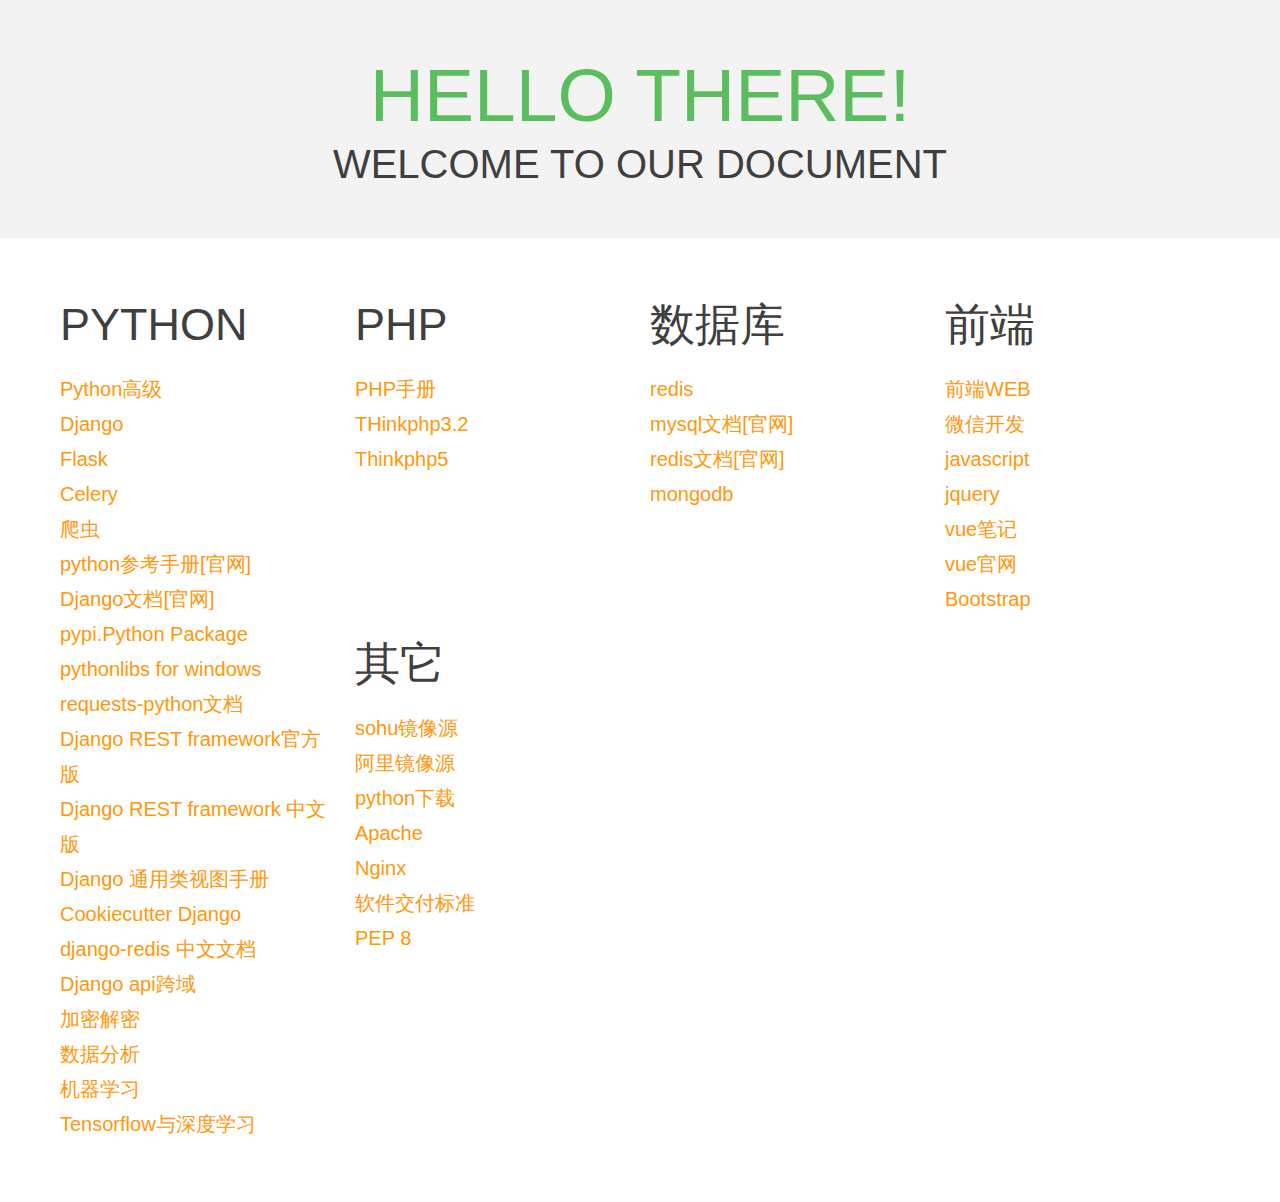
<file: index.html>
<!DOCTYPE html>
<!--[if lt IE 7 ]><html class="ie ie6" lang="en"> <![endif]-->
<!--[if IE 7 ]><html class="ie ie7" lang="en"> <![endif]-->
<!--[if IE 8 ]><html class="ie ie8" lang="en"> <![endif]-->
<!--[if (gte IE 9)|!(IE)]><!--><html lang="en"> <!--<![endif]-->
<head>

    <!-- Basic Page Needs
  ================================================== -->
	<meta charset="utf-8">
	<title>开发文档</title>
	<meta name="description" content="最全面的python,django,flask,redis,celery相关开发文档,想要的这里统统都有">
	<meta name="author" content="最全面的python,django,flask,redis,celery相关开发文档,想要的这里统统都有">
	
    <!-- Mobile Specific Metas
  ================================================== -->
	<meta name="viewport" content="width=device-width, initial-scale=1, maximum-scale=1">
    
    <!-- CSS
  ================================================== -->
  	<link rel="stylesheet" href="css/zerogrid.css">
	<link rel="stylesheet" href="css/style.css">
	<link rel="stylesheet" href="css/responsiveslides.css">
	
	<!-- Custom Fonts -->
	<link href="font-awesome/css/font-awesome.min.css" rel="stylesheet" type="text/css">
	
	
	
	
	<!--[if lt IE 8]>
       <div style=' clear: both; text-align:center; position: relative;'>
         <a href="http://windows.microsoft.com/en-US/internet-explorer/products/ie/home?ocid=ie6_countdown_bannercode">
           <img src="http://storage.ie6countdown.com/assets/100/images/banners/warning_bar_0000_us.jpg" border="0" height="42" width="820" alt="You are using an outdated browser. For a faster, safer browsing experience, upgrade for free today." />
        </a>
      </div>
    <![endif]-->
    <!--[if lt IE 9]>
		<script src="js/html5.js"></script>
		<script src="js/css3-mediaqueries.js"></script>
	<![endif]-->
    
</head>
<body class="home-page">
<div class="wrap-body">

<section id="container">
	<div class="wrap-container">
		<!-----------------content-box-1-------------------->
		<section class="content-box boxstyle-2 box-1">
			<div class="zerogrid">
				<div class="row wrap-box t-center"><!--Start Box-->
					<h1>Hello There!</h1>
					<span>WELCOME TO OUR DOCUMENT</span>
				</div>
			</div>
		</section>
		

		<section class="content-box box-3">
			<div class="zerogrid">
				<div class="row wrap-box"><!--Start Box-->
					<div class="row">
						<div class="col-1-3">
							<div class="wrap-col wrapper">
								<h3>Python</h3>
								<ul>
                                    <li><a href="/python高级/">Python高级</a></li>
                                    <li><a href="/Django/index.html">Django</a></li>
                                    <li><a href="/flask/">Flask</a></li>
                                    <li><a href="/celery/">Celery</a></li>
                                    <li><a href="/爬虫课件/">爬虫</a></li>
                                    <li><a href="https://docs.python.org/zh-cn/3.6/c-api/index.html">python参考手册[官网]</a></li>
                                    <li><a href="https://docs.djangoproject.com/zh-hans/2.2/">Django文档[官网]</a></li>
                                    <li><a href="https://pypi.org/">pypi.Python Package</a></li>
                                    <li><a href="https://www.lfd.uci.edu/~gohlke/pythonlibs/">pythonlibs for windows</li>
                                    <li><a href="https://cn.python-requests.org/zh_CN/latest/user/intro.html#id2">requests-python文档</a></li>
                                    <li><a href="https://www.django-rest-framework.org/">Django REST framework官方版</a> </li>
                                    <li><a href="http://www.sinodocs.cn/">Django REST framework 中文版</a></li>
                                    <li><a href="http://ccbv.co.uk/">Django 通用类视图手册</a></li>
                                    <li><a href="https://cookiecutter-django.readthedocs.io/en/latest/">Cookiecutter Django</a></li>
                                    <li><a href="https://django-redis-chs.readthedocs.io/zh_CN/latest/">django-redis 中文文档</a></li>
                                    <li><a href="https://github.com/adamchainz/django-cors-headers">Django api跨域</a></li>
                                    <li><a href="https://itsdangerous.readthedocs.io/en/1.1.x/">加密解密</a></li>
                                    <li><a href="/数据分析/">数据分析</a></li>
                                    <li><a href="/机器学习/">机器学习</a></li>
                                    <li><a href="/Tensorflow与深度学习/">Tensorflow与深度学习</a></li>
                                    
                                </ul>
							</div>
						</div>
                        
                        						<div class="col-1-3">
							<div class="wrap-col wrapper">
								<h3>PHP</h3>
								<ul>
                                    <li><a href="https://www.php.net/manual/zh/index.php">PHP手册</a></li>
                                    <li><a href="http://document.thinkphp.cn/manual_3_2.html">THinkphp3.2</a></li>
                                    <li><a href="https://www.kancloud.cn/manual/thinkphp5/118003">Thinkphp5</a></li>                                    
                                </ul>
							</div>
						</div>
						<div class="col-1-3">
							<div class="wrap-col wrapper">
								<h3>数据库</h3>
                                <ul>
								    <li><a href="redis">redis</a></li>
                                    <li><a href="https://dev.mysql.com/doc/refman/5.6/en/">mysql文档[官网]</a></li>
                                    <li><a href="https://redis.io/documentation">redis文档[官网]</a></li>
                                    <li><a href="https://www.mongodb.org.cn/manual/">mongodb</a></li>
                                </ul>
							</div>
						</div>
						<div class="col-1-3">
							<div class="wrap-col wrapper">
								<h3>前端</h3>
								<ul>
                                    <li><a href="/前端课件/">前端WEB</a></li>
                                    <li><a href="/微信课件/">微信开发</a></li>
                                    <li><a href="https://www.w3school.com.cn/jsref/index.asp">javascript</a></li>   
                                    <li><a href="https://www.w3school.com.cn/jquery/jquery_reference.asp">jquery</a></li>  
                                    <li><a href="/vue/">vue笔记</a></li>
                                    <li><a href="https://cn.vuejs.org/v2/guide/">vue官网</a></li>
                                    <li><a href="https://v3.bootcss.com/">Bootstrap</a></li>
                                </ul>
							</div>
						</div>
                        <div class="col-1-3">
							<div class="wrap-col wrapper">
								<h3>其它</h3>
								<ul>
                                    <li><a href="http://mirrors.sohu.com">sohu镜像源</a></li>
                                    <li><a href="https://opsx.alibaba.com/mirror">阿里镜像源</a></a>
                                    <li><a href="https://www.python.org/downloads/">python下载</a></li>
                                    <li><a href="http://httpd.apache.org/docs/2.4/zh-cn/">Apache</a></li>
                                    <li><a href="http://www.nginx.cn/doc/">Nginx</a></li>
                                    <li><a href="https://12factor.net/zh_cn/">软件交付标准</a></li>
                                    <li><a href="https://www.python.org/dev/peps/pep-0008/">PEP 8</a></li>
                                </ul>
							</div>
						</div>
					</div>
				</div>
			</div>
		</section>

		
		
	</div>
</section>

<!--////////////////////////////////////Footer-->

<div style = "display:none">
<script>
var _hmt = _hmt || [];
(function() {
  var hm = document.createElement("script");
  hm.src = "https://hm.baidu.com/hm.js?24b2c5638a6f0284846c79ab9a56518f";
  var s = document.getElementsByTagName("script")[0]; 
  s.parentNode.insertBefore(hm, s);
})();
</script></div>
	
	
</div>
</body></html>
</file>
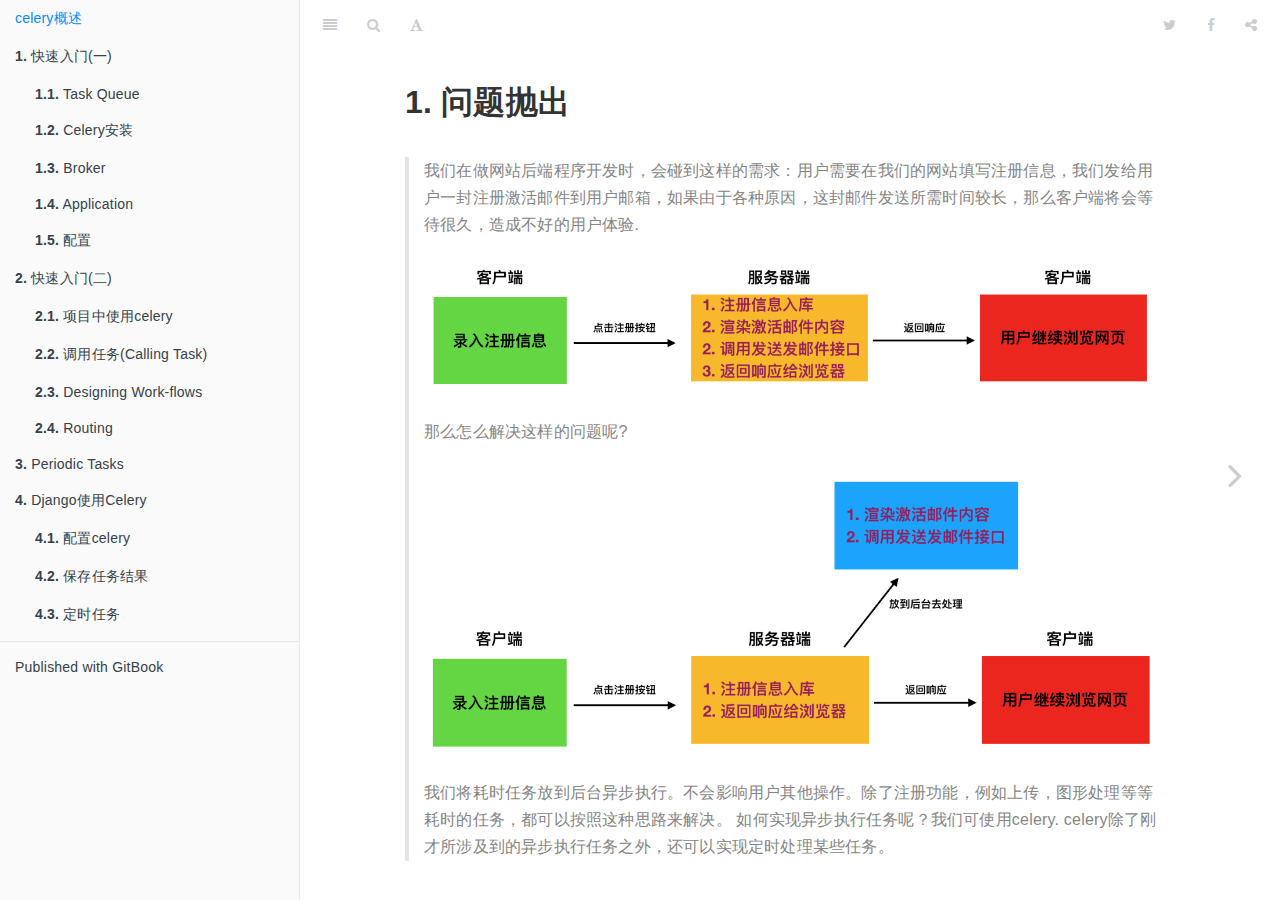
<file: celery/index.html>
<!DOCTYPE HTML>
<html lang="en" >
    
    <head>
        
        <meta charset="UTF-8">
        <meta http-equiv="X-UA-Compatible" content="IE=edge" />
        <title>celery概述 | 	问题抛出</title>
        <meta content="text/html; charset=utf-8" http-equiv="Content-Type">
        <meta name="description" content="我们在做网站后端程序开发时，会碰到这样的需求：用户需要在我们的网站填写注册信息，我们发给用户一封注册激活邮件到用户邮箱，如果由于各种原因，这封邮件发送所需时间较长，那么客户端将会等待很久，造成不好的用户体验.">
        <meta name="generator" content="GitBook 2.6.7">
        
        
        <meta name="HandheldFriendly" content="true"/>
        <meta name="viewport" content="width=device-width, initial-scale=1, user-scalable=no">
        <meta name="apple-mobile-web-app-capable" content="yes">
        <meta name="apple-mobile-web-app-status-bar-style" content="black">
        <link rel="apple-touch-icon-precomposed" sizes="152x152" href="gitbook/images/apple-touch-icon-precomposed-152.png">
        <link rel="shortcut icon" href="gitbook/images/favicon.ico" type="image/x-icon">
        
    <link rel="stylesheet" href="gitbook/style.css">
    
        
        <link rel="stylesheet" href="gitbook/plugins/gitbook-plugin-highlight/website.css">
        
    
        
        <link rel="stylesheet" href="gitbook/plugins/gitbook-plugin-search/search.css">
        
    
        
        <link rel="stylesheet" href="gitbook/plugins/gitbook-plugin-fontsettings/website.css">
        
    
    

        
    
    
    <link rel="next" href="./chapter1/chapter1.html" />
    
    

        
    </head>
    <body>
        
        
    <div class="book"
        data-level="0"
        data-chapter-title="celery概述"
        data-filepath="README.md"
        data-basepath="."
        data-revision="Thu Oct 12 2017 12:13:50 GMT+0800 (CST)"
        data-innerlanguage="">
    

<div class="book-summary">
    <nav role="navigation">
        <ul class="summary">
            
            
            
            

            

            
    
        <li class="chapter active" data-level="0" data-path="index.html">
            
                
                    <a href="./index.html">
                
                        <i class="fa fa-check"></i>
                        
                        celery概述
                    </a>
            
            
        </li>
    
        <li class="chapter " data-level="1" data-path="chapter1/chapter1.html">
            
                
                    <a href="./chapter1/chapter1.html">
                
                        <i class="fa fa-check"></i>
                        
                            <b>1.</b>
                        
                        快速入门(一)
                    </a>
            
            
            <ul class="articles">
                
    
        <li class="chapter " data-level="1.1" data-path="chapter1/content1.html">
            
                
                    <a href="./chapter1/content1.html">
                
                        <i class="fa fa-check"></i>
                        
                            <b>1.1.</b>
                        
                        Task Queue
                    </a>
            
            
        </li>
    
        <li class="chapter " data-level="1.2" data-path="chapter1/content2.html">
            
                
                    <a href="./chapter1/content2.html">
                
                        <i class="fa fa-check"></i>
                        
                            <b>1.2.</b>
                        
                        Celery安装
                    </a>
            
            
        </li>
    
        <li class="chapter " data-level="1.3" data-path="chapter1/content3.html">
            
                
                    <a href="./chapter1/content3.html">
                
                        <i class="fa fa-check"></i>
                        
                            <b>1.3.</b>
                        
                        Broker
                    </a>
            
            
        </li>
    
        <li class="chapter " data-level="1.4" data-path="chapter1/content4.html">
            
                
                    <a href="./chapter1/content4.html">
                
                        <i class="fa fa-check"></i>
                        
                            <b>1.4.</b>
                        
                        Application
                    </a>
            
            
        </li>
    
        <li class="chapter " data-level="1.5" data-path="chapter1/content5.html">
            
                
                    <a href="./chapter1/content5.html">
                
                        <i class="fa fa-check"></i>
                        
                            <b>1.5.</b>
                        
                        配置
                    </a>
            
            
        </li>
    

            </ul>
            
        </li>
    
        <li class="chapter " data-level="2" data-path="chapter2/chapter2.html">
            
                
                    <a href="./chapter2/chapter2.html">
                
                        <i class="fa fa-check"></i>
                        
                            <b>2.</b>
                        
                        快速入门(二)
                    </a>
            
            
            <ul class="articles">
                
    
        <li class="chapter " data-level="2.1" data-path="chapter2/content1.html">
            
                
                    <a href="./chapter2/content1.html">
                
                        <i class="fa fa-check"></i>
                        
                            <b>2.1.</b>
                        
                        项目中使用celery
                    </a>
            
            
        </li>
    
        <li class="chapter " data-level="2.2" data-path="chapter2/content2.html">
            
                
                    <a href="./chapter2/content2.html">
                
                        <i class="fa fa-check"></i>
                        
                            <b>2.2.</b>
                        
                        调用任务(Calling Task)
                    </a>
            
            
        </li>
    
        <li class="chapter " data-level="2.3" data-path="chapter2/content4.html">
            
                
                    <a href="./chapter2/content4.html">
                
                        <i class="fa fa-check"></i>
                        
                            <b>2.3.</b>
                        
                        Designing Work-flows
                    </a>
            
            
        </li>
    
        <li class="chapter " data-level="2.4" data-path="chapter2/content3.html">
            
                
                    <a href="./chapter2/content3.html">
                
                        <i class="fa fa-check"></i>
                        
                            <b>2.4.</b>
                        
                        Routing
                    </a>
            
            
        </li>
    

            </ul>
            
        </li>
    
        <li class="chapter " data-level="3" data-path="chapter3/chapter3.html">
            
                
                    <a href="./chapter3/chapter3.html">
                
                        <i class="fa fa-check"></i>
                        
                            <b>3.</b>
                        
                        Periodic Tasks
                    </a>
            
            
        </li>
    
        <li class="chapter " data-level="4" data-path="chapter4/chapter4.html">
            
                
                    <a href="./chapter4/chapter4.html">
                
                        <i class="fa fa-check"></i>
                        
                            <b>4.</b>
                        
                        Django使用Celery
                    </a>
            
            
            <ul class="articles">
                
    
        <li class="chapter " data-level="4.1" data-path="chapter4/content1.html">
            
                
                    <a href="./chapter4/content1.html">
                
                        <i class="fa fa-check"></i>
                        
                            <b>4.1.</b>
                        
                        配置celery
                    </a>
            
            
        </li>
    
        <li class="chapter " data-level="4.2" data-path="chapter4/content2.html">
            
                
                    <a href="./chapter4/content2.html">
                
                        <i class="fa fa-check"></i>
                        
                            <b>4.2.</b>
                        
                        保存任务结果
                    </a>
            
            
        </li>
    
        <li class="chapter " data-level="4.3" data-path="chapter4/content3.html">
            
                
                    <a href="./chapter4/content3.html">
                
                        <i class="fa fa-check"></i>
                        
                            <b>4.3.</b>
                        
                        定时任务
                    </a>
            
            
        </li>
    

            </ul>
            
        </li>
    


            
            <li class="divider"></li>
            <li>
                <a href="https://www.gitbook.com" target="blank" class="gitbook-link">
                    Published with GitBook
                </a>
            </li>
            
        </ul>
    </nav>
</div>

    <div class="book-body">
        <div class="body-inner">
            <div class="book-header" role="navigation">
    <!-- Actions Left -->
    

    <!-- Title -->
    <h1>
        <i class="fa fa-circle-o-notch fa-spin"></i>
        <a href="./" >	问题抛出</a>
    </h1>
</div>

            <div class="page-wrapper" tabindex="-1" role="main">
                <div class="page-inner">
                
                
                    <section class="normal" id="section-">
                    
                        <h1 id="1-&#x95EE;&#x9898;&#x629B;&#x51FA;">1. &#x95EE;&#x9898;&#x629B;&#x51FA;</h1>
<blockquote>
<p>&#x6211;&#x4EEC;&#x5728;&#x505A;&#x7F51;&#x7AD9;&#x540E;&#x7AEF;&#x7A0B;&#x5E8F;&#x5F00;&#x53D1;&#x65F6;&#xFF0C;&#x4F1A;&#x78B0;&#x5230;&#x8FD9;&#x6837;&#x7684;&#x9700;&#x6C42;&#xFF1A;&#x7528;&#x6237;&#x9700;&#x8981;&#x5728;&#x6211;&#x4EEC;&#x7684;&#x7F51;&#x7AD9;&#x586B;&#x5199;&#x6CE8;&#x518C;&#x4FE1;&#x606F;&#xFF0C;&#x6211;&#x4EEC;&#x53D1;&#x7ED9;&#x7528;&#x6237;&#x4E00;&#x5C01;&#x6CE8;&#x518C;&#x6FC0;&#x6D3B;&#x90AE;&#x4EF6;&#x5230;&#x7528;&#x6237;&#x90AE;&#x7BB1;&#xFF0C;&#x5982;&#x679C;&#x7531;&#x4E8E;&#x5404;&#x79CD;&#x539F;&#x56E0;&#xFF0C;&#x8FD9;&#x5C01;&#x90AE;&#x4EF6;&#x53D1;&#x9001;&#x6240;&#x9700;&#x65F6;&#x95F4;&#x8F83;&#x957F;&#xFF0C;&#x90A3;&#x4E48;&#x5BA2;&#x6237;&#x7AEF;&#x5C06;&#x4F1A;&#x7B49;&#x5F85;&#x5F88;&#x4E45;&#xFF0C;&#x9020;&#x6210;&#x4E0D;&#x597D;&#x7684;&#x7528;&#x6237;&#x4F53;&#x9A8C;.</p>
<p><img src="assets/a.png" alt=""></p>
<p>&#x90A3;&#x4E48;&#x600E;&#x4E48;&#x89E3;&#x51B3;&#x8FD9;&#x6837;&#x7684;&#x95EE;&#x9898;&#x5462;?</p>
<p><img src="assets/1.png" alt=""></p>
<p>&#x6211;&#x4EEC;&#x5C06;&#x8017;&#x65F6;&#x4EFB;&#x52A1;&#x653E;&#x5230;&#x540E;&#x53F0;&#x5F02;&#x6B65;&#x6267;&#x884C;&#x3002;&#x4E0D;&#x4F1A;&#x5F71;&#x54CD;&#x7528;&#x6237;&#x5176;&#x4ED6;&#x64CD;&#x4F5C;&#x3002;&#x9664;&#x4E86;&#x6CE8;&#x518C;&#x529F;&#x80FD;&#xFF0C;&#x4F8B;&#x5982;&#x4E0A;&#x4F20;&#xFF0C;&#x56FE;&#x5F62;&#x5904;&#x7406;&#x7B49;&#x7B49;&#x8017;&#x65F6;&#x7684;&#x4EFB;&#x52A1;&#xFF0C;&#x90FD;&#x53EF;&#x4EE5;&#x6309;&#x7167;&#x8FD9;&#x79CD;&#x601D;&#x8DEF;&#x6765;&#x89E3;&#x51B3;&#x3002;
&#x5982;&#x4F55;&#x5B9E;&#x73B0;&#x5F02;&#x6B65;&#x6267;&#x884C;&#x4EFB;&#x52A1;&#x5462;&#xFF1F;&#x6211;&#x4EEC;&#x53EF;&#x4F7F;&#x7528;celery. celery&#x9664;&#x4E86;&#x521A;&#x624D;&#x6240;&#x6D89;&#x53CA;&#x5230;&#x7684;&#x5F02;&#x6B65;&#x6267;&#x884C;&#x4EFB;&#x52A1;&#x4E4B;&#x5916;&#xFF0C;&#x8FD8;&#x53EF;&#x4EE5;&#x5B9E;&#x73B0;&#x5B9A;&#x65F6;&#x5904;&#x7406;&#x67D0;&#x4E9B;&#x4EFB;&#x52A1;&#x3002;</p>
</blockquote>
<h1 id="celery&#x4ECB;&#x7ECD;">celery&#x4ECB;&#x7ECD;</h1>
<blockquote>
<p>Celery&#x662F;&#x4E00;&#x4E2A;&#x529F;&#x80FD;&#x5B8C;&#x5907;&#x5373;&#x63D2;&#x5373;&#x7528;&#x7684;&#x4EFB;&#x52A1;&#x961F;&#x5217;&#x3002;&#x5B83;&#x4F7F;&#x5F97;&#x6211;&#x4EEC;&#x4E0D;&#x9700;&#x8981;&#x8003;&#x8651;&#x590D;&#x6742;&#x7684;&#x95EE;&#x9898;&#xFF0C;&#x4F7F;&#x7528;&#x975E;&#x5E38;&#x7B80;&#x5355;&#x3002;celery&#x770B;&#x8D77;&#x6765;&#x4F3C;&#x4E4E;&#x5F88;&#x5E9E;&#x5927;&#xFF0C;&#x672C;&#x7AE0;&#x8282;&#x6211;&#x4EEC;&#x5148;&#x5BF9;&#x5176;&#x8FDB;&#x884C;&#x7B80;&#x5355;&#x7684;&#x4E86;&#x89E3;&#xFF0C;&#x7136;&#x540E;&#x518D;&#x53BB;&#x5B66;&#x4E60;&#x5176;&#x4ED6;&#x4E00;&#x4E9B;&#x9AD8;&#x7EA7;&#x7279;&#x6027;&#x3002;
celery&#x9002;&#x7528;&#x5F02;&#x6B65;&#x5904;&#x7406;&#x95EE;&#x9898;&#xFF0C;&#x5F53;&#x53D1;&#x9001;&#x90AE;&#x4EF6;&#x3001;&#x6216;&#x8005;&#x6587;&#x4EF6;&#x4E0A;&#x4F20;, &#x56FE;&#x50CF;&#x5904;&#x7406;&#x7B49;&#x7B49;&#x4E00;&#x4E9B;&#x6BD4;&#x8F83;&#x8017;&#x65F6;&#x7684;&#x64CD;&#x4F5C;&#xFF0C;&#x6211;&#x4EEC;&#x53EF;&#x5C06;&#x5176;&#x5F02;&#x6B65;&#x6267;&#x884C;&#xFF0C;&#x8FD9;&#x6837;&#x7528;&#x6237;&#x4E0D;&#x9700;&#x8981;&#x7B49;&#x5F85;&#x5F88;&#x4E45;&#xFF0C;&#x63D0;&#x9AD8;&#x7528;&#x6237;&#x4F53;&#x9A8C;&#x3002;
celery&#x7684;&#x7279;&#x70B9;&#x662F;&#xFF1A;</p>
<ul>
<li>&#x7B80;&#x5355;&#xFF0C;&#x6613;&#x4E8E;&#x4F7F;&#x7528;&#x548C;&#x7EF4;&#x62A4;&#xFF0C;&#x6709;&#x4E30;&#x5BCC;&#x7684;&#x6587;&#x6863;&#x3002;</li>
<li>&#x9AD8;&#x6548;&#xFF0C;&#x5355;&#x4E2A;celery&#x8FDB;&#x7A0B;&#x6BCF;&#x5206;&#x949F;&#x53EF;&#x4EE5;&#x5904;&#x7406;&#x6570;&#x767E;&#x4E07;&#x4E2A;&#x4EFB;&#x52A1;&#x3002;</li>
<li>&#x7075;&#x6D3B;&#xFF0C;celery&#x4E2D;&#x51E0;&#x4E4E;&#x6BCF;&#x4E2A;&#x90E8;&#x5206;&#x90FD;&#x53EF;&#x4EE5;&#x81EA;&#x5B9A;&#x4E49;&#x6269;&#x5C55;&#x3002;</li>
</ul>
<p>celery&#x975E;&#x5E38;&#x6613;&#x4E8E;&#x96C6;&#x6210;&#x5230;&#x4E00;&#x4E9B;web&#x5F00;&#x53D1;&#x6846;&#x67B6;&#x4E2D;.</p>
</blockquote>

                    
                    </section>
                
                
                </div>
            </div>
        </div>

        
        
        <a href="./chapter1/chapter1.html" class="navigation navigation-next navigation-unique" aria-label="Next page: 快速入门(一)"><i class="fa fa-angle-right"></i></a>
        
    </div>
</div>

        
<script src="gitbook/app.js"></script>

    
    <script src="gitbook/plugins/gitbook-plugin-search/lunr.min.js"></script>
    

    
    <script src="gitbook/plugins/gitbook-plugin-search/search.js"></script>
    

    
    <script src="gitbook/plugins/gitbook-plugin-sharing/buttons.js"></script>
    

    
    <script src="gitbook/plugins/gitbook-plugin-fontsettings/buttons.js"></script>
    

<script>
require(["gitbook"], function(gitbook) {
    var config = {"highlight":{},"search":{"maxIndexSize":1000000},"sharing":{"facebook":true,"twitter":true,"google":false,"weibo":false,"instapaper":false,"vk":false,"all":["facebook","google","twitter","weibo","instapaper"]},"fontsettings":{"theme":"white","family":"sans","size":2}};
    gitbook.start(config);
});
</script>

        
    </body>
    
</html>
</file>
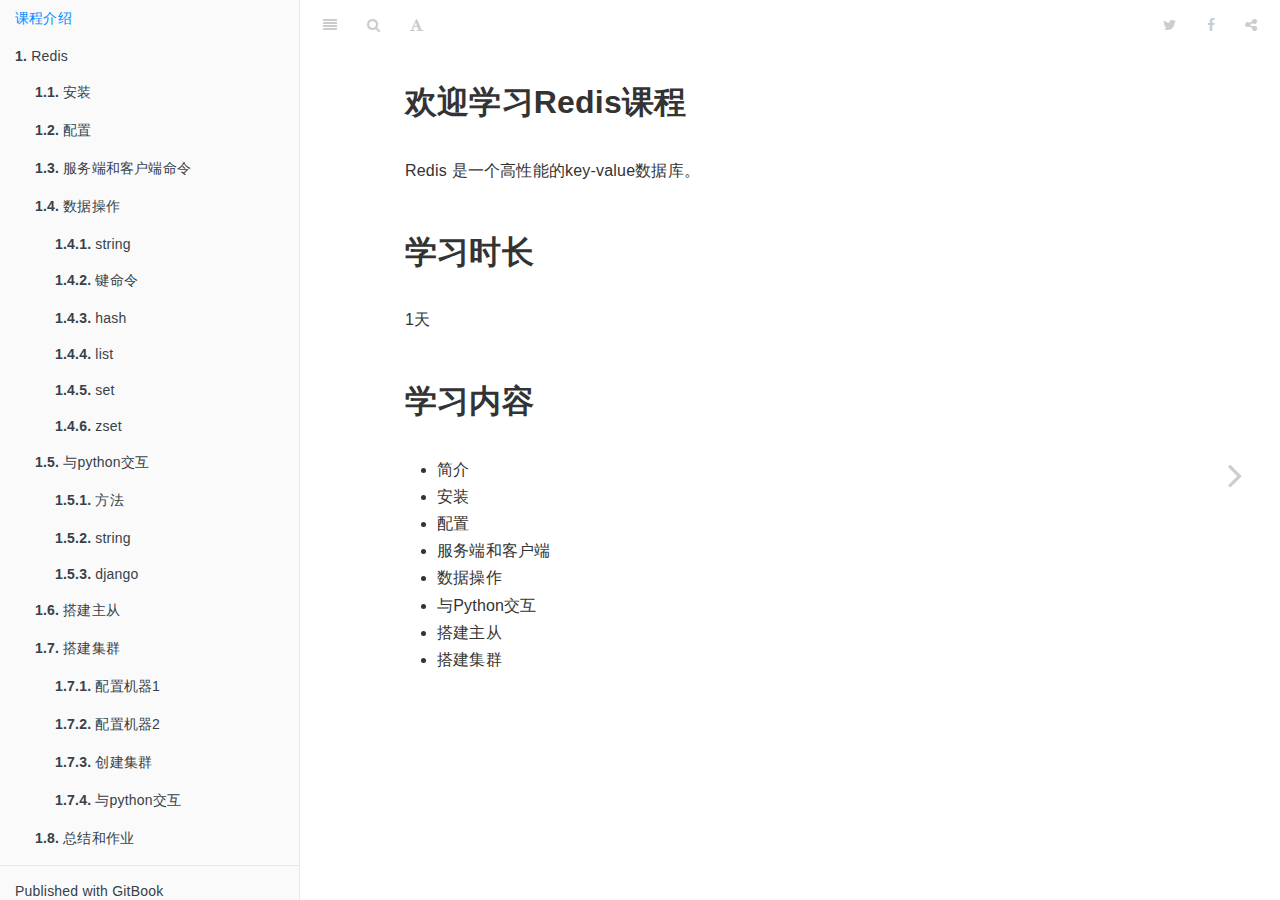
<file: redis/index.html>
<!DOCTYPE HTML>
<html lang="en" >
    
    <head>
        
        <meta charset="UTF-8">
        <meta http-equiv="X-UA-Compatible" content="IE=edge" />
        <title>课程介绍 | 欢迎学习Redis课程</title>
        <meta content="text/html; charset=utf-8" http-equiv="Content-Type">
        <meta name="description" content="Redis 是一个高性能的key-value数据库。">
        <meta name="generator" content="GitBook 2.6.7">
        
        
        <meta name="HandheldFriendly" content="true"/>
        <meta name="viewport" content="width=device-width, initial-scale=1, user-scalable=no">
        <meta name="apple-mobile-web-app-capable" content="yes">
        <meta name="apple-mobile-web-app-status-bar-style" content="black">
        <link rel="apple-touch-icon-precomposed" sizes="152x152" href="gitbook/images/apple-touch-icon-precomposed-152.png">
        <link rel="shortcut icon" href="gitbook/images/favicon.ico" type="image/x-icon">
        
    <link rel="stylesheet" href="gitbook/style.css">
    
        
        <link rel="stylesheet" href="gitbook/plugins/gitbook-plugin-highlight/website.css">
        
    
        
        <link rel="stylesheet" href="gitbook/plugins/gitbook-plugin-search/search.css">
        
    
        
        <link rel="stylesheet" href="gitbook/plugins/gitbook-plugin-fontsettings/website.css">
        
    
    

        
    
    
    <link rel="next" href="./part1/1.html" />
    
    

        
    </head>
    <body>
        
        
    <div class="book"
        data-level="0"
        data-chapter-title="课程介绍"
        data-filepath="README.md"
        data-basepath="."
        data-revision="Sun Nov 12 2017 15:19:08 GMT+0800 (CST)"
        data-innerlanguage="">
    

<div class="book-summary">
    <nav role="navigation">
        <ul class="summary">
            
            
            
            

            

            
    
        <li class="chapter active" data-level="0" data-path="index.html">
            
                
                    <a href="./index.html">
                
                        <i class="fa fa-check"></i>
                        
                        课程介绍
                    </a>
            
            
        </li>
    
        <li class="chapter " data-level="1" data-path="part1/1.html">
            
                
                    <a href="./part1/1.html">
                
                        <i class="fa fa-check"></i>
                        
                            <b>1.</b>
                        
                        Redis
                    </a>
            
            
            <ul class="articles">
                
    
        <li class="chapter " data-level="1.1" data-path="part1/2.html">
            
                
                    <a href="./part1/2.html">
                
                        <i class="fa fa-check"></i>
                        
                            <b>1.1.</b>
                        
                        安装
                    </a>
            
            
        </li>
    
        <li class="chapter " data-level="1.2" data-path="part1/3.html">
            
                
                    <a href="./part1/3.html">
                
                        <i class="fa fa-check"></i>
                        
                            <b>1.2.</b>
                        
                        配置
                    </a>
            
            
        </li>
    
        <li class="chapter " data-level="1.3" data-path="part1/4.html">
            
                
                    <a href="./part1/4.html">
                
                        <i class="fa fa-check"></i>
                        
                            <b>1.3.</b>
                        
                        服务端和客户端命令
                    </a>
            
            
        </li>
    
        <li class="chapter " data-level="1.4" data-path="part1/5.html">
            
                
                    <a href="./part1/5.html">
                
                        <i class="fa fa-check"></i>
                        
                            <b>1.4.</b>
                        
                        数据操作
                    </a>
            
            
            <ul class="articles">
                
    
        <li class="chapter " data-level="1.4.1" data-path="part1/5_1.html">
            
                
                    <a href="./part1/5_1.html">
                
                        <i class="fa fa-check"></i>
                        
                            <b>1.4.1.</b>
                        
                        string
                    </a>
            
            
        </li>
    
        <li class="chapter " data-level="1.4.2" data-path="part1/5_2.html">
            
                
                    <a href="./part1/5_2.html">
                
                        <i class="fa fa-check"></i>
                        
                            <b>1.4.2.</b>
                        
                        键命令
                    </a>
            
            
        </li>
    
        <li class="chapter " data-level="1.4.3" data-path="part1/5_3.html">
            
                
                    <a href="./part1/5_3.html">
                
                        <i class="fa fa-check"></i>
                        
                            <b>1.4.3.</b>
                        
                        hash
                    </a>
            
            
        </li>
    
        <li class="chapter " data-level="1.4.4" data-path="part1/5_4.html">
            
                
                    <a href="./part1/5_4.html">
                
                        <i class="fa fa-check"></i>
                        
                            <b>1.4.4.</b>
                        
                        list
                    </a>
            
            
        </li>
    
        <li class="chapter " data-level="1.4.5" data-path="part1/5_5.html">
            
                
                    <a href="./part1/5_5.html">
                
                        <i class="fa fa-check"></i>
                        
                            <b>1.4.5.</b>
                        
                        set
                    </a>
            
            
        </li>
    
        <li class="chapter " data-level="1.4.6" data-path="part1/5_6.html">
            
                
                    <a href="./part1/5_6.html">
                
                        <i class="fa fa-check"></i>
                        
                            <b>1.4.6.</b>
                        
                        zset
                    </a>
            
            
        </li>
    

            </ul>
            
        </li>
    
        <li class="chapter " data-level="1.5" data-path="part1/6.html">
            
                
                    <a href="./part1/6.html">
                
                        <i class="fa fa-check"></i>
                        
                            <b>1.5.</b>
                        
                        与python交互
                    </a>
            
            
            <ul class="articles">
                
    
        <li class="chapter " data-level="1.5.1" data-path="part1/6_1.html">
            
                
                    <a href="./part1/6_1.html">
                
                        <i class="fa fa-check"></i>
                        
                            <b>1.5.1.</b>
                        
                        方法
                    </a>
            
            
        </li>
    
        <li class="chapter " data-level="1.5.2" data-path="part1/6_2.html">
            
                
                    <a href="./part1/6_2.html">
                
                        <i class="fa fa-check"></i>
                        
                            <b>1.5.2.</b>
                        
                        string
                    </a>
            
            
        </li>
    
        <li class="chapter " data-level="1.5.3" data-path="part1/6_3.html">
            
                
                    <a href="./part1/6_3.html">
                
                        <i class="fa fa-check"></i>
                        
                            <b>1.5.3.</b>
                        
                        django
                    </a>
            
            
        </li>
    

            </ul>
            
        </li>
    
        <li class="chapter " data-level="1.6" data-path="part1/7.html">
            
                
                    <a href="./part1/7.html">
                
                        <i class="fa fa-check"></i>
                        
                            <b>1.6.</b>
                        
                        搭建主从
                    </a>
            
            
        </li>
    
        <li class="chapter " data-level="1.7" data-path="part1/8.html">
            
                
                    <a href="./part1/8.html">
                
                        <i class="fa fa-check"></i>
                        
                            <b>1.7.</b>
                        
                        搭建集群
                    </a>
            
            
            <ul class="articles">
                
    
        <li class="chapter " data-level="1.7.1" data-path="part1/8_1.html">
            
                
                    <a href="./part1/8_1.html">
                
                        <i class="fa fa-check"></i>
                        
                            <b>1.7.1.</b>
                        
                        配置机器1
                    </a>
            
            
        </li>
    
        <li class="chapter " data-level="1.7.2" data-path="part1/8_2.html">
            
                
                    <a href="./part1/8_2.html">
                
                        <i class="fa fa-check"></i>
                        
                            <b>1.7.2.</b>
                        
                        配置机器2
                    </a>
            
            
        </li>
    
        <li class="chapter " data-level="1.7.3" data-path="part1/8_3.html">
            
                
                    <a href="./part1/8_3.html">
                
                        <i class="fa fa-check"></i>
                        
                            <b>1.7.3.</b>
                        
                        创建集群
                    </a>
            
            
        </li>
    
        <li class="chapter " data-level="1.7.4" data-path="part1/8_4.html">
            
                
                    <a href="./part1/8_4.html">
                
                        <i class="fa fa-check"></i>
                        
                            <b>1.7.4.</b>
                        
                        与python交互
                    </a>
            
            
        </li>
    

            </ul>
            
        </li>
    
        <li class="chapter " data-level="1.8" data-path="part1/9.html">
            
                
                    <a href="./part1/9.html">
                
                        <i class="fa fa-check"></i>
                        
                            <b>1.8.</b>
                        
                        总结和作业
                    </a>
            
            
        </li>
    

            </ul>
            
        </li>
    


            
            <li class="divider"></li>
            <li>
                <a href="https://www.gitbook.com" target="blank" class="gitbook-link">
                    Published with GitBook
                </a>
            </li>
            
        </ul>
    </nav>
</div>

    <div class="book-body">
        <div class="body-inner">
            <div class="book-header" role="navigation">
    <!-- Actions Left -->
    

    <!-- Title -->
    <h1>
        <i class="fa fa-circle-o-notch fa-spin"></i>
        <a href="./" >欢迎学习Redis课程</a>
    </h1>
</div>

            <div class="page-wrapper" tabindex="-1" role="main">
                <div class="page-inner">
                
                
                    <section class="normal" id="section-">
                    
                        <h1 id="&#x6B22;&#x8FCE;&#x5B66;&#x4E60;redis&#x8BFE;&#x7A0B;">&#x6B22;&#x8FCE;&#x5B66;&#x4E60;Redis&#x8BFE;&#x7A0B;</h1>
<p>Redis &#x662F;&#x4E00;&#x4E2A;&#x9AD8;&#x6027;&#x80FD;&#x7684;key-value&#x6570;&#x636E;&#x5E93;&#x3002;</p>
<h1 id="&#x5B66;&#x4E60;&#x65F6;&#x957F;">&#x5B66;&#x4E60;&#x65F6;&#x957F;</h1>
<p>1&#x5929;</p>
<h1 id="&#x5B66;&#x4E60;&#x5185;&#x5BB9;">&#x5B66;&#x4E60;&#x5185;&#x5BB9;</h1>
<ul>
<li>&#x7B80;&#x4ECB;</li>
<li>&#x5B89;&#x88C5;</li>
<li>&#x914D;&#x7F6E;</li>
<li>&#x670D;&#x52A1;&#x7AEF;&#x548C;&#x5BA2;&#x6237;&#x7AEF;</li>
<li>&#x6570;&#x636E;&#x64CD;&#x4F5C;</li>
<li>&#x4E0E;Python&#x4EA4;&#x4E92;</li>
<li>&#x642D;&#x5EFA;&#x4E3B;&#x4ECE;</li>
<li>&#x642D;&#x5EFA;&#x96C6;&#x7FA4;</li>
</ul>

                    
                    </section>
                
                
                </div>
            </div>
        </div>

        
        
        <a href="./part1/1.html" class="navigation navigation-next navigation-unique" aria-label="Next page: Redis"><i class="fa fa-angle-right"></i></a>
        
    </div>
</div>

        
<script src="gitbook/app.js"></script>

    
    <script src="gitbook/plugins/gitbook-plugin-search/lunr.min.js"></script>
    

    
    <script src="gitbook/plugins/gitbook-plugin-search/search.js"></script>
    

    
    <script src="gitbook/plugins/gitbook-plugin-sharing/buttons.js"></script>
    

    
    <script src="gitbook/plugins/gitbook-plugin-fontsettings/buttons.js"></script>
    

    
    <script src="gitbook/plugins/gitbook-plugin-livereload/plugin.js"></script>
    

<script>
require(["gitbook"], function(gitbook) {
    var config = {"highlight":{},"search":{"maxIndexSize":1000000},"sharing":{"facebook":true,"twitter":true,"google":false,"weibo":false,"instapaper":false,"vk":false,"all":["facebook","google","twitter","weibo","instapaper"]},"fontsettings":{"theme":"white","family":"sans","size":2},"livereload":{}};
    gitbook.start(config);
});
</script>

        
    </body>
    
</html>
</file>
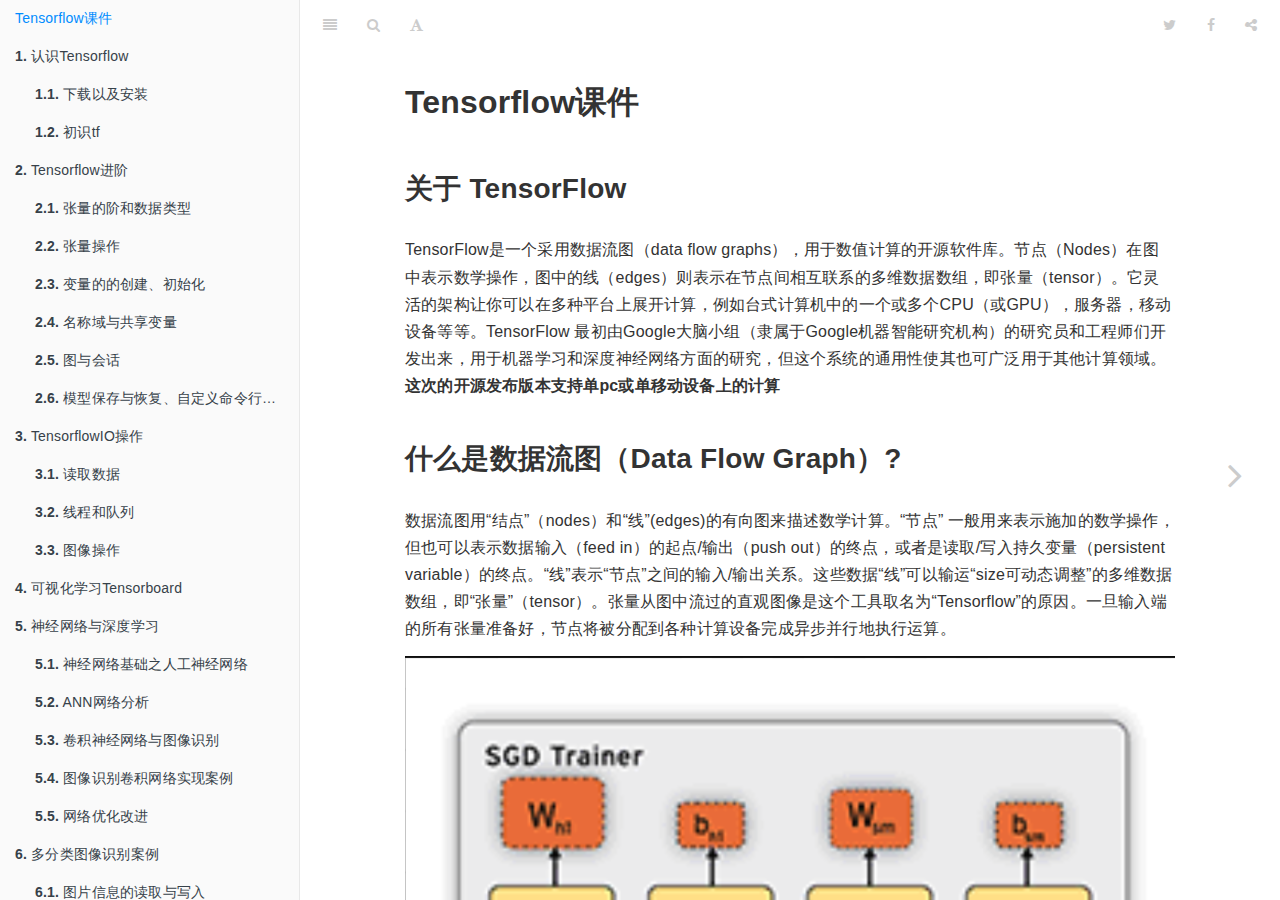
<file: Tensorflow与深度学习/index.html>
<!DOCTYPE HTML>
<html lang="en" >
    
    <head>
        
        <meta charset="UTF-8">
        <meta http-equiv="X-UA-Compatible" content="IE=edge" />
        <title>Tensorflow课件 | Tensorflow课件</title>
        <meta content="text/html; charset=utf-8" http-equiv="Content-Type">
        <meta name="description" content="TensorFlow是一个采用数据流图（data flow graphs），用于数值计算的开源软件库。节点（Nodes）在图中表示数学操作，图中的线（edges）则表示在节点间相互联系的多维数据数组，即张量（tensor）。它灵活的架构让你可以在多种平台上展开计算，例如台式计算机中的一个或多个CPU（或GPU），服务器，移动设备等等。TensorFlow 最初由Google大脑小组（隶属于Google机器智能研究机构）的研究员和工程师们开发出来，用于机器学习和深度神经网络方面的研究，但这个系统的通用性使其也可广泛用于其他计算领域。这次的开源发布版本支持单pc或单移动设备上的计算">
        <meta name="generator" content="GitBook 2.6.7">
        
        
        <meta name="HandheldFriendly" content="true"/>
        <meta name="viewport" content="width=device-width, initial-scale=1, user-scalable=no">
        <meta name="apple-mobile-web-app-capable" content="yes">
        <meta name="apple-mobile-web-app-status-bar-style" content="black">
        <link rel="apple-touch-icon-precomposed" sizes="152x152" href="gitbook/images/apple-touch-icon-precomposed-152.png">
        <link rel="shortcut icon" href="gitbook/images/favicon.ico" type="image/x-icon">
        
    <link rel="stylesheet" href="gitbook/style.css">
    
        
        <link rel="stylesheet" href="gitbook/plugins/gitbook-plugin-katex/katex.min.css">
        
    
        
        <link rel="stylesheet" href="gitbook/plugins/gitbook-plugin-highlight/website.css">
        
    
        
        <link rel="stylesheet" href="gitbook/plugins/gitbook-plugin-search/search.css">
        
    
        
        <link rel="stylesheet" href="gitbook/plugins/gitbook-plugin-fontsettings/website.css">
        
    
    

        
    
    
    <link rel="next" href="./chapter1/index.html" />
    
    

        
    </head>
    <body>
        
        
    <div class="book"
        data-level="0"
        data-chapter-title="Tensorflow课件"
        data-filepath="README.md"
        data-basepath="."
        data-revision="Sat Sep 02 2017 22:26:16 GMT+0800 (CST)"
        data-innerlanguage="">
    

<div class="book-summary">
    <nav role="navigation">
        <ul class="summary">
            
            
            
            

            

            
    
        <li class="chapter active" data-level="0" data-path="index.html">
            
                
                    <a href="./index.html">
                
                        <i class="fa fa-check"></i>
                        
                        Tensorflow课件
                    </a>
            
            
        </li>
    
        <li class="chapter " data-level="1" data-path="chapter1/index.html">
            
                
                    <a href="./chapter1/index.html">
                
                        <i class="fa fa-check"></i>
                        
                            <b>1.</b>
                        
                        认识Tensorflow
                    </a>
            
            
            <ul class="articles">
                
    
        <li class="chapter " data-level="1.1" data-path="chapter1/section1.html">
            
                
                    <a href="./chapter1/section1.html">
                
                        <i class="fa fa-check"></i>
                        
                            <b>1.1.</b>
                        
                        下载以及安装
                    </a>
            
            
        </li>
    
        <li class="chapter " data-level="1.2" data-path="chapter1/section2.html">
            
                
                    <a href="./chapter1/section2.html">
                
                        <i class="fa fa-check"></i>
                        
                            <b>1.2.</b>
                        
                        初识tf
                    </a>
            
            
        </li>
    

            </ul>
            
        </li>
    
        <li class="chapter " data-level="2" data-path="chapter2/index.html">
            
                
                    <a href="./chapter2/index.html">
                
                        <i class="fa fa-check"></i>
                        
                            <b>2.</b>
                        
                        Tensorflow进阶
                    </a>
            
            
            <ul class="articles">
                
    
        <li class="chapter " data-level="2.1" data-path="chapter2/section1.html">
            
                
                    <a href="./chapter2/section1.html">
                
                        <i class="fa fa-check"></i>
                        
                            <b>2.1.</b>
                        
                        张量的阶和数据类型
                    </a>
            
            
        </li>
    
        <li class="chapter " data-level="2.2" data-path="chapter2/section2.html">
            
                
                    <a href="./chapter2/section2.html">
                
                        <i class="fa fa-check"></i>
                        
                            <b>2.2.</b>
                        
                        张量操作
                    </a>
            
            
        </li>
    
        <li class="chapter " data-level="2.3" data-path="chapter2/section3.html">
            
                
                    <a href="./chapter2/section3.html">
                
                        <i class="fa fa-check"></i>
                        
                            <b>2.3.</b>
                        
                        变量的的创建、初始化
                    </a>
            
            
        </li>
    
        <li class="chapter " data-level="2.4" data-path="chapter2/section4.html">
            
                
                    <a href="./chapter2/section4.html">
                
                        <i class="fa fa-check"></i>
                        
                            <b>2.4.</b>
                        
                        名称域与共享变量
                    </a>
            
            
        </li>
    
        <li class="chapter " data-level="2.5" data-path="chapter2/section5.html">
            
                
                    <a href="./chapter2/section5.html">
                
                        <i class="fa fa-check"></i>
                        
                            <b>2.5.</b>
                        
                        图与会话
                    </a>
            
            
        </li>
    
        <li class="chapter " data-level="2.6" data-path="chapter2/section6.html">
            
                
                    <a href="./chapter2/section6.html">
                
                        <i class="fa fa-check"></i>
                        
                            <b>2.6.</b>
                        
                        模型保存与恢复、自定义命令行参数
                    </a>
            
            
        </li>
    

            </ul>
            
        </li>
    
        <li class="chapter " data-level="3" data-path="chapter3/index.html">
            
                
                    <a href="./chapter3/index.html">
                
                        <i class="fa fa-check"></i>
                        
                            <b>3.</b>
                        
                        TensorflowIO操作
                    </a>
            
            
            <ul class="articles">
                
    
        <li class="chapter " data-level="3.1" data-path="chapter3/section1.html">
            
                
                    <a href="./chapter3/section1.html">
                
                        <i class="fa fa-check"></i>
                        
                            <b>3.1.</b>
                        
                        读取数据
                    </a>
            
            
        </li>
    
        <li class="chapter " data-level="3.2" data-path="chapter3/section2.html">
            
                
                    <a href="./chapter3/section2.html">
                
                        <i class="fa fa-check"></i>
                        
                            <b>3.2.</b>
                        
                        线程和队列
                    </a>
            
            
        </li>
    
        <li class="chapter " data-level="3.3" data-path="chapter3/section3.html">
            
                
                    <a href="./chapter3/section3.html">
                
                        <i class="fa fa-check"></i>
                        
                            <b>3.3.</b>
                        
                        图像操作
                    </a>
            
            
        </li>
    

            </ul>
            
        </li>
    
        <li class="chapter " data-level="4" data-path="chapter4/index.html">
            
                
                    <a href="./chapter4/index.html">
                
                        <i class="fa fa-check"></i>
                        
                            <b>4.</b>
                        
                        可视化学习Tensorboard
                    </a>
            
            
        </li>
    
        <li class="chapter " data-level="5" data-path="chapter5/index.html">
            
                
                    <a href="./chapter5/index.html">
                
                        <i class="fa fa-check"></i>
                        
                            <b>5.</b>
                        
                        神经网络与深度学习
                    </a>
            
            
            <ul class="articles">
                
    
        <li class="chapter " data-level="5.1" data-path="chapter5/section1.html">
            
                
                    <a href="./chapter5/section1.html">
                
                        <i class="fa fa-check"></i>
                        
                            <b>5.1.</b>
                        
                        神经网络基础之人工神经网络
                    </a>
            
            
        </li>
    
        <li class="chapter " data-level="5.2" data-path="chapter5/section2.html">
            
                
                    <a href="./chapter5/section2.html">
                
                        <i class="fa fa-check"></i>
                        
                            <b>5.2.</b>
                        
                        ANN网络分析
                    </a>
            
            
        </li>
    
        <li class="chapter " data-level="5.3" data-path="chapter5/section3.html">
            
                
                    <a href="./chapter5/section3.html">
                
                        <i class="fa fa-check"></i>
                        
                            <b>5.3.</b>
                        
                        卷积神经网络与图像识别
                    </a>
            
            
        </li>
    
        <li class="chapter " data-level="5.4" data-path="chapter5/section4.html">
            
                
                    <a href="./chapter5/section4.html">
                
                        <i class="fa fa-check"></i>
                        
                            <b>5.4.</b>
                        
                        图像识别卷积网络实现案例
                    </a>
            
            
        </li>
    
        <li class="chapter " data-level="5.5" data-path="chapter5/section5.html">
            
                
                    <a href="./chapter5/section5.html">
                
                        <i class="fa fa-check"></i>
                        
                            <b>5.5.</b>
                        
                        网络优化改进
                    </a>
            
            
        </li>
    

            </ul>
            
        </li>
    
        <li class="chapter " data-level="6" data-path="chapter6/index.html">
            
                
                    <a href="./chapter6/index.html">
                
                        <i class="fa fa-check"></i>
                        
                            <b>6.</b>
                        
                        多分类图像识别案例
                    </a>
            
            
            <ul class="articles">
                
    
        <li class="chapter " data-level="6.1" data-path="chapter6/section1.html">
            
                
                    <a href="./chapter6/section1.html">
                
                        <i class="fa fa-check"></i>
                        
                            <b>6.1.</b>
                        
                        图片信息的读取与写入
                    </a>
            
            
        </li>
    
        <li class="chapter " data-level="6.2" data-path="chapter6/section2.html">
            
                
                    <a href="./chapter6/section2.html">
                
                        <i class="fa fa-check"></i>
                        
                            <b>6.2.</b>
                        
                        模型接口建立
                    </a>
            
            
        </li>
    
        <li class="chapter " data-level="6.3" data-path="chapter6/section3.html">
            
                
                    <a href="./chapter6/section3.html">
                
                        <i class="fa fa-check"></i>
                        
                            <b>6.3.</b>
                        
                        训练以及高级会话函数
                    </a>
            
            
        </li>
    

            </ul>
            
        </li>
    
        <li class="chapter " data-level="7" data-path="chapter7/index.html">
            
                
                    <a href="./chapter7/index.html">
                
                        <i class="fa fa-check"></i>
                        
                            <b>7.</b>
                        
                        分布式Tensorflow
                    </a>
            
            
            <ul class="articles">
                
    
        <li class="chapter " data-level="7.1" data-path="chapter7/section1.html">
            
                
                    <a href="./chapter7/section1.html">
                
                        <i class="fa fa-check"></i>
                        
                            <b>7.1.</b>
                        
                        分布式接口
                    </a>
            
            
        </li>
    
        <li class="chapter " data-level="7.2" data-path="chapter7/section2.html">
            
                
                    <a href="./chapter7/section2.html">
                
                        <i class="fa fa-check"></i>
                        
                            <b>7.2.</b>
                        
                        图片识别分布式案例改进
                    </a>
            
            
        </li>
    

            </ul>
            
        </li>
    


            
            <li class="divider"></li>
            <li>
                <a href="https://www.gitbook.com" target="blank" class="gitbook-link">
                    Published with GitBook
                </a>
            </li>
            
        </ul>
    </nav>
</div>

    <div class="book-body">
        <div class="body-inner">
            <div class="book-header" role="navigation">
    <!-- Actions Left -->
    

    <!-- Title -->
    <h1>
        <i class="fa fa-circle-o-notch fa-spin"></i>
        <a href="./" >Tensorflow课件</a>
    </h1>
</div>

            <div class="page-wrapper" tabindex="-1" role="main">
                <div class="page-inner">
                
                
                    <section class="normal" id="section-">
                    
                        <h1 id="tensorflow&#x8BFE;&#x4EF6;">Tensorflow&#x8BFE;&#x4EF6;</h1>
<h2 id="&#x5173;&#x4E8E;-tensorflow">&#x5173;&#x4E8E; TensorFlow</h2>
<p>TensorFlow&#x662F;&#x4E00;&#x4E2A;&#x91C7;&#x7528;&#x6570;&#x636E;&#x6D41;&#x56FE;&#xFF08;data flow graphs&#xFF09;&#xFF0C;&#x7528;&#x4E8E;&#x6570;&#x503C;&#x8BA1;&#x7B97;&#x7684;&#x5F00;&#x6E90;&#x8F6F;&#x4EF6;&#x5E93;&#x3002;&#x8282;&#x70B9;&#xFF08;Nodes&#xFF09;&#x5728;&#x56FE;&#x4E2D;&#x8868;&#x793A;&#x6570;&#x5B66;&#x64CD;&#x4F5C;&#xFF0C;&#x56FE;&#x4E2D;&#x7684;&#x7EBF;&#xFF08;edges&#xFF09;&#x5219;&#x8868;&#x793A;&#x5728;&#x8282;&#x70B9;&#x95F4;&#x76F8;&#x4E92;&#x8054;&#x7CFB;&#x7684;&#x591A;&#x7EF4;&#x6570;&#x636E;&#x6570;&#x7EC4;&#xFF0C;&#x5373;&#x5F20;&#x91CF;&#xFF08;tensor&#xFF09;&#x3002;&#x5B83;&#x7075;&#x6D3B;&#x7684;&#x67B6;&#x6784;&#x8BA9;&#x4F60;&#x53EF;&#x4EE5;&#x5728;&#x591A;&#x79CD;&#x5E73;&#x53F0;&#x4E0A;&#x5C55;&#x5F00;&#x8BA1;&#x7B97;&#xFF0C;&#x4F8B;&#x5982;&#x53F0;&#x5F0F;&#x8BA1;&#x7B97;&#x673A;&#x4E2D;&#x7684;&#x4E00;&#x4E2A;&#x6216;&#x591A;&#x4E2A;CPU&#xFF08;&#x6216;GPU&#xFF09;&#xFF0C;&#x670D;&#x52A1;&#x5668;&#xFF0C;&#x79FB;&#x52A8;&#x8BBE;&#x5907;&#x7B49;&#x7B49;&#x3002;TensorFlow &#x6700;&#x521D;&#x7531;Google&#x5927;&#x8111;&#x5C0F;&#x7EC4;&#xFF08;&#x96B6;&#x5C5E;&#x4E8E;Google&#x673A;&#x5668;&#x667A;&#x80FD;&#x7814;&#x7A76;&#x673A;&#x6784;&#xFF09;&#x7684;&#x7814;&#x7A76;&#x5458;&#x548C;&#x5DE5;&#x7A0B;&#x5E08;&#x4EEC;&#x5F00;&#x53D1;&#x51FA;&#x6765;&#xFF0C;&#x7528;&#x4E8E;&#x673A;&#x5668;&#x5B66;&#x4E60;&#x548C;&#x6DF1;&#x5EA6;&#x795E;&#x7ECF;&#x7F51;&#x7EDC;&#x65B9;&#x9762;&#x7684;&#x7814;&#x7A76;&#xFF0C;&#x4F46;&#x8FD9;&#x4E2A;&#x7CFB;&#x7EDF;&#x7684;&#x901A;&#x7528;&#x6027;&#x4F7F;&#x5176;&#x4E5F;&#x53EF;&#x5E7F;&#x6CDB;&#x7528;&#x4E8E;&#x5176;&#x4ED6;&#x8BA1;&#x7B97;&#x9886;&#x57DF;&#x3002;<strong>&#x8FD9;&#x6B21;&#x7684;&#x5F00;&#x6E90;&#x53D1;&#x5E03;&#x7248;&#x672C;&#x652F;&#x6301;&#x5355;pc&#x6216;&#x5355;&#x79FB;&#x52A8;&#x8BBE;&#x5907;&#x4E0A;&#x7684;&#x8BA1;&#x7B97;</strong></p>
<h2 id="&#x4EC0;&#x4E48;&#x662F;&#x6570;&#x636E;&#x6D41;&#x56FE;&#xFF08;data-flow-graph&#xFF09;">&#x4EC0;&#x4E48;&#x662F;&#x6570;&#x636E;&#x6D41;&#x56FE;&#xFF08;Data Flow Graph&#xFF09;?</h2>
<p>&#x6570;&#x636E;&#x6D41;&#x56FE;&#x7528;&#x201C;&#x7ED3;&#x70B9;&#x201D;&#xFF08;nodes&#xFF09;&#x548C;&#x201C;&#x7EBF;&#x201D;(edges)&#x7684;&#x6709;&#x5411;&#x56FE;&#x6765;&#x63CF;&#x8FF0;&#x6570;&#x5B66;&#x8BA1;&#x7B97;&#x3002;&#x201C;&#x8282;&#x70B9;&#x201D; &#x4E00;&#x822C;&#x7528;&#x6765;&#x8868;&#x793A;&#x65BD;&#x52A0;&#x7684;&#x6570;&#x5B66;&#x64CD;&#x4F5C;&#xFF0C;&#x4F46;&#x4E5F;&#x53EF;&#x4EE5;&#x8868;&#x793A;&#x6570;&#x636E;&#x8F93;&#x5165;&#xFF08;feed in&#xFF09;&#x7684;&#x8D77;&#x70B9;/&#x8F93;&#x51FA;&#xFF08;push out&#xFF09;&#x7684;&#x7EC8;&#x70B9;&#xFF0C;&#x6216;&#x8005;&#x662F;&#x8BFB;&#x53D6;/&#x5199;&#x5165;&#x6301;&#x4E45;&#x53D8;&#x91CF;&#xFF08;persistent variable&#xFF09;&#x7684;&#x7EC8;&#x70B9;&#x3002;&#x201C;&#x7EBF;&#x201D;&#x8868;&#x793A;&#x201C;&#x8282;&#x70B9;&#x201D;&#x4E4B;&#x95F4;&#x7684;&#x8F93;&#x5165;/&#x8F93;&#x51FA;&#x5173;&#x7CFB;&#x3002;&#x8FD9;&#x4E9B;&#x6570;&#x636E;&#x201C;&#x7EBF;&#x201D;&#x53EF;&#x4EE5;&#x8F93;&#x8FD0;&#x201C;size&#x53EF;&#x52A8;&#x6001;&#x8C03;&#x6574;&#x201D;&#x7684;&#x591A;&#x7EF4;&#x6570;&#x636E;&#x6570;&#x7EC4;&#xFF0C;&#x5373;&#x201C;&#x5F20;&#x91CF;&#x201D;&#xFF08;tensor&#xFF09;&#x3002;&#x5F20;&#x91CF;&#x4ECE;&#x56FE;&#x4E2D;&#x6D41;&#x8FC7;&#x7684;&#x76F4;&#x89C2;&#x56FE;&#x50CF;&#x662F;&#x8FD9;&#x4E2A;&#x5DE5;&#x5177;&#x53D6;&#x540D;&#x4E3A;&#x201C;Tensorflow&#x201D;&#x7684;&#x539F;&#x56E0;&#x3002;&#x4E00;&#x65E6;&#x8F93;&#x5165;&#x7AEF;&#x7684;&#x6240;&#x6709;&#x5F20;&#x91CF;&#x51C6;&#x5907;&#x597D;&#xFF0C;&#x8282;&#x70B9;&#x5C06;&#x88AB;&#x5206;&#x914D;&#x5230;&#x5404;&#x79CD;&#x8BA1;&#x7B97;&#x8BBE;&#x5907;&#x5B8C;&#x6210;&#x5F02;&#x6B65;&#x5E76;&#x884C;&#x5730;&#x6267;&#x884C;&#x8FD0;&#x7B97;&#x3002;</p>
<p><img src="images/&#x6570;&#x636E;&#x6D41;&#x56FE;.png" alt="&#x6570;&#x636E;&#x6D41;&#x56FE;"></p>
<h2 id="tensorflow&#x7684;&#x7279;&#x5F81;">Tensorflow&#x7684;&#x7279;&#x5F81;</h2>
<ul>
<li>&#x9AD8;&#x5EA6;&#x7684;&#x7075;&#x6D3B;&#x6027;</li>
</ul>
<p>TensorFlow &#x4E0D;&#x662F;&#x4E00;&#x4E2A;&#x4E25;&#x683C;&#x7684;&#x201C;&#x795E;&#x7ECF;&#x7F51;&#x7EDC;&#x201D;&#x5E93;&#x3002;&#x53EA;&#x8981;&#x4F60;&#x53EF;&#x4EE5;&#x5C06;&#x4F60;&#x7684;&#x8BA1;&#x7B97;&#x8868;&#x793A;&#x4E3A;&#x4E00;&#x4E2A;&#x6570;&#x636E;&#x6D41;&#x56FE;&#xFF0C;&#x4F60;&#x5C31;&#x53EF;&#x4EE5;&#x4F7F;&#x7528;Tensorflow&#x3002;&#x4F60;&#x6765;&#x6784;&#x5EFA;&#x56FE;&#xFF0C;&#x63CF;&#x5199;&#x9A71;&#x52A8;&#x8BA1;&#x7B97;&#x7684;&#x5185;&#x90E8;&#x5FAA;&#x73AF;&#x3002;&#x6211;&#x4EEC;&#x63D0;&#x4F9B;&#x4E86;&#x6709;&#x7528;&#x7684;&#x5DE5;&#x5177;&#x6765;&#x5E2E;&#x52A9;&#x4F60;&#x7EC4;&#x88C5;&#x201C;&#x5B50;&#x56FE;&#x201D;&#xFF08;&#x5E38;&#x7528;&#x4E8E;&#x795E;&#x7ECF;&#x7F51;&#x7EDC;&#xFF09;&#xFF0C;&#x5F53;&#x7136;&#x7528;&#x6237;&#x4E5F;&#x53EF;&#x4EE5;&#x81EA;&#x5DF1;&#x5728;Tensorflow&#x57FA;&#x7840;&#x4E0A;&#x5199;&#x81EA;&#x5DF1;&#x7684;&#x201C;&#x4E0A;&#x5C42;&#x5E93;&#x201D;&#x3002;&#x5B9A;&#x4E49;&#x987A;&#x624B;&#x597D;&#x7528;&#x7684;&#x65B0;&#x590D;&#x5408;&#x64CD;&#x4F5C;&#x548C;&#x5199;&#x4E00;&#x4E2A;python&#x51FD;&#x6570;&#x4E00;&#x6837;&#x5BB9;&#x6613;&#xFF0C;&#x800C;&#x4E14;&#x4E5F;&#x4E0D;&#x7528;&#x62C5;&#x5FC3;&#x6027;&#x80FD;&#x635F;&#x8017;&#x3002;&#x5F53;&#x7136;&#x4E07;&#x4E00;&#x4F60;&#x53D1;&#x73B0;&#x627E;&#x4E0D;&#x5230;&#x60F3;&#x8981;&#x7684;&#x5E95;&#x5C42;&#x6570;&#x636E;&#x64CD;&#x4F5C;&#xFF0C;&#x4F60;&#x4E5F;&#x53EF;&#x4EE5;&#x81EA;&#x5DF1;&#x5199;&#x4E00;&#x70B9;c++&#x4EE3;&#x7801;&#x6765;&#x4E30;&#x5BCC;&#x5E95;&#x5C42;&#x7684;&#x64CD;&#x4F5C;&#x3002;</p>
<ul>
<li>&#x771F;&#x6B63;&#x7684;&#x53EF;&#x79FB;&#x690D;&#x6027;&#xFF08;Portability&#xFF09;</li>
</ul>
<p>Tensorflow &#x5728;CPU&#x548C;GPU&#x4E0A;&#x8FD0;&#x884C;&#xFF0C;&#x6BD4;&#x5982;&#x8BF4;&#x53EF;&#x4EE5;&#x8FD0;&#x884C;&#x5728;&#x53F0;&#x5F0F;&#x673A;&#x3001;&#x670D;&#x52A1;&#x5668;&#x3001;&#x624B;&#x673A;&#x79FB;&#x52A8;&#x8BBE;&#x5907;&#x7B49;&#x7B49;&#x3002;&#x60F3;&#x8981;&#x5728;&#x6CA1;&#x6709;&#x7279;&#x6B8A;&#x786C;&#x4EF6;&#x7684;&#x524D;&#x63D0;&#x4E0B;&#xFF0C;&#x5728;&#x4F60;&#x7684;&#x7B14;&#x8BB0;&#x672C;&#x4E0A;&#x8DD1;&#x4E00;&#x4E0B;&#x673A;&#x5668;&#x5B66;&#x4E60;&#x7684;&#x65B0;&#x60F3;&#x6CD5;&#xFF1F;Tensorflow&#x53EF;&#x4EE5;&#x529E;&#x5230;&#x8FD9;&#x70B9;&#x3002;&#x51C6;&#x5907;&#x5C06;&#x4F60;&#x7684;&#x8BAD;&#x7EC3;&#x6A21;&#x578B;&#x5728;&#x591A;&#x4E2A;CPU&#x4E0A;&#x89C4;&#x6A21;&#x5316;&#x8FD0;&#x7B97;&#xFF0C;&#x53C8;&#x4E0D;&#x60F3;&#x4FEE;&#x6539;&#x4EE3;&#x7801;&#xFF1F;Tensorflow&#x53EF;&#x4EE5;&#x529E;&#x5230;&#x8FD9;&#x70B9;&#x3002;&#x60F3;&#x8981;&#x5C06;&#x4F60;&#x7684;&#x8BAD;&#x7EC3;&#x597D;&#x7684;&#x6A21;&#x578B;&#x4F5C;&#x4E3A;&#x4EA7;&#x54C1;&#x7684;&#x4E00;&#x90E8;&#x5206;&#x7528;&#x5230;&#x624B;&#x673A;app&#x91CC;&#xFF1F;Tensorflow&#x53EF;&#x4EE5;&#x529E;&#x5230;&#x8FD9;&#x70B9;&#x3002;&#x4F60;&#x6539;&#x53D8;&#x4E3B;&#x610F;&#x4E86;&#xFF0C;&#x60F3;&#x8981;&#x5C06;&#x4F60;&#x7684;&#x6A21;&#x578B;&#x4F5C;&#x4E3A;&#x4E91;&#x7AEF;&#x670D;&#x52A1;&#x8FD0;&#x884C;&#x5728;&#x81EA;&#x5DF1;&#x7684;&#x670D;&#x52A1;&#x5668;&#x4E0A;&#xFF0C;&#x6216;&#x8005;&#x8FD0;&#x884C;&#x5728;Docker&#x5BB9;&#x5668;&#x91CC;&#xFF1F;Tensorfow&#x4E5F;&#x80FD;&#x529E;&#x5230;</p>
<ul>
<li>&#x591A;&#x8BED;&#x8A00;&#x652F;&#x6301;</li>
</ul>
<p>Tensorflow &#x6709;&#x4E00;&#x4E2A;&#x5408;&#x7406;&#x7684;c++&#x4F7F;&#x7528;&#x754C;&#x9762;&#xFF0C;&#x4E5F;&#x6709;&#x4E00;&#x4E2A;&#x6613;&#x7528;&#x7684;python&#x4F7F;&#x7528;&#x754C;&#x9762;&#x6765;&#x6784;&#x5EFA;&#x548C;&#x6267;&#x884C;&#x4F60;&#x7684;graphs&#x3002;&#x4F60;&#x53EF;&#x4EE5;&#x76F4;&#x63A5;&#x5199;python/c++&#x7A0B;&#x5E8F;&#xFF0C;&#x4E5F;&#x53EF;&#x4EE5;&#x7528;&#x4EA4;&#x4E92;&#x5F0F;&#x7684;ipython&#x754C;&#x9762;&#x6765;&#x7528;Tensorflow&#x5C1D;&#x8BD5;&#x4E9B;&#x60F3;&#x6CD5;&#xFF0C;&#x5B83;&#x53EF;&#x4EE5;&#x5E2E;&#x4F60;&#x5C06;&#x7B14;&#x8BB0;&#x3001;&#x4EE3;&#x7801;&#x3001;&#x53EF;&#x89C6;&#x5316;&#x7B49;&#x6709;&#x6761;&#x7406;&#x5730;&#x5F52;&#x7F6E;&#x597D;&#x3002;&#x5F53;&#x7136;&#x8FD9;&#x4EC5;&#x4EC5;&#x662F;&#x4E2A;&#x8D77;&#x70B9;&#x2014;&#x2014;&#x6211;&#x4EEC;&#x5E0C;&#x671B;&#x80FD;&#x9F13;&#x52B1;&#x4F60;&#x521B;&#x9020;&#x81EA;&#x5DF1;&#x6700;&#x559C;&#x6B22;&#x7684;&#x8BED;&#x8A00;&#x754C;&#x9762;&#xFF0C;&#x6BD4;&#x5982;Go&#xFF0C;Java&#xFF0C;Lua&#xFF0C;Javascript&#xFF0C;&#x6216;&#x8005;&#x662F;R</p>
<ul>
<li>&#x6027;&#x80FD;&#x6700;&#x4F18;&#x5316;</li>
</ul>
<p>&#x6BD4;&#x5982;&#x8BF4;&#x4F60;&#x53C8;&#x4E00;&#x4E2A;32&#x4E2A;CPU&#x5185;&#x6838;&#x3001;4&#x4E2A;GPU&#x663E;&#x5361;&#x7684;&#x5DE5;&#x4F5C;&#x7AD9;&#xFF0C;&#x60F3;&#x8981;&#x5C06;&#x4F60;&#x5DE5;&#x4F5C;&#x7AD9;&#x7684;&#x8BA1;&#x7B97;&#x6F5C;&#x80FD;&#x5168;&#x53D1;&#x6325;&#x51FA;&#x6765;&#xFF1F;&#x7531;&#x4E8E;Tensorflow &#x7ED9;&#x4E88;&#x4E86;&#x7EBF;&#x7A0B;&#x3001;&#x961F;&#x5217;&#x3001;&#x5F02;&#x6B65;&#x64CD;&#x4F5C;&#x7B49;&#x4EE5;&#x6700;&#x4F73;&#x7684;&#x652F;&#x6301;&#xFF0C;Tensorflow &#x8BA9;&#x4F60;&#x53EF;&#x4EE5;&#x5C06;&#x4F60;&#x624B;&#x8FB9;&#x786C;&#x4EF6;&#x7684;&#x8BA1;&#x7B97;&#x6F5C;&#x80FD;&#x5168;&#x90E8;&#x53D1;&#x6325;&#x51FA;&#x6765;&#x3002;&#x4F60;&#x53EF;&#x4EE5;&#x81EA;&#x7531;&#x5730;&#x5C06;Tensorflow&#x56FE;&#x4E2D;&#x7684;&#x8BA1;&#x7B97;&#x5143;&#x7D20;&#x5206;&#x914D;&#x5230;&#x4E0D;&#x540C;&#x8BBE;&#x5907;&#x4E0A;&#xFF0C;Tensorflow&#x53EF;&#x4EE5;&#x5E2E;&#x4F60;&#x7BA1;&#x7406;&#x597D;&#x8FD9;&#x4E9B;&#x4E0D;&#x540C;&#x526F;&#x672C;&#x3002;</p>

                    
                    </section>
                
                
                </div>
            </div>
        </div>

        
        
        <a href="./chapter1/index.html" class="navigation navigation-next navigation-unique" aria-label="Next page: 认识Tensorflow"><i class="fa fa-angle-right"></i></a>
        
    </div>
</div>

        
<script src="gitbook/app.js"></script>

    
    <script src="gitbook/plugins/gitbook-plugin-search/lunr.min.js"></script>
    

    
    <script src="gitbook/plugins/gitbook-plugin-search/search.js"></script>
    

    
    <script src="gitbook/plugins/gitbook-plugin-sharing/buttons.js"></script>
    

    
    <script src="gitbook/plugins/gitbook-plugin-fontsettings/buttons.js"></script>
    

<script>
require(["gitbook"], function(gitbook) {
    var config = {"katex":{},"highlight":{},"search":{"maxIndexSize":1000000},"sharing":{"facebook":true,"twitter":true,"google":false,"weibo":false,"instapaper":false,"vk":false,"all":["facebook","google","twitter","weibo","instapaper"]},"fontsettings":{"theme":"white","family":"sans","size":2}};
    gitbook.start(config);
});
</script>

        
    </body>
    
</html>
</file>
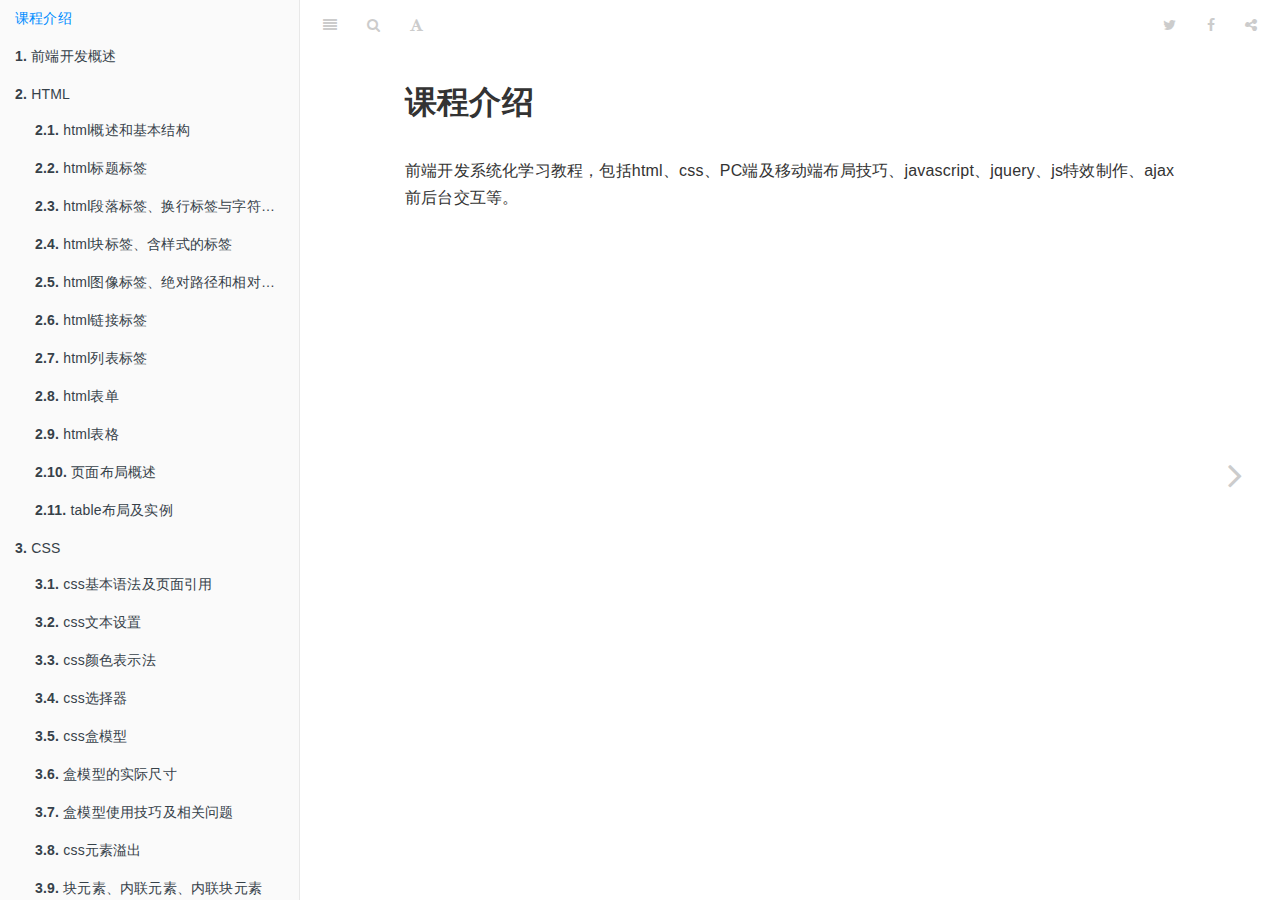
<file: 前端课件/index.html>
<!DOCTYPE HTML>
<html lang="en" >
    
    <head>
        
        <meta charset="UTF-8">
        <meta http-equiv="X-UA-Compatible" content="IE=edge" />
        <title>课程介绍 | 课程介绍</title>
        <meta content="text/html; charset=utf-8" http-equiv="Content-Type">
        <meta name="description" content="前端开发系统化学习教程，包括html、css、PC端及移动端布局技巧、javascript、jquery、js特效制作、ajax前后台交互等。">
        <meta name="generator" content="GitBook 2.6.7">
        
        
        <meta name="HandheldFriendly" content="true"/>
        <meta name="viewport" content="width=device-width, initial-scale=1, user-scalable=no">
        <meta name="apple-mobile-web-app-capable" content="yes">
        <meta name="apple-mobile-web-app-status-bar-style" content="black">
        <link rel="apple-touch-icon-precomposed" sizes="152x152" href="gitbook/images/apple-touch-icon-precomposed-152.png">
        <link rel="shortcut icon" href="gitbook/images/favicon.ico" type="image/x-icon">
        
    <link rel="stylesheet" href="gitbook/style.css">
    
        
        <link rel="stylesheet" href="gitbook/plugins/gitbook-plugin-highlight/website.css">
        
    
        
        <link rel="stylesheet" href="gitbook/plugins/gitbook-plugin-search/search.css">
        
    
        
        <link rel="stylesheet" href="gitbook/plugins/gitbook-plugin-fontsettings/website.css">
        
    
    

        
    
    
    <link rel="next" href="./01/mds/section00.html" />
    
    

        
    </head>
    <body>
        
        
    <div class="book"
        data-level="0"
        data-chapter-title="课程介绍"
        data-filepath="README.md"
        data-basepath="."
        data-revision="Fri May 05 2017 22:19:25 GMT+0800 (中国标准时间)"
        data-innerlanguage="">
    

<div class="book-summary">
    <nav role="navigation">
        <ul class="summary">
            
            
            
            

            

            
    
        <li class="chapter active" data-level="0" data-path="index.html">
            
                
                    <a href="./index.html">
                
                        <i class="fa fa-check"></i>
                        
                        课程介绍
                    </a>
            
            
        </li>
    
        <li class="chapter " data-level="1" data-path="01/mds/section00.html">
            
                
                    <a href="./01/mds/section00.html">
                
                        <i class="fa fa-check"></i>
                        
                            <b>1.</b>
                        
                        前端开发概述
                    </a>
            
            
        </li>
    
        <li class="chapter " data-level="2" data-path="01/index.html">
            
                
                    <a href="./01/index.html">
                
                        <i class="fa fa-check"></i>
                        
                            <b>2.</b>
                        
                        HTML
                    </a>
            
            
            <ul class="articles">
                
    
        <li class="chapter " data-level="2.1" data-path="01/mds/section01.html">
            
                
                    <a href="./01/mds/section01.html">
                
                        <i class="fa fa-check"></i>
                        
                            <b>2.1.</b>
                        
                        html概述和基本结构
                    </a>
            
            
        </li>
    
        <li class="chapter " data-level="2.2" data-path="01/mds/section02.html">
            
                
                    <a href="./01/mds/section02.html">
                
                        <i class="fa fa-check"></i>
                        
                            <b>2.2.</b>
                        
                        html标题标签
                    </a>
            
            
        </li>
    
        <li class="chapter " data-level="2.3" data-path="01/mds/section03.html">
            
                
                    <a href="./01/mds/section03.html">
                
                        <i class="fa fa-check"></i>
                        
                            <b>2.3.</b>
                        
                        html段落标签、换行标签与字符实体
                    </a>
            
            
        </li>
    
        <li class="chapter " data-level="2.4" data-path="01/mds/section04.html">
            
                
                    <a href="./01/mds/section04.html">
                
                        <i class="fa fa-check"></i>
                        
                            <b>2.4.</b>
                        
                        html块标签、含样式的标签
                    </a>
            
            
        </li>
    
        <li class="chapter " data-level="2.5" data-path="01/mds/section05.html">
            
                
                    <a href="./01/mds/section05.html">
                
                        <i class="fa fa-check"></i>
                        
                            <b>2.5.</b>
                        
                        html图像标签、绝对路径和相对路径
                    </a>
            
            
        </li>
    
        <li class="chapter " data-level="2.6" data-path="01/mds/section06.html">
            
                
                    <a href="./01/mds/section06.html">
                
                        <i class="fa fa-check"></i>
                        
                            <b>2.6.</b>
                        
                        html链接标签
                    </a>
            
            
        </li>
    
        <li class="chapter " data-level="2.7" data-path="01/mds/section07.html">
            
                
                    <a href="./01/mds/section07.html">
                
                        <i class="fa fa-check"></i>
                        
                            <b>2.7.</b>
                        
                        html列表标签
                    </a>
            
            
        </li>
    
        <li class="chapter " data-level="2.8" data-path="01/mds/section09.html">
            
                
                    <a href="./01/mds/section09.html">
                
                        <i class="fa fa-check"></i>
                        
                            <b>2.8.</b>
                        
                        html表单
                    </a>
            
            
        </li>
    
        <li class="chapter " data-level="2.9" data-path="01/mds/section08.html">
            
                
                    <a href="./01/mds/section08.html">
                
                        <i class="fa fa-check"></i>
                        
                            <b>2.9.</b>
                        
                        html表格
                    </a>
            
            
        </li>
    
        <li class="chapter " data-level="2.10" data-path="01/mds/section10.html">
            
                
                    <a href="./01/mds/section10.html">
                
                        <i class="fa fa-check"></i>
                        
                            <b>2.10.</b>
                        
                        页面布局概述
                    </a>
            
            
        </li>
    
        <li class="chapter " data-level="2.11" data-path="01/mds/section100.html">
            
                
                    <a href="./01/mds/section100.html">
                
                        <i class="fa fa-check"></i>
                        
                            <b>2.11.</b>
                        
                        table布局及实例
                    </a>
            
            
        </li>
    

            </ul>
            
        </li>
    
        <li class="chapter " data-level="3" data-path="02/index.html">
            
                
                    <a href="./02/index.html">
                
                        <i class="fa fa-check"></i>
                        
                            <b>3.</b>
                        
                        CSS
                    </a>
            
            
            <ul class="articles">
                
    
        <li class="chapter " data-level="3.1" data-path="01/mds/section12.html">
            
                
                    <a href="./01/mds/section12.html">
                
                        <i class="fa fa-check"></i>
                        
                            <b>3.1.</b>
                        
                        css基本语法及页面引用
                    </a>
            
            
        </li>
    
        <li class="chapter " data-level="3.2" data-path="01/mds/section13.html">
            
                
                    <a href="./01/mds/section13.html">
                
                        <i class="fa fa-check"></i>
                        
                            <b>3.2.</b>
                        
                        css文本设置
                    </a>
            
            
        </li>
    
        <li class="chapter " data-level="3.3" data-path="01/mds/section14.html">
            
                
                    <a href="./01/mds/section14.html">
                
                        <i class="fa fa-check"></i>
                        
                            <b>3.3.</b>
                        
                        css颜色表示法
                    </a>
            
            
        </li>
    
        <li class="chapter " data-level="3.4" data-path="02/mds/section003.html">
            
                
                    <a href="./02/mds/section003.html">
                
                        <i class="fa fa-check"></i>
                        
                            <b>3.4.</b>
                        
                        css选择器
                    </a>
            
            
        </li>
    
        <li class="chapter " data-level="3.5" data-path="02/mds/section01.html">
            
                
                    <a href="./02/mds/section01.html">
                
                        <i class="fa fa-check"></i>
                        
                            <b>3.5.</b>
                        
                        css盒模型
                    </a>
            
            
        </li>
    
        <li class="chapter " data-level="3.6" data-path="02/mds/section001.html">
            
                
                    <a href="./02/mds/section001.html">
                
                        <i class="fa fa-check"></i>
                        
                            <b>3.6.</b>
                        
                        盒模型的实际尺寸
                    </a>
            
            
        </li>
    
        <li class="chapter " data-level="3.7" data-path="02/mds/section002.html">
            
                
                    <a href="./02/mds/section002.html">
                
                        <i class="fa fa-check"></i>
                        
                            <b>3.7.</b>
                        
                        盒模型使用技巧及相关问题
                    </a>
            
            
        </li>
    
        <li class="chapter " data-level="3.8" data-path="02/mds/section004.html">
            
                
                    <a href="./02/mds/section004.html">
                
                        <i class="fa fa-check"></i>
                        
                            <b>3.8.</b>
                        
                        css元素溢出
                    </a>
            
            
        </li>
    
        <li class="chapter " data-level="3.9" data-path="02/mds/section02.html">
            
                
                    <a href="./02/mds/section02.html">
                
                        <i class="fa fa-check"></i>
                        
                            <b>3.9.</b>
                        
                        块元素、内联元素、内联块元素
                    </a>
            
            
        </li>
    
        <li class="chapter " data-level="3.10" data-path="02/mds/section03.html">
            
                
                    <a href="./02/mds/section03.html">
                
                        <i class="fa fa-check"></i>
                        
                            <b>3.10.</b>
                        
                        浮动
                    </a>
            
            
        </li>
    
        <li class="chapter " data-level="3.11" data-path="02/mds/section04.html">
            
                
                    <a href="./02/mds/section04.html">
                
                        <i class="fa fa-check"></i>
                        
                            <b>3.11.</b>
                        
                        定位
                    </a>
            
            
        </li>
    
        <li class="chapter " data-level="3.12" data-path="02/mds/section05.html">
            
                
                    <a href="./02/mds/section05.html">
                
                        <i class="fa fa-check"></i>
                        
                            <b>3.12.</b>
                        
                        background属性
                    </a>
            
            
        </li>
    
        <li class="chapter " data-level="3.13" data-path="02/mds/section06.html">
            
                
                    <a href="./02/mds/section06.html">
                
                        <i class="fa fa-check"></i>
                        
                            <b>3.13.</b>
                        
                        特征布局实例讲习
                    </a>
            
            
        </li>
    

            </ul>
            
        </li>
    
        <li class="chapter " data-level="4" data-path="03-04/index.html">
            
                
                    <a href="./03-04/index.html">
                
                        <i class="fa fa-check"></i>
                        
                            <b>4.</b>
                        
                        Photoshop
                    </a>
            
            
            <ul class="articles">
                
    
        <li class="chapter " data-level="4.1" data-path="03-04/mds/section01.html">
            
                
                    <a href="./03-04/mds/section01.html">
                
                        <i class="fa fa-check"></i>
                        
                            <b>4.1.</b>
                        
                        常用图片格式
                    </a>
            
            
        </li>
    
        <li class="chapter " data-level="4.2" data-path="03-04/mds/section02.html">
            
                
                    <a href="./03-04/mds/section02.html">
                
                        <i class="fa fa-check"></i>
                        
                            <b>4.2.</b>
                        
                        photoshop常用图片处理技巧
                    </a>
            
            
        </li>
    
        <li class="chapter " data-level="4.3" data-path="03-04/mds/section03.html">
            
                
                    <a href="./03-04/mds/section03.html">
                
                        <i class="fa fa-check"></i>
                        
                            <b>4.3.</b>
                        
                        ps效果图制作实例
                    </a>
            
            
        </li>
    
        <li class="chapter " data-level="4.4" data-path="05/mds/section02.html">
            
                
                    <a href="./05/mds/section02.html">
                
                        <i class="fa fa-check"></i>
                        
                            <b>4.4.</b>
                        
                        photoshop批量切图技巧
                    </a>
            
            
        </li>
    
        <li class="chapter " data-level="4.5" data-path="05/mds/section03.html">
            
                
                    <a href="./05/mds/section03.html">
                
                        <i class="fa fa-check"></i>
                        
                            <b>4.5.</b>
                        
                        Photoshop制作雪碧图技巧
                    </a>
            
            
        </li>
    

            </ul>
            
        </li>
    
        <li class="chapter " data-level="5" data-path="05/mds/section04.html">
            
                
                    <a href="./05/mds/section04.html">
                
                        <i class="fa fa-check"></i>
                        
                            <b>5.</b>
                        
                        前端页面开发流程
                    </a>
            
            
        </li>
    
        <li class="chapter " data-level="6" data-path="06-07/index.html">
            
                
                    <a href="./06-07/index.html">
                
                        <i class="fa fa-check"></i>
                        
                            <b>6.</b>
                        
                        HTML5与CSS3
                    </a>
            
            
            <ul class="articles">
                
    
        <li class="chapter " data-level="6.1" data-path="06-07/mds/section00.html">
            
                
                    <a href="./06-07/mds/section00.html">
                
                        <i class="fa fa-check"></i>
                        
                            <b>6.1.</b>
                        
                        CSS权重
                    </a>
            
            
        </li>
    
        <li class="chapter " data-level="6.2" data-path="06-07/mds/section01.html">
            
                
                    <a href="./06-07/mds/section01.html">
                
                        <i class="fa fa-check"></i>
                        
                            <b>6.2.</b>
                        
                        CSS3新增选择器
                    </a>
            
            
        </li>
    
        <li class="chapter " data-level="6.3" data-path="06-07/mds/section02.html">
            
                
                    <a href="./06-07/mds/section02.html">
                
                        <i class="fa fa-check"></i>
                        
                            <b>6.3.</b>
                        
                        CSS3圆角、rgba
                    </a>
            
            
        </li>
    
        <li class="chapter " data-level="6.4" data-path="06-07/mds/section03.html">
            
                
                    <a href="./06-07/mds/section03.html">
                
                        <i class="fa fa-check"></i>
                        
                            <b>6.4.</b>
                        
                        CSS3 transition动画
                    </a>
            
            
        </li>
    
        <li class="chapter " data-level="6.5" data-path="06-07/mds/section04.html">
            
                
                    <a href="./06-07/mds/section04.html">
                
                        <i class="fa fa-check"></i>
                        
                            <b>6.5.</b>
                        
                        CSS3 transform变换
                    </a>
            
            
        </li>
    
        <li class="chapter " data-level="6.6" data-path="06-07/mds/section05.html">
            
                
                    <a href="./06-07/mds/section05.html">
                
                        <i class="fa fa-check"></i>
                        
                            <b>6.6.</b>
                        
                        CSS3 animation动画
                    </a>
            
            
        </li>
    
        <li class="chapter " data-level="6.7" data-path="08/mds/section03.html">
            
                
                    <a href="./08/mds/section03.html">
                
                        <i class="fa fa-check"></i>
                        
                            <b>6.7.</b>
                        
                        CSS3浏览器前缀
                    </a>
            
            
        </li>
    
        <li class="chapter " data-level="6.8" data-path="08/mds/section00.html">
            
                
                    <a href="./08/mds/section00.html">
                
                        <i class="fa fa-check"></i>
                        
                            <b>6.8.</b>
                        
                        HTML5新增标签
                    </a>
            
            
        </li>
    
        <li class="chapter " data-level="6.9" data-path="08/mds/section01.html">
            
                
                    <a href="./08/mds/section01.html">
                
                        <i class="fa fa-check"></i>
                        
                            <b>6.9.</b>
                        
                        HTML5 新增表单控件
                    </a>
            
            
        </li>
    

            </ul>
            
        </li>
    
        <li class="chapter " data-level="7" data-path="08/mds/section04.html">
            
                
                    <a href="./08/mds/section04.html">
                
                        <i class="fa fa-check"></i>
                        
                            <b>7.</b>
                        
                        移动端页面开发
                    </a>
            
            
            <ul class="articles">
                
    
        <li class="chapter " data-level="7.1" data-path="08/mds/section05.html">
            
                
                    <a href="./08/mds/section05.html">
                
                        <i class="fa fa-check"></i>
                        
                            <b>7.1.</b>
                        
                        移动端与PC端页面布局区别
                    </a>
            
            
        </li>
    
        <li class="chapter " data-level="7.2" data-path="08/mds/section06.html">
            
                
                    <a href="./08/mds/section06.html">
                
                        <i class="fa fa-check"></i>
                        
                            <b>7.2.</b>
                        
                        适配布局类型
                    </a>
            
            
        </li>
    
        <li class="chapter " data-level="7.3" data-path="08/mds/section07.html">
            
                
                    <a href="./08/mds/section07.html">
                
                        <i class="fa fa-check"></i>
                        
                            <b>7.3.</b>
                        
                        移动端布局实例
                    </a>
            
            
        </li>
    

            </ul>
            
        </li>
    
        <li class="chapter " data-level="8" data-path="08/mds/section08.html">
            
                
                    <a href="./08/mds/section08.html">
                
                        <i class="fa fa-check"></i>
                        
                            <b>8.</b>
                        
                        常用css列表
                    </a>
            
            
        </li>
    
        <li class="chapter " data-level="9" data-path="09/index.html">
            
                
                    <a href="./09/index.html">
                
                        <i class="fa fa-check"></i>
                        
                            <b>9.</b>
                        
                        JavaScript
                    </a>
            
            
            <ul class="articles">
                
    
        <li class="chapter " data-level="9.1" data-path="09/mds/section00.html">
            
                
                    <a href="./09/mds/section00.html">
                
                        <i class="fa fa-check"></i>
                        
                            <b>9.1.</b>
                        
                        JavaScript介绍
                    </a>
            
            
        </li>
    
        <li class="chapter " data-level="9.2" data-path="09/mds/section01.html">
            
                
                    <a href="./09/mds/section01.html">
                
                        <i class="fa fa-check"></i>
                        
                            <b>9.2.</b>
                        
                        JavaScript嵌入页面的方式
                    </a>
            
            
        </li>
    
        <li class="chapter " data-level="9.3" data-path="09/mds/section02.html">
            
                
                    <a href="./09/mds/section02.html">
                
                        <i class="fa fa-check"></i>
                        
                            <b>9.3.</b>
                        
                        变量
                    </a>
            
            
        </li>
    
        <li class="chapter " data-level="9.4" data-path="09/mds/section03.html">
            
                
                    <a href="./09/mds/section03.html">
                
                        <i class="fa fa-check"></i>
                        
                            <b>9.4.</b>
                        
                        获取元素方法一
                    </a>
            
            
        </li>
    
        <li class="chapter " data-level="9.5" data-path="09/mds/section04.html">
            
                
                    <a href="./09/mds/section04.html">
                
                        <i class="fa fa-check"></i>
                        
                            <b>9.5.</b>
                        
                        操作元素属性
                    </a>
            
            
        </li>
    
        <li class="chapter " data-level="9.6" data-path="09/mds/section05.html">
            
                
                    <a href="./09/mds/section05.html">
                
                        <i class="fa fa-check"></i>
                        
                            <b>9.6.</b>
                        
                        函数
                    </a>
            
            
        </li>
    
        <li class="chapter " data-level="9.7" data-path="10/mds/section00.html">
            
                
                    <a href="./10/mds/section00.html">
                
                        <i class="fa fa-check"></i>
                        
                            <b>9.7.</b>
                        
                        条件语句
                    </a>
            
            
        </li>
    
        <li class="chapter " data-level="9.8" data-path="10/mds/section01.html">
            
                
                    <a href="./10/mds/section01.html">
                
                        <i class="fa fa-check"></i>
                        
                            <b>9.8.</b>
                        
                        数组及操作方法
                    </a>
            
            
        </li>
    
        <li class="chapter " data-level="9.9" data-path="10/mds/section02.html">
            
                
                    <a href="./10/mds/section02.html">
                
                        <i class="fa fa-check"></i>
                        
                            <b>9.9.</b>
                        
                        循环语句
                    </a>
            
            
        </li>
    
        <li class="chapter " data-level="9.10" data-path="10/mds/section07.html">
            
                
                    <a href="./10/mds/section07.html">
                
                        <i class="fa fa-check"></i>
                        
                            <b>9.10.</b>
                        
                        获取元素方法二
                    </a>
            
            
        </li>
    
        <li class="chapter " data-level="9.11" data-path="10/mds/section03.html">
            
                
                    <a href="./10/mds/section03.html">
                
                        <i class="fa fa-check"></i>
                        
                            <b>9.11.</b>
                        
                        Javascript组成
                    </a>
            
            
        </li>
    
        <li class="chapter " data-level="9.12" data-path="10/mds/section04.html">
            
                
                    <a href="./10/mds/section04.html">
                
                        <i class="fa fa-check"></i>
                        
                            <b>9.12.</b>
                        
                        字符串处理方法
                    </a>
            
            
        </li>
    
        <li class="chapter " data-level="9.13" data-path="11/mds/section00.html">
            
                
                    <a href="./11/mds/section00.html">
                
                        <i class="fa fa-check"></i>
                        
                            <b>9.13.</b>
                        
                        类型转换
                    </a>
            
            
        </li>
    
        <li class="chapter " data-level="9.14" data-path="10/mds/section05.html">
            
                
                    <a href="./10/mds/section05.html">
                
                        <i class="fa fa-check"></i>
                        
                            <b>9.14.</b>
                        
                        调试程序的方法
                    </a>
            
            
        </li>
    
        <li class="chapter " data-level="9.15" data-path="10/mds/section06.html">
            
                
                    <a href="./10/mds/section06.html">
                
                        <i class="fa fa-check"></i>
                        
                            <b>9.15.</b>
                        
                        定时器
                    </a>
            
            
        </li>
    
        <li class="chapter " data-level="9.16" data-path="11/mds/section01.html">
            
                
                    <a href="./11/mds/section01.html">
                
                        <i class="fa fa-check"></i>
                        
                            <b>9.16.</b>
                        
                        变量作用域
                    </a>
            
            
        </li>
    
        <li class="chapter " data-level="9.17" data-path="11/mds/section02.html">
            
                
                    <a href="./11/mds/section02.html">
                
                        <i class="fa fa-check"></i>
                        
                            <b>9.17.</b>
                        
                        封闭函数
                    </a>
            
            
        </li>
    
        <li class="chapter " data-level="9.18" data-path="11/mds/section04.html">
            
                
                    <a href="./11/mds/section04.html">
                
                        <i class="fa fa-check"></i>
                        
                            <b>9.18.</b>
                        
                        常用内置对象
                    </a>
            
            
        </li>
    

            </ul>
            
        </li>
    
        <li class="chapter " data-level="10" data-path="12/index.html">
            
                
                    <a href="./12/index.html">
                
                        <i class="fa fa-check"></i>
                        
                            <b>10.</b>
                        
                        JQuery
                    </a>
            
            
            <ul class="articles">
                
    
        <li class="chapter " data-level="10.1" data-path="12/mds/section00.html">
            
                
                    <a href="./12/mds/section00.html">
                
                        <i class="fa fa-check"></i>
                        
                            <b>10.1.</b>
                        
                        jquery介绍
                    </a>
            
            
        </li>
    
        <li class="chapter " data-level="10.2" data-path="12/mds/section01.html">
            
                
                    <a href="./12/mds/section01.html">
                
                        <i class="fa fa-check"></i>
                        
                            <b>10.2.</b>
                        
                        jquery加载
                    </a>
            
            
        </li>
    
        <li class="chapter " data-level="10.3" data-path="12/mds/section02.html">
            
                
                    <a href="./12/mds/section02.html">
                
                        <i class="fa fa-check"></i>
                        
                            <b>10.3.</b>
                        
                        jquery选择器
                    </a>
            
            
        </li>
    
        <li class="chapter " data-level="10.4" data-path="12/mds/section03.html">
            
                
                    <a href="./12/mds/section03.html">
                
                        <i class="fa fa-check"></i>
                        
                            <b>10.4.</b>
                        
                        jquery样式操作
                    </a>
            
            
        </li>
    
        <li class="chapter " data-level="10.5" data-path="12/mds/section04.html">
            
                
                    <a href="./12/mds/section04.html">
                
                        <i class="fa fa-check"></i>
                        
                            <b>10.5.</b>
                        
                        绑定click事件
                    </a>
            
            
        </li>
    
        <li class="chapter " data-level="10.6" data-path="12/mds/section05.html">
            
                
                    <a href="./12/mds/section05.html">
                
                        <i class="fa fa-check"></i>
                        
                            <b>10.6.</b>
                        
                        jquery特殊效果
                    </a>
            
            
        </li>
    
        <li class="chapter " data-level="10.7" data-path="12/mds/section06.html">
            
                
                    <a href="./12/mds/section06.html">
                
                        <i class="fa fa-check"></i>
                        
                            <b>10.7.</b>
                        
                        jquery链式调用
                    </a>
            
            
        </li>
    
        <li class="chapter " data-level="10.8" data-path="12/mds/section08.html">
            
                
                    <a href="./12/mds/section08.html">
                
                        <i class="fa fa-check"></i>
                        
                            <b>10.8.</b>
                        
                        jquery动画
                    </a>
            
            
        </li>
    
        <li class="chapter " data-level="10.9" data-path="12/mds/section09.html">
            
                
                    <a href="./12/mds/section09.html">
                
                        <i class="fa fa-check"></i>
                        
                            <b>10.9.</b>
                        
                        尺寸相关、滚动事件
                    </a>
            
            
        </li>
    
        <li class="chapter " data-level="10.10" data-path="12/mds/section11.html">
            
                
                    <a href="./12/mds/section11.html">
                
                        <i class="fa fa-check"></i>
                        
                            <b>10.10.</b>
                        
                        jquery属性操作
                    </a>
            
            
        </li>
    
        <li class="chapter " data-level="10.11" data-path="12/mds/section10.html">
            
                
                    <a href="./12/mds/section10.html">
                
                        <i class="fa fa-check"></i>
                        
                            <b>10.11.</b>
                        
                        jquery循环
                    </a>
            
            
        </li>
    
        <li class="chapter " data-level="10.12" data-path="13/mds/section00.html">
            
                
                    <a href="./13/mds/section00.html">
                
                        <i class="fa fa-check"></i>
                        
                            <b>10.12.</b>
                        
                        jquery事件
                    </a>
            
            
        </li>
    
        <li class="chapter " data-level="10.13" data-path="13/mds/section02.html">
            
                
                    <a href="./13/mds/section02.html">
                
                        <i class="fa fa-check"></i>
                        
                            <b>10.13.</b>
                        
                        事件冒泡
                    </a>
            
            
        </li>
    
        <li class="chapter " data-level="10.14" data-path="13/mds/section03.html">
            
                
                    <a href="./13/mds/section03.html">
                
                        <i class="fa fa-check"></i>
                        
                            <b>10.14.</b>
                        
                        事件委托
                    </a>
            
            
        </li>
    
        <li class="chapter " data-level="10.15" data-path="13/mds/section04.html">
            
                
                    <a href="./13/mds/section04.html">
                
                        <i class="fa fa-check"></i>
                        
                            <b>10.15.</b>
                        
                        jquery元素节点操作
                    </a>
            
            
        </li>
    
        <li class="chapter " data-level="10.16" data-path="13/mds/section05.html">
            
                
                    <a href="./13/mds/section05.html">
                
                        <i class="fa fa-check"></i>
                        
                            <b>10.16.</b>
                        
                        滚轮事件与函数节流
                    </a>
            
            
        </li>
    
        <li class="chapter " data-level="10.17" data-path="14/mds/section01.html">
            
                
                    <a href="./14/mds/section01.html">
                
                        <i class="fa fa-check"></i>
                        
                            <b>10.17.</b>
                        
                        json
                    </a>
            
            
        </li>
    
        <li class="chapter " data-level="10.18" data-path="14/mds/section02.html">
            
                
                    <a href="./14/mds/section02.html">
                
                        <i class="fa fa-check"></i>
                        
                            <b>10.18.</b>
                        
                        ajax与jsonp
                    </a>
            
            
        </li>
    
        <li class="chapter " data-level="10.19" data-path="14/mds/section04.html">
            
                
                    <a href="./14/mds/section04.html">
                
                        <i class="fa fa-check"></i>
                        
                            <b>10.19.</b>
                        
                        本地存储
                    </a>
            
            
        </li>
    
        <li class="chapter " data-level="10.20" data-path="14/mds/section05.html">
            
                
                    <a href="./14/mds/section05.html">
                
                        <i class="fa fa-check"></i>
                        
                            <b>10.20.</b>
                        
                        jqueryUI
                    </a>
            
            
        </li>
    

            </ul>
            
        </li>
    
        <li class="chapter " data-level="11" data-path="15-16/index.html">
            
                
                    <a href="./15-16/index.html">
                
                        <i class="fa fa-check"></i>
                        
                            <b>11.</b>
                        
                        移动端库和框架
                    </a>
            
            
            <ul class="articles">
                
    
        <li class="chapter " data-level="11.1" data-path="15-16/mds/section00.html">
            
                
                    <a href="./15-16/mds/section00.html">
                
                        <i class="fa fa-check"></i>
                        
                            <b>11.1.</b>
                        
                        移动端js事件
                    </a>
            
            
        </li>
    
        <li class="chapter " data-level="11.2" data-path="15-16/mds/section01.html">
            
                
                    <a href="./15-16/mds/section01.html">
                
                        <i class="fa fa-check"></i>
                        
                            <b>11.2.</b>
                        
                        zepto
                    </a>
            
            
        </li>
    
        <li class="chapter " data-level="11.3" data-path="15-16/mds/section02.html">
            
                
                    <a href="./15-16/mds/section02.html">
                
                        <i class="fa fa-check"></i>
                        
                            <b>11.3.</b>
                        
                        swiper
                    </a>
            
            
        </li>
    
        <li class="chapter " data-level="11.4" data-path="15-16/mds/section03.html">
            
                
                    <a href="./15-16/mds/section03.html">
                
                        <i class="fa fa-check"></i>
                        
                            <b>11.4.</b>
                        
                        bootstrap
                    </a>
            
            
        </li>
    

            </ul>
            
        </li>
    
        <li class="chapter " data-level="12" data-path="15-16/mds/section04.html">
            
                
                    <a href="./15-16/mds/section04.html">
                
                        <i class="fa fa-check"></i>
                        
                            <b>12.</b>
                        
                        正则表达式
                    </a>
            
            
        </li>
    
        <li class="chapter " data-level="13" data-path="17/mds/section01.html">
            
                
                    <a href="./17/mds/section01.html">
                
                        <i class="fa fa-check"></i>
                        
                            <b>13.</b>
                        
                        前端优化
                    </a>
            
            
        </li>
    


            
            <li class="divider"></li>
            <li>
                <a href="https://www.gitbook.com" target="blank" class="gitbook-link">
                    Published with GitBook
                </a>
            </li>
            
        </ul>
    </nav>
</div>

    <div class="book-body">
        <div class="body-inner">
            <div class="book-header" role="navigation">
    <!-- Actions Left -->
    

    <!-- Title -->
    <h1>
        <i class="fa fa-circle-o-notch fa-spin"></i>
        <a href="./" >课程介绍</a>
    </h1>
</div>

            <div class="page-wrapper" tabindex="-1" role="main">
                <div class="page-inner">
                
                
                    <section class="normal" id="section-">
                    
                        <h1 id="&#x8BFE;&#x7A0B;&#x4ECB;&#x7ECD;">&#x8BFE;&#x7A0B;&#x4ECB;&#x7ECD;</h1>
<p>&#x524D;&#x7AEF;&#x5F00;&#x53D1;&#x7CFB;&#x7EDF;&#x5316;&#x5B66;&#x4E60;&#x6559;&#x7A0B;&#xFF0C;&#x5305;&#x62EC;html&#x3001;css&#x3001;PC&#x7AEF;&#x53CA;&#x79FB;&#x52A8;&#x7AEF;&#x5E03;&#x5C40;&#x6280;&#x5DE7;&#x3001;javascript&#x3001;jquery&#x3001;js&#x7279;&#x6548;&#x5236;&#x4F5C;&#x3001;ajax&#x524D;&#x540E;&#x53F0;&#x4EA4;&#x4E92;&#x7B49;&#x3002;</p>

                    
                    </section>
                
                
                </div>
            </div>
        </div>

        
        
        <a href="./01/mds/section00.html" class="navigation navigation-next navigation-unique" aria-label="Next page: 前端开发概述"><i class="fa fa-angle-right"></i></a>
        
    </div>
</div>

        
<script src="gitbook/app.js"></script>

    
    <script src="gitbook/plugins/gitbook-plugin-search/lunr.min.js"></script>
    

    
    <script src="gitbook/plugins/gitbook-plugin-search/search.js"></script>
    

    
    <script src="gitbook/plugins/gitbook-plugin-sharing/buttons.js"></script>
    

    
    <script src="gitbook/plugins/gitbook-plugin-fontsettings/buttons.js"></script>
    

<script>
require(["gitbook"], function(gitbook) {
    var config = {"highlight":{},"search":{"maxIndexSize":1000000},"sharing":{"facebook":true,"twitter":true,"google":false,"weibo":false,"instapaper":false,"vk":false,"all":["facebook","google","twitter","weibo","instapaper"]},"fontsettings":{"theme":"white","family":"sans","size":2}};
    gitbook.start(config);
});
</script>

        
    </body>
    
</html>
</file>
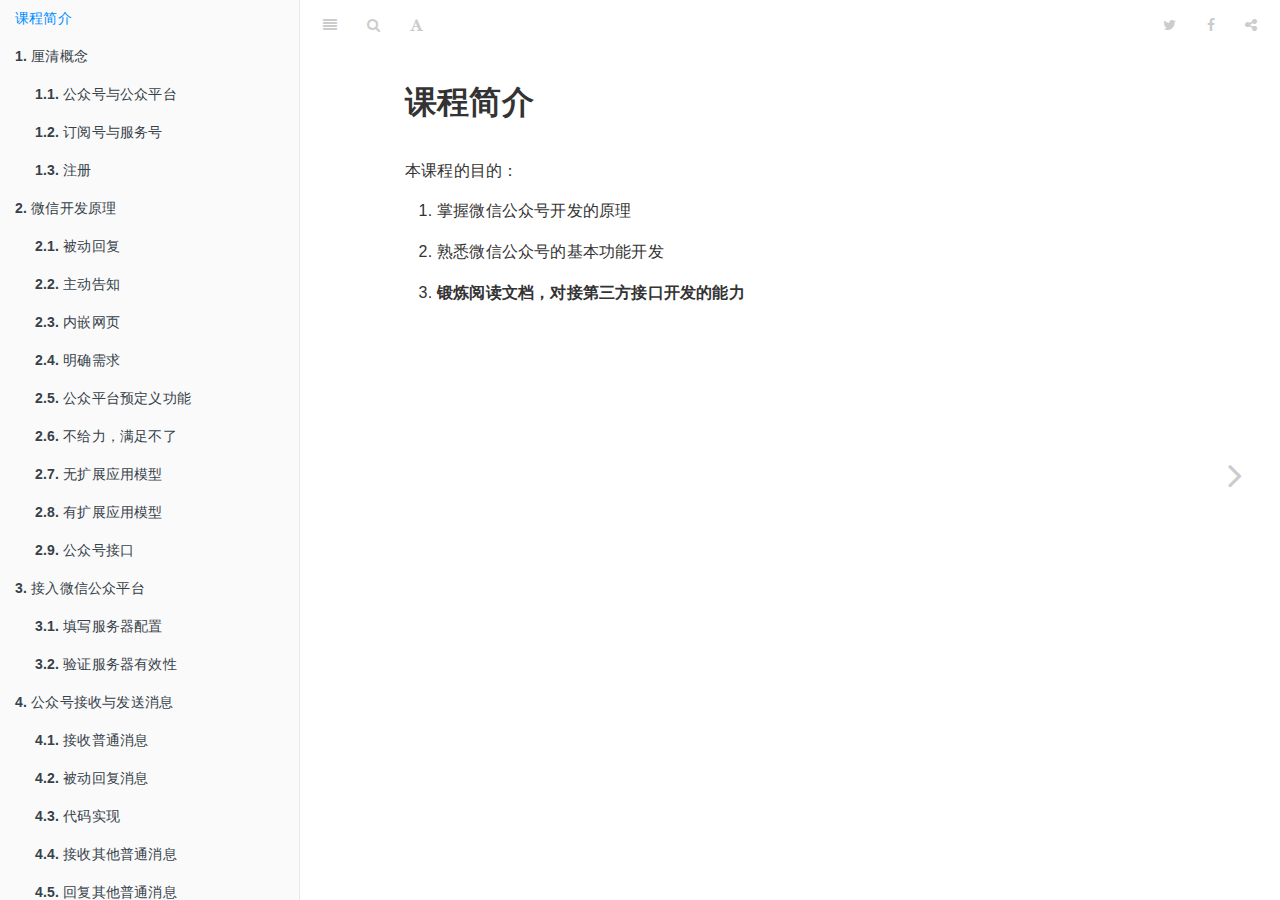
<file: 微信课件/index.html>
<!DOCTYPE HTML>
<html lang="en" >
    
    <head>
        
        <meta charset="UTF-8">
        <meta http-equiv="X-UA-Compatible" content="IE=edge" />
        <title>课程简介 | 课程简介</title>
        <meta content="text/html; charset=utf-8" http-equiv="Content-Type">
        <meta name="description" content="本课程的目的：">
        <meta name="generator" content="GitBook 2.6.7">
        
        
        <meta name="HandheldFriendly" content="true"/>
        <meta name="viewport" content="width=device-width, initial-scale=1, user-scalable=no">
        <meta name="apple-mobile-web-app-capable" content="yes">
        <meta name="apple-mobile-web-app-status-bar-style" content="black">
        <link rel="apple-touch-icon-precomposed" sizes="152x152" href="gitbook/images/apple-touch-icon-precomposed-152.png">
        <link rel="shortcut icon" href="gitbook/images/favicon.ico" type="image/x-icon">
        
    <link rel="stylesheet" href="gitbook/style.css">
    
        
        <link rel="stylesheet" href="gitbook/plugins/gitbook-plugin-highlight/website.css">
        
    
        
        <link rel="stylesheet" href="gitbook/plugins/gitbook-plugin-search/search.css">
        
    
        
        <link rel="stylesheet" href="gitbook/plugins/gitbook-plugin-fontsettings/website.css">
        
    
    

        
    
    
    <link rel="next" href="./chapter01/index.html" />
    
    

        
    </head>
    <body>
        
        
    <div class="book"
        data-level="0"
        data-chapter-title="课程简介"
        data-filepath="README.md"
        data-basepath="."
        data-revision="Tue Nov 21 2017 17:41:08 GMT+0800 (CST)"
        data-innerlanguage="">
    

<div class="book-summary">
    <nav role="navigation">
        <ul class="summary">
            
            
            
            

            

            
    
        <li class="chapter active" data-level="0" data-path="index.html">
            
                
                    <a href="./index.html">
                
                        <i class="fa fa-check"></i>
                        
                        课程简介
                    </a>
            
            
        </li>
    
        <li class="chapter " data-level="1" data-path="chapter01/index.html">
            
                
                    <a href="./chapter01/index.html">
                
                        <i class="fa fa-check"></i>
                        
                            <b>1.</b>
                        
                        厘清概念
                    </a>
            
            
            <ul class="articles">
                
    
        <li class="chapter " data-level="1.1" data-path="chapter01/section01.html">
            
                
                    <a href="./chapter01/section01.html">
                
                        <i class="fa fa-check"></i>
                        
                            <b>1.1.</b>
                        
                        公众号与公众平台
                    </a>
            
            
        </li>
    
        <li class="chapter " data-level="1.2" data-path="chapter01/section02.html">
            
                
                    <a href="./chapter01/section02.html">
                
                        <i class="fa fa-check"></i>
                        
                            <b>1.2.</b>
                        
                        订阅号与服务号
                    </a>
            
            
        </li>
    
        <li class="chapter " data-level="1.3" data-path="chapter01/section03.html">
            
                
                    <a href="./chapter01/section03.html">
                
                        <i class="fa fa-check"></i>
                        
                            <b>1.3.</b>
                        
                        注册
                    </a>
            
            
        </li>
    

            </ul>
            
        </li>
    
        <li class="chapter " data-level="2" data-path="chapter02/index.html">
            
                
                    <a href="./chapter02/index.html">
                
                        <i class="fa fa-check"></i>
                        
                            <b>2.</b>
                        
                        微信开发原理
                    </a>
            
            
            <ul class="articles">
                
    
        <li class="chapter " data-level="2.1" data-path="chapter02/section01.html">
            
                
                    <a href="./chapter02/section01.html">
                
                        <i class="fa fa-check"></i>
                        
                            <b>2.1.</b>
                        
                        被动回复
                    </a>
            
            
        </li>
    
        <li class="chapter " data-level="2.2" data-path="chapter02/section02.html">
            
                
                    <a href="./chapter02/section02.html">
                
                        <i class="fa fa-check"></i>
                        
                            <b>2.2.</b>
                        
                        主动告知
                    </a>
            
            
        </li>
    
        <li class="chapter " data-level="2.3" data-path="chapter02/section03.html">
            
                
                    <a href="./chapter02/section03.html">
                
                        <i class="fa fa-check"></i>
                        
                            <b>2.3.</b>
                        
                        内嵌网页
                    </a>
            
            
        </li>
    
        <li class="chapter " data-level="2.4" data-path="chapter02/section04.html">
            
                
                    <a href="./chapter02/section04.html">
                
                        <i class="fa fa-check"></i>
                        
                            <b>2.4.</b>
                        
                        明确需求
                    </a>
            
            
        </li>
    
        <li class="chapter " data-level="2.5" data-path="chapter02/section05.html">
            
                
                    <a href="./chapter02/section05.html">
                
                        <i class="fa fa-check"></i>
                        
                            <b>2.5.</b>
                        
                        公众平台预定义功能
                    </a>
            
            
        </li>
    
        <li class="chapter " data-level="2.6" data-path="chapter02/section06.html">
            
                
                    <a href="./chapter02/section06.html">
                
                        <i class="fa fa-check"></i>
                        
                            <b>2.6.</b>
                        
                        不给力，满足不了
                    </a>
            
            
        </li>
    
        <li class="chapter " data-level="2.7" data-path="chapter02/section07.html">
            
                
                    <a href="./chapter02/section07.html">
                
                        <i class="fa fa-check"></i>
                        
                            <b>2.7.</b>
                        
                        无扩展应用模型
                    </a>
            
            
        </li>
    
        <li class="chapter " data-level="2.8" data-path="chapter02/section08.html">
            
                
                    <a href="./chapter02/section08.html">
                
                        <i class="fa fa-check"></i>
                        
                            <b>2.8.</b>
                        
                        有扩展应用模型
                    </a>
            
            
        </li>
    
        <li class="chapter " data-level="2.9" data-path="chapter02/section09.html">
            
                
                    <a href="./chapter02/section09.html">
                
                        <i class="fa fa-check"></i>
                        
                            <b>2.9.</b>
                        
                        公众号接口
                    </a>
            
            
        </li>
    

            </ul>
            
        </li>
    
        <li class="chapter " data-level="3" data-path="chapter03/index.html">
            
                
                    <a href="./chapter03/index.html">
                
                        <i class="fa fa-check"></i>
                        
                            <b>3.</b>
                        
                        接入微信公众平台
                    </a>
            
            
            <ul class="articles">
                
    
        <li class="chapter " data-level="3.1" data-path="chapter03/section01.html">
            
                
                    <a href="./chapter03/section01.html">
                
                        <i class="fa fa-check"></i>
                        
                            <b>3.1.</b>
                        
                        填写服务器配置
                    </a>
            
            
        </li>
    
        <li class="chapter " data-level="3.2" data-path="chapter03/section02.html">
            
                
                    <a href="./chapter03/section02.html">
                
                        <i class="fa fa-check"></i>
                        
                            <b>3.2.</b>
                        
                        验证服务器有效性
                    </a>
            
            
        </li>
    

            </ul>
            
        </li>
    
        <li class="chapter " data-level="4" data-path="chapter04/index.html">
            
                
                    <a href="./chapter04/index.html">
                
                        <i class="fa fa-check"></i>
                        
                            <b>4.</b>
                        
                        公众号接收与发送消息
                    </a>
            
            
            <ul class="articles">
                
    
        <li class="chapter " data-level="4.1" data-path="chapter04/section01.html">
            
                
                    <a href="./chapter04/section01.html">
                
                        <i class="fa fa-check"></i>
                        
                            <b>4.1.</b>
                        
                        接收普通消息
                    </a>
            
            
        </li>
    
        <li class="chapter " data-level="4.2" data-path="chapter04/section02.html">
            
                
                    <a href="./chapter04/section02.html">
                
                        <i class="fa fa-check"></i>
                        
                            <b>4.2.</b>
                        
                        被动回复消息
                    </a>
            
            
        </li>
    
        <li class="chapter " data-level="4.3" data-path="chapter04/section03.html">
            
                
                    <a href="./chapter04/section03.html">
                
                        <i class="fa fa-check"></i>
                        
                            <b>4.3.</b>
                        
                        代码实现
                    </a>
            
            
        </li>
    
        <li class="chapter " data-level="4.4" data-path="chapter04/section04.html">
            
                
                    <a href="./chapter04/section04.html">
                
                        <i class="fa fa-check"></i>
                        
                            <b>4.4.</b>
                        
                        接收其他普通消息
                    </a>
            
            
        </li>
    
        <li class="chapter " data-level="4.5" data-path="chapter04/section05.html">
            
                
                    <a href="./chapter04/section05.html">
                
                        <i class="fa fa-check"></i>
                        
                            <b>4.5.</b>
                        
                        回复其他普通消息
                    </a>
            
            
        </li>
    
        <li class="chapter " data-level="4.6" data-path="chapter04/section06.html">
            
                
                    <a href="./chapter04/section06.html">
                
                        <i class="fa fa-check"></i>
                        
                            <b>4.6.</b>
                        
                        回复用户语音消息识别
                    </a>
            
            
        </li>
    
        <li class="chapter " data-level="4.7" data-path="chapter04/section07.html">
            
                
                    <a href="./chapter04/section07.html">
                
                        <i class="fa fa-check"></i>
                        
                            <b>4.7.</b>
                        
                        关注/取消关注事件
                    </a>
            
            
        </li>
    

            </ul>
            
        </li>
    
        <li class="chapter " data-level="5" data-path="chapter05/index.html">
            
                
                    <a href="./chapter05/index.html">
                
                        <i class="fa fa-check"></i>
                        
                            <b>5.</b>
                        
                        微信网页授权
                    </a>
            
            
            <ul class="articles">
                
    
        <li class="chapter " data-level="5.1" data-path="chapter05/section01.html">
            
                
                    <a href="./chapter05/section01.html">
                
                        <i class="fa fa-check"></i>
                        
                            <b>5.1.</b>
                        
                        获取流程
                    </a>
            
            
        </li>
    
        <li class="chapter " data-level="5.2" data-path="chapter05/section02.html">
            
                
                    <a href="./chapter05/section02.html">
                
                        <i class="fa fa-check"></i>
                        
                            <b>5.2.</b>
                        
                        上代码
                    </a>
            
            
        </li>
    
        <li class="chapter " data-level="5.3" data-path="chapter05/section03.html">
            
                
                    <a href="./chapter05/section03.html">
                
                        <i class="fa fa-check"></i>
                        
                            <b>5.3.</b>
                        
                        页面效果
                    </a>
            
            
        </li>
    

            </ul>
            
        </li>
    


            
            <li class="divider"></li>
            <li>
                <a href="https://www.gitbook.com" target="blank" class="gitbook-link">
                    Published with GitBook
                </a>
            </li>
            
        </ul>
    </nav>
</div>

    <div class="book-body">
        <div class="body-inner">
            <div class="book-header" role="navigation">
    <!-- Actions Left -->
    

    <!-- Title -->
    <h1>
        <i class="fa fa-circle-o-notch fa-spin"></i>
        <a href="./" >课程简介</a>
    </h1>
</div>

            <div class="page-wrapper" tabindex="-1" role="main">
                <div class="page-inner">
                
                
                    <section class="normal" id="section-">
                    
                        <h1 id="&#x8BFE;&#x7A0B;&#x7B80;&#x4ECB;">&#x8BFE;&#x7A0B;&#x7B80;&#x4ECB;</h1>
<p>&#x672C;&#x8BFE;&#x7A0B;&#x7684;&#x76EE;&#x7684;&#xFF1A;</p>
<ol>
<li><p>&#x638C;&#x63E1;&#x5FAE;&#x4FE1;&#x516C;&#x4F17;&#x53F7;&#x5F00;&#x53D1;&#x7684;&#x539F;&#x7406;</p>
</li>
<li><p>&#x719F;&#x6089;&#x5FAE;&#x4FE1;&#x516C;&#x4F17;&#x53F7;&#x7684;&#x57FA;&#x672C;&#x529F;&#x80FD;&#x5F00;&#x53D1;</p>
</li>
<li><p><strong>&#x953B;&#x70BC;&#x9605;&#x8BFB;&#x6587;&#x6863;&#xFF0C;&#x5BF9;&#x63A5;&#x7B2C;&#x4E09;&#x65B9;&#x63A5;&#x53E3;&#x5F00;&#x53D1;&#x7684;&#x80FD;&#x529B;</strong></p>
</li>
</ol>

                    
                    </section>
                
                
                </div>
            </div>
        </div>

        
        
        <a href="./chapter01/index.html" class="navigation navigation-next navigation-unique" aria-label="Next page: 厘清概念"><i class="fa fa-angle-right"></i></a>
        
    </div>
</div>

        
<script src="gitbook/app.js"></script>

    
    <script src="gitbook/plugins/gitbook-plugin-search/lunr.min.js"></script>
    

    
    <script src="gitbook/plugins/gitbook-plugin-search/search.js"></script>
    

    
    <script src="gitbook/plugins/gitbook-plugin-sharing/buttons.js"></script>
    

    
    <script src="gitbook/plugins/gitbook-plugin-fontsettings/buttons.js"></script>
    

<script>
require(["gitbook"], function(gitbook) {
    var config = {"highlight":{},"search":{"maxIndexSize":1000000},"sharing":{"facebook":true,"twitter":true,"google":false,"weibo":false,"instapaper":false,"vk":false,"all":["facebook","google","twitter","weibo","instapaper"]},"fontsettings":{"theme":"white","family":"sans","size":2}};
    gitbook.start(config);
});
</script>

        
    </body>
    
</html>
</file>
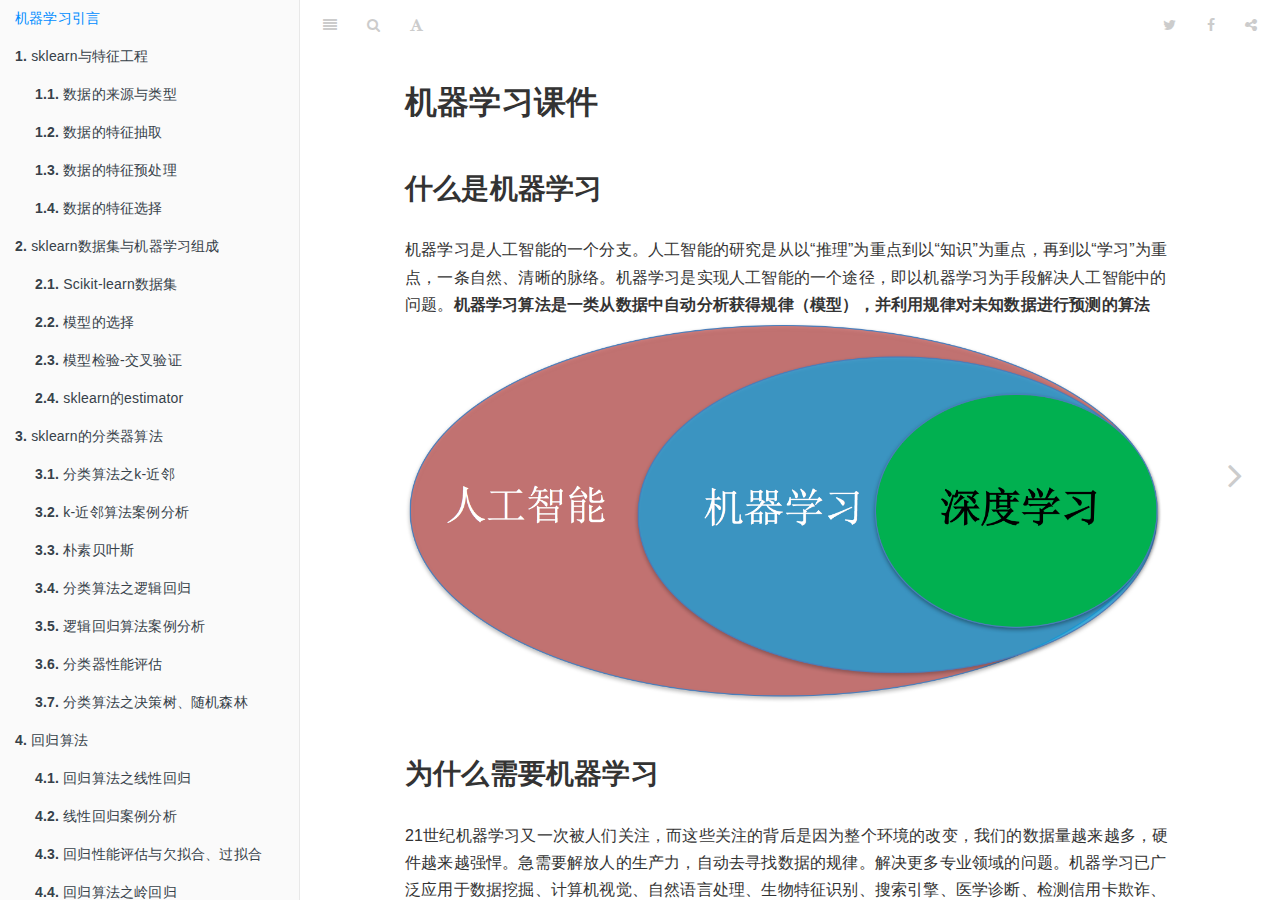
<file: 机器学习/index.html>
<!DOCTYPE HTML>
<html lang="en" >
    
    <head>
        
        <meta charset="UTF-8">
        <meta http-equiv="X-UA-Compatible" content="IE=edge" />
        <title>机器学习引言 | 机器学习课件</title>
        <meta content="text/html; charset=utf-8" http-equiv="Content-Type">
        <meta name="description" content="机器学习是人工智能的一个分支。人工智能的研究是从以“推理”为重点到以“知识”为重点，再到以“学习”为重点，一条自然、清晰的脉络。机器学习是实现人工智能的一个途径，即以机器学习为手段解决人工智能中的问题。机器学习算法是一类从数据中自动分析获得规律（模型），并利用规律对未知数据进行预测的算法ml">
        <meta name="generator" content="GitBook 2.6.7">
        
        
        <meta name="HandheldFriendly" content="true"/>
        <meta name="viewport" content="width=device-width, initial-scale=1, user-scalable=no">
        <meta name="apple-mobile-web-app-capable" content="yes">
        <meta name="apple-mobile-web-app-status-bar-style" content="black">
        <link rel="apple-touch-icon-precomposed" sizes="152x152" href="gitbook/images/apple-touch-icon-precomposed-152.png">
        <link rel="shortcut icon" href="gitbook/images/favicon.ico" type="image/x-icon">
        
    <link rel="stylesheet" href="gitbook/style.css">
    
        
        <link rel="stylesheet" href="gitbook/plugins/gitbook-plugin-katex/katex.min.css">
        
    
        
        <link rel="stylesheet" href="gitbook/plugins/gitbook-plugin-highlight/website.css">
        
    
        
        <link rel="stylesheet" href="gitbook/plugins/gitbook-plugin-search/search.css">
        
    
        
        <link rel="stylesheet" href="gitbook/plugins/gitbook-plugin-fontsettings/website.css">
        
    
    

        
    
    
    <link rel="next" href="./chapter1/index.html" />
    
    

        
    </head>
    <body>
        
        
    <div class="book"
        data-level="0"
        data-chapter-title="机器学习引言"
        data-filepath="README.md"
        data-basepath="."
        data-revision="Sun Sep 03 2017 21:46:41 GMT+0800 (CST)"
        data-innerlanguage="">
    

<div class="book-summary">
    <nav role="navigation">
        <ul class="summary">
            
            
            
            

            

            
    
        <li class="chapter active" data-level="0" data-path="index.html">
            
                
                    <a href="./index.html">
                
                        <i class="fa fa-check"></i>
                        
                        机器学习引言
                    </a>
            
            
        </li>
    
        <li class="chapter " data-level="1" data-path="chapter1/index.html">
            
                
                    <a href="./chapter1/index.html">
                
                        <i class="fa fa-check"></i>
                        
                            <b>1.</b>
                        
                        sklearn与特征工程
                    </a>
            
            
            <ul class="articles">
                
    
        <li class="chapter " data-level="1.1" data-path="chapter1/section1.html">
            
                
                    <a href="./chapter1/section1.html">
                
                        <i class="fa fa-check"></i>
                        
                            <b>1.1.</b>
                        
                        数据的来源与类型
                    </a>
            
            
        </li>
    
        <li class="chapter " data-level="1.2" data-path="chapter1/section2.html">
            
                
                    <a href="./chapter1/section2.html">
                
                        <i class="fa fa-check"></i>
                        
                            <b>1.2.</b>
                        
                        数据的特征抽取
                    </a>
            
            
        </li>
    
        <li class="chapter " data-level="1.3" data-path="chapter1/section3.html">
            
                
                    <a href="./chapter1/section3.html">
                
                        <i class="fa fa-check"></i>
                        
                            <b>1.3.</b>
                        
                        数据的特征预处理
                    </a>
            
            
        </li>
    
        <li class="chapter " data-level="1.4" data-path="chapter1/section4.html">
            
                
                    <a href="./chapter1/section4.html">
                
                        <i class="fa fa-check"></i>
                        
                            <b>1.4.</b>
                        
                        数据的特征选择
                    </a>
            
            
        </li>
    

            </ul>
            
        </li>
    
        <li class="chapter " data-level="2" data-path="chapter2/index.html">
            
                
                    <a href="./chapter2/index.html">
                
                        <i class="fa fa-check"></i>
                        
                            <b>2.</b>
                        
                        sklearn数据集与机器学习组成
                    </a>
            
            
            <ul class="articles">
                
    
        <li class="chapter " data-level="2.1" data-path="chapter2/section1.html">
            
                
                    <a href="./chapter2/section1.html">
                
                        <i class="fa fa-check"></i>
                        
                            <b>2.1.</b>
                        
                        Scikit-learn数据集
                    </a>
            
            
        </li>
    
        <li class="chapter " data-level="2.2" data-path="chapter2/section2.html">
            
                
                    <a href="./chapter2/section2.html">
                
                        <i class="fa fa-check"></i>
                        
                            <b>2.2.</b>
                        
                        模型的选择
                    </a>
            
            
        </li>
    
        <li class="chapter " data-level="2.3" data-path="chapter2/section3.html">
            
                
                    <a href="./chapter2/section3.html">
                
                        <i class="fa fa-check"></i>
                        
                            <b>2.3.</b>
                        
                        模型检验-交叉验证
                    </a>
            
            
        </li>
    
        <li class="chapter " data-level="2.4" data-path="chapter2/section4.html">
            
                
                    <a href="./chapter2/section4.html">
                
                        <i class="fa fa-check"></i>
                        
                            <b>2.4.</b>
                        
                        sklearn的estimator
                    </a>
            
            
        </li>
    

            </ul>
            
        </li>
    
        <li class="chapter " data-level="3" data-path="chapter3/index.html">
            
                
                    <a href="./chapter3/index.html">
                
                        <i class="fa fa-check"></i>
                        
                            <b>3.</b>
                        
                        sklearn的分类器算法
                    </a>
            
            
            <ul class="articles">
                
    
        <li class="chapter " data-level="3.1" data-path="chapter3/section1.html">
            
                
                    <a href="./chapter3/section1.html">
                
                        <i class="fa fa-check"></i>
                        
                            <b>3.1.</b>
                        
                        分类算法之k-近邻
                    </a>
            
            
        </li>
    
        <li class="chapter " data-level="3.2" data-path="chapter3/section2.html">
            
                
                    <a href="./chapter3/section2.html">
                
                        <i class="fa fa-check"></i>
                        
                            <b>3.2.</b>
                        
                        k-近邻算法案例分析
                    </a>
            
            
        </li>
    
        <li class="chapter " data-level="3.3" data-path="chapter3/section3.html">
            
                
                    <a href="./chapter3/section3.html">
                
                        <i class="fa fa-check"></i>
                        
                            <b>3.3.</b>
                        
                        朴素贝叶斯
                    </a>
            
            
        </li>
    
        <li class="chapter " data-level="3.4" data-path="chapter3/section4.html">
            
                
                    <a href="./chapter3/section4.html">
                
                        <i class="fa fa-check"></i>
                        
                            <b>3.4.</b>
                        
                        分类算法之逻辑回归
                    </a>
            
            
        </li>
    
        <li class="chapter " data-level="3.5" data-path="chapter3/section5.html">
            
                
                    <a href="./chapter3/section5.html">
                
                        <i class="fa fa-check"></i>
                        
                            <b>3.5.</b>
                        
                        逻辑回归算法案例分析
                    </a>
            
            
        </li>
    
        <li class="chapter " data-level="3.6" data-path="chapter3/section6.html">
            
                
                    <a href="./chapter3/section6.html">
                
                        <i class="fa fa-check"></i>
                        
                            <b>3.6.</b>
                        
                        分类器性能评估
                    </a>
            
            
        </li>
    
        <li class="chapter " data-level="3.7" data-path="chapter3/section7.html">
            
                
                    <a href="./chapter3/section7.html">
                
                        <i class="fa fa-check"></i>
                        
                            <b>3.7.</b>
                        
                        分类算法之决策树、随机森林
                    </a>
            
            
        </li>
    

            </ul>
            
        </li>
    
        <li class="chapter " data-level="4" data-path="chapter4/index.html">
            
                
                    <a href="./chapter4/index.html">
                
                        <i class="fa fa-check"></i>
                        
                            <b>4.</b>
                        
                        回归算法
                    </a>
            
            
            <ul class="articles">
                
    
        <li class="chapter " data-level="4.1" data-path="chapter4/section1.html">
            
                
                    <a href="./chapter4/section1.html">
                
                        <i class="fa fa-check"></i>
                        
                            <b>4.1.</b>
                        
                        回归算法之线性回归
                    </a>
            
            
        </li>
    
        <li class="chapter " data-level="4.2" data-path="chapter4/section2.html">
            
                
                    <a href="./chapter4/section2.html">
                
                        <i class="fa fa-check"></i>
                        
                            <b>4.2.</b>
                        
                        线性回归案例分析
                    </a>
            
            
        </li>
    
        <li class="chapter " data-level="4.3" data-path="chapter4/section3.html">
            
                
                    <a href="./chapter4/section3.html">
                
                        <i class="fa fa-check"></i>
                        
                            <b>4.3.</b>
                        
                        回归性能评估与欠拟合、过拟合
                    </a>
            
            
        </li>
    
        <li class="chapter " data-level="4.4" data-path="chapter4/section4.html">
            
                
                    <a href="./chapter4/section4.html">
                
                        <i class="fa fa-check"></i>
                        
                            <b>4.4.</b>
                        
                        回归算法之岭回归
                    </a>
            
            
        </li>
    
        <li class="chapter " data-level="4.5" data-path="chapter4/section5.html">
            
                
                    <a href="./chapter4/section5.html">
                
                        <i class="fa fa-check"></i>
                        
                            <b>4.5.</b>
                        
                        岭回归案例分析
                    </a>
            
            
        </li>
    

            </ul>
            
        </li>
    
        <li class="chapter " data-level="5" data-path="chapter5/index.html">
            
                
                    <a href="./chapter5/index.html">
                
                        <i class="fa fa-check"></i>
                        
                            <b>5.</b>
                        
                        非监督学习
                    </a>
            
            
            <ul class="articles">
                
    
        <li class="chapter " data-level="5.1" data-path="chapter5/section1.html">
            
                
                    <a href="./chapter5/section1.html">
                
                        <i class="fa fa-check"></i>
                        
                            <b>5.1.</b>
                        
                        非监督学习之k-means
                    </a>
            
            
        </li>
    
        <li class="chapter " data-level="5.2" data-path="chapter5/section2.html">
            
                
                    <a href="./chapter5/section2.html">
                
                        <i class="fa fa-check"></i>
                        
                            <b>5.2.</b>
                        
                        k-means案例分析
                    </a>
            
            
        </li>
    

            </ul>
            
        </li>
    
        <li class="chapter " data-level="6" data-path="chapter6/index.html">
            
                
                    <a href="./chapter6/index.html">
                
                        <i class="fa fa-check"></i>
                        
                            <b>6.</b>
                        
                        推荐系统
                    </a>
            
            
            <ul class="articles">
                
    
        <li class="chapter " data-level="6.1" data-path="chapter6/section1.html">
            
                
                    <a href="./chapter6/section1.html">
                
                        <i class="fa fa-check"></i>
                        
                            <b>6.1.</b>
                        
                        推荐系统评测
                    </a>
            
            
        </li>
    
        <li class="chapter " data-level="6.2" data-path="chapter6/section2.html">
            
                
                    <a href="./chapter6/section2.html">
                
                        <i class="fa fa-check"></i>
                        
                            <b>6.2.</b>
                        
                        基于协同过滤的推荐系统
                    </a>
            
            
        </li>
    
        <li class="chapter " data-level="6.3" data-path="chapter6/section3.html">
            
                
                    <a href="./chapter6/section3.html">
                
                        <i class="fa fa-check"></i>
                        
                            <b>6.3.</b>
                        
                        代码案例
                    </a>
            
            
        </li>
    

            </ul>
            
        </li>
    


            
            <li class="divider"></li>
            <li>
                <a href="https://www.gitbook.com" target="blank" class="gitbook-link">
                    Published with GitBook
                </a>
            </li>
            
        </ul>
    </nav>
</div>

    <div class="book-body">
        <div class="body-inner">
            <div class="book-header" role="navigation">
    <!-- Actions Left -->
    

    <!-- Title -->
    <h1>
        <i class="fa fa-circle-o-notch fa-spin"></i>
        <a href="./" >机器学习课件</a>
    </h1>
</div>

            <div class="page-wrapper" tabindex="-1" role="main">
                <div class="page-inner">
                
                
                    <section class="normal" id="section-">
                    
                        <h1 id="&#x673A;&#x5668;&#x5B66;&#x4E60;&#x8BFE;&#x4EF6;">&#x673A;&#x5668;&#x5B66;&#x4E60;&#x8BFE;&#x4EF6;</h1>
<h2 id="&#x4EC0;&#x4E48;&#x662F;&#x673A;&#x5668;&#x5B66;&#x4E60;">&#x4EC0;&#x4E48;&#x662F;&#x673A;&#x5668;&#x5B66;&#x4E60;</h2>
<p>&#x673A;&#x5668;&#x5B66;&#x4E60;&#x662F;&#x4EBA;&#x5DE5;&#x667A;&#x80FD;&#x7684;&#x4E00;&#x4E2A;&#x5206;&#x652F;&#x3002;&#x4EBA;&#x5DE5;&#x667A;&#x80FD;&#x7684;&#x7814;&#x7A76;&#x662F;&#x4ECE;&#x4EE5;&#x201C;&#x63A8;&#x7406;&#x201D;&#x4E3A;&#x91CD;&#x70B9;&#x5230;&#x4EE5;&#x201C;&#x77E5;&#x8BC6;&#x201D;&#x4E3A;&#x91CD;&#x70B9;&#xFF0C;&#x518D;&#x5230;&#x4EE5;&#x201C;&#x5B66;&#x4E60;&#x201D;&#x4E3A;&#x91CD;&#x70B9;&#xFF0C;&#x4E00;&#x6761;&#x81EA;&#x7136;&#x3001;&#x6E05;&#x6670;&#x7684;&#x8109;&#x7EDC;&#x3002;&#x673A;&#x5668;&#x5B66;&#x4E60;&#x662F;&#x5B9E;&#x73B0;&#x4EBA;&#x5DE5;&#x667A;&#x80FD;&#x7684;&#x4E00;&#x4E2A;&#x9014;&#x5F84;&#xFF0C;&#x5373;&#x4EE5;&#x673A;&#x5668;&#x5B66;&#x4E60;&#x4E3A;&#x624B;&#x6BB5;&#x89E3;&#x51B3;&#x4EBA;&#x5DE5;&#x667A;&#x80FD;&#x4E2D;&#x7684;&#x95EE;&#x9898;&#x3002;<strong>&#x673A;&#x5668;&#x5B66;&#x4E60;&#x7B97;&#x6CD5;&#x662F;&#x4E00;&#x7C7B;&#x4ECE;&#x6570;&#x636E;&#x4E2D;&#x81EA;&#x52A8;&#x5206;&#x6790;&#x83B7;&#x5F97;&#x89C4;&#x5F8B;&#xFF08;&#x6A21;&#x578B;&#xFF09;&#xFF0C;&#x5E76;&#x5229;&#x7528;&#x89C4;&#x5F8B;&#x5BF9;&#x672A;&#x77E5;&#x6570;&#x636E;&#x8FDB;&#x884C;&#x9884;&#x6D4B;&#x7684;&#x7B97;&#x6CD5;</strong>
<img src="images/ml.png" alt="ml"></p>
<h2 id="&#x4E3A;&#x4EC0;&#x4E48;&#x9700;&#x8981;&#x673A;&#x5668;&#x5B66;&#x4E60;">&#x4E3A;&#x4EC0;&#x4E48;&#x9700;&#x8981;&#x673A;&#x5668;&#x5B66;&#x4E60;</h2>
<p>21&#x4E16;&#x7EAA;&#x673A;&#x5668;&#x5B66;&#x4E60;&#x53C8;&#x4E00;&#x6B21;&#x88AB;&#x4EBA;&#x4EEC;&#x5173;&#x6CE8;&#xFF0C;&#x800C;&#x8FD9;&#x4E9B;&#x5173;&#x6CE8;&#x7684;&#x80CC;&#x540E;&#x662F;&#x56E0;&#x4E3A;&#x6574;&#x4E2A;&#x73AF;&#x5883;&#x7684;&#x6539;&#x53D8;&#xFF0C;&#x6211;&#x4EEC;&#x7684;&#x6570;&#x636E;&#x91CF;&#x8D8A;&#x6765;&#x8D8A;&#x591A;&#xFF0C;&#x786C;&#x4EF6;&#x8D8A;&#x6765;&#x8D8A;&#x5F3A;&#x608D;&#x3002;&#x6025;&#x9700;&#x8981;&#x89E3;&#x653E;&#x4EBA;&#x7684;&#x751F;&#x4EA7;&#x529B;&#xFF0C;&#x81EA;&#x52A8;&#x53BB;&#x5BFB;&#x627E;&#x6570;&#x636E;&#x7684;&#x89C4;&#x5F8B;&#x3002;&#x89E3;&#x51B3;&#x66F4;&#x591A;&#x4E13;&#x4E1A;&#x9886;&#x57DF;&#x7684;&#x95EE;&#x9898;&#x3002;&#x673A;&#x5668;&#x5B66;&#x4E60;&#x5DF2;&#x5E7F;&#x6CDB;&#x5E94;&#x7528;&#x4E8E;&#x6570;&#x636E;&#x6316;&#x6398;&#x3001;&#x8BA1;&#x7B97;&#x673A;&#x89C6;&#x89C9;&#x3001;&#x81EA;&#x7136;&#x8BED;&#x8A00;&#x5904;&#x7406;&#x3001;&#x751F;&#x7269;&#x7279;&#x5F81;&#x8BC6;&#x522B;&#x3001;&#x641C;&#x7D22;&#x5F15;&#x64CE;&#x3001;&#x533B;&#x5B66;&#x8BCA;&#x65AD;&#x3001;&#x68C0;&#x6D4B;&#x4FE1;&#x7528;&#x5361;&#x6B3A;&#x8BC8;&#x3001;&#x8BC1;&#x5238;&#x5E02;&#x573A;&#x5206;&#x6790;&#x3001;DNA&#x5E8F;&#x5217;&#x6D4B;&#x5E8F;&#x3001;&#x8BED;&#x97F3;&#x548C;&#x624B;&#x5199;&#x8BC6;&#x522B;&#x3001;&#x6218;&#x7565;&#x6E38;&#x620F;&#x548C;&#x673A;&#x5668;&#x4EBA;&#x7B49;&#x9886;&#x57DF;.</p>
<h2 id="&#x5F00;&#x53D1;&#x673A;&#x5668;&#x5B66;&#x4E60;&#x5E94;&#x7528;&#x7A0B;&#x5E8F;&#x7684;&#x6B65;&#x9AA4;">&#x5F00;&#x53D1;&#x673A;&#x5668;&#x5B66;&#x4E60;&#x5E94;&#x7528;&#x7A0B;&#x5E8F;&#x7684;&#x6B65;&#x9AA4;</h2>
<p><strong>&#xFF08;1&#xFF09;&#x6536;&#x96C6;&#x6570;&#x636E;</strong></p>
<p>&#x6211;&#x4EEC;&#x53EF;&#x4EE5;&#x4F7F;&#x7528;&#x5F88;&#x591A;&#x65B9;&#x6CD5;&#x6536;&#x96C6;&#x6837;&#x672C;&#x62A4;&#x5177;&#xFF0C;&#x5982;&#xFF1A;&#x5236;&#x4F5C;&#x7F51;&#x7EDC;&#x722C;&#x866B;&#x4ECE;&#x7F51;&#x7AD9;&#x4E0A;&#x62BD;&#x53D6;&#x6570;&#x636E;&#x3001;&#x4ECE;RSS&#x53CD;&#x9988;&#x6216;&#x8005;API&#x4E2D;&#x5F97;&#x5230;&#x4FE1;&#x606F;&#x3001;&#x8BBE;&#x5907;&#x53D1;&#x9001;&#x8FC7;&#x6765;&#x7684;&#x5B9E;&#x6D4B;&#x6570;&#x636E;&#x3002;</p>
<p><strong>&#xFF08;2&#xFF09;&#x51C6;&#x5907;&#x8F93;&#x5165;&#x6570;&#x636E;</strong></p>
<p>&#x5F97;&#x5230;&#x6570;&#x636E;&#x4E4B;&#x540E;&#xFF0C;&#x8FD8;&#x5FC5;&#x987B;&#x786E;&#x4FDD;&#x6570;&#x636E;&#x683C;&#x5F0F;&#x7B26;&#x5408;&#x8981;&#x6C42;&#x3002;</p>
<p><strong>&#xFF08;3&#xFF09;&#x5206;&#x6790;&#x8F93;&#x5165;&#x6570;&#x636E;</strong></p>
<p>&#x8FD9;&#x4E00;&#x6B65;&#x7684;&#x4E3B;&#x8981;&#x4F5C;&#x7528;&#x662F;&#x786E;&#x4FDD;&#x6570;&#x636E;&#x96C6;&#x4E2D;&#x6CA1;&#x6709;&#x5783;&#x573E;&#x6570;&#x636E;&#x3002;&#x5982;&#x679C;&#x662F;&#x4F7F;&#x7528;&#x4FE1;&#x4EFB;&#x7684;&#x6570;&#x636E;&#x6765;&#x6E90;&#xFF0C;&#x90A3;&#x4E48;&#x53EF;&#x4EE5;&#x76F4;&#x63A5;&#x8DF3;&#x8FC7;&#x8FD9;&#x4E2A;&#x6B65;&#x9AA4;</p>
<p><strong>&#xFF08;4&#xFF09;&#x8BAD;&#x7EC3;&#x7B97;&#x6CD5;</strong></p>
<p>&#x673A;&#x5668;&#x5B66;&#x4E60;&#x7B97;&#x6CD5;&#x4ECE;&#x8FD9;&#x4E00;&#x6B65;&#x624D;&#x771F;&#x6B63;&#x5F00;&#x59CB;&#x5B66;&#x4E60;&#x3002;&#x5982;&#x679C;&#x4F7F;&#x7528;&#x65E0;&#x76D1;&#x7763;&#x5B66;&#x4E60;&#x7B97;&#x6CD5;&#xFF0C;&#x7531;&#x4E8E;&#x4E0D;&#x5B58;&#x5728;&#x76EE;&#x6807;&#x53D8;&#x91CF;&#x503C;&#xFF0C;&#x6545;&#x800C;&#x4E5F;&#x4E0D;&#x9700;&#x8981;&#x8BAD;&#x7EC3;&#x7B97;&#x6CD5;&#xFF0C;&#x6240;&#x6709;&#x4E0E;&#x7B97;&#x6CD5;&#x76F8;&#x5173;&#x7684;&#x5185;&#x5BB9;&#x5728;&#x7B2C;&#xFF08;5&#xFF09;&#x6B65;</p>
<p><strong>&#xFF08;5&#xFF09;&#x6D4B;&#x8BD5;&#x7B97;&#x6CD5;</strong></p>
<p>&#x8FD9;&#x4E00;&#x6B65;&#x5C06;&#x5B9E;&#x9645;&#x4F7F;&#x7528;&#x7B2C;&#xFF08;4&#xFF09;&#x6B65;&#x673A;&#x5668;&#x5B66;&#x4E60;&#x5F97;&#x5230;&#x7684;&#x77E5;&#x8BC6;&#x4FE1;&#x606F;&#x3002;&#x5F53;&#x7136;&#x5728;&#x8FD9;&#x4E5F;&#x9700;&#x8981;&#x8BC4;&#x4F30;&#x7ED3;&#x679C;&#x7684;&#x51C6;&#x786E;&#x7387;&#xFF0C;&#x7136;&#x540E;&#x6839;&#x636E;&#x9700;&#x8981;&#x91CD;&#x65B0;&#x8BAD;&#x7EC3;&#x4F60;&#x7684;&#x7B97;&#x6CD5;</p>
<p><strong>&#xFF08;6&#xFF09;&#x4F7F;&#x7528;&#x7B97;&#x6CD5;</strong></p>
<p>&#x8F6C;&#x5316;&#x4E3A;&#x5E94;&#x7528;&#x7A0B;&#x5E8F;&#xFF0C;&#x6267;&#x884C;&#x5B9E;&#x9645;&#x4EFB;&#x52A1;&#x3002;&#x4EE5;&#x68C0;&#x9A8C;&#x4E0A;&#x8FF0;&#x6B65;&#x9AA4;&#x662F;&#x5426;&#x53EF;&#x4EE5;&#x5728;&#x5B9E;&#x9645;&#x73AF;&#x5883;&#x4E2D;&#x6B63;&#x5E38;&#x5DE5;&#x4F5C;&#x3002;&#x5982;&#x679C;&#x78B0;&#x5230;&#x65B0;&#x7684;&#x6570;&#x636E;&#x95EE;&#x9898;&#xFF0C;&#x540C;&#x6837;&#x9700;&#x8981;&#x91CD;&#x590D;&#x6267;&#x884C;&#x4E0A;&#x8FF0;&#x7684;&#x6B65;&#x9AA4;</p>
<h2 id="&#x73AF;&#x5883;&#x51C6;&#x5907;">&#x73AF;&#x5883;&#x51C6;&#x5907;</h2>
<p>&#x6211;&#x4EEC;&#x672C;&#x6B21;&#x673A;&#x5668;&#x5B66;&#x4E60;&#x7684;&#x8BFE;&#x7A0B;&#x4F7F;&#x7528;&#x7684;python&#x7A0B;&#x5E8F;&#x5E93;&#xFF1A;</p>
<pre><code>Numpy&#x3001;Scikit-learn
</code></pre><p>&#x5728;ubuntu&#x6216;&#x8005;mac&#x64CD;&#x4F5C;&#x7CFB;&#x7EDF;&#x4E2D;&#xFF0C;&#x5728;&#x865A;&#x62DF;&#x73AF;&#x5883;&#x4E2D;&#x5B89;&#x88C5;:</p>
<pre><code>pip3 install Numpy
pip3 install Scikit-learn
</code></pre><p>Numpy&#x662F;&#x4E00;&#x4E2A;&#x5F3A;&#x5927;&#x7684;&#x9AD8;&#x7EA7;&#x6570;&#x5B66;&#x8FD0;&#x7B97;&#x7684;&#x5DE5;&#x5177;&#x5E93;&#xFF0C;&#x8FD8;&#x5177;&#x5907;&#x975E;&#x5E38;&#x641E;&#x7B11;&#x7684;&#x5411;&#x91CF;&#x548C;&#x77E9;&#x9635;&#x8FD0;&#x7B97;&#x529F;&#x80FD;&#x3002;Scikit-learn&#x662F;&#x4E00;&#x4E2A;&#x57FA;&#x4E8E;python&#x7684;&#x673A;&#x5668;&#x5B66;&#x4E60;&#x5E93;&#xFF0C;&#x5C01;&#x88C5;&#x4E86;&#x5927;&#x91CF;&#x7ECF;&#x5178;&#x4EE5;&#x53CA;&#x6700;&#x65B0;&#x7684;&#x673A;&#x5668;&#x5B66;&#x4E60;&#x6A21;&#x578B;&#x3002;</p>
<h2 id="&#x6211;&#x4EEC;&#x5E94;&#x8BE5;&#x600E;&#x4E48;&#x505A;">&#x6211;&#x4EEC;&#x5E94;&#x8BE5;&#x600E;&#x4E48;&#x505A;</h2>
<p>&#x4E92;&#x8054;&#x7F51;&#x516C;&#x53F8;&#x673A;&#x5668;&#x5B66;&#x4E60;&#x5DE5;&#x4F5C;&#x3001;&#x6570;&#x636E;&#x6316;&#x6398;&#x5DE5;&#x7A0B;&#x5E08;&#x4EEC;&#x5DE5;&#x4F5C;&#x5185;&#x5BB9;&#x662F;&#x4EC0;&#x4E48;?</p>
<ul>
<li>&#x7814;&#x7A76;&#x5404;&#x79CD;&#x7B97;&#x6CD5;&#xFF0C;&#x8BBE;&#x8BA1;&#x9AD8;&#x5927;&#x4E0A;&#x6A21;&#x578B;?</li>
<li>&#x6DF1;&#x5EA6;&#x5B66;&#x4E60;&#x7684;&#x5E94;&#x7528;&#xFF0C;N&#x5C42;&#x795E;&#x7ECF;&#x7F51;&#x7EDC;?</li>
<li>...</li>
</ul>
<p>&#x5927;&#x90E8;&#x5206;&#x590D;&#x6742;&#x6A21;&#x578B;&#x7684;&#x7B97;&#x6CD5;&#x7CBE;&#x8FDB;&#x90FD;&#x662F;&#x6570;&#x636E;&#x79D1;&#x5B66;&#x5BB6;&#x5728;&#x505A;</p>
<p>&#x5927;&#x591A;&#x6570;&#x7A0B;&#x5E8F;&#x5458;</p>
<ul>
<li>&#x8DD1;&#x6570;&#x636E;&#xFF0C;&#x5404;&#x79CD;map-reduce&#xFF0C;hive SQL&#xFF0C;&#x6570;&#x636E;&#x4ED3;&#x5E93;&#x642C;&#x7816;</li>
<li>&#x6570;&#x636E;&#x6E05;&#x6D17;&#xFF0C;&#x6570;&#x636E;&#x6E05;&#x6D17;&#xFF0C;&#x6570;&#x636E;&#x6E05;&#x6D17;</li>
<li>&#x5206;&#x6790;&#x4E1A;&#x52A1;&#xFF0C;&#x5206;&#x6790;case&#xFF0C;&#x627E;&#x7279;&#x5F81;</li>
<li>&#x5E38;&#x7528;&#x7B97;&#x6CD5;&#x8DD1;&#x6A21;&#x578B;</li>
</ul>
<h2 id="&#x6211;&#x4EEC;&#x5E94;&#x8BE5;&#x600E;&#x4E48;&#x505A;">&#x6211;&#x4EEC;&#x5E94;&#x8BE5;&#x600E;&#x4E48;&#x505A;</h2>
<ol>
<li>&#x5B66;&#x4F1A;&#x5206;&#x6790;&#x95EE;&#x9898;</li>
<li>&#x638C;&#x63E1;&#x7B97;&#x6CD5;&#x57FA;&#x672C;&#x601D;&#x60F3;&#xFF0C;&#x5B66;&#x4F1A;&#x5BF9;&#x95EE;&#x9898;&#x7528;&#x76F8;&#x5E94;&#x7684;&#x7B97;&#x6CD5;&#x89E3;&#x51B3;</li>
<li>&#x5B66;&#x4F1A;&#x5229;&#x7528;&#x7B80;&#x4FBF;&#x7684;&#x5E93;&#x6216;&#x8005;&#x6846;&#x67B6;&#x89E3;&#x51B3;&#x95EE;&#x9898;</li>
</ol>

                    
                    </section>
                
                
                </div>
            </div>
        </div>

        
        
        <a href="./chapter1/index.html" class="navigation navigation-next navigation-unique" aria-label="Next page: sklearn与特征工程"><i class="fa fa-angle-right"></i></a>
        
    </div>
</div>

        
<script src="gitbook/app.js"></script>

    
    <script src="gitbook/plugins/gitbook-plugin-search/lunr.min.js"></script>
    

    
    <script src="gitbook/plugins/gitbook-plugin-search/search.js"></script>
    

    
    <script src="gitbook/plugins/gitbook-plugin-sharing/buttons.js"></script>
    

    
    <script src="gitbook/plugins/gitbook-plugin-fontsettings/buttons.js"></script>
    

<script>
require(["gitbook"], function(gitbook) {
    var config = {"katex":{},"highlight":{},"search":{"maxIndexSize":1000000},"sharing":{"facebook":true,"twitter":true,"google":false,"weibo":false,"instapaper":false,"vk":false,"all":["facebook","google","twitter","weibo","instapaper"]},"fontsettings":{"theme":"white","family":"sans","size":2}};
    gitbook.start(config);
});
</script>

        
    </body>
    
</html>
</file>
<file: css/zerogrid.css>
/*
 Free Html5 Responsive Templates
Zerogrid - A Single Grid System for Responsive Design
Author: Kimmy
Version : 3.0

*/
/* -------------------------------------------- */
/* ------------------Grid System--------------- */ 
.zerogrid{ width: 1200px; position: relative; margin: 0 auto; padding: 0px;}
.zerogrid:after { content: "\0020"; display: block; height: 0; clear: both; visibility: hidden; }

.zerogrid .f-right{float: right!important;}
.zerogrid .f-left{float: left!important;}

.zerogrid .row{}
.zerogrid .row:before,.row:after { content: '\0020'; display: block; overflow: hidden; visibility: hidden; width: 0; height: 0; }
.zerogrid .row:after{clear: both; }
.zerogrid .row{zoom: 1;}

.zerogrid .wrap-col{margin:10px;}

.zerogrid .col-1-2, .zerogrid .col-1-3, .zerogrid .col-2-3, .zerogrid .col-1-4, .zerogrid .col-2-4, .zerogrid .col-3-4, .zerogrid .col-1-5, .zerogrid .col-2-5, .zerogrid .col-3-5, .zerogrid .col-4-5, .zerogrid .col-1-6, .zerogrid .col-2-6, .zerogrid .col-3-6, .zerogrid .col-4-6, .zerogrid .col-5-6{float:left; display: inline-block;}

.zerogrid .col-full{width:100%;}

.zerogrid .col-1-2,.zerogrid .col-1-2-fixed{width:50%;}
.zerogrid .offset-1-2{margin-left: 50%;}

.zerogrid .col-1-3,.zerogrid .col-1-3-fixed{width:25%;}
.zerogrid .col-2-3,.zerogrid .col-2-3-fixed{width:66.66%;}
.zerogrid .offset-1-3{margin-left: 33.33%;}
.zerogrid .offset-2-3{margin-left: 66.66%;}

.zerogrid .col-1-4,.zerogrid .col-1-4-fixed{width:25%;}
.zerogrid .col-2-4,.zerogrid .col-2-4-fixed{width:50%;}
.zerogrid .col-3-4,.zerogrid .col-3-4-fixed{width:75%;}
.zerogrid .offset-1-4{margin-left: 25%;}
.zerogrid .offset-2-4{margin-left: 50%;}
.zerogrid .offset-3-4{margin-left: 75%;}

.zerogrid .col-1-5,.zerogrid .col-1-5-fixed{width:20%;}
.zerogrid .col-2-5,.zerogrid .col-2-5-fixed{width:40%;}
.zerogrid .col-3-5,.zerogrid .col-3-5-fixed{width:60%;}
.zerogrid .col-4-5,.zerogrid .col-4-5-fixed{width:80%;}
.zerogrid .offset-1-5{margin-left: 20%;}
.zerogrid .offset-2-5{margin-left: 40%;}
.zerogrid .offset-3-5{margin-left: 60%;}
.zerogrid .offset-4-5{margin-left: 80%;}

.zerogrid .col-1-6,.zerogrid .col-1-6-fixed{width:16.66%;}
.zerogrid .col-2-6,.zerogrid .col-2-6-fixed{width:33.33%;}
.zerogrid .col-3-6,.zerogrid .col-3-6-fixed{width:50%;}
.zerogrid .col-4-6,.zerogrid .col-4-6-fixed{width:66.66%;}
.zerogrid .col-5-6,.zerogrid .col-5-6-fixed{width:83.33%;}
.zerogrid .offset-1-6{margin-left: 16.66%;}
.zerogrid .offset-2-6{margin-left: 33.33%;}
.zerogrid .offset-3-6{margin-left: 50%;}
.zerogrid .offset-4-6{margin-left: 66.66%;}
.zerogrid .offset-5-6{margin-left: 83.33%;}

@media only screen and (min-width: 960px) and (max-width: 1199px) {
	.zerogrid{width:960px;}
}

@media only screen and (min-width: 768px) and (max-width: 959px) {
	.zerogrid{width:768px;}
}

@media only screen and (max-width: 767px) {
	.zerogrid, .zerogrid .col-1-2, .zerogrid .col-1-3, .zerogrid .col-2-3, .zerogrid .col-1-4, .zerogrid .col-2-4, .zerogrid .col-3-4, .zerogrid .col-1-5, .zerogrid .col-2-5, .zerogrid .col-3-5, .zerogrid .col-4-5, .zerogrid .col-1-6, .zerogrid .col-2-6, .zerogrid .col-3-6, .zerogrid .col-4-6, .zerogrid .col-5-6{width:100%;}
	
	.zerogrid .offset-1-2, .zerogrid .offset-1-3, .zerogrid .offset-2-3, .zerogrid .offset-1-4, .zerogrid .offset-2-4, .zerogrid .offset-3-4, .zerogrid .offset-1-5, .zerogrid .offset-2-5, .zerogrid .offset-3-5, .zerogrid .offset-4-5, .zerogrid .offset-1-6, .zerogrid .offset-2-6, .zerogrid .offset-3-6, .zerogrid .offset-4-6, .zerogrid .offset-5-6{margin-left:0;}
}
</file>
<file: css/responsiveslides.css>
/*! http://responsiveslides.com v1.54 by @viljamis */

.rslides {
  position: relative;
  list-style: none;
  overflow: hidden;
  width: 100%;
  padding: 0;
  margin: 0;
  z-index:-1;
  }

.rslides li {
  -webkit-backface-visibility: hidden;
  position: absolute;
  display: none;
  width: 100%;
  left: 0;
  top: 0;
  }

.rslides li:first-child {
  position: relative;
  display: block;
  float: left;
  }

.rslides img {
  display: block;
  height: auto;
  float: left;
  width: 100%;
  border: 0;
  }
</file>
<file: celery/gitbook/plugins/gitbook-plugin-highlight/website.css>
.book .book-body .page-wrapper .page-inner section.normal pre,
.book .book-body .page-wrapper .page-inner section.normal code {
  /* http://jmblog.github.com/color-themes-for-google-code-highlightjs */
  /* Tomorrow Comment */
  /* Tomorrow Red */
  /* Tomorrow Orange */
  /* Tomorrow Yellow */
  /* Tomorrow Green */
  /* Tomorrow Aqua */
  /* Tomorrow Blue */
  /* Tomorrow Purple */
}
.book .book-body .page-wrapper .page-inner section.normal pre .hljs-comment,
.book .book-body .page-wrapper .page-inner section.normal code .hljs-comment,
.book .book-body .page-wrapper .page-inner section.normal pre .hljs-title,
.book .book-body .page-wrapper .page-inner section.normal code .hljs-title {
  color: #8e908c;
}
.book .book-body .page-wrapper .page-inner section.normal pre .hljs-variable,
.book .book-body .page-wrapper .page-inner section.normal code .hljs-variable,
.book .book-body .page-wrapper .page-inner section.normal pre .hljs-attribute,
.book .book-body .page-wrapper .page-inner section.normal code .hljs-attribute,
.book .book-body .page-wrapper .page-inner section.normal pre .hljs-tag,
.book .book-body .page-wrapper .page-inner section.normal code .hljs-tag,
.book .book-body .page-wrapper .page-inner section.normal pre .hljs-regexp,
.book .book-body .page-wrapper .page-inner section.normal code .hljs-regexp,
.book .book-body .page-wrapper .page-inner section.normal pre .ruby .hljs-constant,
.book .book-body .page-wrapper .page-inner section.normal code .ruby .hljs-constant,
.book .book-body .page-wrapper .page-inner section.normal pre .xml .hljs-tag .hljs-title,
.book .book-body .page-wrapper .page-inner section.normal code .xml .hljs-tag .hljs-title,
.book .book-body .page-wrapper .page-inner section.normal pre .xml .hljs-pi,
.book .book-body .page-wrapper .page-inner section.normal code .xml .hljs-pi,
.book .book-body .page-wrapper .page-inner section.normal pre .xml .hljs-doctype,
.book .book-body .page-wrapper .page-inner section.normal code .xml .hljs-doctype,
.book .book-body .page-wrapper .page-inner section.normal pre .html .hljs-doctype,
.book .book-body .page-wrapper .page-inner section.normal code .html .hljs-doctype,
.book .book-body .page-wrapper .page-inner section.normal pre .css .hljs-id,
.book .book-body .page-wrapper .page-inner section.normal code .css .hljs-id,
.book .book-body .page-wrapper .page-inner section.normal pre .css .hljs-class,
.book .book-body .page-wrapper .page-inner section.normal code .css .hljs-class,
.book .book-body .page-wrapper .page-inner section.normal pre .css .hljs-pseudo,
.book .book-body .page-wrapper .page-inner section.normal code .css .hljs-pseudo {
  color: #c82829;
}
.book .book-body .page-wrapper .page-inner section.normal pre .hljs-number,
.book .book-body .page-wrapper .page-inner section.normal code .hljs-number,
.book .book-body .page-wrapper .page-inner section.normal pre .hljs-preprocessor,
.book .book-body .page-wrapper .page-inner section.normal code .hljs-preprocessor,
.book .book-body .page-wrapper .page-inner section.normal pre .hljs-pragma,
.book .book-body .page-wrapper .page-inner section.normal code .hljs-pragma,
.book .book-body .page-wrapper .page-inner section.normal pre .hljs-built_in,
.book .book-body .page-wrapper .page-inner section.normal code .hljs-built_in,
.book .book-body .page-wrapper .page-inner section.normal pre .hljs-literal,
.book .book-body .page-wrapper .page-inner section.normal code .hljs-literal,
.book .book-body .page-wrapper .page-inner section.normal pre .hljs-params,
.book .book-body .page-wrapper .page-inner section.normal code .hljs-params,
.book .book-body .page-wrapper .page-inner section.normal pre .hljs-constant,
.book .book-body .page-wrapper .page-inner section.normal code .hljs-constant {
  color: #f5871f;
}
.book .book-body .page-wrapper .page-inner section.normal pre .ruby .hljs-class .hljs-title,
.book .book-body .page-wrapper .page-inner section.normal code .ruby .hljs-class .hljs-title,
.book .book-body .page-wrapper .page-inner section.normal pre .css .hljs-rules .hljs-attribute,
.book .book-body .page-wrapper .page-inner section.normal code .css .hljs-rules .hljs-attribute {
  color: #eab700;
}
.book .book-body .page-wrapper .page-inner section.normal pre .hljs-string,
.book .book-body .page-wrapper .page-inner section.normal code .hljs-string,
.book .book-body .page-wrapper .page-inner section.normal pre .hljs-value,
.book .book-body .page-wrapper .page-inner section.normal code .hljs-value,
.book .book-body .page-wrapper .page-inner section.normal pre .hljs-inheritance,
.book .book-body .page-wrapper .page-inner section.normal code .hljs-inheritance,
.book .book-body .page-wrapper .page-inner section.normal pre .hljs-header,
.book .book-body .page-wrapper .page-inner section.normal code .hljs-header,
.book .book-body .page-wrapper .page-inner section.normal pre .ruby .hljs-symbol,
.book .book-body .page-wrapper .page-inner section.normal code .ruby .hljs-symbol,
.book .book-body .page-wrapper .page-inner section.normal pre .xml .hljs-cdata,
.book .book-body .page-wrapper .page-inner section.normal code .xml .hljs-cdata {
  color: #718c00;
}
.book .book-body .page-wrapper .page-inner section.normal pre .css .hljs-hexcolor,
.book .book-body .page-wrapper .page-inner section.normal code .css .hljs-hexcolor {
  color: #3e999f;
}
.book .book-body .page-wrapper .page-inner section.normal pre .hljs-function,
.book .book-body .page-wrapper .page-inner section.normal code .hljs-function,
.book .book-body .page-wrapper .page-inner section.normal pre .python .hljs-decorator,
.book .book-body .page-wrapper .page-inner section.normal code .python .hljs-decorator,
.book .book-body .page-wrapper .page-inner section.normal pre .python .hljs-title,
.book .book-body .page-wrapper .page-inner section.normal code .python .hljs-title,
.book .book-body .page-wrapper .page-inner section.normal pre .ruby .hljs-function .hljs-title,
.book .book-body .page-wrapper .page-inner section.normal code .ruby .hljs-function .hljs-title,
.book .book-body .page-wrapper .page-inner section.normal pre .ruby .hljs-title .hljs-keyword,
.book .book-body .page-wrapper .page-inner section.normal code .ruby .hljs-title .hljs-keyword,
.book .book-body .page-wrapper .page-inner section.normal pre .perl .hljs-sub,
.book .book-body .page-wrapper .page-inner section.normal code .perl .hljs-sub,
.book .book-body .page-wrapper .page-inner section.normal pre .javascript .hljs-title,
.book .book-body .page-wrapper .page-inner section.normal code .javascript .hljs-title,
.book .book-body .page-wrapper .page-inner section.normal pre .coffeescript .hljs-title,
.book .book-body .page-wrapper .page-inner section.normal code .coffeescript .hljs-title {
  color: #4271ae;
}
.book .book-body .page-wrapper .page-inner section.normal pre .hljs-keyword,
.book .book-body .page-wrapper .page-inner section.normal code .hljs-keyword,
.book .book-body .page-wrapper .page-inner section.normal pre .javascript .hljs-function,
.book .book-body .page-wrapper .page-inner section.normal code .javascript .hljs-function {
  color: #8959a8;
}
.book .book-body .page-wrapper .page-inner section.normal pre .hljs,
.book .book-body .page-wrapper .page-inner section.normal code .hljs {
  display: block;
  background: white;
  color: #4d4d4c;
  padding: 0.5em;
}
.book .book-body .page-wrapper .page-inner section.normal pre .coffeescript .javascript,
.book .book-body .page-wrapper .page-inner section.normal code .coffeescript .javascript,
.book .book-body .page-wrapper .page-inner section.normal pre .javascript .xml,
.book .book-body .page-wrapper .page-inner section.normal code .javascript .xml,
.book .book-body .page-wrapper .page-inner section.normal pre .tex .hljs-formula,
.book .book-body .page-wrapper .page-inner section.normal code .tex .hljs-formula,
.book .book-body .page-wrapper .page-inner section.normal pre .xml .javascript,
.book .book-body .page-wrapper .page-inner section.normal code .xml .javascript,
.book .book-body .page-wrapper .page-inner section.normal pre .xml .vbscript,
.book .book-body .page-wrapper .page-inner section.normal code .xml .vbscript,
.book .book-body .page-wrapper .page-inner section.normal pre .xml .css,
.book .book-body .page-wrapper .page-inner section.normal code .xml .css,
.book .book-body .page-wrapper .page-inner section.normal pre .xml .hljs-cdata,
.book .book-body .page-wrapper .page-inner section.normal code .xml .hljs-cdata {
  opacity: 0.5;
}
.book.color-theme-1 .book-body .page-wrapper .page-inner section.normal pre,
.book.color-theme-1 .book-body .page-wrapper .page-inner section.normal code {
  /*

Orginal Style from ethanschoonover.com/solarized (c) Jeremy Hull <sourdrums@gmail.com>

*/
  /* Solarized Green */
  /* Solarized Cyan */
  /* Solarized Blue */
  /* Solarized Yellow */
  /* Solarized Orange */
  /* Solarized Red */
  /* Solarized Violet */
}
.book.color-theme-1 .book-body .page-wrapper .page-inner section.normal pre .hljs,
.book.color-theme-1 .book-body .page-wrapper .page-inner section.normal code .hljs {
  display: block;
  padding: 0.5em;
  background: #fdf6e3;
  color: #657b83;
}
.book.color-theme-1 .book-body .page-wrapper .page-inner section.normal pre .hljs-comment,
.book.color-theme-1 .book-body .page-wrapper .page-inner section.normal code .hljs-comment,
.book.color-theme-1 .book-body .page-wrapper .page-inner section.normal pre .hljs-template_comment,
.book.color-theme-1 .book-body .page-wrapper .page-inner section.normal code .hljs-template_comment,
.book.color-theme-1 .book-body .page-wrapper .page-inner section.normal pre .diff .hljs-header,
.book.color-theme-1 .book-body .page-wrapper .page-inner section.normal code .diff .hljs-header,
.book.color-theme-1 .book-body .page-wrapper .page-inner section.normal pre .hljs-doctype,
.book.color-theme-1 .book-body .page-wrapper .page-inner section.normal code .hljs-doctype,
.book.color-theme-1 .book-body .page-wrapper .page-inner section.normal pre .hljs-pi,
.book.color-theme-1 .book-body .page-wrapper .page-inner section.normal code .hljs-pi,
.book.color-theme-1 .book-body .page-wrapper .page-inner section.normal pre .lisp .hljs-string,
.book.color-theme-1 .book-body .page-wrapper .page-inner section.normal code .lisp .hljs-string,
.book.color-theme-1 .book-body .page-wrapper .page-inner section.normal pre .hljs-javadoc,
.book.color-theme-1 .book-body .page-wrapper .page-inner section.normal code .hljs-javadoc {
  color: #93a1a1;
}
.book.color-theme-1 .book-body .page-wrapper .page-inner section.normal pre .hljs-keyword,
.book.color-theme-1 .book-body .page-wrapper .page-inner section.normal code .hljs-keyword,
.book.color-theme-1 .book-body .page-wrapper .page-inner section.normal pre .hljs-winutils,
.book.color-theme-1 .book-body .page-wrapper .page-inner section.normal code .hljs-winutils,
.book.color-theme-1 .book-body .page-wrapper .page-inner section.normal pre .method,
.book.color-theme-1 .book-body .page-wrapper .page-inner section.normal code .method,
.book.color-theme-1 .book-body .page-wrapper .page-inner section.normal pre .hljs-addition,
.book.color-theme-1 .book-body .page-wrapper .page-inner section.normal code .hljs-addition,
.book.color-theme-1 .book-body .page-wrapper .page-inner section.normal pre .css .hljs-tag,
.book.color-theme-1 .book-body .page-wrapper .page-inner section.normal code .css .hljs-tag,
.book.color-theme-1 .book-body .page-wrapper .page-inner section.normal pre .hljs-request,
.book.color-theme-1 .book-body .page-wrapper .page-inner section.normal code .hljs-request,
.book.color-theme-1 .book-body .page-wrapper .page-inner section.normal pre .hljs-status,
.book.color-theme-1 .book-body .page-wrapper .page-inner section.normal code .hljs-status,
.book.color-theme-1 .book-body .page-wrapper .page-inner section.normal pre .nginx .hljs-title,
.book.color-theme-1 .book-body .page-wrapper .page-inner section.normal code .nginx .hljs-title {
  color: #859900;
}
.book.color-theme-1 .book-body .page-wrapper .page-inner section.normal pre .hljs-number,
.book.color-theme-1 .book-body .page-wrapper .page-inner section.normal code .hljs-number,
.book.color-theme-1 .book-body .page-wrapper .page-inner section.normal pre .hljs-command,
.book.color-theme-1 .book-body .page-wrapper .page-inner section.normal code .hljs-command,
.book.color-theme-1 .book-body .page-wrapper .page-inner section.normal pre .hljs-string,
.book.color-theme-1 .book-body .page-wrapper .page-inner section.normal code .hljs-string,
.book.color-theme-1 .book-body .page-wrapper .page-inner section.normal pre .hljs-tag .hljs-value,
.book.color-theme-1 .book-body .page-wrapper .page-inner section.normal code .hljs-tag .hljs-value,
.book.color-theme-1 .book-body .page-wrapper .page-inner section.normal pre .hljs-rules .hljs-value,
.book.color-theme-1 .book-body .page-wrapper .page-inner section.normal code .hljs-rules .hljs-value,
.book.color-theme-1 .book-body .page-wrapper .page-inner section.normal pre .hljs-phpdoc,
.book.color-theme-1 .book-body .page-wrapper .page-inner section.normal code .hljs-phpdoc,
.book.color-theme-1 .book-body .page-wrapper .page-inner section.normal pre .tex .hljs-formula,
.book.color-theme-1 .book-body .page-wrapper .page-inner section.normal code .tex .hljs-formula,
.book.color-theme-1 .book-body .page-wrapper .page-inner section.normal pre .hljs-regexp,
.book.color-theme-1 .book-body .page-wrapper .page-inner section.normal code .hljs-regexp,
.book.color-theme-1 .book-body .page-wrapper .page-inner section.normal pre .hljs-hexcolor,
.book.color-theme-1 .book-body .page-wrapper .page-inner section.normal code .hljs-hexcolor,
.book.color-theme-1 .book-body .page-wrapper .page-inner section.normal pre .hljs-link_url,
.book.color-theme-1 .book-body .page-wrapper .page-inner section.normal code .hljs-link_url {
  color: #2aa198;
}
.book.color-theme-1 .book-body .page-wrapper .page-inner section.normal pre .hljs-title,
.book.color-theme-1 .book-body .page-wrapper .page-inner section.normal code .hljs-title,
.book.color-theme-1 .book-body .page-wrapper .page-inner section.normal pre .hljs-localvars,
.book.color-theme-1 .book-body .page-wrapper .page-inner section.normal code .hljs-localvars,
.book.color-theme-1 .book-body .page-wrapper .page-inner section.normal pre .hljs-chunk,
.book.color-theme-1 .book-body .page-wrapper .page-inner section.normal code .hljs-chunk,
.book.color-theme-1 .book-body .page-wrapper .page-inner section.normal pre .hljs-decorator,
.book.color-theme-1 .book-body .page-wrapper .page-inner section.normal code .hljs-decorator,
.book.color-theme-1 .book-body .page-wrapper .page-inner section.normal pre .hljs-built_in,
.book.color-theme-1 .book-body .page-wrapper .page-inner section.normal code .hljs-built_in,
.book.color-theme-1 .book-body .page-wrapper .page-inner section.normal pre .hljs-identifier,
.book.color-theme-1 .book-body .page-wrapper .page-inner section.normal code .hljs-identifier,
.book.color-theme-1 .book-body .page-wrapper .page-inner section.normal pre .vhdl .hljs-literal,
.book.color-theme-1 .book-body .page-wrapper .page-inner section.normal code .vhdl .hljs-literal,
.book.color-theme-1 .book-body .page-wrapper .page-inner section.normal pre .hljs-id,
.book.color-theme-1 .book-body .page-wrapper .page-inner section.normal code .hljs-id,
.book.color-theme-1 .book-body .page-wrapper .page-inner section.normal pre .css .hljs-function,
.book.color-theme-1 .book-body .page-wrapper .page-inner section.normal code .css .hljs-function {
  color: #268bd2;
}
.book.color-theme-1 .book-body .page-wrapper .page-inner section.normal pre .hljs-attribute,
.book.color-theme-1 .book-body .page-wrapper .page-inner section.normal code .hljs-attribute,
.book.color-theme-1 .book-body .page-wrapper .page-inner section.normal pre .hljs-variable,
.book.color-theme-1 .book-body .page-wrapper .page-inner section.normal code .hljs-variable,
.book.color-theme-1 .book-body .page-wrapper .page-inner section.normal pre .lisp .hljs-body,
.book.color-theme-1 .book-body .page-wrapper .page-inner section.normal code .lisp .hljs-body,
.book.color-theme-1 .book-body .page-wrapper .page-inner section.normal pre .smalltalk .hljs-number,
.book.color-theme-1 .book-body .page-wrapper .page-inner section.normal code .smalltalk .hljs-number,
.book.color-theme-1 .book-body .page-wrapper .page-inner section.normal pre .hljs-constant,
.book.color-theme-1 .book-body .page-wrapper .page-inner section.normal code .hljs-constant,
.book.color-theme-1 .book-body .page-wrapper .page-inner section.normal pre .hljs-class .hljs-title,
.book.color-theme-1 .book-body .page-wrapper .page-inner section.normal code .hljs-class .hljs-title,
.book.color-theme-1 .book-body .page-wrapper .page-inner section.normal pre .hljs-parent,
.book.color-theme-1 .book-body .page-wrapper .page-inner section.normal code .hljs-parent,
.book.color-theme-1 .book-body .page-wrapper .page-inner section.normal pre .haskell .hljs-type,
.book.color-theme-1 .book-body .page-wrapper .page-inner section.normal code .haskell .hljs-type,
.book.color-theme-1 .book-body .page-wrapper .page-inner section.normal pre .hljs-link_reference,
.book.color-theme-1 .book-body .page-wrapper .page-inner section.normal code .hljs-link_reference {
  color: #b58900;
}
.book.color-theme-1 .book-body .page-wrapper .page-inner section.normal pre .hljs-preprocessor,
.book.color-theme-1 .book-body .page-wrapper .page-inner section.normal code .hljs-preprocessor,
.book.color-theme-1 .book-body .page-wrapper .page-inner section.normal pre .hljs-preprocessor .hljs-keyword,
.book.color-theme-1 .book-body .page-wrapper .page-inner section.normal code .hljs-preprocessor .hljs-keyword,
.book.color-theme-1 .book-body .page-wrapper .page-inner section.normal pre .hljs-pragma,
.book.color-theme-1 .book-body .page-wrapper .page-inner section.normal code .hljs-pragma,
.book.color-theme-1 .book-body .page-wrapper .page-inner section.normal pre .hljs-shebang,
.book.color-theme-1 .book-body .page-wrapper .page-inner section.normal code .hljs-shebang,
.book.color-theme-1 .book-body .page-wrapper .page-inner section.normal pre .hljs-symbol,
.book.color-theme-1 .book-body .page-wrapper .page-inner section.normal code .hljs-symbol,
.book.color-theme-1 .book-body .page-wrapper .page-inner section.normal pre .hljs-symbol .hljs-string,
.book.color-theme-1 .book-body .page-wrapper .page-inner section.normal code .hljs-symbol .hljs-string,
.book.color-theme-1 .book-body .page-wrapper .page-inner section.normal pre .diff .hljs-change,
.book.color-theme-1 .book-body .page-wrapper .page-inner section.normal code .diff .hljs-change,
.book.color-theme-1 .book-body .page-wrapper .page-inner section.normal pre .hljs-special,
.book.color-theme-1 .book-body .page-wrapper .page-inner section.normal code .hljs-special,
.book.color-theme-1 .book-body .page-wrapper .page-inner section.normal pre .hljs-attr_selector,
.book.color-theme-1 .book-body .page-wrapper .page-inner section.normal code .hljs-attr_selector,
.book.color-theme-1 .book-body .page-wrapper .page-inner section.normal pre .hljs-subst,
.book.color-theme-1 .book-body .page-wrapper .page-inner section.normal code .hljs-subst,
.book.color-theme-1 .book-body .page-wrapper .page-inner section.normal pre .hljs-cdata,
.book.color-theme-1 .book-body .page-wrapper .page-inner section.normal code .hljs-cdata,
.book.color-theme-1 .book-body .page-wrapper .page-inner section.normal pre .clojure .hljs-title,
.book.color-theme-1 .book-body .page-wrapper .page-inner section.normal code .clojure .hljs-title,
.book.color-theme-1 .book-body .page-wrapper .page-inner section.normal pre .css .hljs-pseudo,
.book.color-theme-1 .book-body .page-wrapper .page-inner section.normal code .css .hljs-pseudo,
.book.color-theme-1 .book-body .page-wrapper .page-inner section.normal pre .hljs-header,
.book.color-theme-1 .book-body .page-wrapper .page-inner section.normal code .hljs-header {
  color: #cb4b16;
}
.book.color-theme-1 .book-body .page-wrapper .page-inner section.normal pre .hljs-deletion,
.book.color-theme-1 .book-body .page-wrapper .page-inner section.normal code .hljs-deletion,
.book.color-theme-1 .book-body .page-wrapper .page-inner section.normal pre .hljs-important,
.book.color-theme-1 .book-body .page-wrapper .page-inner section.normal code .hljs-important {
  color: #dc322f;
}
.book.color-theme-1 .book-body .page-wrapper .page-inner section.normal pre .hljs-link_label,
.book.color-theme-1 .book-body .page-wrapper .page-inner section.normal code .hljs-link_label {
  color: #6c71c4;
}
.book.color-theme-1 .book-body .page-wrapper .page-inner section.normal pre .tex .hljs-formula,
.book.color-theme-1 .book-body .page-wrapper .page-inner section.normal code .tex .hljs-formula {
  background: #eee8d5;
}
.book.color-theme-2 .book-body .page-wrapper .page-inner section.normal pre,
.book.color-theme-2 .book-body .page-wrapper .page-inner section.normal code {
  /* Tomorrow Night Bright Theme */
  /* Original theme - https://github.com/chriskempson/tomorrow-theme */
  /* http://jmblog.github.com/color-themes-for-google-code-highlightjs */
  /* Tomorrow Comment */
  /* Tomorrow Red */
  /* Tomorrow Orange */
  /* Tomorrow Yellow */
  /* Tomorrow Green */
  /* Tomorrow Aqua */
  /* Tomorrow Blue */
  /* Tomorrow Purple */
}
.book.color-theme-2 .book-body .page-wrapper .page-inner section.normal pre .hljs-comment,
.book.color-theme-2 .book-body .page-wrapper .page-inner section.normal code .hljs-comment,
.book.color-theme-2 .book-body .page-wrapper .page-inner section.normal pre .hljs-title,
.book.color-theme-2 .book-body .page-wrapper .page-inner section.normal code .hljs-title {
  color: #969896;
}
.book.color-theme-2 .book-body .page-wrapper .page-inner section.normal pre .hljs-variable,
.book.color-theme-2 .book-body .page-wrapper .page-inner section.normal code .hljs-variable,
.book.color-theme-2 .book-body .page-wrapper .page-inner section.normal pre .hljs-attribute,
.book.color-theme-2 .book-body .page-wrapper .page-inner section.normal code .hljs-attribute,
.book.color-theme-2 .book-body .page-wrapper .page-inner section.normal pre .hljs-tag,
.book.color-theme-2 .book-body .page-wrapper .page-inner section.normal code .hljs-tag,
.book.color-theme-2 .book-body .page-wrapper .page-inner section.normal pre .hljs-regexp,
.book.color-theme-2 .book-body .page-wrapper .page-inner section.normal code .hljs-regexp,
.book.color-theme-2 .book-body .page-wrapper .page-inner section.normal pre .ruby .hljs-constant,
.book.color-theme-2 .book-body .page-wrapper .page-inner section.normal code .ruby .hljs-constant,
.book.color-theme-2 .book-body .page-wrapper .page-inner section.normal pre .xml .hljs-tag .hljs-title,
.book.color-theme-2 .book-body .page-wrapper .page-inner section.normal code .xml .hljs-tag .hljs-title,
.book.color-theme-2 .book-body .page-wrapper .page-inner section.normal pre .xml .hljs-pi,
.book.color-theme-2 .book-body .page-wrapper .page-inner section.normal code .xml .hljs-pi,
.book.color-theme-2 .book-body .page-wrapper .page-inner section.normal pre .xml .hljs-doctype,
.book.color-theme-2 .book-body .page-wrapper .page-inner section.normal code .xml .hljs-doctype,
.book.color-theme-2 .book-body .page-wrapper .page-inner section.normal pre .html .hljs-doctype,
.book.color-theme-2 .book-body .page-wrapper .page-inner section.normal code .html .hljs-doctype,
.book.color-theme-2 .book-body .page-wrapper .page-inner section.normal pre .css .hljs-id,
.book.color-theme-2 .book-body .page-wrapper .page-inner section.normal code .css .hljs-id,
.book.color-theme-2 .book-body .page-wrapper .page-inner section.normal pre .css .hljs-class,
.book.color-theme-2 .book-body .page-wrapper .page-inner section.normal code .css .hljs-class,
.book.color-theme-2 .book-body .page-wrapper .page-inner section.normal pre .css .hljs-pseudo,
.book.color-theme-2 .book-body .page-wrapper .page-inner section.normal code .css .hljs-pseudo {
  color: #d54e53;
}
.book.color-theme-2 .book-body .page-wrapper .page-inner section.normal pre .hljs-number,
.book.color-theme-2 .book-body .page-wrapper .page-inner section.normal code .hljs-number,
.book.color-theme-2 .book-body .page-wrapper .page-inner section.normal pre .hljs-preprocessor,
.book.color-theme-2 .book-body .page-wrapper .page-inner section.normal code .hljs-preprocessor,
.book.color-theme-2 .book-body .page-wrapper .page-inner section.normal pre .hljs-pragma,
.book.color-theme-2 .book-body .page-wrapper .page-inner section.normal code .hljs-pragma,
.book.color-theme-2 .book-body .page-wrapper .page-inner section.normal pre .hljs-built_in,
.book.color-theme-2 .book-body .page-wrapper .page-inner section.normal code .hljs-built_in,
.book.color-theme-2 .book-body .page-wrapper .page-inner section.normal pre .hljs-literal,
.book.color-theme-2 .book-body .page-wrapper .page-inner section.normal code .hljs-literal,
.book.color-theme-2 .book-body .page-wrapper .page-inner section.normal pre .hljs-params,
.book.color-theme-2 .book-body .page-wrapper .page-inner section.normal code .hljs-params,
.book.color-theme-2 .book-body .page-wrapper .page-inner section.normal pre .hljs-constant,
.book.color-theme-2 .book-body .page-wrapper .page-inner section.normal code .hljs-constant {
  color: #e78c45;
}
.book.color-theme-2 .book-body .page-wrapper .page-inner section.normal pre .ruby .hljs-class .hljs-title,
.book.color-theme-2 .book-body .page-wrapper .page-inner section.normal code .ruby .hljs-class .hljs-title,
.book.color-theme-2 .book-body .page-wrapper .page-inner section.normal pre .css .hljs-rules .hljs-attribute,
.book.color-theme-2 .book-body .page-wrapper .page-inner section.normal code .css .hljs-rules .hljs-attribute {
  color: #e7c547;
}
.book.color-theme-2 .book-body .page-wrapper .page-inner section.normal pre .hljs-string,
.book.color-theme-2 .book-body .page-wrapper .page-inner section.normal code .hljs-string,
.book.color-theme-2 .book-body .page-wrapper .page-inner section.normal pre .hljs-value,
.book.color-theme-2 .book-body .page-wrapper .page-inner section.normal code .hljs-value,
.book.color-theme-2 .book-body .page-wrapper .page-inner section.normal pre .hljs-inheritance,
.book.color-theme-2 .book-body .page-wrapper .page-inner section.normal code .hljs-inheritance,
.book.color-theme-2 .book-body .page-wrapper .page-inner section.normal pre .hljs-header,
.book.color-theme-2 .book-body .page-wrapper .page-inner section.normal code .hljs-header,
.book.color-theme-2 .book-body .page-wrapper .page-inner section.normal pre .ruby .hljs-symbol,
.book.color-theme-2 .book-body .page-wrapper .page-inner section.normal code .ruby .hljs-symbol,
.book.color-theme-2 .book-body .page-wrapper .page-inner section.normal pre .xml .hljs-cdata,
.book.color-theme-2 .book-body .page-wrapper .page-inner section.normal code .xml .hljs-cdata {
  color: #b9ca4a;
}
.book.color-theme-2 .book-body .page-wrapper .page-inner section.normal pre .css .hljs-hexcolor,
.book.color-theme-2 .book-body .page-wrapper .page-inner section.normal code .css .hljs-hexcolor {
  color: #70c0b1;
}
.book.color-theme-2 .book-body .page-wrapper .page-inner section.normal pre .hljs-function,
.book.color-theme-2 .book-body .page-wrapper .page-inner section.normal code .hljs-function,
.book.color-theme-2 .book-body .page-wrapper .page-inner section.normal pre .python .hljs-decorator,
.book.color-theme-2 .book-body .page-wrapper .page-inner section.normal code .python .hljs-decorator,
.book.color-theme-2 .book-body .page-wrapper .page-inner section.normal pre .python .hljs-title,
.book.color-theme-2 .book-body .page-wrapper .page-inner section.normal code .python .hljs-title,
.book.color-theme-2 .book-body .page-wrapper .page-inner section.normal pre .ruby .hljs-function .hljs-title,
.book.color-theme-2 .book-body .page-wrapper .page-inner section.normal code .ruby .hljs-function .hljs-title,
.book.color-theme-2 .book-body .page-wrapper .page-inner section.normal pre .ruby .hljs-title .hljs-keyword,
.book.color-theme-2 .book-body .page-wrapper .page-inner section.normal code .ruby .hljs-title .hljs-keyword,
.book.color-theme-2 .book-body .page-wrapper .page-inner section.normal pre .perl .hljs-sub,
.book.color-theme-2 .book-body .page-wrapper .page-inner section.normal code .perl .hljs-sub,
.book.color-theme-2 .book-body .page-wrapper .page-inner section.normal pre .javascript .hljs-title,
.book.color-theme-2 .book-body .page-wrapper .page-inner section.normal code .javascript .hljs-title,
.book.color-theme-2 .book-body .page-wrapper .page-inner section.normal pre .coffeescript .hljs-title,
.book.color-theme-2 .book-body .page-wrapper .page-inner section.normal code .coffeescript .hljs-title {
  color: #7aa6da;
}
.book.color-theme-2 .book-body .page-wrapper .page-inner section.normal pre .hljs-keyword,
.book.color-theme-2 .book-body .page-wrapper .page-inner section.normal code .hljs-keyword,
.book.color-theme-2 .book-body .page-wrapper .page-inner section.normal pre .javascript .hljs-function,
.book.color-theme-2 .book-body .page-wrapper .page-inner section.normal code .javascript .hljs-function {
  color: #c397d8;
}
.book.color-theme-2 .book-body .page-wrapper .page-inner section.normal pre .hljs,
.book.color-theme-2 .book-body .page-wrapper .page-inner section.normal code .hljs {
  display: block;
  background: black;
  color: #eaeaea;
  padding: 0.5em;
}
.book.color-theme-2 .book-body .page-wrapper .page-inner section.normal pre .coffeescript .javascript,
.book.color-theme-2 .book-body .page-wrapper .page-inner section.normal code .coffeescript .javascript,
.book.color-theme-2 .book-body .page-wrapper .page-inner section.normal pre .javascript .xml,
.book.color-theme-2 .book-body .page-wrapper .page-inner section.normal code .javascript .xml,
.book.color-theme-2 .book-body .page-wrapper .page-inner section.normal pre .tex .hljs-formula,
.book.color-theme-2 .book-body .page-wrapper .page-inner section.normal code .tex .hljs-formula,
.book.color-theme-2 .book-body .page-wrapper .page-inner section.normal pre .xml .javascript,
.book.color-theme-2 .book-body .page-wrapper .page-inner section.normal code .xml .javascript,
.book.color-theme-2 .book-body .page-wrapper .page-inner section.normal pre .xml .vbscript,
.book.color-theme-2 .book-body .page-wrapper .page-inner section.normal code .xml .vbscript,
.book.color-theme-2 .book-body .page-wrapper .page-inner section.normal pre .xml .css,
.book.color-theme-2 .book-body .page-wrapper .page-inner section.normal code .xml .css,
.book.color-theme-2 .book-body .page-wrapper .page-inner section.normal pre .xml .hljs-cdata,
.book.color-theme-2 .book-body .page-wrapper .page-inner section.normal code .xml .hljs-cdata {
  opacity: 0.5;
}
</file>
<file: celery/gitbook/plugins/gitbook-plugin-search/search.css>
.book .book-summary .book-search {
  padding: 6px;
  background: transparent;
  position: absolute;
  top: -50px;
  left: 0px;
  right: 0px;
  transition: top 0.5s ease;
}
.book .book-summary .book-search input,
.book .book-summary .book-search input:focus,
.book .book-summary .book-search input:hover {
  width: 100%;
  background: transparent;
  border: 1px solid transparent;
  box-shadow: none;
  outline: none;
  line-height: 22px;
  padding: 7px 4px;
  color: inherit;
}
.book.with-search .book-summary .book-search {
  top: 0px;
}
.book.with-search .book-summary ul.summary {
  top: 50px;
}
</file>
<file: celery/gitbook/plugins/gitbook-plugin-fontsettings/website.css>
/*
 * Theme 1
 */
.color-theme-1 .dropdown-menu {
  background-color: #111111;
  border-color: #7e888b;
}
.color-theme-1 .dropdown-menu .dropdown-caret .caret-inner {
  border-bottom: 9px solid #111111;
}
.color-theme-1 .dropdown-menu .buttons {
  border-color: #7e888b;
}
.color-theme-1 .dropdown-menu .button {
  color: #afa790;
}
.color-theme-1 .dropdown-menu .button:hover {
  color: #73553c;
}
/*
 * Theme 2
 */
.color-theme-2 .dropdown-menu {
  background-color: #2d3143;
  border-color: #272a3a;
}
.color-theme-2 .dropdown-menu .dropdown-caret .caret-inner {
  border-bottom: 9px solid #2d3143;
}
.color-theme-2 .dropdown-menu .buttons {
  border-color: #272a3a;
}
.color-theme-2 .dropdown-menu .button {
  color: #62677f;
}
.color-theme-2 .dropdown-menu .button:hover {
  color: #f4f4f5;
}
.book .book-header .font-settings .font-enlarge {
  line-height: 30px;
  font-size: 1.4em;
}
.book .book-header .font-settings .font-reduce {
  line-height: 30px;
  font-size: 1em;
}
.book.color-theme-1 .book-body {
  color: #704214;
  background: #f3eacb;
}
.book.color-theme-1 .book-body .page-wrapper .page-inner section {
  background: #f3eacb;
}
.book.color-theme-2 .book-body {
  color: #bdcadb;
  background: #1c1f2b;
}
.book.color-theme-2 .book-body .page-wrapper .page-inner section {
  background: #1c1f2b;
}
.book.font-size-0 .book-body .page-inner section {
  font-size: 1.2rem;
}
.book.font-size-1 .book-body .page-inner section {
  font-size: 1.4rem;
}
.book.font-size-2 .book-body .page-inner section {
  font-size: 1.6rem;
}
.book.font-size-3 .book-body .page-inner section {
  font-size: 2.2rem;
}
.book.font-size-4 .book-body .page-inner section {
  font-size: 4rem;
}
.book.font-family-0 {
  font-family: Georgia, serif;
}
.book.font-family-1 {
  font-family: "Helvetica Neue", Helvetica, Arial, sans-serif;
}
.book.color-theme-1 .book-body .page-wrapper .page-inner section.normal {
  color: #704214;
}
.book.color-theme-1 .book-body .page-wrapper .page-inner section.normal a {
  color: inherit;
}
.book.color-theme-1 .book-body .page-wrapper .page-inner section.normal h1,
.book.color-theme-1 .book-body .page-wrapper .page-inner section.normal h2,
.book.color-theme-1 .book-body .page-wrapper .page-inner section.normal h3,
.book.color-theme-1 .book-body .page-wrapper .page-inner section.normal h4,
.book.color-theme-1 .book-body .page-wrapper .page-inner section.normal h5,
.book.color-theme-1 .book-body .page-wrapper .page-inner section.normal h6 {
  color: inherit;
}
.book.color-theme-1 .book-body .page-wrapper .page-inner section.normal h1,
.book.color-theme-1 .book-body .page-wrapper .page-inner section.normal h2 {
  border-color: inherit;
}
.book.color-theme-1 .book-body .page-wrapper .page-inner section.normal h6 {
  color: inherit;
}
.book.color-theme-1 .book-body .page-wrapper .page-inner section.normal hr {
  background-color: inherit;
}
.book.color-theme-1 .book-body .page-wrapper .page-inner section.normal blockquote {
  border-color: inherit;
}
.book.color-theme-1 .book-body .page-wrapper .page-inner section.normal pre,
.book.color-theme-1 .book-body .page-wrapper .page-inner section.normal code {
  background: #fdf6e3;
  color: #657b83;
  border-color: #f8df9c;
}
.book.color-theme-1 .book-body .page-wrapper .page-inner section.normal .highlight {
  background-color: inherit;
}
.book.color-theme-1 .book-body .page-wrapper .page-inner section.normal table th,
.book.color-theme-1 .book-body .page-wrapper .page-inner section.normal table td {
  border-color: #f5d06c;
}
.book.color-theme-1 .book-body .page-wrapper .page-inner section.normal table tr {
  color: inherit;
  background-color: #fdf6e3;
  border-color: #444444;
}
.book.color-theme-1 .book-body .page-wrapper .page-inner section.normal table tr:nth-child(2n) {
  background-color: #fbeecb;
}
.book.color-theme-2 .book-body .page-wrapper .page-inner section.normal {
  color: #bdcadb;
}
.book.color-theme-2 .book-body .page-wrapper .page-inner section.normal a {
  color: #3eb1d0;
}
.book.color-theme-2 .book-body .page-wrapper .page-inner section.normal h1,
.book.color-theme-2 .book-body .page-wrapper .page-inner section.normal h2,
.book.color-theme-2 .book-body .page-wrapper .page-inner section.normal h3,
.book.color-theme-2 .book-body .page-wrapper .page-inner section.normal h4,
.book.color-theme-2 .book-body .page-wrapper .page-inner section.normal h5,
.book.color-theme-2 .book-body .page-wrapper .page-inner section.normal h6 {
  color: #fffffa;
}
.book.color-theme-2 .book-body .page-wrapper .page-inner section.normal h1,
.book.color-theme-2 .book-body .page-wrapper .page-inner section.normal h2 {
  border-color: #373b4e;
}
.book.color-theme-2 .book-body .page-wrapper .page-inner section.normal h6 {
  color: #373b4e;
}
.book.color-theme-2 .book-body .page-wrapper .page-inner section.normal hr {
  background-color: #373b4e;
}
.book.color-theme-2 .book-body .page-wrapper .page-inner section.normal blockquote {
  border-color: #373b4e;
}
.book.color-theme-2 .book-body .page-wrapper .page-inner section.normal pre,
.book.color-theme-2 .book-body .page-wrapper .page-inner section.normal code {
  color: #9dbed8;
  background: #2d3143;
  border-color: #2d3143;
}
.book.color-theme-2 .book-body .page-wrapper .page-inner section.normal .highlight {
  background-color: #282a39;
}
.book.color-theme-2 .book-body .page-wrapper .page-inner section.normal table th,
.book.color-theme-2 .book-body .page-wrapper .page-inner section.normal table td {
  border-color: #3b3f54;
}
.book.color-theme-2 .book-body .page-wrapper .page-inner section.normal table tr {
  color: #b6c2d2;
  background-color: #2d3143;
  border-color: #3b3f54;
}
.book.color-theme-2 .book-body .page-wrapper .page-inner section.normal table tr:nth-child(2n) {
  background-color: #35394b;
}
.book.color-theme-1 .book-header {
  color: #afa790;
  background: transparent;
}
.book.color-theme-1 .book-header .btn {
  color: #afa790;
}
.book.color-theme-1 .book-header .btn:hover {
  color: #73553c;
  background: none;
}
.book.color-theme-1 .book-header h1 {
  color: #704214;
}
.book.color-theme-2 .book-header {
  color: #7e888b;
  background: transparent;
}
.book.color-theme-2 .book-header .btn {
  color: #3b3f54;
}
.book.color-theme-2 .book-header .btn:hover {
  color: #fffff5;
  background: none;
}
.book.color-theme-2 .book-header h1 {
  color: #bdcadb;
}
.book.color-theme-1 .book-body .navigation {
  color: #afa790;
}
.book.color-theme-1 .book-body .navigation:hover {
  color: #73553c;
}
.book.color-theme-2 .book-body .navigation {
  color: #383f52;
}
.book.color-theme-2 .book-body .navigation:hover {
  color: #fffff5;
}
/*
 * Theme 1
 */
.book.color-theme-1 .book-summary {
  color: #afa790;
  background: #111111;
  border-right: 1px solid rgba(0, 0, 0, 0.07);
}
.book.color-theme-1 .book-summary .book-search {
  background: transparent;
}
.book.color-theme-1 .book-summary .book-search input,
.book.color-theme-1 .book-summary .book-search input:focus {
  border: 1px solid transparent;
}
.book.color-theme-1 .book-summary ul.summary li.divider {
  background: #7e888b;
  box-shadow: none;
}
.book.color-theme-1 .book-summary ul.summary li i.fa-check {
  color: #33cc33;
}
.book.color-theme-1 .book-summary ul.summary li.done > a {
  color: #877f6a;
}
.book.color-theme-1 .book-summary ul.summary li a,
.book.color-theme-1 .book-summary ul.summary li span {
  color: #877f6a;
  background: transparent;
  font-weight: normal;
}
.book.color-theme-1 .book-summary ul.summary li.active > a,
.book.color-theme-1 .book-summary ul.summary li a:hover {
  color: #704214;
  background: transparent;
  font-weight: normal;
}
/*
 * Theme 2
 */
.book.color-theme-2 .book-summary {
  color: #bcc1d2;
  background: #2d3143;
  border-right: none;
}
.book.color-theme-2 .book-summary .book-search {
  background: transparent;
}
.book.color-theme-2 .book-summary .book-search input,
.book.color-theme-2 .book-summary .book-search input:focus {
  border: 1px solid transparent;
}
.book.color-theme-2 .book-summary ul.summary li.divider {
  background: #272a3a;
  box-shadow: none;
}
.book.color-theme-2 .book-summary ul.summary li i.fa-check {
  color: #33cc33;
}
.book.color-theme-2 .book-summary ul.summary li.done > a {
  color: #62687f;
}
.book.color-theme-2 .book-summary ul.summary li a,
.book.color-theme-2 .book-summary ul.summary li span {
  color: #c1c6d7;
  background: transparent;
  font-weight: 600;
}
.book.color-theme-2 .book-summary ul.summary li.active > a,
.book.color-theme-2 .book-summary ul.summary li a:hover {
  color: #f4f4f5;
  background: #252737;
  font-weight: 600;
}
</file>
<file: redis/gitbook/plugins/gitbook-plugin-highlight/website.css>
.book .book-body .page-wrapper .page-inner section.normal pre,
.book .book-body .page-wrapper .page-inner section.normal code {
  /* http://jmblog.github.com/color-themes-for-google-code-highlightjs */
  /* Tomorrow Comment */
  /* Tomorrow Red */
  /* Tomorrow Orange */
  /* Tomorrow Yellow */
  /* Tomorrow Green */
  /* Tomorrow Aqua */
  /* Tomorrow Blue */
  /* Tomorrow Purple */
}
.book .book-body .page-wrapper .page-inner section.normal pre .hljs-comment,
.book .book-body .page-wrapper .page-inner section.normal code .hljs-comment,
.book .book-body .page-wrapper .page-inner section.normal pre .hljs-title,
.book .book-body .page-wrapper .page-inner section.normal code .hljs-title {
  color: #8e908c;
}
.book .book-body .page-wrapper .page-inner section.normal pre .hljs-variable,
.book .book-body .page-wrapper .page-inner section.normal code .hljs-variable,
.book .book-body .page-wrapper .page-inner section.normal pre .hljs-attribute,
.book .book-body .page-wrapper .page-inner section.normal code .hljs-attribute,
.book .book-body .page-wrapper .page-inner section.normal pre .hljs-tag,
.book .book-body .page-wrapper .page-inner section.normal code .hljs-tag,
.book .book-body .page-wrapper .page-inner section.normal pre .hljs-regexp,
.book .book-body .page-wrapper .page-inner section.normal code .hljs-regexp,
.book .book-body .page-wrapper .page-inner section.normal pre .ruby .hljs-constant,
.book .book-body .page-wrapper .page-inner section.normal code .ruby .hljs-constant,
.book .book-body .page-wrapper .page-inner section.normal pre .xml .hljs-tag .hljs-title,
.book .book-body .page-wrapper .page-inner section.normal code .xml .hljs-tag .hljs-title,
.book .book-body .page-wrapper .page-inner section.normal pre .xml .hljs-pi,
.book .book-body .page-wrapper .page-inner section.normal code .xml .hljs-pi,
.book .book-body .page-wrapper .page-inner section.normal pre .xml .hljs-doctype,
.book .book-body .page-wrapper .page-inner section.normal code .xml .hljs-doctype,
.book .book-body .page-wrapper .page-inner section.normal pre .html .hljs-doctype,
.book .book-body .page-wrapper .page-inner section.normal code .html .hljs-doctype,
.book .book-body .page-wrapper .page-inner section.normal pre .css .hljs-id,
.book .book-body .page-wrapper .page-inner section.normal code .css .hljs-id,
.book .book-body .page-wrapper .page-inner section.normal pre .css .hljs-class,
.book .book-body .page-wrapper .page-inner section.normal code .css .hljs-class,
.book .book-body .page-wrapper .page-inner section.normal pre .css .hljs-pseudo,
.book .book-body .page-wrapper .page-inner section.normal code .css .hljs-pseudo {
  color: #c82829;
}
.book .book-body .page-wrapper .page-inner section.normal pre .hljs-number,
.book .book-body .page-wrapper .page-inner section.normal code .hljs-number,
.book .book-body .page-wrapper .page-inner section.normal pre .hljs-preprocessor,
.book .book-body .page-wrapper .page-inner section.normal code .hljs-preprocessor,
.book .book-body .page-wrapper .page-inner section.normal pre .hljs-pragma,
.book .book-body .page-wrapper .page-inner section.normal code .hljs-pragma,
.book .book-body .page-wrapper .page-inner section.normal pre .hljs-built_in,
.book .book-body .page-wrapper .page-inner section.normal code .hljs-built_in,
.book .book-body .page-wrapper .page-inner section.normal pre .hljs-literal,
.book .book-body .page-wrapper .page-inner section.normal code .hljs-literal,
.book .book-body .page-wrapper .page-inner section.normal pre .hljs-params,
.book .book-body .page-wrapper .page-inner section.normal code .hljs-params,
.book .book-body .page-wrapper .page-inner section.normal pre .hljs-constant,
.book .book-body .page-wrapper .page-inner section.normal code .hljs-constant {
  color: #f5871f;
}
.book .book-body .page-wrapper .page-inner section.normal pre .ruby .hljs-class .hljs-title,
.book .book-body .page-wrapper .page-inner section.normal code .ruby .hljs-class .hljs-title,
.book .book-body .page-wrapper .page-inner section.normal pre .css .hljs-rules .hljs-attribute,
.book .book-body .page-wrapper .page-inner section.normal code .css .hljs-rules .hljs-attribute {
  color: #eab700;
}
.book .book-body .page-wrapper .page-inner section.normal pre .hljs-string,
.book .book-body .page-wrapper .page-inner section.normal code .hljs-string,
.book .book-body .page-wrapper .page-inner section.normal pre .hljs-value,
.book .book-body .page-wrapper .page-inner section.normal code .hljs-value,
.book .book-body .page-wrapper .page-inner section.normal pre .hljs-inheritance,
.book .book-body .page-wrapper .page-inner section.normal code .hljs-inheritance,
.book .book-body .page-wrapper .page-inner section.normal pre .hljs-header,
.book .book-body .page-wrapper .page-inner section.normal code .hljs-header,
.book .book-body .page-wrapper .page-inner section.normal pre .ruby .hljs-symbol,
.book .book-body .page-wrapper .page-inner section.normal code .ruby .hljs-symbol,
.book .book-body .page-wrapper .page-inner section.normal pre .xml .hljs-cdata,
.book .book-body .page-wrapper .page-inner section.normal code .xml .hljs-cdata {
  color: #718c00;
}
.book .book-body .page-wrapper .page-inner section.normal pre .css .hljs-hexcolor,
.book .book-body .page-wrapper .page-inner section.normal code .css .hljs-hexcolor {
  color: #3e999f;
}
.book .book-body .page-wrapper .page-inner section.normal pre .hljs-function,
.book .book-body .page-wrapper .page-inner section.normal code .hljs-function,
.book .book-body .page-wrapper .page-inner section.normal pre .python .hljs-decorator,
.book .book-body .page-wrapper .page-inner section.normal code .python .hljs-decorator,
.book .book-body .page-wrapper .page-inner section.normal pre .python .hljs-title,
.book .book-body .page-wrapper .page-inner section.normal code .python .hljs-title,
.book .book-body .page-wrapper .page-inner section.normal pre .ruby .hljs-function .hljs-title,
.book .book-body .page-wrapper .page-inner section.normal code .ruby .hljs-function .hljs-title,
.book .book-body .page-wrapper .page-inner section.normal pre .ruby .hljs-title .hljs-keyword,
.book .book-body .page-wrapper .page-inner section.normal code .ruby .hljs-title .hljs-keyword,
.book .book-body .page-wrapper .page-inner section.normal pre .perl .hljs-sub,
.book .book-body .page-wrapper .page-inner section.normal code .perl .hljs-sub,
.book .book-body .page-wrapper .page-inner section.normal pre .javascript .hljs-title,
.book .book-body .page-wrapper .page-inner section.normal code .javascript .hljs-title,
.book .book-body .page-wrapper .page-inner section.normal pre .coffeescript .hljs-title,
.book .book-body .page-wrapper .page-inner section.normal code .coffeescript .hljs-title {
  color: #4271ae;
}
.book .book-body .page-wrapper .page-inner section.normal pre .hljs-keyword,
.book .book-body .page-wrapper .page-inner section.normal code .hljs-keyword,
.book .book-body .page-wrapper .page-inner section.normal pre .javascript .hljs-function,
.book .book-body .page-wrapper .page-inner section.normal code .javascript .hljs-function {
  color: #8959a8;
}
.book .book-body .page-wrapper .page-inner section.normal pre .hljs,
.book .book-body .page-wrapper .page-inner section.normal code .hljs {
  display: block;
  background: white;
  color: #4d4d4c;
  padding: 0.5em;
}
.book .book-body .page-wrapper .page-inner section.normal pre .coffeescript .javascript,
.book .book-body .page-wrapper .page-inner section.normal code .coffeescript .javascript,
.book .book-body .page-wrapper .page-inner section.normal pre .javascript .xml,
.book .book-body .page-wrapper .page-inner section.normal code .javascript .xml,
.book .book-body .page-wrapper .page-inner section.normal pre .tex .hljs-formula,
.book .book-body .page-wrapper .page-inner section.normal code .tex .hljs-formula,
.book .book-body .page-wrapper .page-inner section.normal pre .xml .javascript,
.book .book-body .page-wrapper .page-inner section.normal code .xml .javascript,
.book .book-body .page-wrapper .page-inner section.normal pre .xml .vbscript,
.book .book-body .page-wrapper .page-inner section.normal code .xml .vbscript,
.book .book-body .page-wrapper .page-inner section.normal pre .xml .css,
.book .book-body .page-wrapper .page-inner section.normal code .xml .css,
.book .book-body .page-wrapper .page-inner section.normal pre .xml .hljs-cdata,
.book .book-body .page-wrapper .page-inner section.normal code .xml .hljs-cdata {
  opacity: 0.5;
}
.book.color-theme-1 .book-body .page-wrapper .page-inner section.normal pre,
.book.color-theme-1 .book-body .page-wrapper .page-inner section.normal code {
  /*

Orginal Style from ethanschoonover.com/solarized (c) Jeremy Hull <sourdrums@gmail.com>

*/
  /* Solarized Green */
  /* Solarized Cyan */
  /* Solarized Blue */
  /* Solarized Yellow */
  /* Solarized Orange */
  /* Solarized Red */
  /* Solarized Violet */
}
.book.color-theme-1 .book-body .page-wrapper .page-inner section.normal pre .hljs,
.book.color-theme-1 .book-body .page-wrapper .page-inner section.normal code .hljs {
  display: block;
  padding: 0.5em;
  background: #fdf6e3;
  color: #657b83;
}
.book.color-theme-1 .book-body .page-wrapper .page-inner section.normal pre .hljs-comment,
.book.color-theme-1 .book-body .page-wrapper .page-inner section.normal code .hljs-comment,
.book.color-theme-1 .book-body .page-wrapper .page-inner section.normal pre .hljs-template_comment,
.book.color-theme-1 .book-body .page-wrapper .page-inner section.normal code .hljs-template_comment,
.book.color-theme-1 .book-body .page-wrapper .page-inner section.normal pre .diff .hljs-header,
.book.color-theme-1 .book-body .page-wrapper .page-inner section.normal code .diff .hljs-header,
.book.color-theme-1 .book-body .page-wrapper .page-inner section.normal pre .hljs-doctype,
.book.color-theme-1 .book-body .page-wrapper .page-inner section.normal code .hljs-doctype,
.book.color-theme-1 .book-body .page-wrapper .page-inner section.normal pre .hljs-pi,
.book.color-theme-1 .book-body .page-wrapper .page-inner section.normal code .hljs-pi,
.book.color-theme-1 .book-body .page-wrapper .page-inner section.normal pre .lisp .hljs-string,
.book.color-theme-1 .book-body .page-wrapper .page-inner section.normal code .lisp .hljs-string,
.book.color-theme-1 .book-body .page-wrapper .page-inner section.normal pre .hljs-javadoc,
.book.color-theme-1 .book-body .page-wrapper .page-inner section.normal code .hljs-javadoc {
  color: #93a1a1;
}
.book.color-theme-1 .book-body .page-wrapper .page-inner section.normal pre .hljs-keyword,
.book.color-theme-1 .book-body .page-wrapper .page-inner section.normal code .hljs-keyword,
.book.color-theme-1 .book-body .page-wrapper .page-inner section.normal pre .hljs-winutils,
.book.color-theme-1 .book-body .page-wrapper .page-inner section.normal code .hljs-winutils,
.book.color-theme-1 .book-body .page-wrapper .page-inner section.normal pre .method,
.book.color-theme-1 .book-body .page-wrapper .page-inner section.normal code .method,
.book.color-theme-1 .book-body .page-wrapper .page-inner section.normal pre .hljs-addition,
.book.color-theme-1 .book-body .page-wrapper .page-inner section.normal code .hljs-addition,
.book.color-theme-1 .book-body .page-wrapper .page-inner section.normal pre .css .hljs-tag,
.book.color-theme-1 .book-body .page-wrapper .page-inner section.normal code .css .hljs-tag,
.book.color-theme-1 .book-body .page-wrapper .page-inner section.normal pre .hljs-request,
.book.color-theme-1 .book-body .page-wrapper .page-inner section.normal code .hljs-request,
.book.color-theme-1 .book-body .page-wrapper .page-inner section.normal pre .hljs-status,
.book.color-theme-1 .book-body .page-wrapper .page-inner section.normal code .hljs-status,
.book.color-theme-1 .book-body .page-wrapper .page-inner section.normal pre .nginx .hljs-title,
.book.color-theme-1 .book-body .page-wrapper .page-inner section.normal code .nginx .hljs-title {
  color: #859900;
}
.book.color-theme-1 .book-body .page-wrapper .page-inner section.normal pre .hljs-number,
.book.color-theme-1 .book-body .page-wrapper .page-inner section.normal code .hljs-number,
.book.color-theme-1 .book-body .page-wrapper .page-inner section.normal pre .hljs-command,
.book.color-theme-1 .book-body .page-wrapper .page-inner section.normal code .hljs-command,
.book.color-theme-1 .book-body .page-wrapper .page-inner section.normal pre .hljs-string,
.book.color-theme-1 .book-body .page-wrapper .page-inner section.normal code .hljs-string,
.book.color-theme-1 .book-body .page-wrapper .page-inner section.normal pre .hljs-tag .hljs-value,
.book.color-theme-1 .book-body .page-wrapper .page-inner section.normal code .hljs-tag .hljs-value,
.book.color-theme-1 .book-body .page-wrapper .page-inner section.normal pre .hljs-rules .hljs-value,
.book.color-theme-1 .book-body .page-wrapper .page-inner section.normal code .hljs-rules .hljs-value,
.book.color-theme-1 .book-body .page-wrapper .page-inner section.normal pre .hljs-phpdoc,
.book.color-theme-1 .book-body .page-wrapper .page-inner section.normal code .hljs-phpdoc,
.book.color-theme-1 .book-body .page-wrapper .page-inner section.normal pre .tex .hljs-formula,
.book.color-theme-1 .book-body .page-wrapper .page-inner section.normal code .tex .hljs-formula,
.book.color-theme-1 .book-body .page-wrapper .page-inner section.normal pre .hljs-regexp,
.book.color-theme-1 .book-body .page-wrapper .page-inner section.normal code .hljs-regexp,
.book.color-theme-1 .book-body .page-wrapper .page-inner section.normal pre .hljs-hexcolor,
.book.color-theme-1 .book-body .page-wrapper .page-inner section.normal code .hljs-hexcolor,
.book.color-theme-1 .book-body .page-wrapper .page-inner section.normal pre .hljs-link_url,
.book.color-theme-1 .book-body .page-wrapper .page-inner section.normal code .hljs-link_url {
  color: #2aa198;
}
.book.color-theme-1 .book-body .page-wrapper .page-inner section.normal pre .hljs-title,
.book.color-theme-1 .book-body .page-wrapper .page-inner section.normal code .hljs-title,
.book.color-theme-1 .book-body .page-wrapper .page-inner section.normal pre .hljs-localvars,
.book.color-theme-1 .book-body .page-wrapper .page-inner section.normal code .hljs-localvars,
.book.color-theme-1 .book-body .page-wrapper .page-inner section.normal pre .hljs-chunk,
.book.color-theme-1 .book-body .page-wrapper .page-inner section.normal code .hljs-chunk,
.book.color-theme-1 .book-body .page-wrapper .page-inner section.normal pre .hljs-decorator,
.book.color-theme-1 .book-body .page-wrapper .page-inner section.normal code .hljs-decorator,
.book.color-theme-1 .book-body .page-wrapper .page-inner section.normal pre .hljs-built_in,
.book.color-theme-1 .book-body .page-wrapper .page-inner section.normal code .hljs-built_in,
.book.color-theme-1 .book-body .page-wrapper .page-inner section.normal pre .hljs-identifier,
.book.color-theme-1 .book-body .page-wrapper .page-inner section.normal code .hljs-identifier,
.book.color-theme-1 .book-body .page-wrapper .page-inner section.normal pre .vhdl .hljs-literal,
.book.color-theme-1 .book-body .page-wrapper .page-inner section.normal code .vhdl .hljs-literal,
.book.color-theme-1 .book-body .page-wrapper .page-inner section.normal pre .hljs-id,
.book.color-theme-1 .book-body .page-wrapper .page-inner section.normal code .hljs-id,
.book.color-theme-1 .book-body .page-wrapper .page-inner section.normal pre .css .hljs-function,
.book.color-theme-1 .book-body .page-wrapper .page-inner section.normal code .css .hljs-function {
  color: #268bd2;
}
.book.color-theme-1 .book-body .page-wrapper .page-inner section.normal pre .hljs-attribute,
.book.color-theme-1 .book-body .page-wrapper .page-inner section.normal code .hljs-attribute,
.book.color-theme-1 .book-body .page-wrapper .page-inner section.normal pre .hljs-variable,
.book.color-theme-1 .book-body .page-wrapper .page-inner section.normal code .hljs-variable,
.book.color-theme-1 .book-body .page-wrapper .page-inner section.normal pre .lisp .hljs-body,
.book.color-theme-1 .book-body .page-wrapper .page-inner section.normal code .lisp .hljs-body,
.book.color-theme-1 .book-body .page-wrapper .page-inner section.normal pre .smalltalk .hljs-number,
.book.color-theme-1 .book-body .page-wrapper .page-inner section.normal code .smalltalk .hljs-number,
.book.color-theme-1 .book-body .page-wrapper .page-inner section.normal pre .hljs-constant,
.book.color-theme-1 .book-body .page-wrapper .page-inner section.normal code .hljs-constant,
.book.color-theme-1 .book-body .page-wrapper .page-inner section.normal pre .hljs-class .hljs-title,
.book.color-theme-1 .book-body .page-wrapper .page-inner section.normal code .hljs-class .hljs-title,
.book.color-theme-1 .book-body .page-wrapper .page-inner section.normal pre .hljs-parent,
.book.color-theme-1 .book-body .page-wrapper .page-inner section.normal code .hljs-parent,
.book.color-theme-1 .book-body .page-wrapper .page-inner section.normal pre .haskell .hljs-type,
.book.color-theme-1 .book-body .page-wrapper .page-inner section.normal code .haskell .hljs-type,
.book.color-theme-1 .book-body .page-wrapper .page-inner section.normal pre .hljs-link_reference,
.book.color-theme-1 .book-body .page-wrapper .page-inner section.normal code .hljs-link_reference {
  color: #b58900;
}
.book.color-theme-1 .book-body .page-wrapper .page-inner section.normal pre .hljs-preprocessor,
.book.color-theme-1 .book-body .page-wrapper .page-inner section.normal code .hljs-preprocessor,
.book.color-theme-1 .book-body .page-wrapper .page-inner section.normal pre .hljs-preprocessor .hljs-keyword,
.book.color-theme-1 .book-body .page-wrapper .page-inner section.normal code .hljs-preprocessor .hljs-keyword,
.book.color-theme-1 .book-body .page-wrapper .page-inner section.normal pre .hljs-pragma,
.book.color-theme-1 .book-body .page-wrapper .page-inner section.normal code .hljs-pragma,
.book.color-theme-1 .book-body .page-wrapper .page-inner section.normal pre .hljs-shebang,
.book.color-theme-1 .book-body .page-wrapper .page-inner section.normal code .hljs-shebang,
.book.color-theme-1 .book-body .page-wrapper .page-inner section.normal pre .hljs-symbol,
.book.color-theme-1 .book-body .page-wrapper .page-inner section.normal code .hljs-symbol,
.book.color-theme-1 .book-body .page-wrapper .page-inner section.normal pre .hljs-symbol .hljs-string,
.book.color-theme-1 .book-body .page-wrapper .page-inner section.normal code .hljs-symbol .hljs-string,
.book.color-theme-1 .book-body .page-wrapper .page-inner section.normal pre .diff .hljs-change,
.book.color-theme-1 .book-body .page-wrapper .page-inner section.normal code .diff .hljs-change,
.book.color-theme-1 .book-body .page-wrapper .page-inner section.normal pre .hljs-special,
.book.color-theme-1 .book-body .page-wrapper .page-inner section.normal code .hljs-special,
.book.color-theme-1 .book-body .page-wrapper .page-inner section.normal pre .hljs-attr_selector,
.book.color-theme-1 .book-body .page-wrapper .page-inner section.normal code .hljs-attr_selector,
.book.color-theme-1 .book-body .page-wrapper .page-inner section.normal pre .hljs-subst,
.book.color-theme-1 .book-body .page-wrapper .page-inner section.normal code .hljs-subst,
.book.color-theme-1 .book-body .page-wrapper .page-inner section.normal pre .hljs-cdata,
.book.color-theme-1 .book-body .page-wrapper .page-inner section.normal code .hljs-cdata,
.book.color-theme-1 .book-body .page-wrapper .page-inner section.normal pre .clojure .hljs-title,
.book.color-theme-1 .book-body .page-wrapper .page-inner section.normal code .clojure .hljs-title,
.book.color-theme-1 .book-body .page-wrapper .page-inner section.normal pre .css .hljs-pseudo,
.book.color-theme-1 .book-body .page-wrapper .page-inner section.normal code .css .hljs-pseudo,
.book.color-theme-1 .book-body .page-wrapper .page-inner section.normal pre .hljs-header,
.book.color-theme-1 .book-body .page-wrapper .page-inner section.normal code .hljs-header {
  color: #cb4b16;
}
.book.color-theme-1 .book-body .page-wrapper .page-inner section.normal pre .hljs-deletion,
.book.color-theme-1 .book-body .page-wrapper .page-inner section.normal code .hljs-deletion,
.book.color-theme-1 .book-body .page-wrapper .page-inner section.normal pre .hljs-important,
.book.color-theme-1 .book-body .page-wrapper .page-inner section.normal code .hljs-important {
  color: #dc322f;
}
.book.color-theme-1 .book-body .page-wrapper .page-inner section.normal pre .hljs-link_label,
.book.color-theme-1 .book-body .page-wrapper .page-inner section.normal code .hljs-link_label {
  color: #6c71c4;
}
.book.color-theme-1 .book-body .page-wrapper .page-inner section.normal pre .tex .hljs-formula,
.book.color-theme-1 .book-body .page-wrapper .page-inner section.normal code .tex .hljs-formula {
  background: #eee8d5;
}
.book.color-theme-2 .book-body .page-wrapper .page-inner section.normal pre,
.book.color-theme-2 .book-body .page-wrapper .page-inner section.normal code {
  /* Tomorrow Night Bright Theme */
  /* Original theme - https://github.com/chriskempson/tomorrow-theme */
  /* http://jmblog.github.com/color-themes-for-google-code-highlightjs */
  /* Tomorrow Comment */
  /* Tomorrow Red */
  /* Tomorrow Orange */
  /* Tomorrow Yellow */
  /* Tomorrow Green */
  /* Tomorrow Aqua */
  /* Tomorrow Blue */
  /* Tomorrow Purple */
}
.book.color-theme-2 .book-body .page-wrapper .page-inner section.normal pre .hljs-comment,
.book.color-theme-2 .book-body .page-wrapper .page-inner section.normal code .hljs-comment,
.book.color-theme-2 .book-body .page-wrapper .page-inner section.normal pre .hljs-title,
.book.color-theme-2 .book-body .page-wrapper .page-inner section.normal code .hljs-title {
  color: #969896;
}
.book.color-theme-2 .book-body .page-wrapper .page-inner section.normal pre .hljs-variable,
.book.color-theme-2 .book-body .page-wrapper .page-inner section.normal code .hljs-variable,
.book.color-theme-2 .book-body .page-wrapper .page-inner section.normal pre .hljs-attribute,
.book.color-theme-2 .book-body .page-wrapper .page-inner section.normal code .hljs-attribute,
.book.color-theme-2 .book-body .page-wrapper .page-inner section.normal pre .hljs-tag,
.book.color-theme-2 .book-body .page-wrapper .page-inner section.normal code .hljs-tag,
.book.color-theme-2 .book-body .page-wrapper .page-inner section.normal pre .hljs-regexp,
.book.color-theme-2 .book-body .page-wrapper .page-inner section.normal code .hljs-regexp,
.book.color-theme-2 .book-body .page-wrapper .page-inner section.normal pre .ruby .hljs-constant,
.book.color-theme-2 .book-body .page-wrapper .page-inner section.normal code .ruby .hljs-constant,
.book.color-theme-2 .book-body .page-wrapper .page-inner section.normal pre .xml .hljs-tag .hljs-title,
.book.color-theme-2 .book-body .page-wrapper .page-inner section.normal code .xml .hljs-tag .hljs-title,
.book.color-theme-2 .book-body .page-wrapper .page-inner section.normal pre .xml .hljs-pi,
.book.color-theme-2 .book-body .page-wrapper .page-inner section.normal code .xml .hljs-pi,
.book.color-theme-2 .book-body .page-wrapper .page-inner section.normal pre .xml .hljs-doctype,
.book.color-theme-2 .book-body .page-wrapper .page-inner section.normal code .xml .hljs-doctype,
.book.color-theme-2 .book-body .page-wrapper .page-inner section.normal pre .html .hljs-doctype,
.book.color-theme-2 .book-body .page-wrapper .page-inner section.normal code .html .hljs-doctype,
.book.color-theme-2 .book-body .page-wrapper .page-inner section.normal pre .css .hljs-id,
.book.color-theme-2 .book-body .page-wrapper .page-inner section.normal code .css .hljs-id,
.book.color-theme-2 .book-body .page-wrapper .page-inner section.normal pre .css .hljs-class,
.book.color-theme-2 .book-body .page-wrapper .page-inner section.normal code .css .hljs-class,
.book.color-theme-2 .book-body .page-wrapper .page-inner section.normal pre .css .hljs-pseudo,
.book.color-theme-2 .book-body .page-wrapper .page-inner section.normal code .css .hljs-pseudo {
  color: #d54e53;
}
.book.color-theme-2 .book-body .page-wrapper .page-inner section.normal pre .hljs-number,
.book.color-theme-2 .book-body .page-wrapper .page-inner section.normal code .hljs-number,
.book.color-theme-2 .book-body .page-wrapper .page-inner section.normal pre .hljs-preprocessor,
.book.color-theme-2 .book-body .page-wrapper .page-inner section.normal code .hljs-preprocessor,
.book.color-theme-2 .book-body .page-wrapper .page-inner section.normal pre .hljs-pragma,
.book.color-theme-2 .book-body .page-wrapper .page-inner section.normal code .hljs-pragma,
.book.color-theme-2 .book-body .page-wrapper .page-inner section.normal pre .hljs-built_in,
.book.color-theme-2 .book-body .page-wrapper .page-inner section.normal code .hljs-built_in,
.book.color-theme-2 .book-body .page-wrapper .page-inner section.normal pre .hljs-literal,
.book.color-theme-2 .book-body .page-wrapper .page-inner section.normal code .hljs-literal,
.book.color-theme-2 .book-body .page-wrapper .page-inner section.normal pre .hljs-params,
.book.color-theme-2 .book-body .page-wrapper .page-inner section.normal code .hljs-params,
.book.color-theme-2 .book-body .page-wrapper .page-inner section.normal pre .hljs-constant,
.book.color-theme-2 .book-body .page-wrapper .page-inner section.normal code .hljs-constant {
  color: #e78c45;
}
.book.color-theme-2 .book-body .page-wrapper .page-inner section.normal pre .ruby .hljs-class .hljs-title,
.book.color-theme-2 .book-body .page-wrapper .page-inner section.normal code .ruby .hljs-class .hljs-title,
.book.color-theme-2 .book-body .page-wrapper .page-inner section.normal pre .css .hljs-rules .hljs-attribute,
.book.color-theme-2 .book-body .page-wrapper .page-inner section.normal code .css .hljs-rules .hljs-attribute {
  color: #e7c547;
}
.book.color-theme-2 .book-body .page-wrapper .page-inner section.normal pre .hljs-string,
.book.color-theme-2 .book-body .page-wrapper .page-inner section.normal code .hljs-string,
.book.color-theme-2 .book-body .page-wrapper .page-inner section.normal pre .hljs-value,
.book.color-theme-2 .book-body .page-wrapper .page-inner section.normal code .hljs-value,
.book.color-theme-2 .book-body .page-wrapper .page-inner section.normal pre .hljs-inheritance,
.book.color-theme-2 .book-body .page-wrapper .page-inner section.normal code .hljs-inheritance,
.book.color-theme-2 .book-body .page-wrapper .page-inner section.normal pre .hljs-header,
.book.color-theme-2 .book-body .page-wrapper .page-inner section.normal code .hljs-header,
.book.color-theme-2 .book-body .page-wrapper .page-inner section.normal pre .ruby .hljs-symbol,
.book.color-theme-2 .book-body .page-wrapper .page-inner section.normal code .ruby .hljs-symbol,
.book.color-theme-2 .book-body .page-wrapper .page-inner section.normal pre .xml .hljs-cdata,
.book.color-theme-2 .book-body .page-wrapper .page-inner section.normal code .xml .hljs-cdata {
  color: #b9ca4a;
}
.book.color-theme-2 .book-body .page-wrapper .page-inner section.normal pre .css .hljs-hexcolor,
.book.color-theme-2 .book-body .page-wrapper .page-inner section.normal code .css .hljs-hexcolor {
  color: #70c0b1;
}
.book.color-theme-2 .book-body .page-wrapper .page-inner section.normal pre .hljs-function,
.book.color-theme-2 .book-body .page-wrapper .page-inner section.normal code .hljs-function,
.book.color-theme-2 .book-body .page-wrapper .page-inner section.normal pre .python .hljs-decorator,
.book.color-theme-2 .book-body .page-wrapper .page-inner section.normal code .python .hljs-decorator,
.book.color-theme-2 .book-body .page-wrapper .page-inner section.normal pre .python .hljs-title,
.book.color-theme-2 .book-body .page-wrapper .page-inner section.normal code .python .hljs-title,
.book.color-theme-2 .book-body .page-wrapper .page-inner section.normal pre .ruby .hljs-function .hljs-title,
.book.color-theme-2 .book-body .page-wrapper .page-inner section.normal code .ruby .hljs-function .hljs-title,
.book.color-theme-2 .book-body .page-wrapper .page-inner section.normal pre .ruby .hljs-title .hljs-keyword,
.book.color-theme-2 .book-body .page-wrapper .page-inner section.normal code .ruby .hljs-title .hljs-keyword,
.book.color-theme-2 .book-body .page-wrapper .page-inner section.normal pre .perl .hljs-sub,
.book.color-theme-2 .book-body .page-wrapper .page-inner section.normal code .perl .hljs-sub,
.book.color-theme-2 .book-body .page-wrapper .page-inner section.normal pre .javascript .hljs-title,
.book.color-theme-2 .book-body .page-wrapper .page-inner section.normal code .javascript .hljs-title,
.book.color-theme-2 .book-body .page-wrapper .page-inner section.normal pre .coffeescript .hljs-title,
.book.color-theme-2 .book-body .page-wrapper .page-inner section.normal code .coffeescript .hljs-title {
  color: #7aa6da;
}
.book.color-theme-2 .book-body .page-wrapper .page-inner section.normal pre .hljs-keyword,
.book.color-theme-2 .book-body .page-wrapper .page-inner section.normal code .hljs-keyword,
.book.color-theme-2 .book-body .page-wrapper .page-inner section.normal pre .javascript .hljs-function,
.book.color-theme-2 .book-body .page-wrapper .page-inner section.normal code .javascript .hljs-function {
  color: #c397d8;
}
.book.color-theme-2 .book-body .page-wrapper .page-inner section.normal pre .hljs,
.book.color-theme-2 .book-body .page-wrapper .page-inner section.normal code .hljs {
  display: block;
  background: black;
  color: #eaeaea;
  padding: 0.5em;
}
.book.color-theme-2 .book-body .page-wrapper .page-inner section.normal pre .coffeescript .javascript,
.book.color-theme-2 .book-body .page-wrapper .page-inner section.normal code .coffeescript .javascript,
.book.color-theme-2 .book-body .page-wrapper .page-inner section.normal pre .javascript .xml,
.book.color-theme-2 .book-body .page-wrapper .page-inner section.normal code .javascript .xml,
.book.color-theme-2 .book-body .page-wrapper .page-inner section.normal pre .tex .hljs-formula,
.book.color-theme-2 .book-body .page-wrapper .page-inner section.normal code .tex .hljs-formula,
.book.color-theme-2 .book-body .page-wrapper .page-inner section.normal pre .xml .javascript,
.book.color-theme-2 .book-body .page-wrapper .page-inner section.normal code .xml .javascript,
.book.color-theme-2 .book-body .page-wrapper .page-inner section.normal pre .xml .vbscript,
.book.color-theme-2 .book-body .page-wrapper .page-inner section.normal code .xml .vbscript,
.book.color-theme-2 .book-body .page-wrapper .page-inner section.normal pre .xml .css,
.book.color-theme-2 .book-body .page-wrapper .page-inner section.normal code .xml .css,
.book.color-theme-2 .book-body .page-wrapper .page-inner section.normal pre .xml .hljs-cdata,
.book.color-theme-2 .book-body .page-wrapper .page-inner section.normal code .xml .hljs-cdata {
  opacity: 0.5;
}
</file>
<file: redis/gitbook/plugins/gitbook-plugin-search/search.css>
.book .book-summary .book-search {
  padding: 6px;
  background: transparent;
  position: absolute;
  top: -50px;
  left: 0px;
  right: 0px;
  transition: top 0.5s ease;
}
.book .book-summary .book-search input,
.book .book-summary .book-search input:focus,
.book .book-summary .book-search input:hover {
  width: 100%;
  background: transparent;
  border: 1px solid transparent;
  box-shadow: none;
  outline: none;
  line-height: 22px;
  padding: 7px 4px;
  color: inherit;
}
.book.with-search .book-summary .book-search {
  top: 0px;
}
.book.with-search .book-summary ul.summary {
  top: 50px;
}
</file>
<file: redis/gitbook/plugins/gitbook-plugin-fontsettings/website.css>
/*
 * Theme 1
 */
.color-theme-1 .dropdown-menu {
  background-color: #111111;
  border-color: #7e888b;
}
.color-theme-1 .dropdown-menu .dropdown-caret .caret-inner {
  border-bottom: 9px solid #111111;
}
.color-theme-1 .dropdown-menu .buttons {
  border-color: #7e888b;
}
.color-theme-1 .dropdown-menu .button {
  color: #afa790;
}
.color-theme-1 .dropdown-menu .button:hover {
  color: #73553c;
}
/*
 * Theme 2
 */
.color-theme-2 .dropdown-menu {
  background-color: #2d3143;
  border-color: #272a3a;
}
.color-theme-2 .dropdown-menu .dropdown-caret .caret-inner {
  border-bottom: 9px solid #2d3143;
}
.color-theme-2 .dropdown-menu .buttons {
  border-color: #272a3a;
}
.color-theme-2 .dropdown-menu .button {
  color: #62677f;
}
.color-theme-2 .dropdown-menu .button:hover {
  color: #f4f4f5;
}
.book .book-header .font-settings .font-enlarge {
  line-height: 30px;
  font-size: 1.4em;
}
.book .book-header .font-settings .font-reduce {
  line-height: 30px;
  font-size: 1em;
}
.book.color-theme-1 .book-body {
  color: #704214;
  background: #f3eacb;
}
.book.color-theme-1 .book-body .page-wrapper .page-inner section {
  background: #f3eacb;
}
.book.color-theme-2 .book-body {
  color: #bdcadb;
  background: #1c1f2b;
}
.book.color-theme-2 .book-body .page-wrapper .page-inner section {
  background: #1c1f2b;
}
.book.font-size-0 .book-body .page-inner section {
  font-size: 1.2rem;
}
.book.font-size-1 .book-body .page-inner section {
  font-size: 1.4rem;
}
.book.font-size-2 .book-body .page-inner section {
  font-size: 1.6rem;
}
.book.font-size-3 .book-body .page-inner section {
  font-size: 2.2rem;
}
.book.font-size-4 .book-body .page-inner section {
  font-size: 4rem;
}
.book.font-family-0 {
  font-family: Georgia, serif;
}
.book.font-family-1 {
  font-family: "Helvetica Neue", Helvetica, Arial, sans-serif;
}
.book.color-theme-1 .book-body .page-wrapper .page-inner section.normal {
  color: #704214;
}
.book.color-theme-1 .book-body .page-wrapper .page-inner section.normal a {
  color: inherit;
}
.book.color-theme-1 .book-body .page-wrapper .page-inner section.normal h1,
.book.color-theme-1 .book-body .page-wrapper .page-inner section.normal h2,
.book.color-theme-1 .book-body .page-wrapper .page-inner section.normal h3,
.book.color-theme-1 .book-body .page-wrapper .page-inner section.normal h4,
.book.color-theme-1 .book-body .page-wrapper .page-inner section.normal h5,
.book.color-theme-1 .book-body .page-wrapper .page-inner section.normal h6 {
  color: inherit;
}
.book.color-theme-1 .book-body .page-wrapper .page-inner section.normal h1,
.book.color-theme-1 .book-body .page-wrapper .page-inner section.normal h2 {
  border-color: inherit;
}
.book.color-theme-1 .book-body .page-wrapper .page-inner section.normal h6 {
  color: inherit;
}
.book.color-theme-1 .book-body .page-wrapper .page-inner section.normal hr {
  background-color: inherit;
}
.book.color-theme-1 .book-body .page-wrapper .page-inner section.normal blockquote {
  border-color: inherit;
}
.book.color-theme-1 .book-body .page-wrapper .page-inner section.normal pre,
.book.color-theme-1 .book-body .page-wrapper .page-inner section.normal code {
  background: #fdf6e3;
  color: #657b83;
  border-color: #f8df9c;
}
.book.color-theme-1 .book-body .page-wrapper .page-inner section.normal .highlight {
  background-color: inherit;
}
.book.color-theme-1 .book-body .page-wrapper .page-inner section.normal table th,
.book.color-theme-1 .book-body .page-wrapper .page-inner section.normal table td {
  border-color: #f5d06c;
}
.book.color-theme-1 .book-body .page-wrapper .page-inner section.normal table tr {
  color: inherit;
  background-color: #fdf6e3;
  border-color: #444444;
}
.book.color-theme-1 .book-body .page-wrapper .page-inner section.normal table tr:nth-child(2n) {
  background-color: #fbeecb;
}
.book.color-theme-2 .book-body .page-wrapper .page-inner section.normal {
  color: #bdcadb;
}
.book.color-theme-2 .book-body .page-wrapper .page-inner section.normal a {
  color: #3eb1d0;
}
.book.color-theme-2 .book-body .page-wrapper .page-inner section.normal h1,
.book.color-theme-2 .book-body .page-wrapper .page-inner section.normal h2,
.book.color-theme-2 .book-body .page-wrapper .page-inner section.normal h3,
.book.color-theme-2 .book-body .page-wrapper .page-inner section.normal h4,
.book.color-theme-2 .book-body .page-wrapper .page-inner section.normal h5,
.book.color-theme-2 .book-body .page-wrapper .page-inner section.normal h6 {
  color: #fffffa;
}
.book.color-theme-2 .book-body .page-wrapper .page-inner section.normal h1,
.book.color-theme-2 .book-body .page-wrapper .page-inner section.normal h2 {
  border-color: #373b4e;
}
.book.color-theme-2 .book-body .page-wrapper .page-inner section.normal h6 {
  color: #373b4e;
}
.book.color-theme-2 .book-body .page-wrapper .page-inner section.normal hr {
  background-color: #373b4e;
}
.book.color-theme-2 .book-body .page-wrapper .page-inner section.normal blockquote {
  border-color: #373b4e;
}
.book.color-theme-2 .book-body .page-wrapper .page-inner section.normal pre,
.book.color-theme-2 .book-body .page-wrapper .page-inner section.normal code {
  color: #9dbed8;
  background: #2d3143;
  border-color: #2d3143;
}
.book.color-theme-2 .book-body .page-wrapper .page-inner section.normal .highlight {
  background-color: #282a39;
}
.book.color-theme-2 .book-body .page-wrapper .page-inner section.normal table th,
.book.color-theme-2 .book-body .page-wrapper .page-inner section.normal table td {
  border-color: #3b3f54;
}
.book.color-theme-2 .book-body .page-wrapper .page-inner section.normal table tr {
  color: #b6c2d2;
  background-color: #2d3143;
  border-color: #3b3f54;
}
.book.color-theme-2 .book-body .page-wrapper .page-inner section.normal table tr:nth-child(2n) {
  background-color: #35394b;
}
.book.color-theme-1 .book-header {
  color: #afa790;
  background: transparent;
}
.book.color-theme-1 .book-header .btn {
  color: #afa790;
}
.book.color-theme-1 .book-header .btn:hover {
  color: #73553c;
  background: none;
}
.book.color-theme-1 .book-header h1 {
  color: #704214;
}
.book.color-theme-2 .book-header {
  color: #7e888b;
  background: transparent;
}
.book.color-theme-2 .book-header .btn {
  color: #3b3f54;
}
.book.color-theme-2 .book-header .btn:hover {
  color: #fffff5;
  background: none;
}
.book.color-theme-2 .book-header h1 {
  color: #bdcadb;
}
.book.color-theme-1 .book-body .navigation {
  color: #afa790;
}
.book.color-theme-1 .book-body .navigation:hover {
  color: #73553c;
}
.book.color-theme-2 .book-body .navigation {
  color: #383f52;
}
.book.color-theme-2 .book-body .navigation:hover {
  color: #fffff5;
}
/*
 * Theme 1
 */
.book.color-theme-1 .book-summary {
  color: #afa790;
  background: #111111;
  border-right: 1px solid rgba(0, 0, 0, 0.07);
}
.book.color-theme-1 .book-summary .book-search {
  background: transparent;
}
.book.color-theme-1 .book-summary .book-search input,
.book.color-theme-1 .book-summary .book-search input:focus {
  border: 1px solid transparent;
}
.book.color-theme-1 .book-summary ul.summary li.divider {
  background: #7e888b;
  box-shadow: none;
}
.book.color-theme-1 .book-summary ul.summary li i.fa-check {
  color: #33cc33;
}
.book.color-theme-1 .book-summary ul.summary li.done > a {
  color: #877f6a;
}
.book.color-theme-1 .book-summary ul.summary li a,
.book.color-theme-1 .book-summary ul.summary li span {
  color: #877f6a;
  background: transparent;
  font-weight: normal;
}
.book.color-theme-1 .book-summary ul.summary li.active > a,
.book.color-theme-1 .book-summary ul.summary li a:hover {
  color: #704214;
  background: transparent;
  font-weight: normal;
}
/*
 * Theme 2
 */
.book.color-theme-2 .book-summary {
  color: #bcc1d2;
  background: #2d3143;
  border-right: none;
}
.book.color-theme-2 .book-summary .book-search {
  background: transparent;
}
.book.color-theme-2 .book-summary .book-search input,
.book.color-theme-2 .book-summary .book-search input:focus {
  border: 1px solid transparent;
}
.book.color-theme-2 .book-summary ul.summary li.divider {
  background: #272a3a;
  box-shadow: none;
}
.book.color-theme-2 .book-summary ul.summary li i.fa-check {
  color: #33cc33;
}
.book.color-theme-2 .book-summary ul.summary li.done > a {
  color: #62687f;
}
.book.color-theme-2 .book-summary ul.summary li a,
.book.color-theme-2 .book-summary ul.summary li span {
  color: #c1c6d7;
  background: transparent;
  font-weight: 600;
}
.book.color-theme-2 .book-summary ul.summary li.active > a,
.book.color-theme-2 .book-summary ul.summary li a:hover {
  color: #f4f4f5;
  background: #252737;
  font-weight: 600;
}
</file>
<file: Tensorflow与深度学习/gitbook/plugins/gitbook-plugin-highlight/website.css>
.book .book-body .page-wrapper .page-inner section.normal pre,
.book .book-body .page-wrapper .page-inner section.normal code {
  /* http://jmblog.github.com/color-themes-for-google-code-highlightjs */
  /* Tomorrow Comment */
  /* Tomorrow Red */
  /* Tomorrow Orange */
  /* Tomorrow Yellow */
  /* Tomorrow Green */
  /* Tomorrow Aqua */
  /* Tomorrow Blue */
  /* Tomorrow Purple */
}
.book .book-body .page-wrapper .page-inner section.normal pre .hljs-comment,
.book .book-body .page-wrapper .page-inner section.normal code .hljs-comment,
.book .book-body .page-wrapper .page-inner section.normal pre .hljs-title,
.book .book-body .page-wrapper .page-inner section.normal code .hljs-title {
  color: #8e908c;
}
.book .book-body .page-wrapper .page-inner section.normal pre .hljs-variable,
.book .book-body .page-wrapper .page-inner section.normal code .hljs-variable,
.book .book-body .page-wrapper .page-inner section.normal pre .hljs-attribute,
.book .book-body .page-wrapper .page-inner section.normal code .hljs-attribute,
.book .book-body .page-wrapper .page-inner section.normal pre .hljs-tag,
.book .book-body .page-wrapper .page-inner section.normal code .hljs-tag,
.book .book-body .page-wrapper .page-inner section.normal pre .hljs-regexp,
.book .book-body .page-wrapper .page-inner section.normal code .hljs-regexp,
.book .book-body .page-wrapper .page-inner section.normal pre .ruby .hljs-constant,
.book .book-body .page-wrapper .page-inner section.normal code .ruby .hljs-constant,
.book .book-body .page-wrapper .page-inner section.normal pre .xml .hljs-tag .hljs-title,
.book .book-body .page-wrapper .page-inner section.normal code .xml .hljs-tag .hljs-title,
.book .book-body .page-wrapper .page-inner section.normal pre .xml .hljs-pi,
.book .book-body .page-wrapper .page-inner section.normal code .xml .hljs-pi,
.book .book-body .page-wrapper .page-inner section.normal pre .xml .hljs-doctype,
.book .book-body .page-wrapper .page-inner section.normal code .xml .hljs-doctype,
.book .book-body .page-wrapper .page-inner section.normal pre .html .hljs-doctype,
.book .book-body .page-wrapper .page-inner section.normal code .html .hljs-doctype,
.book .book-body .page-wrapper .page-inner section.normal pre .css .hljs-id,
.book .book-body .page-wrapper .page-inner section.normal code .css .hljs-id,
.book .book-body .page-wrapper .page-inner section.normal pre .css .hljs-class,
.book .book-body .page-wrapper .page-inner section.normal code .css .hljs-class,
.book .book-body .page-wrapper .page-inner section.normal pre .css .hljs-pseudo,
.book .book-body .page-wrapper .page-inner section.normal code .css .hljs-pseudo {
  color: #c82829;
}
.book .book-body .page-wrapper .page-inner section.normal pre .hljs-number,
.book .book-body .page-wrapper .page-inner section.normal code .hljs-number,
.book .book-body .page-wrapper .page-inner section.normal pre .hljs-preprocessor,
.book .book-body .page-wrapper .page-inner section.normal code .hljs-preprocessor,
.book .book-body .page-wrapper .page-inner section.normal pre .hljs-pragma,
.book .book-body .page-wrapper .page-inner section.normal code .hljs-pragma,
.book .book-body .page-wrapper .page-inner section.normal pre .hljs-built_in,
.book .book-body .page-wrapper .page-inner section.normal code .hljs-built_in,
.book .book-body .page-wrapper .page-inner section.normal pre .hljs-literal,
.book .book-body .page-wrapper .page-inner section.normal code .hljs-literal,
.book .book-body .page-wrapper .page-inner section.normal pre .hljs-params,
.book .book-body .page-wrapper .page-inner section.normal code .hljs-params,
.book .book-body .page-wrapper .page-inner section.normal pre .hljs-constant,
.book .book-body .page-wrapper .page-inner section.normal code .hljs-constant {
  color: #f5871f;
}
.book .book-body .page-wrapper .page-inner section.normal pre .ruby .hljs-class .hljs-title,
.book .book-body .page-wrapper .page-inner section.normal code .ruby .hljs-class .hljs-title,
.book .book-body .page-wrapper .page-inner section.normal pre .css .hljs-rules .hljs-attribute,
.book .book-body .page-wrapper .page-inner section.normal code .css .hljs-rules .hljs-attribute {
  color: #eab700;
}
.book .book-body .page-wrapper .page-inner section.normal pre .hljs-string,
.book .book-body .page-wrapper .page-inner section.normal code .hljs-string,
.book .book-body .page-wrapper .page-inner section.normal pre .hljs-value,
.book .book-body .page-wrapper .page-inner section.normal code .hljs-value,
.book .book-body .page-wrapper .page-inner section.normal pre .hljs-inheritance,
.book .book-body .page-wrapper .page-inner section.normal code .hljs-inheritance,
.book .book-body .page-wrapper .page-inner section.normal pre .hljs-header,
.book .book-body .page-wrapper .page-inner section.normal code .hljs-header,
.book .book-body .page-wrapper .page-inner section.normal pre .ruby .hljs-symbol,
.book .book-body .page-wrapper .page-inner section.normal code .ruby .hljs-symbol,
.book .book-body .page-wrapper .page-inner section.normal pre .xml .hljs-cdata,
.book .book-body .page-wrapper .page-inner section.normal code .xml .hljs-cdata {
  color: #718c00;
}
.book .book-body .page-wrapper .page-inner section.normal pre .css .hljs-hexcolor,
.book .book-body .page-wrapper .page-inner section.normal code .css .hljs-hexcolor {
  color: #3e999f;
}
.book .book-body .page-wrapper .page-inner section.normal pre .hljs-function,
.book .book-body .page-wrapper .page-inner section.normal code .hljs-function,
.book .book-body .page-wrapper .page-inner section.normal pre .python .hljs-decorator,
.book .book-body .page-wrapper .page-inner section.normal code .python .hljs-decorator,
.book .book-body .page-wrapper .page-inner section.normal pre .python .hljs-title,
.book .book-body .page-wrapper .page-inner section.normal code .python .hljs-title,
.book .book-body .page-wrapper .page-inner section.normal pre .ruby .hljs-function .hljs-title,
.book .book-body .page-wrapper .page-inner section.normal code .ruby .hljs-function .hljs-title,
.book .book-body .page-wrapper .page-inner section.normal pre .ruby .hljs-title .hljs-keyword,
.book .book-body .page-wrapper .page-inner section.normal code .ruby .hljs-title .hljs-keyword,
.book .book-body .page-wrapper .page-inner section.normal pre .perl .hljs-sub,
.book .book-body .page-wrapper .page-inner section.normal code .perl .hljs-sub,
.book .book-body .page-wrapper .page-inner section.normal pre .javascript .hljs-title,
.book .book-body .page-wrapper .page-inner section.normal code .javascript .hljs-title,
.book .book-body .page-wrapper .page-inner section.normal pre .coffeescript .hljs-title,
.book .book-body .page-wrapper .page-inner section.normal code .coffeescript .hljs-title {
  color: #4271ae;
}
.book .book-body .page-wrapper .page-inner section.normal pre .hljs-keyword,
.book .book-body .page-wrapper .page-inner section.normal code .hljs-keyword,
.book .book-body .page-wrapper .page-inner section.normal pre .javascript .hljs-function,
.book .book-body .page-wrapper .page-inner section.normal code .javascript .hljs-function {
  color: #8959a8;
}
.book .book-body .page-wrapper .page-inner section.normal pre .hljs,
.book .book-body .page-wrapper .page-inner section.normal code .hljs {
  display: block;
  background: white;
  color: #4d4d4c;
  padding: 0.5em;
}
.book .book-body .page-wrapper .page-inner section.normal pre .coffeescript .javascript,
.book .book-body .page-wrapper .page-inner section.normal code .coffeescript .javascript,
.book .book-body .page-wrapper .page-inner section.normal pre .javascript .xml,
.book .book-body .page-wrapper .page-inner section.normal code .javascript .xml,
.book .book-body .page-wrapper .page-inner section.normal pre .tex .hljs-formula,
.book .book-body .page-wrapper .page-inner section.normal code .tex .hljs-formula,
.book .book-body .page-wrapper .page-inner section.normal pre .xml .javascript,
.book .book-body .page-wrapper .page-inner section.normal code .xml .javascript,
.book .book-body .page-wrapper .page-inner section.normal pre .xml .vbscript,
.book .book-body .page-wrapper .page-inner section.normal code .xml .vbscript,
.book .book-body .page-wrapper .page-inner section.normal pre .xml .css,
.book .book-body .page-wrapper .page-inner section.normal code .xml .css,
.book .book-body .page-wrapper .page-inner section.normal pre .xml .hljs-cdata,
.book .book-body .page-wrapper .page-inner section.normal code .xml .hljs-cdata {
  opacity: 0.5;
}
.book.color-theme-1 .book-body .page-wrapper .page-inner section.normal pre,
.book.color-theme-1 .book-body .page-wrapper .page-inner section.normal code {
  /*

Orginal Style from ethanschoonover.com/solarized (c) Jeremy Hull <sourdrums@gmail.com>

*/
  /* Solarized Green */
  /* Solarized Cyan */
  /* Solarized Blue */
  /* Solarized Yellow */
  /* Solarized Orange */
  /* Solarized Red */
  /* Solarized Violet */
}
.book.color-theme-1 .book-body .page-wrapper .page-inner section.normal pre .hljs,
.book.color-theme-1 .book-body .page-wrapper .page-inner section.normal code .hljs {
  display: block;
  padding: 0.5em;
  background: #fdf6e3;
  color: #657b83;
}
.book.color-theme-1 .book-body .page-wrapper .page-inner section.normal pre .hljs-comment,
.book.color-theme-1 .book-body .page-wrapper .page-inner section.normal code .hljs-comment,
.book.color-theme-1 .book-body .page-wrapper .page-inner section.normal pre .hljs-template_comment,
.book.color-theme-1 .book-body .page-wrapper .page-inner section.normal code .hljs-template_comment,
.book.color-theme-1 .book-body .page-wrapper .page-inner section.normal pre .diff .hljs-header,
.book.color-theme-1 .book-body .page-wrapper .page-inner section.normal code .diff .hljs-header,
.book.color-theme-1 .book-body .page-wrapper .page-inner section.normal pre .hljs-doctype,
.book.color-theme-1 .book-body .page-wrapper .page-inner section.normal code .hljs-doctype,
.book.color-theme-1 .book-body .page-wrapper .page-inner section.normal pre .hljs-pi,
.book.color-theme-1 .book-body .page-wrapper .page-inner section.normal code .hljs-pi,
.book.color-theme-1 .book-body .page-wrapper .page-inner section.normal pre .lisp .hljs-string,
.book.color-theme-1 .book-body .page-wrapper .page-inner section.normal code .lisp .hljs-string,
.book.color-theme-1 .book-body .page-wrapper .page-inner section.normal pre .hljs-javadoc,
.book.color-theme-1 .book-body .page-wrapper .page-inner section.normal code .hljs-javadoc {
  color: #93a1a1;
}
.book.color-theme-1 .book-body .page-wrapper .page-inner section.normal pre .hljs-keyword,
.book.color-theme-1 .book-body .page-wrapper .page-inner section.normal code .hljs-keyword,
.book.color-theme-1 .book-body .page-wrapper .page-inner section.normal pre .hljs-winutils,
.book.color-theme-1 .book-body .page-wrapper .page-inner section.normal code .hljs-winutils,
.book.color-theme-1 .book-body .page-wrapper .page-inner section.normal pre .method,
.book.color-theme-1 .book-body .page-wrapper .page-inner section.normal code .method,
.book.color-theme-1 .book-body .page-wrapper .page-inner section.normal pre .hljs-addition,
.book.color-theme-1 .book-body .page-wrapper .page-inner section.normal code .hljs-addition,
.book.color-theme-1 .book-body .page-wrapper .page-inner section.normal pre .css .hljs-tag,
.book.color-theme-1 .book-body .page-wrapper .page-inner section.normal code .css .hljs-tag,
.book.color-theme-1 .book-body .page-wrapper .page-inner section.normal pre .hljs-request,
.book.color-theme-1 .book-body .page-wrapper .page-inner section.normal code .hljs-request,
.book.color-theme-1 .book-body .page-wrapper .page-inner section.normal pre .hljs-status,
.book.color-theme-1 .book-body .page-wrapper .page-inner section.normal code .hljs-status,
.book.color-theme-1 .book-body .page-wrapper .page-inner section.normal pre .nginx .hljs-title,
.book.color-theme-1 .book-body .page-wrapper .page-inner section.normal code .nginx .hljs-title {
  color: #859900;
}
.book.color-theme-1 .book-body .page-wrapper .page-inner section.normal pre .hljs-number,
.book.color-theme-1 .book-body .page-wrapper .page-inner section.normal code .hljs-number,
.book.color-theme-1 .book-body .page-wrapper .page-inner section.normal pre .hljs-command,
.book.color-theme-1 .book-body .page-wrapper .page-inner section.normal code .hljs-command,
.book.color-theme-1 .book-body .page-wrapper .page-inner section.normal pre .hljs-string,
.book.color-theme-1 .book-body .page-wrapper .page-inner section.normal code .hljs-string,
.book.color-theme-1 .book-body .page-wrapper .page-inner section.normal pre .hljs-tag .hljs-value,
.book.color-theme-1 .book-body .page-wrapper .page-inner section.normal code .hljs-tag .hljs-value,
.book.color-theme-1 .book-body .page-wrapper .page-inner section.normal pre .hljs-rules .hljs-value,
.book.color-theme-1 .book-body .page-wrapper .page-inner section.normal code .hljs-rules .hljs-value,
.book.color-theme-1 .book-body .page-wrapper .page-inner section.normal pre .hljs-phpdoc,
.book.color-theme-1 .book-body .page-wrapper .page-inner section.normal code .hljs-phpdoc,
.book.color-theme-1 .book-body .page-wrapper .page-inner section.normal pre .tex .hljs-formula,
.book.color-theme-1 .book-body .page-wrapper .page-inner section.normal code .tex .hljs-formula,
.book.color-theme-1 .book-body .page-wrapper .page-inner section.normal pre .hljs-regexp,
.book.color-theme-1 .book-body .page-wrapper .page-inner section.normal code .hljs-regexp,
.book.color-theme-1 .book-body .page-wrapper .page-inner section.normal pre .hljs-hexcolor,
.book.color-theme-1 .book-body .page-wrapper .page-inner section.normal code .hljs-hexcolor,
.book.color-theme-1 .book-body .page-wrapper .page-inner section.normal pre .hljs-link_url,
.book.color-theme-1 .book-body .page-wrapper .page-inner section.normal code .hljs-link_url {
  color: #2aa198;
}
.book.color-theme-1 .book-body .page-wrapper .page-inner section.normal pre .hljs-title,
.book.color-theme-1 .book-body .page-wrapper .page-inner section.normal code .hljs-title,
.book.color-theme-1 .book-body .page-wrapper .page-inner section.normal pre .hljs-localvars,
.book.color-theme-1 .book-body .page-wrapper .page-inner section.normal code .hljs-localvars,
.book.color-theme-1 .book-body .page-wrapper .page-inner section.normal pre .hljs-chunk,
.book.color-theme-1 .book-body .page-wrapper .page-inner section.normal code .hljs-chunk,
.book.color-theme-1 .book-body .page-wrapper .page-inner section.normal pre .hljs-decorator,
.book.color-theme-1 .book-body .page-wrapper .page-inner section.normal code .hljs-decorator,
.book.color-theme-1 .book-body .page-wrapper .page-inner section.normal pre .hljs-built_in,
.book.color-theme-1 .book-body .page-wrapper .page-inner section.normal code .hljs-built_in,
.book.color-theme-1 .book-body .page-wrapper .page-inner section.normal pre .hljs-identifier,
.book.color-theme-1 .book-body .page-wrapper .page-inner section.normal code .hljs-identifier,
.book.color-theme-1 .book-body .page-wrapper .page-inner section.normal pre .vhdl .hljs-literal,
.book.color-theme-1 .book-body .page-wrapper .page-inner section.normal code .vhdl .hljs-literal,
.book.color-theme-1 .book-body .page-wrapper .page-inner section.normal pre .hljs-id,
.book.color-theme-1 .book-body .page-wrapper .page-inner section.normal code .hljs-id,
.book.color-theme-1 .book-body .page-wrapper .page-inner section.normal pre .css .hljs-function,
.book.color-theme-1 .book-body .page-wrapper .page-inner section.normal code .css .hljs-function {
  color: #268bd2;
}
.book.color-theme-1 .book-body .page-wrapper .page-inner section.normal pre .hljs-attribute,
.book.color-theme-1 .book-body .page-wrapper .page-inner section.normal code .hljs-attribute,
.book.color-theme-1 .book-body .page-wrapper .page-inner section.normal pre .hljs-variable,
.book.color-theme-1 .book-body .page-wrapper .page-inner section.normal code .hljs-variable,
.book.color-theme-1 .book-body .page-wrapper .page-inner section.normal pre .lisp .hljs-body,
.book.color-theme-1 .book-body .page-wrapper .page-inner section.normal code .lisp .hljs-body,
.book.color-theme-1 .book-body .page-wrapper .page-inner section.normal pre .smalltalk .hljs-number,
.book.color-theme-1 .book-body .page-wrapper .page-inner section.normal code .smalltalk .hljs-number,
.book.color-theme-1 .book-body .page-wrapper .page-inner section.normal pre .hljs-constant,
.book.color-theme-1 .book-body .page-wrapper .page-inner section.normal code .hljs-constant,
.book.color-theme-1 .book-body .page-wrapper .page-inner section.normal pre .hljs-class .hljs-title,
.book.color-theme-1 .book-body .page-wrapper .page-inner section.normal code .hljs-class .hljs-title,
.book.color-theme-1 .book-body .page-wrapper .page-inner section.normal pre .hljs-parent,
.book.color-theme-1 .book-body .page-wrapper .page-inner section.normal code .hljs-parent,
.book.color-theme-1 .book-body .page-wrapper .page-inner section.normal pre .haskell .hljs-type,
.book.color-theme-1 .book-body .page-wrapper .page-inner section.normal code .haskell .hljs-type,
.book.color-theme-1 .book-body .page-wrapper .page-inner section.normal pre .hljs-link_reference,
.book.color-theme-1 .book-body .page-wrapper .page-inner section.normal code .hljs-link_reference {
  color: #b58900;
}
.book.color-theme-1 .book-body .page-wrapper .page-inner section.normal pre .hljs-preprocessor,
.book.color-theme-1 .book-body .page-wrapper .page-inner section.normal code .hljs-preprocessor,
.book.color-theme-1 .book-body .page-wrapper .page-inner section.normal pre .hljs-preprocessor .hljs-keyword,
.book.color-theme-1 .book-body .page-wrapper .page-inner section.normal code .hljs-preprocessor .hljs-keyword,
.book.color-theme-1 .book-body .page-wrapper .page-inner section.normal pre .hljs-pragma,
.book.color-theme-1 .book-body .page-wrapper .page-inner section.normal code .hljs-pragma,
.book.color-theme-1 .book-body .page-wrapper .page-inner section.normal pre .hljs-shebang,
.book.color-theme-1 .book-body .page-wrapper .page-inner section.normal code .hljs-shebang,
.book.color-theme-1 .book-body .page-wrapper .page-inner section.normal pre .hljs-symbol,
.book.color-theme-1 .book-body .page-wrapper .page-inner section.normal code .hljs-symbol,
.book.color-theme-1 .book-body .page-wrapper .page-inner section.normal pre .hljs-symbol .hljs-string,
.book.color-theme-1 .book-body .page-wrapper .page-inner section.normal code .hljs-symbol .hljs-string,
.book.color-theme-1 .book-body .page-wrapper .page-inner section.normal pre .diff .hljs-change,
.book.color-theme-1 .book-body .page-wrapper .page-inner section.normal code .diff .hljs-change,
.book.color-theme-1 .book-body .page-wrapper .page-inner section.normal pre .hljs-special,
.book.color-theme-1 .book-body .page-wrapper .page-inner section.normal code .hljs-special,
.book.color-theme-1 .book-body .page-wrapper .page-inner section.normal pre .hljs-attr_selector,
.book.color-theme-1 .book-body .page-wrapper .page-inner section.normal code .hljs-attr_selector,
.book.color-theme-1 .book-body .page-wrapper .page-inner section.normal pre .hljs-subst,
.book.color-theme-1 .book-body .page-wrapper .page-inner section.normal code .hljs-subst,
.book.color-theme-1 .book-body .page-wrapper .page-inner section.normal pre .hljs-cdata,
.book.color-theme-1 .book-body .page-wrapper .page-inner section.normal code .hljs-cdata,
.book.color-theme-1 .book-body .page-wrapper .page-inner section.normal pre .clojure .hljs-title,
.book.color-theme-1 .book-body .page-wrapper .page-inner section.normal code .clojure .hljs-title,
.book.color-theme-1 .book-body .page-wrapper .page-inner section.normal pre .css .hljs-pseudo,
.book.color-theme-1 .book-body .page-wrapper .page-inner section.normal code .css .hljs-pseudo,
.book.color-theme-1 .book-body .page-wrapper .page-inner section.normal pre .hljs-header,
.book.color-theme-1 .book-body .page-wrapper .page-inner section.normal code .hljs-header {
  color: #cb4b16;
}
.book.color-theme-1 .book-body .page-wrapper .page-inner section.normal pre .hljs-deletion,
.book.color-theme-1 .book-body .page-wrapper .page-inner section.normal code .hljs-deletion,
.book.color-theme-1 .book-body .page-wrapper .page-inner section.normal pre .hljs-important,
.book.color-theme-1 .book-body .page-wrapper .page-inner section.normal code .hljs-important {
  color: #dc322f;
}
.book.color-theme-1 .book-body .page-wrapper .page-inner section.normal pre .hljs-link_label,
.book.color-theme-1 .book-body .page-wrapper .page-inner section.normal code .hljs-link_label {
  color: #6c71c4;
}
.book.color-theme-1 .book-body .page-wrapper .page-inner section.normal pre .tex .hljs-formula,
.book.color-theme-1 .book-body .page-wrapper .page-inner section.normal code .tex .hljs-formula {
  background: #eee8d5;
}
.book.color-theme-2 .book-body .page-wrapper .page-inner section.normal pre,
.book.color-theme-2 .book-body .page-wrapper .page-inner section.normal code {
  /* Tomorrow Night Bright Theme */
  /* Original theme - https://github.com/chriskempson/tomorrow-theme */
  /* http://jmblog.github.com/color-themes-for-google-code-highlightjs */
  /* Tomorrow Comment */
  /* Tomorrow Red */
  /* Tomorrow Orange */
  /* Tomorrow Yellow */
  /* Tomorrow Green */
  /* Tomorrow Aqua */
  /* Tomorrow Blue */
  /* Tomorrow Purple */
}
.book.color-theme-2 .book-body .page-wrapper .page-inner section.normal pre .hljs-comment,
.book.color-theme-2 .book-body .page-wrapper .page-inner section.normal code .hljs-comment,
.book.color-theme-2 .book-body .page-wrapper .page-inner section.normal pre .hljs-title,
.book.color-theme-2 .book-body .page-wrapper .page-inner section.normal code .hljs-title {
  color: #969896;
}
.book.color-theme-2 .book-body .page-wrapper .page-inner section.normal pre .hljs-variable,
.book.color-theme-2 .book-body .page-wrapper .page-inner section.normal code .hljs-variable,
.book.color-theme-2 .book-body .page-wrapper .page-inner section.normal pre .hljs-attribute,
.book.color-theme-2 .book-body .page-wrapper .page-inner section.normal code .hljs-attribute,
.book.color-theme-2 .book-body .page-wrapper .page-inner section.normal pre .hljs-tag,
.book.color-theme-2 .book-body .page-wrapper .page-inner section.normal code .hljs-tag,
.book.color-theme-2 .book-body .page-wrapper .page-inner section.normal pre .hljs-regexp,
.book.color-theme-2 .book-body .page-wrapper .page-inner section.normal code .hljs-regexp,
.book.color-theme-2 .book-body .page-wrapper .page-inner section.normal pre .ruby .hljs-constant,
.book.color-theme-2 .book-body .page-wrapper .page-inner section.normal code .ruby .hljs-constant,
.book.color-theme-2 .book-body .page-wrapper .page-inner section.normal pre .xml .hljs-tag .hljs-title,
.book.color-theme-2 .book-body .page-wrapper .page-inner section.normal code .xml .hljs-tag .hljs-title,
.book.color-theme-2 .book-body .page-wrapper .page-inner section.normal pre .xml .hljs-pi,
.book.color-theme-2 .book-body .page-wrapper .page-inner section.normal code .xml .hljs-pi,
.book.color-theme-2 .book-body .page-wrapper .page-inner section.normal pre .xml .hljs-doctype,
.book.color-theme-2 .book-body .page-wrapper .page-inner section.normal code .xml .hljs-doctype,
.book.color-theme-2 .book-body .page-wrapper .page-inner section.normal pre .html .hljs-doctype,
.book.color-theme-2 .book-body .page-wrapper .page-inner section.normal code .html .hljs-doctype,
.book.color-theme-2 .book-body .page-wrapper .page-inner section.normal pre .css .hljs-id,
.book.color-theme-2 .book-body .page-wrapper .page-inner section.normal code .css .hljs-id,
.book.color-theme-2 .book-body .page-wrapper .page-inner section.normal pre .css .hljs-class,
.book.color-theme-2 .book-body .page-wrapper .page-inner section.normal code .css .hljs-class,
.book.color-theme-2 .book-body .page-wrapper .page-inner section.normal pre .css .hljs-pseudo,
.book.color-theme-2 .book-body .page-wrapper .page-inner section.normal code .css .hljs-pseudo {
  color: #d54e53;
}
.book.color-theme-2 .book-body .page-wrapper .page-inner section.normal pre .hljs-number,
.book.color-theme-2 .book-body .page-wrapper .page-inner section.normal code .hljs-number,
.book.color-theme-2 .book-body .page-wrapper .page-inner section.normal pre .hljs-preprocessor,
.book.color-theme-2 .book-body .page-wrapper .page-inner section.normal code .hljs-preprocessor,
.book.color-theme-2 .book-body .page-wrapper .page-inner section.normal pre .hljs-pragma,
.book.color-theme-2 .book-body .page-wrapper .page-inner section.normal code .hljs-pragma,
.book.color-theme-2 .book-body .page-wrapper .page-inner section.normal pre .hljs-built_in,
.book.color-theme-2 .book-body .page-wrapper .page-inner section.normal code .hljs-built_in,
.book.color-theme-2 .book-body .page-wrapper .page-inner section.normal pre .hljs-literal,
.book.color-theme-2 .book-body .page-wrapper .page-inner section.normal code .hljs-literal,
.book.color-theme-2 .book-body .page-wrapper .page-inner section.normal pre .hljs-params,
.book.color-theme-2 .book-body .page-wrapper .page-inner section.normal code .hljs-params,
.book.color-theme-2 .book-body .page-wrapper .page-inner section.normal pre .hljs-constant,
.book.color-theme-2 .book-body .page-wrapper .page-inner section.normal code .hljs-constant {
  color: #e78c45;
}
.book.color-theme-2 .book-body .page-wrapper .page-inner section.normal pre .ruby .hljs-class .hljs-title,
.book.color-theme-2 .book-body .page-wrapper .page-inner section.normal code .ruby .hljs-class .hljs-title,
.book.color-theme-2 .book-body .page-wrapper .page-inner section.normal pre .css .hljs-rules .hljs-attribute,
.book.color-theme-2 .book-body .page-wrapper .page-inner section.normal code .css .hljs-rules .hljs-attribute {
  color: #e7c547;
}
.book.color-theme-2 .book-body .page-wrapper .page-inner section.normal pre .hljs-string,
.book.color-theme-2 .book-body .page-wrapper .page-inner section.normal code .hljs-string,
.book.color-theme-2 .book-body .page-wrapper .page-inner section.normal pre .hljs-value,
.book.color-theme-2 .book-body .page-wrapper .page-inner section.normal code .hljs-value,
.book.color-theme-2 .book-body .page-wrapper .page-inner section.normal pre .hljs-inheritance,
.book.color-theme-2 .book-body .page-wrapper .page-inner section.normal code .hljs-inheritance,
.book.color-theme-2 .book-body .page-wrapper .page-inner section.normal pre .hljs-header,
.book.color-theme-2 .book-body .page-wrapper .page-inner section.normal code .hljs-header,
.book.color-theme-2 .book-body .page-wrapper .page-inner section.normal pre .ruby .hljs-symbol,
.book.color-theme-2 .book-body .page-wrapper .page-inner section.normal code .ruby .hljs-symbol,
.book.color-theme-2 .book-body .page-wrapper .page-inner section.normal pre .xml .hljs-cdata,
.book.color-theme-2 .book-body .page-wrapper .page-inner section.normal code .xml .hljs-cdata {
  color: #b9ca4a;
}
.book.color-theme-2 .book-body .page-wrapper .page-inner section.normal pre .css .hljs-hexcolor,
.book.color-theme-2 .book-body .page-wrapper .page-inner section.normal code .css .hljs-hexcolor {
  color: #70c0b1;
}
.book.color-theme-2 .book-body .page-wrapper .page-inner section.normal pre .hljs-function,
.book.color-theme-2 .book-body .page-wrapper .page-inner section.normal code .hljs-function,
.book.color-theme-2 .book-body .page-wrapper .page-inner section.normal pre .python .hljs-decorator,
.book.color-theme-2 .book-body .page-wrapper .page-inner section.normal code .python .hljs-decorator,
.book.color-theme-2 .book-body .page-wrapper .page-inner section.normal pre .python .hljs-title,
.book.color-theme-2 .book-body .page-wrapper .page-inner section.normal code .python .hljs-title,
.book.color-theme-2 .book-body .page-wrapper .page-inner section.normal pre .ruby .hljs-function .hljs-title,
.book.color-theme-2 .book-body .page-wrapper .page-inner section.normal code .ruby .hljs-function .hljs-title,
.book.color-theme-2 .book-body .page-wrapper .page-inner section.normal pre .ruby .hljs-title .hljs-keyword,
.book.color-theme-2 .book-body .page-wrapper .page-inner section.normal code .ruby .hljs-title .hljs-keyword,
.book.color-theme-2 .book-body .page-wrapper .page-inner section.normal pre .perl .hljs-sub,
.book.color-theme-2 .book-body .page-wrapper .page-inner section.normal code .perl .hljs-sub,
.book.color-theme-2 .book-body .page-wrapper .page-inner section.normal pre .javascript .hljs-title,
.book.color-theme-2 .book-body .page-wrapper .page-inner section.normal code .javascript .hljs-title,
.book.color-theme-2 .book-body .page-wrapper .page-inner section.normal pre .coffeescript .hljs-title,
.book.color-theme-2 .book-body .page-wrapper .page-inner section.normal code .coffeescript .hljs-title {
  color: #7aa6da;
}
.book.color-theme-2 .book-body .page-wrapper .page-inner section.normal pre .hljs-keyword,
.book.color-theme-2 .book-body .page-wrapper .page-inner section.normal code .hljs-keyword,
.book.color-theme-2 .book-body .page-wrapper .page-inner section.normal pre .javascript .hljs-function,
.book.color-theme-2 .book-body .page-wrapper .page-inner section.normal code .javascript .hljs-function {
  color: #c397d8;
}
.book.color-theme-2 .book-body .page-wrapper .page-inner section.normal pre .hljs,
.book.color-theme-2 .book-body .page-wrapper .page-inner section.normal code .hljs {
  display: block;
  background: black;
  color: #eaeaea;
  padding: 0.5em;
}
.book.color-theme-2 .book-body .page-wrapper .page-inner section.normal pre .coffeescript .javascript,
.book.color-theme-2 .book-body .page-wrapper .page-inner section.normal code .coffeescript .javascript,
.book.color-theme-2 .book-body .page-wrapper .page-inner section.normal pre .javascript .xml,
.book.color-theme-2 .book-body .page-wrapper .page-inner section.normal code .javascript .xml,
.book.color-theme-2 .book-body .page-wrapper .page-inner section.normal pre .tex .hljs-formula,
.book.color-theme-2 .book-body .page-wrapper .page-inner section.normal code .tex .hljs-formula,
.book.color-theme-2 .book-body .page-wrapper .page-inner section.normal pre .xml .javascript,
.book.color-theme-2 .book-body .page-wrapper .page-inner section.normal code .xml .javascript,
.book.color-theme-2 .book-body .page-wrapper .page-inner section.normal pre .xml .vbscript,
.book.color-theme-2 .book-body .page-wrapper .page-inner section.normal code .xml .vbscript,
.book.color-theme-2 .book-body .page-wrapper .page-inner section.normal pre .xml .css,
.book.color-theme-2 .book-body .page-wrapper .page-inner section.normal code .xml .css,
.book.color-theme-2 .book-body .page-wrapper .page-inner section.normal pre .xml .hljs-cdata,
.book.color-theme-2 .book-body .page-wrapper .page-inner section.normal code .xml .hljs-cdata {
  opacity: 0.5;
}
</file>
<file: Tensorflow与深度学习/gitbook/plugins/gitbook-plugin-search/search.css>
.book .book-summary .book-search {
  padding: 6px;
  background: transparent;
  position: absolute;
  top: -50px;
  left: 0px;
  right: 0px;
  transition: top 0.5s ease;
}
.book .book-summary .book-search input,
.book .book-summary .book-search input:focus,
.book .book-summary .book-search input:hover {
  width: 100%;
  background: transparent;
  border: 1px solid transparent;
  box-shadow: none;
  outline: none;
  line-height: 22px;
  padding: 7px 4px;
  color: inherit;
}
.book.with-search .book-summary .book-search {
  top: 0px;
}
.book.with-search .book-summary ul.summary {
  top: 50px;
}
</file>
<file: Tensorflow与深度学习/gitbook/plugins/gitbook-plugin-fontsettings/website.css>
/*
 * Theme 1
 */
.color-theme-1 .dropdown-menu {
  background-color: #111111;
  border-color: #7e888b;
}
.color-theme-1 .dropdown-menu .dropdown-caret .caret-inner {
  border-bottom: 9px solid #111111;
}
.color-theme-1 .dropdown-menu .buttons {
  border-color: #7e888b;
}
.color-theme-1 .dropdown-menu .button {
  color: #afa790;
}
.color-theme-1 .dropdown-menu .button:hover {
  color: #73553c;
}
/*
 * Theme 2
 */
.color-theme-2 .dropdown-menu {
  background-color: #2d3143;
  border-color: #272a3a;
}
.color-theme-2 .dropdown-menu .dropdown-caret .caret-inner {
  border-bottom: 9px solid #2d3143;
}
.color-theme-2 .dropdown-menu .buttons {
  border-color: #272a3a;
}
.color-theme-2 .dropdown-menu .button {
  color: #62677f;
}
.color-theme-2 .dropdown-menu .button:hover {
  color: #f4f4f5;
}
.book .book-header .font-settings .font-enlarge {
  line-height: 30px;
  font-size: 1.4em;
}
.book .book-header .font-settings .font-reduce {
  line-height: 30px;
  font-size: 1em;
}
.book.color-theme-1 .book-body {
  color: #704214;
  background: #f3eacb;
}
.book.color-theme-1 .book-body .page-wrapper .page-inner section {
  background: #f3eacb;
}
.book.color-theme-2 .book-body {
  color: #bdcadb;
  background: #1c1f2b;
}
.book.color-theme-2 .book-body .page-wrapper .page-inner section {
  background: #1c1f2b;
}
.book.font-size-0 .book-body .page-inner section {
  font-size: 1.2rem;
}
.book.font-size-1 .book-body .page-inner section {
  font-size: 1.4rem;
}
.book.font-size-2 .book-body .page-inner section {
  font-size: 1.6rem;
}
.book.font-size-3 .book-body .page-inner section {
  font-size: 2.2rem;
}
.book.font-size-4 .book-body .page-inner section {
  font-size: 4rem;
}
.book.font-family-0 {
  font-family: Georgia, serif;
}
.book.font-family-1 {
  font-family: "Helvetica Neue", Helvetica, Arial, sans-serif;
}
.book.color-theme-1 .book-body .page-wrapper .page-inner section.normal {
  color: #704214;
}
.book.color-theme-1 .book-body .page-wrapper .page-inner section.normal a {
  color: inherit;
}
.book.color-theme-1 .book-body .page-wrapper .page-inner section.normal h1,
.book.color-theme-1 .book-body .page-wrapper .page-inner section.normal h2,
.book.color-theme-1 .book-body .page-wrapper .page-inner section.normal h3,
.book.color-theme-1 .book-body .page-wrapper .page-inner section.normal h4,
.book.color-theme-1 .book-body .page-wrapper .page-inner section.normal h5,
.book.color-theme-1 .book-body .page-wrapper .page-inner section.normal h6 {
  color: inherit;
}
.book.color-theme-1 .book-body .page-wrapper .page-inner section.normal h1,
.book.color-theme-1 .book-body .page-wrapper .page-inner section.normal h2 {
  border-color: inherit;
}
.book.color-theme-1 .book-body .page-wrapper .page-inner section.normal h6 {
  color: inherit;
}
.book.color-theme-1 .book-body .page-wrapper .page-inner section.normal hr {
  background-color: inherit;
}
.book.color-theme-1 .book-body .page-wrapper .page-inner section.normal blockquote {
  border-color: inherit;
}
.book.color-theme-1 .book-body .page-wrapper .page-inner section.normal pre,
.book.color-theme-1 .book-body .page-wrapper .page-inner section.normal code {
  background: #fdf6e3;
  color: #657b83;
  border-color: #f8df9c;
}
.book.color-theme-1 .book-body .page-wrapper .page-inner section.normal .highlight {
  background-color: inherit;
}
.book.color-theme-1 .book-body .page-wrapper .page-inner section.normal table th,
.book.color-theme-1 .book-body .page-wrapper .page-inner section.normal table td {
  border-color: #f5d06c;
}
.book.color-theme-1 .book-body .page-wrapper .page-inner section.normal table tr {
  color: inherit;
  background-color: #fdf6e3;
  border-color: #444444;
}
.book.color-theme-1 .book-body .page-wrapper .page-inner section.normal table tr:nth-child(2n) {
  background-color: #fbeecb;
}
.book.color-theme-2 .book-body .page-wrapper .page-inner section.normal {
  color: #bdcadb;
}
.book.color-theme-2 .book-body .page-wrapper .page-inner section.normal a {
  color: #3eb1d0;
}
.book.color-theme-2 .book-body .page-wrapper .page-inner section.normal h1,
.book.color-theme-2 .book-body .page-wrapper .page-inner section.normal h2,
.book.color-theme-2 .book-body .page-wrapper .page-inner section.normal h3,
.book.color-theme-2 .book-body .page-wrapper .page-inner section.normal h4,
.book.color-theme-2 .book-body .page-wrapper .page-inner section.normal h5,
.book.color-theme-2 .book-body .page-wrapper .page-inner section.normal h6 {
  color: #fffffa;
}
.book.color-theme-2 .book-body .page-wrapper .page-inner section.normal h1,
.book.color-theme-2 .book-body .page-wrapper .page-inner section.normal h2 {
  border-color: #373b4e;
}
.book.color-theme-2 .book-body .page-wrapper .page-inner section.normal h6 {
  color: #373b4e;
}
.book.color-theme-2 .book-body .page-wrapper .page-inner section.normal hr {
  background-color: #373b4e;
}
.book.color-theme-2 .book-body .page-wrapper .page-inner section.normal blockquote {
  border-color: #373b4e;
}
.book.color-theme-2 .book-body .page-wrapper .page-inner section.normal pre,
.book.color-theme-2 .book-body .page-wrapper .page-inner section.normal code {
  color: #9dbed8;
  background: #2d3143;
  border-color: #2d3143;
}
.book.color-theme-2 .book-body .page-wrapper .page-inner section.normal .highlight {
  background-color: #282a39;
}
.book.color-theme-2 .book-body .page-wrapper .page-inner section.normal table th,
.book.color-theme-2 .book-body .page-wrapper .page-inner section.normal table td {
  border-color: #3b3f54;
}
.book.color-theme-2 .book-body .page-wrapper .page-inner section.normal table tr {
  color: #b6c2d2;
  background-color: #2d3143;
  border-color: #3b3f54;
}
.book.color-theme-2 .book-body .page-wrapper .page-inner section.normal table tr:nth-child(2n) {
  background-color: #35394b;
}
.book.color-theme-1 .book-header {
  color: #afa790;
  background: transparent;
}
.book.color-theme-1 .book-header .btn {
  color: #afa790;
}
.book.color-theme-1 .book-header .btn:hover {
  color: #73553c;
  background: none;
}
.book.color-theme-1 .book-header h1 {
  color: #704214;
}
.book.color-theme-2 .book-header {
  color: #7e888b;
  background: transparent;
}
.book.color-theme-2 .book-header .btn {
  color: #3b3f54;
}
.book.color-theme-2 .book-header .btn:hover {
  color: #fffff5;
  background: none;
}
.book.color-theme-2 .book-header h1 {
  color: #bdcadb;
}
.book.color-theme-1 .book-body .navigation {
  color: #afa790;
}
.book.color-theme-1 .book-body .navigation:hover {
  color: #73553c;
}
.book.color-theme-2 .book-body .navigation {
  color: #383f52;
}
.book.color-theme-2 .book-body .navigation:hover {
  color: #fffff5;
}
/*
 * Theme 1
 */
.book.color-theme-1 .book-summary {
  color: #afa790;
  background: #111111;
  border-right: 1px solid rgba(0, 0, 0, 0.07);
}
.book.color-theme-1 .book-summary .book-search {
  background: transparent;
}
.book.color-theme-1 .book-summary .book-search input,
.book.color-theme-1 .book-summary .book-search input:focus {
  border: 1px solid transparent;
}
.book.color-theme-1 .book-summary ul.summary li.divider {
  background: #7e888b;
  box-shadow: none;
}
.book.color-theme-1 .book-summary ul.summary li i.fa-check {
  color: #33cc33;
}
.book.color-theme-1 .book-summary ul.summary li.done > a {
  color: #877f6a;
}
.book.color-theme-1 .book-summary ul.summary li a,
.book.color-theme-1 .book-summary ul.summary li span {
  color: #877f6a;
  background: transparent;
  font-weight: normal;
}
.book.color-theme-1 .book-summary ul.summary li.active > a,
.book.color-theme-1 .book-summary ul.summary li a:hover {
  color: #704214;
  background: transparent;
  font-weight: normal;
}
/*
 * Theme 2
 */
.book.color-theme-2 .book-summary {
  color: #bcc1d2;
  background: #2d3143;
  border-right: none;
}
.book.color-theme-2 .book-summary .book-search {
  background: transparent;
}
.book.color-theme-2 .book-summary .book-search input,
.book.color-theme-2 .book-summary .book-search input:focus {
  border: 1px solid transparent;
}
.book.color-theme-2 .book-summary ul.summary li.divider {
  background: #272a3a;
  box-shadow: none;
}
.book.color-theme-2 .book-summary ul.summary li i.fa-check {
  color: #33cc33;
}
.book.color-theme-2 .book-summary ul.summary li.done > a {
  color: #62687f;
}
.book.color-theme-2 .book-summary ul.summary li a,
.book.color-theme-2 .book-summary ul.summary li span {
  color: #c1c6d7;
  background: transparent;
  font-weight: 600;
}
.book.color-theme-2 .book-summary ul.summary li.active > a,
.book.color-theme-2 .book-summary ul.summary li a:hover {
  color: #f4f4f5;
  background: #252737;
  font-weight: 600;
}
</file>
<file: 前端课件/gitbook/plugins/gitbook-plugin-highlight/website.css>
.book .book-body .page-wrapper .page-inner section.normal pre,
.book .book-body .page-wrapper .page-inner section.normal code {
  /* http://jmblog.github.com/color-themes-for-google-code-highlightjs */
  /* Tomorrow Comment */
  /* Tomorrow Red */
  /* Tomorrow Orange */
  /* Tomorrow Yellow */
  /* Tomorrow Green */
  /* Tomorrow Aqua */
  /* Tomorrow Blue */
  /* Tomorrow Purple */
}
.book .book-body .page-wrapper .page-inner section.normal pre .hljs-comment,
.book .book-body .page-wrapper .page-inner section.normal code .hljs-comment,
.book .book-body .page-wrapper .page-inner section.normal pre .hljs-title,
.book .book-body .page-wrapper .page-inner section.normal code .hljs-title {
  color: #8e908c;
}
.book .book-body .page-wrapper .page-inner section.normal pre .hljs-variable,
.book .book-body .page-wrapper .page-inner section.normal code .hljs-variable,
.book .book-body .page-wrapper .page-inner section.normal pre .hljs-attribute,
.book .book-body .page-wrapper .page-inner section.normal code .hljs-attribute,
.book .book-body .page-wrapper .page-inner section.normal pre .hljs-tag,
.book .book-body .page-wrapper .page-inner section.normal code .hljs-tag,
.book .book-body .page-wrapper .page-inner section.normal pre .hljs-regexp,
.book .book-body .page-wrapper .page-inner section.normal code .hljs-regexp,
.book .book-body .page-wrapper .page-inner section.normal pre .ruby .hljs-constant,
.book .book-body .page-wrapper .page-inner section.normal code .ruby .hljs-constant,
.book .book-body .page-wrapper .page-inner section.normal pre .xml .hljs-tag .hljs-title,
.book .book-body .page-wrapper .page-inner section.normal code .xml .hljs-tag .hljs-title,
.book .book-body .page-wrapper .page-inner section.normal pre .xml .hljs-pi,
.book .book-body .page-wrapper .page-inner section.normal code .xml .hljs-pi,
.book .book-body .page-wrapper .page-inner section.normal pre .xml .hljs-doctype,
.book .book-body .page-wrapper .page-inner section.normal code .xml .hljs-doctype,
.book .book-body .page-wrapper .page-inner section.normal pre .html .hljs-doctype,
.book .book-body .page-wrapper .page-inner section.normal code .html .hljs-doctype,
.book .book-body .page-wrapper .page-inner section.normal pre .css .hljs-id,
.book .book-body .page-wrapper .page-inner section.normal code .css .hljs-id,
.book .book-body .page-wrapper .page-inner section.normal pre .css .hljs-class,
.book .book-body .page-wrapper .page-inner section.normal code .css .hljs-class,
.book .book-body .page-wrapper .page-inner section.normal pre .css .hljs-pseudo,
.book .book-body .page-wrapper .page-inner section.normal code .css .hljs-pseudo {
  color: #c82829;
}
.book .book-body .page-wrapper .page-inner section.normal pre .hljs-number,
.book .book-body .page-wrapper .page-inner section.normal code .hljs-number,
.book .book-body .page-wrapper .page-inner section.normal pre .hljs-preprocessor,
.book .book-body .page-wrapper .page-inner section.normal code .hljs-preprocessor,
.book .book-body .page-wrapper .page-inner section.normal pre .hljs-pragma,
.book .book-body .page-wrapper .page-inner section.normal code .hljs-pragma,
.book .book-body .page-wrapper .page-inner section.normal pre .hljs-built_in,
.book .book-body .page-wrapper .page-inner section.normal code .hljs-built_in,
.book .book-body .page-wrapper .page-inner section.normal pre .hljs-literal,
.book .book-body .page-wrapper .page-inner section.normal code .hljs-literal,
.book .book-body .page-wrapper .page-inner section.normal pre .hljs-params,
.book .book-body .page-wrapper .page-inner section.normal code .hljs-params,
.book .book-body .page-wrapper .page-inner section.normal pre .hljs-constant,
.book .book-body .page-wrapper .page-inner section.normal code .hljs-constant {
  color: #f5871f;
}
.book .book-body .page-wrapper .page-inner section.normal pre .ruby .hljs-class .hljs-title,
.book .book-body .page-wrapper .page-inner section.normal code .ruby .hljs-class .hljs-title,
.book .book-body .page-wrapper .page-inner section.normal pre .css .hljs-rules .hljs-attribute,
.book .book-body .page-wrapper .page-inner section.normal code .css .hljs-rules .hljs-attribute {
  color: #eab700;
}
.book .book-body .page-wrapper .page-inner section.normal pre .hljs-string,
.book .book-body .page-wrapper .page-inner section.normal code .hljs-string,
.book .book-body .page-wrapper .page-inner section.normal pre .hljs-value,
.book .book-body .page-wrapper .page-inner section.normal code .hljs-value,
.book .book-body .page-wrapper .page-inner section.normal pre .hljs-inheritance,
.book .book-body .page-wrapper .page-inner section.normal code .hljs-inheritance,
.book .book-body .page-wrapper .page-inner section.normal pre .hljs-header,
.book .book-body .page-wrapper .page-inner section.normal code .hljs-header,
.book .book-body .page-wrapper .page-inner section.normal pre .ruby .hljs-symbol,
.book .book-body .page-wrapper .page-inner section.normal code .ruby .hljs-symbol,
.book .book-body .page-wrapper .page-inner section.normal pre .xml .hljs-cdata,
.book .book-body .page-wrapper .page-inner section.normal code .xml .hljs-cdata {
  color: #718c00;
}
.book .book-body .page-wrapper .page-inner section.normal pre .css .hljs-hexcolor,
.book .book-body .page-wrapper .page-inner section.normal code .css .hljs-hexcolor {
  color: #3e999f;
}
.book .book-body .page-wrapper .page-inner section.normal pre .hljs-function,
.book .book-body .page-wrapper .page-inner section.normal code .hljs-function,
.book .book-body .page-wrapper .page-inner section.normal pre .python .hljs-decorator,
.book .book-body .page-wrapper .page-inner section.normal code .python .hljs-decorator,
.book .book-body .page-wrapper .page-inner section.normal pre .python .hljs-title,
.book .book-body .page-wrapper .page-inner section.normal code .python .hljs-title,
.book .book-body .page-wrapper .page-inner section.normal pre .ruby .hljs-function .hljs-title,
.book .book-body .page-wrapper .page-inner section.normal code .ruby .hljs-function .hljs-title,
.book .book-body .page-wrapper .page-inner section.normal pre .ruby .hljs-title .hljs-keyword,
.book .book-body .page-wrapper .page-inner section.normal code .ruby .hljs-title .hljs-keyword,
.book .book-body .page-wrapper .page-inner section.normal pre .perl .hljs-sub,
.book .book-body .page-wrapper .page-inner section.normal code .perl .hljs-sub,
.book .book-body .page-wrapper .page-inner section.normal pre .javascript .hljs-title,
.book .book-body .page-wrapper .page-inner section.normal code .javascript .hljs-title,
.book .book-body .page-wrapper .page-inner section.normal pre .coffeescript .hljs-title,
.book .book-body .page-wrapper .page-inner section.normal code .coffeescript .hljs-title {
  color: #4271ae;
}
.book .book-body .page-wrapper .page-inner section.normal pre .hljs-keyword,
.book .book-body .page-wrapper .page-inner section.normal code .hljs-keyword,
.book .book-body .page-wrapper .page-inner section.normal pre .javascript .hljs-function,
.book .book-body .page-wrapper .page-inner section.normal code .javascript .hljs-function {
  color: #8959a8;
}
.book .book-body .page-wrapper .page-inner section.normal pre .hljs,
.book .book-body .page-wrapper .page-inner section.normal code .hljs {
  display: block;
  background: white;
  color: #4d4d4c;
  padding: 0.5em;
}
.book .book-body .page-wrapper .page-inner section.normal pre .coffeescript .javascript,
.book .book-body .page-wrapper .page-inner section.normal code .coffeescript .javascript,
.book .book-body .page-wrapper .page-inner section.normal pre .javascript .xml,
.book .book-body .page-wrapper .page-inner section.normal code .javascript .xml,
.book .book-body .page-wrapper .page-inner section.normal pre .tex .hljs-formula,
.book .book-body .page-wrapper .page-inner section.normal code .tex .hljs-formula,
.book .book-body .page-wrapper .page-inner section.normal pre .xml .javascript,
.book .book-body .page-wrapper .page-inner section.normal code .xml .javascript,
.book .book-body .page-wrapper .page-inner section.normal pre .xml .vbscript,
.book .book-body .page-wrapper .page-inner section.normal code .xml .vbscript,
.book .book-body .page-wrapper .page-inner section.normal pre .xml .css,
.book .book-body .page-wrapper .page-inner section.normal code .xml .css,
.book .book-body .page-wrapper .page-inner section.normal pre .xml .hljs-cdata,
.book .book-body .page-wrapper .page-inner section.normal code .xml .hljs-cdata {
  opacity: 0.5;
}
.book.color-theme-1 .book-body .page-wrapper .page-inner section.normal pre,
.book.color-theme-1 .book-body .page-wrapper .page-inner section.normal code {
  /*

Orginal Style from ethanschoonover.com/solarized (c) Jeremy Hull <sourdrums@gmail.com>

*/
  /* Solarized Green */
  /* Solarized Cyan */
  /* Solarized Blue */
  /* Solarized Yellow */
  /* Solarized Orange */
  /* Solarized Red */
  /* Solarized Violet */
}
.book.color-theme-1 .book-body .page-wrapper .page-inner section.normal pre .hljs,
.book.color-theme-1 .book-body .page-wrapper .page-inner section.normal code .hljs {
  display: block;
  padding: 0.5em;
  background: #fdf6e3;
  color: #657b83;
}
.book.color-theme-1 .book-body .page-wrapper .page-inner section.normal pre .hljs-comment,
.book.color-theme-1 .book-body .page-wrapper .page-inner section.normal code .hljs-comment,
.book.color-theme-1 .book-body .page-wrapper .page-inner section.normal pre .hljs-template_comment,
.book.color-theme-1 .book-body .page-wrapper .page-inner section.normal code .hljs-template_comment,
.book.color-theme-1 .book-body .page-wrapper .page-inner section.normal pre .diff .hljs-header,
.book.color-theme-1 .book-body .page-wrapper .page-inner section.normal code .diff .hljs-header,
.book.color-theme-1 .book-body .page-wrapper .page-inner section.normal pre .hljs-doctype,
.book.color-theme-1 .book-body .page-wrapper .page-inner section.normal code .hljs-doctype,
.book.color-theme-1 .book-body .page-wrapper .page-inner section.normal pre .hljs-pi,
.book.color-theme-1 .book-body .page-wrapper .page-inner section.normal code .hljs-pi,
.book.color-theme-1 .book-body .page-wrapper .page-inner section.normal pre .lisp .hljs-string,
.book.color-theme-1 .book-body .page-wrapper .page-inner section.normal code .lisp .hljs-string,
.book.color-theme-1 .book-body .page-wrapper .page-inner section.normal pre .hljs-javadoc,
.book.color-theme-1 .book-body .page-wrapper .page-inner section.normal code .hljs-javadoc {
  color: #93a1a1;
}
.book.color-theme-1 .book-body .page-wrapper .page-inner section.normal pre .hljs-keyword,
.book.color-theme-1 .book-body .page-wrapper .page-inner section.normal code .hljs-keyword,
.book.color-theme-1 .book-body .page-wrapper .page-inner section.normal pre .hljs-winutils,
.book.color-theme-1 .book-body .page-wrapper .page-inner section.normal code .hljs-winutils,
.book.color-theme-1 .book-body .page-wrapper .page-inner section.normal pre .method,
.book.color-theme-1 .book-body .page-wrapper .page-inner section.normal code .method,
.book.color-theme-1 .book-body .page-wrapper .page-inner section.normal pre .hljs-addition,
.book.color-theme-1 .book-body .page-wrapper .page-inner section.normal code .hljs-addition,
.book.color-theme-1 .book-body .page-wrapper .page-inner section.normal pre .css .hljs-tag,
.book.color-theme-1 .book-body .page-wrapper .page-inner section.normal code .css .hljs-tag,
.book.color-theme-1 .book-body .page-wrapper .page-inner section.normal pre .hljs-request,
.book.color-theme-1 .book-body .page-wrapper .page-inner section.normal code .hljs-request,
.book.color-theme-1 .book-body .page-wrapper .page-inner section.normal pre .hljs-status,
.book.color-theme-1 .book-body .page-wrapper .page-inner section.normal code .hljs-status,
.book.color-theme-1 .book-body .page-wrapper .page-inner section.normal pre .nginx .hljs-title,
.book.color-theme-1 .book-body .page-wrapper .page-inner section.normal code .nginx .hljs-title {
  color: #859900;
}
.book.color-theme-1 .book-body .page-wrapper .page-inner section.normal pre .hljs-number,
.book.color-theme-1 .book-body .page-wrapper .page-inner section.normal code .hljs-number,
.book.color-theme-1 .book-body .page-wrapper .page-inner section.normal pre .hljs-command,
.book.color-theme-1 .book-body .page-wrapper .page-inner section.normal code .hljs-command,
.book.color-theme-1 .book-body .page-wrapper .page-inner section.normal pre .hljs-string,
.book.color-theme-1 .book-body .page-wrapper .page-inner section.normal code .hljs-string,
.book.color-theme-1 .book-body .page-wrapper .page-inner section.normal pre .hljs-tag .hljs-value,
.book.color-theme-1 .book-body .page-wrapper .page-inner section.normal code .hljs-tag .hljs-value,
.book.color-theme-1 .book-body .page-wrapper .page-inner section.normal pre .hljs-rules .hljs-value,
.book.color-theme-1 .book-body .page-wrapper .page-inner section.normal code .hljs-rules .hljs-value,
.book.color-theme-1 .book-body .page-wrapper .page-inner section.normal pre .hljs-phpdoc,
.book.color-theme-1 .book-body .page-wrapper .page-inner section.normal code .hljs-phpdoc,
.book.color-theme-1 .book-body .page-wrapper .page-inner section.normal pre .tex .hljs-formula,
.book.color-theme-1 .book-body .page-wrapper .page-inner section.normal code .tex .hljs-formula,
.book.color-theme-1 .book-body .page-wrapper .page-inner section.normal pre .hljs-regexp,
.book.color-theme-1 .book-body .page-wrapper .page-inner section.normal code .hljs-regexp,
.book.color-theme-1 .book-body .page-wrapper .page-inner section.normal pre .hljs-hexcolor,
.book.color-theme-1 .book-body .page-wrapper .page-inner section.normal code .hljs-hexcolor,
.book.color-theme-1 .book-body .page-wrapper .page-inner section.normal pre .hljs-link_url,
.book.color-theme-1 .book-body .page-wrapper .page-inner section.normal code .hljs-link_url {
  color: #2aa198;
}
.book.color-theme-1 .book-body .page-wrapper .page-inner section.normal pre .hljs-title,
.book.color-theme-1 .book-body .page-wrapper .page-inner section.normal code .hljs-title,
.book.color-theme-1 .book-body .page-wrapper .page-inner section.normal pre .hljs-localvars,
.book.color-theme-1 .book-body .page-wrapper .page-inner section.normal code .hljs-localvars,
.book.color-theme-1 .book-body .page-wrapper .page-inner section.normal pre .hljs-chunk,
.book.color-theme-1 .book-body .page-wrapper .page-inner section.normal code .hljs-chunk,
.book.color-theme-1 .book-body .page-wrapper .page-inner section.normal pre .hljs-decorator,
.book.color-theme-1 .book-body .page-wrapper .page-inner section.normal code .hljs-decorator,
.book.color-theme-1 .book-body .page-wrapper .page-inner section.normal pre .hljs-built_in,
.book.color-theme-1 .book-body .page-wrapper .page-inner section.normal code .hljs-built_in,
.book.color-theme-1 .book-body .page-wrapper .page-inner section.normal pre .hljs-identifier,
.book.color-theme-1 .book-body .page-wrapper .page-inner section.normal code .hljs-identifier,
.book.color-theme-1 .book-body .page-wrapper .page-inner section.normal pre .vhdl .hljs-literal,
.book.color-theme-1 .book-body .page-wrapper .page-inner section.normal code .vhdl .hljs-literal,
.book.color-theme-1 .book-body .page-wrapper .page-inner section.normal pre .hljs-id,
.book.color-theme-1 .book-body .page-wrapper .page-inner section.normal code .hljs-id,
.book.color-theme-1 .book-body .page-wrapper .page-inner section.normal pre .css .hljs-function,
.book.color-theme-1 .book-body .page-wrapper .page-inner section.normal code .css .hljs-function {
  color: #268bd2;
}
.book.color-theme-1 .book-body .page-wrapper .page-inner section.normal pre .hljs-attribute,
.book.color-theme-1 .book-body .page-wrapper .page-inner section.normal code .hljs-attribute,
.book.color-theme-1 .book-body .page-wrapper .page-inner section.normal pre .hljs-variable,
.book.color-theme-1 .book-body .page-wrapper .page-inner section.normal code .hljs-variable,
.book.color-theme-1 .book-body .page-wrapper .page-inner section.normal pre .lisp .hljs-body,
.book.color-theme-1 .book-body .page-wrapper .page-inner section.normal code .lisp .hljs-body,
.book.color-theme-1 .book-body .page-wrapper .page-inner section.normal pre .smalltalk .hljs-number,
.book.color-theme-1 .book-body .page-wrapper .page-inner section.normal code .smalltalk .hljs-number,
.book.color-theme-1 .book-body .page-wrapper .page-inner section.normal pre .hljs-constant,
.book.color-theme-1 .book-body .page-wrapper .page-inner section.normal code .hljs-constant,
.book.color-theme-1 .book-body .page-wrapper .page-inner section.normal pre .hljs-class .hljs-title,
.book.color-theme-1 .book-body .page-wrapper .page-inner section.normal code .hljs-class .hljs-title,
.book.color-theme-1 .book-body .page-wrapper .page-inner section.normal pre .hljs-parent,
.book.color-theme-1 .book-body .page-wrapper .page-inner section.normal code .hljs-parent,
.book.color-theme-1 .book-body .page-wrapper .page-inner section.normal pre .haskell .hljs-type,
.book.color-theme-1 .book-body .page-wrapper .page-inner section.normal code .haskell .hljs-type,
.book.color-theme-1 .book-body .page-wrapper .page-inner section.normal pre .hljs-link_reference,
.book.color-theme-1 .book-body .page-wrapper .page-inner section.normal code .hljs-link_reference {
  color: #b58900;
}
.book.color-theme-1 .book-body .page-wrapper .page-inner section.normal pre .hljs-preprocessor,
.book.color-theme-1 .book-body .page-wrapper .page-inner section.normal code .hljs-preprocessor,
.book.color-theme-1 .book-body .page-wrapper .page-inner section.normal pre .hljs-preprocessor .hljs-keyword,
.book.color-theme-1 .book-body .page-wrapper .page-inner section.normal code .hljs-preprocessor .hljs-keyword,
.book.color-theme-1 .book-body .page-wrapper .page-inner section.normal pre .hljs-pragma,
.book.color-theme-1 .book-body .page-wrapper .page-inner section.normal code .hljs-pragma,
.book.color-theme-1 .book-body .page-wrapper .page-inner section.normal pre .hljs-shebang,
.book.color-theme-1 .book-body .page-wrapper .page-inner section.normal code .hljs-shebang,
.book.color-theme-1 .book-body .page-wrapper .page-inner section.normal pre .hljs-symbol,
.book.color-theme-1 .book-body .page-wrapper .page-inner section.normal code .hljs-symbol,
.book.color-theme-1 .book-body .page-wrapper .page-inner section.normal pre .hljs-symbol .hljs-string,
.book.color-theme-1 .book-body .page-wrapper .page-inner section.normal code .hljs-symbol .hljs-string,
.book.color-theme-1 .book-body .page-wrapper .page-inner section.normal pre .diff .hljs-change,
.book.color-theme-1 .book-body .page-wrapper .page-inner section.normal code .diff .hljs-change,
.book.color-theme-1 .book-body .page-wrapper .page-inner section.normal pre .hljs-special,
.book.color-theme-1 .book-body .page-wrapper .page-inner section.normal code .hljs-special,
.book.color-theme-1 .book-body .page-wrapper .page-inner section.normal pre .hljs-attr_selector,
.book.color-theme-1 .book-body .page-wrapper .page-inner section.normal code .hljs-attr_selector,
.book.color-theme-1 .book-body .page-wrapper .page-inner section.normal pre .hljs-subst,
.book.color-theme-1 .book-body .page-wrapper .page-inner section.normal code .hljs-subst,
.book.color-theme-1 .book-body .page-wrapper .page-inner section.normal pre .hljs-cdata,
.book.color-theme-1 .book-body .page-wrapper .page-inner section.normal code .hljs-cdata,
.book.color-theme-1 .book-body .page-wrapper .page-inner section.normal pre .clojure .hljs-title,
.book.color-theme-1 .book-body .page-wrapper .page-inner section.normal code .clojure .hljs-title,
.book.color-theme-1 .book-body .page-wrapper .page-inner section.normal pre .css .hljs-pseudo,
.book.color-theme-1 .book-body .page-wrapper .page-inner section.normal code .css .hljs-pseudo,
.book.color-theme-1 .book-body .page-wrapper .page-inner section.normal pre .hljs-header,
.book.color-theme-1 .book-body .page-wrapper .page-inner section.normal code .hljs-header {
  color: #cb4b16;
}
.book.color-theme-1 .book-body .page-wrapper .page-inner section.normal pre .hljs-deletion,
.book.color-theme-1 .book-body .page-wrapper .page-inner section.normal code .hljs-deletion,
.book.color-theme-1 .book-body .page-wrapper .page-inner section.normal pre .hljs-important,
.book.color-theme-1 .book-body .page-wrapper .page-inner section.normal code .hljs-important {
  color: #dc322f;
}
.book.color-theme-1 .book-body .page-wrapper .page-inner section.normal pre .hljs-link_label,
.book.color-theme-1 .book-body .page-wrapper .page-inner section.normal code .hljs-link_label {
  color: #6c71c4;
}
.book.color-theme-1 .book-body .page-wrapper .page-inner section.normal pre .tex .hljs-formula,
.book.color-theme-1 .book-body .page-wrapper .page-inner section.normal code .tex .hljs-formula {
  background: #eee8d5;
}
.book.color-theme-2 .book-body .page-wrapper .page-inner section.normal pre,
.book.color-theme-2 .book-body .page-wrapper .page-inner section.normal code {
  /* Tomorrow Night Bright Theme */
  /* Original theme - https://github.com/chriskempson/tomorrow-theme */
  /* http://jmblog.github.com/color-themes-for-google-code-highlightjs */
  /* Tomorrow Comment */
  /* Tomorrow Red */
  /* Tomorrow Orange */
  /* Tomorrow Yellow */
  /* Tomorrow Green */
  /* Tomorrow Aqua */
  /* Tomorrow Blue */
  /* Tomorrow Purple */
}
.book.color-theme-2 .book-body .page-wrapper .page-inner section.normal pre .hljs-comment,
.book.color-theme-2 .book-body .page-wrapper .page-inner section.normal code .hljs-comment,
.book.color-theme-2 .book-body .page-wrapper .page-inner section.normal pre .hljs-title,
.book.color-theme-2 .book-body .page-wrapper .page-inner section.normal code .hljs-title {
  color: #969896;
}
.book.color-theme-2 .book-body .page-wrapper .page-inner section.normal pre .hljs-variable,
.book.color-theme-2 .book-body .page-wrapper .page-inner section.normal code .hljs-variable,
.book.color-theme-2 .book-body .page-wrapper .page-inner section.normal pre .hljs-attribute,
.book.color-theme-2 .book-body .page-wrapper .page-inner section.normal code .hljs-attribute,
.book.color-theme-2 .book-body .page-wrapper .page-inner section.normal pre .hljs-tag,
.book.color-theme-2 .book-body .page-wrapper .page-inner section.normal code .hljs-tag,
.book.color-theme-2 .book-body .page-wrapper .page-inner section.normal pre .hljs-regexp,
.book.color-theme-2 .book-body .page-wrapper .page-inner section.normal code .hljs-regexp,
.book.color-theme-2 .book-body .page-wrapper .page-inner section.normal pre .ruby .hljs-constant,
.book.color-theme-2 .book-body .page-wrapper .page-inner section.normal code .ruby .hljs-constant,
.book.color-theme-2 .book-body .page-wrapper .page-inner section.normal pre .xml .hljs-tag .hljs-title,
.book.color-theme-2 .book-body .page-wrapper .page-inner section.normal code .xml .hljs-tag .hljs-title,
.book.color-theme-2 .book-body .page-wrapper .page-inner section.normal pre .xml .hljs-pi,
.book.color-theme-2 .book-body .page-wrapper .page-inner section.normal code .xml .hljs-pi,
.book.color-theme-2 .book-body .page-wrapper .page-inner section.normal pre .xml .hljs-doctype,
.book.color-theme-2 .book-body .page-wrapper .page-inner section.normal code .xml .hljs-doctype,
.book.color-theme-2 .book-body .page-wrapper .page-inner section.normal pre .html .hljs-doctype,
.book.color-theme-2 .book-body .page-wrapper .page-inner section.normal code .html .hljs-doctype,
.book.color-theme-2 .book-body .page-wrapper .page-inner section.normal pre .css .hljs-id,
.book.color-theme-2 .book-body .page-wrapper .page-inner section.normal code .css .hljs-id,
.book.color-theme-2 .book-body .page-wrapper .page-inner section.normal pre .css .hljs-class,
.book.color-theme-2 .book-body .page-wrapper .page-inner section.normal code .css .hljs-class,
.book.color-theme-2 .book-body .page-wrapper .page-inner section.normal pre .css .hljs-pseudo,
.book.color-theme-2 .book-body .page-wrapper .page-inner section.normal code .css .hljs-pseudo {
  color: #d54e53;
}
.book.color-theme-2 .book-body .page-wrapper .page-inner section.normal pre .hljs-number,
.book.color-theme-2 .book-body .page-wrapper .page-inner section.normal code .hljs-number,
.book.color-theme-2 .book-body .page-wrapper .page-inner section.normal pre .hljs-preprocessor,
.book.color-theme-2 .book-body .page-wrapper .page-inner section.normal code .hljs-preprocessor,
.book.color-theme-2 .book-body .page-wrapper .page-inner section.normal pre .hljs-pragma,
.book.color-theme-2 .book-body .page-wrapper .page-inner section.normal code .hljs-pragma,
.book.color-theme-2 .book-body .page-wrapper .page-inner section.normal pre .hljs-built_in,
.book.color-theme-2 .book-body .page-wrapper .page-inner section.normal code .hljs-built_in,
.book.color-theme-2 .book-body .page-wrapper .page-inner section.normal pre .hljs-literal,
.book.color-theme-2 .book-body .page-wrapper .page-inner section.normal code .hljs-literal,
.book.color-theme-2 .book-body .page-wrapper .page-inner section.normal pre .hljs-params,
.book.color-theme-2 .book-body .page-wrapper .page-inner section.normal code .hljs-params,
.book.color-theme-2 .book-body .page-wrapper .page-inner section.normal pre .hljs-constant,
.book.color-theme-2 .book-body .page-wrapper .page-inner section.normal code .hljs-constant {
  color: #e78c45;
}
.book.color-theme-2 .book-body .page-wrapper .page-inner section.normal pre .ruby .hljs-class .hljs-title,
.book.color-theme-2 .book-body .page-wrapper .page-inner section.normal code .ruby .hljs-class .hljs-title,
.book.color-theme-2 .book-body .page-wrapper .page-inner section.normal pre .css .hljs-rules .hljs-attribute,
.book.color-theme-2 .book-body .page-wrapper .page-inner section.normal code .css .hljs-rules .hljs-attribute {
  color: #e7c547;
}
.book.color-theme-2 .book-body .page-wrapper .page-inner section.normal pre .hljs-string,
.book.color-theme-2 .book-body .page-wrapper .page-inner section.normal code .hljs-string,
.book.color-theme-2 .book-body .page-wrapper .page-inner section.normal pre .hljs-value,
.book.color-theme-2 .book-body .page-wrapper .page-inner section.normal code .hljs-value,
.book.color-theme-2 .book-body .page-wrapper .page-inner section.normal pre .hljs-inheritance,
.book.color-theme-2 .book-body .page-wrapper .page-inner section.normal code .hljs-inheritance,
.book.color-theme-2 .book-body .page-wrapper .page-inner section.normal pre .hljs-header,
.book.color-theme-2 .book-body .page-wrapper .page-inner section.normal code .hljs-header,
.book.color-theme-2 .book-body .page-wrapper .page-inner section.normal pre .ruby .hljs-symbol,
.book.color-theme-2 .book-body .page-wrapper .page-inner section.normal code .ruby .hljs-symbol,
.book.color-theme-2 .book-body .page-wrapper .page-inner section.normal pre .xml .hljs-cdata,
.book.color-theme-2 .book-body .page-wrapper .page-inner section.normal code .xml .hljs-cdata {
  color: #b9ca4a;
}
.book.color-theme-2 .book-body .page-wrapper .page-inner section.normal pre .css .hljs-hexcolor,
.book.color-theme-2 .book-body .page-wrapper .page-inner section.normal code .css .hljs-hexcolor {
  color: #70c0b1;
}
.book.color-theme-2 .book-body .page-wrapper .page-inner section.normal pre .hljs-function,
.book.color-theme-2 .book-body .page-wrapper .page-inner section.normal code .hljs-function,
.book.color-theme-2 .book-body .page-wrapper .page-inner section.normal pre .python .hljs-decorator,
.book.color-theme-2 .book-body .page-wrapper .page-inner section.normal code .python .hljs-decorator,
.book.color-theme-2 .book-body .page-wrapper .page-inner section.normal pre .python .hljs-title,
.book.color-theme-2 .book-body .page-wrapper .page-inner section.normal code .python .hljs-title,
.book.color-theme-2 .book-body .page-wrapper .page-inner section.normal pre .ruby .hljs-function .hljs-title,
.book.color-theme-2 .book-body .page-wrapper .page-inner section.normal code .ruby .hljs-function .hljs-title,
.book.color-theme-2 .book-body .page-wrapper .page-inner section.normal pre .ruby .hljs-title .hljs-keyword,
.book.color-theme-2 .book-body .page-wrapper .page-inner section.normal code .ruby .hljs-title .hljs-keyword,
.book.color-theme-2 .book-body .page-wrapper .page-inner section.normal pre .perl .hljs-sub,
.book.color-theme-2 .book-body .page-wrapper .page-inner section.normal code .perl .hljs-sub,
.book.color-theme-2 .book-body .page-wrapper .page-inner section.normal pre .javascript .hljs-title,
.book.color-theme-2 .book-body .page-wrapper .page-inner section.normal code .javascript .hljs-title,
.book.color-theme-2 .book-body .page-wrapper .page-inner section.normal pre .coffeescript .hljs-title,
.book.color-theme-2 .book-body .page-wrapper .page-inner section.normal code .coffeescript .hljs-title {
  color: #7aa6da;
}
.book.color-theme-2 .book-body .page-wrapper .page-inner section.normal pre .hljs-keyword,
.book.color-theme-2 .book-body .page-wrapper .page-inner section.normal code .hljs-keyword,
.book.color-theme-2 .book-body .page-wrapper .page-inner section.normal pre .javascript .hljs-function,
.book.color-theme-2 .book-body .page-wrapper .page-inner section.normal code .javascript .hljs-function {
  color: #c397d8;
}
.book.color-theme-2 .book-body .page-wrapper .page-inner section.normal pre .hljs,
.book.color-theme-2 .book-body .page-wrapper .page-inner section.normal code .hljs {
  display: block;
  background: black;
  color: #eaeaea;
  padding: 0.5em;
}
.book.color-theme-2 .book-body .page-wrapper .page-inner section.normal pre .coffeescript .javascript,
.book.color-theme-2 .book-body .page-wrapper .page-inner section.normal code .coffeescript .javascript,
.book.color-theme-2 .book-body .page-wrapper .page-inner section.normal pre .javascript .xml,
.book.color-theme-2 .book-body .page-wrapper .page-inner section.normal code .javascript .xml,
.book.color-theme-2 .book-body .page-wrapper .page-inner section.normal pre .tex .hljs-formula,
.book.color-theme-2 .book-body .page-wrapper .page-inner section.normal code .tex .hljs-formula,
.book.color-theme-2 .book-body .page-wrapper .page-inner section.normal pre .xml .javascript,
.book.color-theme-2 .book-body .page-wrapper .page-inner section.normal code .xml .javascript,
.book.color-theme-2 .book-body .page-wrapper .page-inner section.normal pre .xml .vbscript,
.book.color-theme-2 .book-body .page-wrapper .page-inner section.normal code .xml .vbscript,
.book.color-theme-2 .book-body .page-wrapper .page-inner section.normal pre .xml .css,
.book.color-theme-2 .book-body .page-wrapper .page-inner section.normal code .xml .css,
.book.color-theme-2 .book-body .page-wrapper .page-inner section.normal pre .xml .hljs-cdata,
.book.color-theme-2 .book-body .page-wrapper .page-inner section.normal code .xml .hljs-cdata {
  opacity: 0.5;
}
</file>
<file: 前端课件/gitbook/plugins/gitbook-plugin-search/search.css>
.book .book-summary .book-search {
  padding: 6px;
  background: transparent;
  position: absolute;
  top: -50px;
  left: 0px;
  right: 0px;
  transition: top 0.5s ease;
}
.book .book-summary .book-search input,
.book .book-summary .book-search input:focus,
.book .book-summary .book-search input:hover {
  width: 100%;
  background: transparent;
  border: 1px solid transparent;
  box-shadow: none;
  outline: none;
  line-height: 22px;
  padding: 7px 4px;
  color: inherit;
}
.book.with-search .book-summary .book-search {
  top: 0px;
}
.book.with-search .book-summary ul.summary {
  top: 50px;
}
</file>
<file: 前端课件/gitbook/plugins/gitbook-plugin-fontsettings/website.css>
/*
 * Theme 1
 */
.color-theme-1 .dropdown-menu {
  background-color: #111111;
  border-color: #7e888b;
}
.color-theme-1 .dropdown-menu .dropdown-caret .caret-inner {
  border-bottom: 9px solid #111111;
}
.color-theme-1 .dropdown-menu .buttons {
  border-color: #7e888b;
}
.color-theme-1 .dropdown-menu .button {
  color: #afa790;
}
.color-theme-1 .dropdown-menu .button:hover {
  color: #73553c;
}
/*
 * Theme 2
 */
.color-theme-2 .dropdown-menu {
  background-color: #2d3143;
  border-color: #272a3a;
}
.color-theme-2 .dropdown-menu .dropdown-caret .caret-inner {
  border-bottom: 9px solid #2d3143;
}
.color-theme-2 .dropdown-menu .buttons {
  border-color: #272a3a;
}
.color-theme-2 .dropdown-menu .button {
  color: #62677f;
}
.color-theme-2 .dropdown-menu .button:hover {
  color: #f4f4f5;
}
.book .book-header .font-settings .font-enlarge {
  line-height: 30px;
  font-size: 1.4em;
}
.book .book-header .font-settings .font-reduce {
  line-height: 30px;
  font-size: 1em;
}
.book.color-theme-1 .book-body {
  color: #704214;
  background: #f3eacb;
}
.book.color-theme-1 .book-body .page-wrapper .page-inner section {
  background: #f3eacb;
}
.book.color-theme-2 .book-body {
  color: #bdcadb;
  background: #1c1f2b;
}
.book.color-theme-2 .book-body .page-wrapper .page-inner section {
  background: #1c1f2b;
}
.book.font-size-0 .book-body .page-inner section {
  font-size: 1.2rem;
}
.book.font-size-1 .book-body .page-inner section {
  font-size: 1.4rem;
}
.book.font-size-2 .book-body .page-inner section {
  font-size: 1.6rem;
}
.book.font-size-3 .book-body .page-inner section {
  font-size: 2.2rem;
}
.book.font-size-4 .book-body .page-inner section {
  font-size: 4rem;
}
.book.font-family-0 {
  font-family: Georgia, serif;
}
.book.font-family-1 {
  font-family: "Helvetica Neue", Helvetica, Arial, sans-serif;
}
.book.color-theme-1 .book-body .page-wrapper .page-inner section.normal {
  color: #704214;
}
.book.color-theme-1 .book-body .page-wrapper .page-inner section.normal a {
  color: inherit;
}
.book.color-theme-1 .book-body .page-wrapper .page-inner section.normal h1,
.book.color-theme-1 .book-body .page-wrapper .page-inner section.normal h2,
.book.color-theme-1 .book-body .page-wrapper .page-inner section.normal h3,
.book.color-theme-1 .book-body .page-wrapper .page-inner section.normal h4,
.book.color-theme-1 .book-body .page-wrapper .page-inner section.normal h5,
.book.color-theme-1 .book-body .page-wrapper .page-inner section.normal h6 {
  color: inherit;
}
.book.color-theme-1 .book-body .page-wrapper .page-inner section.normal h1,
.book.color-theme-1 .book-body .page-wrapper .page-inner section.normal h2 {
  border-color: inherit;
}
.book.color-theme-1 .book-body .page-wrapper .page-inner section.normal h6 {
  color: inherit;
}
.book.color-theme-1 .book-body .page-wrapper .page-inner section.normal hr {
  background-color: inherit;
}
.book.color-theme-1 .book-body .page-wrapper .page-inner section.normal blockquote {
  border-color: inherit;
}
.book.color-theme-1 .book-body .page-wrapper .page-inner section.normal pre,
.book.color-theme-1 .book-body .page-wrapper .page-inner section.normal code {
  background: #fdf6e3;
  color: #657b83;
  border-color: #f8df9c;
}
.book.color-theme-1 .book-body .page-wrapper .page-inner section.normal .highlight {
  background-color: inherit;
}
.book.color-theme-1 .book-body .page-wrapper .page-inner section.normal table th,
.book.color-theme-1 .book-body .page-wrapper .page-inner section.normal table td {
  border-color: #f5d06c;
}
.book.color-theme-1 .book-body .page-wrapper .page-inner section.normal table tr {
  color: inherit;
  background-color: #fdf6e3;
  border-color: #444444;
}
.book.color-theme-1 .book-body .page-wrapper .page-inner section.normal table tr:nth-child(2n) {
  background-color: #fbeecb;
}
.book.color-theme-2 .book-body .page-wrapper .page-inner section.normal {
  color: #bdcadb;
}
.book.color-theme-2 .book-body .page-wrapper .page-inner section.normal a {
  color: #3eb1d0;
}
.book.color-theme-2 .book-body .page-wrapper .page-inner section.normal h1,
.book.color-theme-2 .book-body .page-wrapper .page-inner section.normal h2,
.book.color-theme-2 .book-body .page-wrapper .page-inner section.normal h3,
.book.color-theme-2 .book-body .page-wrapper .page-inner section.normal h4,
.book.color-theme-2 .book-body .page-wrapper .page-inner section.normal h5,
.book.color-theme-2 .book-body .page-wrapper .page-inner section.normal h6 {
  color: #fffffa;
}
.book.color-theme-2 .book-body .page-wrapper .page-inner section.normal h1,
.book.color-theme-2 .book-body .page-wrapper .page-inner section.normal h2 {
  border-color: #373b4e;
}
.book.color-theme-2 .book-body .page-wrapper .page-inner section.normal h6 {
  color: #373b4e;
}
.book.color-theme-2 .book-body .page-wrapper .page-inner section.normal hr {
  background-color: #373b4e;
}
.book.color-theme-2 .book-body .page-wrapper .page-inner section.normal blockquote {
  border-color: #373b4e;
}
.book.color-theme-2 .book-body .page-wrapper .page-inner section.normal pre,
.book.color-theme-2 .book-body .page-wrapper .page-inner section.normal code {
  color: #9dbed8;
  background: #2d3143;
  border-color: #2d3143;
}
.book.color-theme-2 .book-body .page-wrapper .page-inner section.normal .highlight {
  background-color: #282a39;
}
.book.color-theme-2 .book-body .page-wrapper .page-inner section.normal table th,
.book.color-theme-2 .book-body .page-wrapper .page-inner section.normal table td {
  border-color: #3b3f54;
}
.book.color-theme-2 .book-body .page-wrapper .page-inner section.normal table tr {
  color: #b6c2d2;
  background-color: #2d3143;
  border-color: #3b3f54;
}
.book.color-theme-2 .book-body .page-wrapper .page-inner section.normal table tr:nth-child(2n) {
  background-color: #35394b;
}
.book.color-theme-1 .book-header {
  color: #afa790;
  background: transparent;
}
.book.color-theme-1 .book-header .btn {
  color: #afa790;
}
.book.color-theme-1 .book-header .btn:hover {
  color: #73553c;
  background: none;
}
.book.color-theme-1 .book-header h1 {
  color: #704214;
}
.book.color-theme-2 .book-header {
  color: #7e888b;
  background: transparent;
}
.book.color-theme-2 .book-header .btn {
  color: #3b3f54;
}
.book.color-theme-2 .book-header .btn:hover {
  color: #fffff5;
  background: none;
}
.book.color-theme-2 .book-header h1 {
  color: #bdcadb;
}
.book.color-theme-1 .book-body .navigation {
  color: #afa790;
}
.book.color-theme-1 .book-body .navigation:hover {
  color: #73553c;
}
.book.color-theme-2 .book-body .navigation {
  color: #383f52;
}
.book.color-theme-2 .book-body .navigation:hover {
  color: #fffff5;
}
/*
 * Theme 1
 */
.book.color-theme-1 .book-summary {
  color: #afa790;
  background: #111111;
  border-right: 1px solid rgba(0, 0, 0, 0.07);
}
.book.color-theme-1 .book-summary .book-search {
  background: transparent;
}
.book.color-theme-1 .book-summary .book-search input,
.book.color-theme-1 .book-summary .book-search input:focus {
  border: 1px solid transparent;
}
.book.color-theme-1 .book-summary ul.summary li.divider {
  background: #7e888b;
  box-shadow: none;
}
.book.color-theme-1 .book-summary ul.summary li i.fa-check {
  color: #33cc33;
}
.book.color-theme-1 .book-summary ul.summary li.done > a {
  color: #877f6a;
}
.book.color-theme-1 .book-summary ul.summary li a,
.book.color-theme-1 .book-summary ul.summary li span {
  color: #877f6a;
  background: transparent;
  font-weight: normal;
}
.book.color-theme-1 .book-summary ul.summary li.active > a,
.book.color-theme-1 .book-summary ul.summary li a:hover {
  color: #704214;
  background: transparent;
  font-weight: normal;
}
/*
 * Theme 2
 */
.book.color-theme-2 .book-summary {
  color: #bcc1d2;
  background: #2d3143;
  border-right: none;
}
.book.color-theme-2 .book-summary .book-search {
  background: transparent;
}
.book.color-theme-2 .book-summary .book-search input,
.book.color-theme-2 .book-summary .book-search input:focus {
  border: 1px solid transparent;
}
.book.color-theme-2 .book-summary ul.summary li.divider {
  background: #272a3a;
  box-shadow: none;
}
.book.color-theme-2 .book-summary ul.summary li i.fa-check {
  color: #33cc33;
}
.book.color-theme-2 .book-summary ul.summary li.done > a {
  color: #62687f;
}
.book.color-theme-2 .book-summary ul.summary li a,
.book.color-theme-2 .book-summary ul.summary li span {
  color: #c1c6d7;
  background: transparent;
  font-weight: 600;
}
.book.color-theme-2 .book-summary ul.summary li.active > a,
.book.color-theme-2 .book-summary ul.summary li a:hover {
  color: #f4f4f5;
  background: #252737;
  font-weight: 600;
}
</file>
<file: 微信课件/gitbook/plugins/gitbook-plugin-highlight/website.css>
.book .book-body .page-wrapper .page-inner section.normal pre,
.book .book-body .page-wrapper .page-inner section.normal code {
  /* http://jmblog.github.com/color-themes-for-google-code-highlightjs */
  /* Tomorrow Comment */
  /* Tomorrow Red */
  /* Tomorrow Orange */
  /* Tomorrow Yellow */
  /* Tomorrow Green */
  /* Tomorrow Aqua */
  /* Tomorrow Blue */
  /* Tomorrow Purple */
}
.book .book-body .page-wrapper .page-inner section.normal pre .hljs-comment,
.book .book-body .page-wrapper .page-inner section.normal code .hljs-comment,
.book .book-body .page-wrapper .page-inner section.normal pre .hljs-title,
.book .book-body .page-wrapper .page-inner section.normal code .hljs-title {
  color: #8e908c;
}
.book .book-body .page-wrapper .page-inner section.normal pre .hljs-variable,
.book .book-body .page-wrapper .page-inner section.normal code .hljs-variable,
.book .book-body .page-wrapper .page-inner section.normal pre .hljs-attribute,
.book .book-body .page-wrapper .page-inner section.normal code .hljs-attribute,
.book .book-body .page-wrapper .page-inner section.normal pre .hljs-tag,
.book .book-body .page-wrapper .page-inner section.normal code .hljs-tag,
.book .book-body .page-wrapper .page-inner section.normal pre .hljs-regexp,
.book .book-body .page-wrapper .page-inner section.normal code .hljs-regexp,
.book .book-body .page-wrapper .page-inner section.normal pre .ruby .hljs-constant,
.book .book-body .page-wrapper .page-inner section.normal code .ruby .hljs-constant,
.book .book-body .page-wrapper .page-inner section.normal pre .xml .hljs-tag .hljs-title,
.book .book-body .page-wrapper .page-inner section.normal code .xml .hljs-tag .hljs-title,
.book .book-body .page-wrapper .page-inner section.normal pre .xml .hljs-pi,
.book .book-body .page-wrapper .page-inner section.normal code .xml .hljs-pi,
.book .book-body .page-wrapper .page-inner section.normal pre .xml .hljs-doctype,
.book .book-body .page-wrapper .page-inner section.normal code .xml .hljs-doctype,
.book .book-body .page-wrapper .page-inner section.normal pre .html .hljs-doctype,
.book .book-body .page-wrapper .page-inner section.normal code .html .hljs-doctype,
.book .book-body .page-wrapper .page-inner section.normal pre .css .hljs-id,
.book .book-body .page-wrapper .page-inner section.normal code .css .hljs-id,
.book .book-body .page-wrapper .page-inner section.normal pre .css .hljs-class,
.book .book-body .page-wrapper .page-inner section.normal code .css .hljs-class,
.book .book-body .page-wrapper .page-inner section.normal pre .css .hljs-pseudo,
.book .book-body .page-wrapper .page-inner section.normal code .css .hljs-pseudo {
  color: #c82829;
}
.book .book-body .page-wrapper .page-inner section.normal pre .hljs-number,
.book .book-body .page-wrapper .page-inner section.normal code .hljs-number,
.book .book-body .page-wrapper .page-inner section.normal pre .hljs-preprocessor,
.book .book-body .page-wrapper .page-inner section.normal code .hljs-preprocessor,
.book .book-body .page-wrapper .page-inner section.normal pre .hljs-pragma,
.book .book-body .page-wrapper .page-inner section.normal code .hljs-pragma,
.book .book-body .page-wrapper .page-inner section.normal pre .hljs-built_in,
.book .book-body .page-wrapper .page-inner section.normal code .hljs-built_in,
.book .book-body .page-wrapper .page-inner section.normal pre .hljs-literal,
.book .book-body .page-wrapper .page-inner section.normal code .hljs-literal,
.book .book-body .page-wrapper .page-inner section.normal pre .hljs-params,
.book .book-body .page-wrapper .page-inner section.normal code .hljs-params,
.book .book-body .page-wrapper .page-inner section.normal pre .hljs-constant,
.book .book-body .page-wrapper .page-inner section.normal code .hljs-constant {
  color: #f5871f;
}
.book .book-body .page-wrapper .page-inner section.normal pre .ruby .hljs-class .hljs-title,
.book .book-body .page-wrapper .page-inner section.normal code .ruby .hljs-class .hljs-title,
.book .book-body .page-wrapper .page-inner section.normal pre .css .hljs-rules .hljs-attribute,
.book .book-body .page-wrapper .page-inner section.normal code .css .hljs-rules .hljs-attribute {
  color: #eab700;
}
.book .book-body .page-wrapper .page-inner section.normal pre .hljs-string,
.book .book-body .page-wrapper .page-inner section.normal code .hljs-string,
.book .book-body .page-wrapper .page-inner section.normal pre .hljs-value,
.book .book-body .page-wrapper .page-inner section.normal code .hljs-value,
.book .book-body .page-wrapper .page-inner section.normal pre .hljs-inheritance,
.book .book-body .page-wrapper .page-inner section.normal code .hljs-inheritance,
.book .book-body .page-wrapper .page-inner section.normal pre .hljs-header,
.book .book-body .page-wrapper .page-inner section.normal code .hljs-header,
.book .book-body .page-wrapper .page-inner section.normal pre .ruby .hljs-symbol,
.book .book-body .page-wrapper .page-inner section.normal code .ruby .hljs-symbol,
.book .book-body .page-wrapper .page-inner section.normal pre .xml .hljs-cdata,
.book .book-body .page-wrapper .page-inner section.normal code .xml .hljs-cdata {
  color: #718c00;
}
.book .book-body .page-wrapper .page-inner section.normal pre .css .hljs-hexcolor,
.book .book-body .page-wrapper .page-inner section.normal code .css .hljs-hexcolor {
  color: #3e999f;
}
.book .book-body .page-wrapper .page-inner section.normal pre .hljs-function,
.book .book-body .page-wrapper .page-inner section.normal code .hljs-function,
.book .book-body .page-wrapper .page-inner section.normal pre .python .hljs-decorator,
.book .book-body .page-wrapper .page-inner section.normal code .python .hljs-decorator,
.book .book-body .page-wrapper .page-inner section.normal pre .python .hljs-title,
.book .book-body .page-wrapper .page-inner section.normal code .python .hljs-title,
.book .book-body .page-wrapper .page-inner section.normal pre .ruby .hljs-function .hljs-title,
.book .book-body .page-wrapper .page-inner section.normal code .ruby .hljs-function .hljs-title,
.book .book-body .page-wrapper .page-inner section.normal pre .ruby .hljs-title .hljs-keyword,
.book .book-body .page-wrapper .page-inner section.normal code .ruby .hljs-title .hljs-keyword,
.book .book-body .page-wrapper .page-inner section.normal pre .perl .hljs-sub,
.book .book-body .page-wrapper .page-inner section.normal code .perl .hljs-sub,
.book .book-body .page-wrapper .page-inner section.normal pre .javascript .hljs-title,
.book .book-body .page-wrapper .page-inner section.normal code .javascript .hljs-title,
.book .book-body .page-wrapper .page-inner section.normal pre .coffeescript .hljs-title,
.book .book-body .page-wrapper .page-inner section.normal code .coffeescript .hljs-title {
  color: #4271ae;
}
.book .book-body .page-wrapper .page-inner section.normal pre .hljs-keyword,
.book .book-body .page-wrapper .page-inner section.normal code .hljs-keyword,
.book .book-body .page-wrapper .page-inner section.normal pre .javascript .hljs-function,
.book .book-body .page-wrapper .page-inner section.normal code .javascript .hljs-function {
  color: #8959a8;
}
.book .book-body .page-wrapper .page-inner section.normal pre .hljs,
.book .book-body .page-wrapper .page-inner section.normal code .hljs {
  display: block;
  background: white;
  color: #4d4d4c;
  padding: 0.5em;
}
.book .book-body .page-wrapper .page-inner section.normal pre .coffeescript .javascript,
.book .book-body .page-wrapper .page-inner section.normal code .coffeescript .javascript,
.book .book-body .page-wrapper .page-inner section.normal pre .javascript .xml,
.book .book-body .page-wrapper .page-inner section.normal code .javascript .xml,
.book .book-body .page-wrapper .page-inner section.normal pre .tex .hljs-formula,
.book .book-body .page-wrapper .page-inner section.normal code .tex .hljs-formula,
.book .book-body .page-wrapper .page-inner section.normal pre .xml .javascript,
.book .book-body .page-wrapper .page-inner section.normal code .xml .javascript,
.book .book-body .page-wrapper .page-inner section.normal pre .xml .vbscript,
.book .book-body .page-wrapper .page-inner section.normal code .xml .vbscript,
.book .book-body .page-wrapper .page-inner section.normal pre .xml .css,
.book .book-body .page-wrapper .page-inner section.normal code .xml .css,
.book .book-body .page-wrapper .page-inner section.normal pre .xml .hljs-cdata,
.book .book-body .page-wrapper .page-inner section.normal code .xml .hljs-cdata {
  opacity: 0.5;
}
.book.color-theme-1 .book-body .page-wrapper .page-inner section.normal pre,
.book.color-theme-1 .book-body .page-wrapper .page-inner section.normal code {
  /*

Orginal Style from ethanschoonover.com/solarized (c) Jeremy Hull <sourdrums@gmail.com>

*/
  /* Solarized Green */
  /* Solarized Cyan */
  /* Solarized Blue */
  /* Solarized Yellow */
  /* Solarized Orange */
  /* Solarized Red */
  /* Solarized Violet */
}
.book.color-theme-1 .book-body .page-wrapper .page-inner section.normal pre .hljs,
.book.color-theme-1 .book-body .page-wrapper .page-inner section.normal code .hljs {
  display: block;
  padding: 0.5em;
  background: #fdf6e3;
  color: #657b83;
}
.book.color-theme-1 .book-body .page-wrapper .page-inner section.normal pre .hljs-comment,
.book.color-theme-1 .book-body .page-wrapper .page-inner section.normal code .hljs-comment,
.book.color-theme-1 .book-body .page-wrapper .page-inner section.normal pre .hljs-template_comment,
.book.color-theme-1 .book-body .page-wrapper .page-inner section.normal code .hljs-template_comment,
.book.color-theme-1 .book-body .page-wrapper .page-inner section.normal pre .diff .hljs-header,
.book.color-theme-1 .book-body .page-wrapper .page-inner section.normal code .diff .hljs-header,
.book.color-theme-1 .book-body .page-wrapper .page-inner section.normal pre .hljs-doctype,
.book.color-theme-1 .book-body .page-wrapper .page-inner section.normal code .hljs-doctype,
.book.color-theme-1 .book-body .page-wrapper .page-inner section.normal pre .hljs-pi,
.book.color-theme-1 .book-body .page-wrapper .page-inner section.normal code .hljs-pi,
.book.color-theme-1 .book-body .page-wrapper .page-inner section.normal pre .lisp .hljs-string,
.book.color-theme-1 .book-body .page-wrapper .page-inner section.normal code .lisp .hljs-string,
.book.color-theme-1 .book-body .page-wrapper .page-inner section.normal pre .hljs-javadoc,
.book.color-theme-1 .book-body .page-wrapper .page-inner section.normal code .hljs-javadoc {
  color: #93a1a1;
}
.book.color-theme-1 .book-body .page-wrapper .page-inner section.normal pre .hljs-keyword,
.book.color-theme-1 .book-body .page-wrapper .page-inner section.normal code .hljs-keyword,
.book.color-theme-1 .book-body .page-wrapper .page-inner section.normal pre .hljs-winutils,
.book.color-theme-1 .book-body .page-wrapper .page-inner section.normal code .hljs-winutils,
.book.color-theme-1 .book-body .page-wrapper .page-inner section.normal pre .method,
.book.color-theme-1 .book-body .page-wrapper .page-inner section.normal code .method,
.book.color-theme-1 .book-body .page-wrapper .page-inner section.normal pre .hljs-addition,
.book.color-theme-1 .book-body .page-wrapper .page-inner section.normal code .hljs-addition,
.book.color-theme-1 .book-body .page-wrapper .page-inner section.normal pre .css .hljs-tag,
.book.color-theme-1 .book-body .page-wrapper .page-inner section.normal code .css .hljs-tag,
.book.color-theme-1 .book-body .page-wrapper .page-inner section.normal pre .hljs-request,
.book.color-theme-1 .book-body .page-wrapper .page-inner section.normal code .hljs-request,
.book.color-theme-1 .book-body .page-wrapper .page-inner section.normal pre .hljs-status,
.book.color-theme-1 .book-body .page-wrapper .page-inner section.normal code .hljs-status,
.book.color-theme-1 .book-body .page-wrapper .page-inner section.normal pre .nginx .hljs-title,
.book.color-theme-1 .book-body .page-wrapper .page-inner section.normal code .nginx .hljs-title {
  color: #859900;
}
.book.color-theme-1 .book-body .page-wrapper .page-inner section.normal pre .hljs-number,
.book.color-theme-1 .book-body .page-wrapper .page-inner section.normal code .hljs-number,
.book.color-theme-1 .book-body .page-wrapper .page-inner section.normal pre .hljs-command,
.book.color-theme-1 .book-body .page-wrapper .page-inner section.normal code .hljs-command,
.book.color-theme-1 .book-body .page-wrapper .page-inner section.normal pre .hljs-string,
.book.color-theme-1 .book-body .page-wrapper .page-inner section.normal code .hljs-string,
.book.color-theme-1 .book-body .page-wrapper .page-inner section.normal pre .hljs-tag .hljs-value,
.book.color-theme-1 .book-body .page-wrapper .page-inner section.normal code .hljs-tag .hljs-value,
.book.color-theme-1 .book-body .page-wrapper .page-inner section.normal pre .hljs-rules .hljs-value,
.book.color-theme-1 .book-body .page-wrapper .page-inner section.normal code .hljs-rules .hljs-value,
.book.color-theme-1 .book-body .page-wrapper .page-inner section.normal pre .hljs-phpdoc,
.book.color-theme-1 .book-body .page-wrapper .page-inner section.normal code .hljs-phpdoc,
.book.color-theme-1 .book-body .page-wrapper .page-inner section.normal pre .tex .hljs-formula,
.book.color-theme-1 .book-body .page-wrapper .page-inner section.normal code .tex .hljs-formula,
.book.color-theme-1 .book-body .page-wrapper .page-inner section.normal pre .hljs-regexp,
.book.color-theme-1 .book-body .page-wrapper .page-inner section.normal code .hljs-regexp,
.book.color-theme-1 .book-body .page-wrapper .page-inner section.normal pre .hljs-hexcolor,
.book.color-theme-1 .book-body .page-wrapper .page-inner section.normal code .hljs-hexcolor,
.book.color-theme-1 .book-body .page-wrapper .page-inner section.normal pre .hljs-link_url,
.book.color-theme-1 .book-body .page-wrapper .page-inner section.normal code .hljs-link_url {
  color: #2aa198;
}
.book.color-theme-1 .book-body .page-wrapper .page-inner section.normal pre .hljs-title,
.book.color-theme-1 .book-body .page-wrapper .page-inner section.normal code .hljs-title,
.book.color-theme-1 .book-body .page-wrapper .page-inner section.normal pre .hljs-localvars,
.book.color-theme-1 .book-body .page-wrapper .page-inner section.normal code .hljs-localvars,
.book.color-theme-1 .book-body .page-wrapper .page-inner section.normal pre .hljs-chunk,
.book.color-theme-1 .book-body .page-wrapper .page-inner section.normal code .hljs-chunk,
.book.color-theme-1 .book-body .page-wrapper .page-inner section.normal pre .hljs-decorator,
.book.color-theme-1 .book-body .page-wrapper .page-inner section.normal code .hljs-decorator,
.book.color-theme-1 .book-body .page-wrapper .page-inner section.normal pre .hljs-built_in,
.book.color-theme-1 .book-body .page-wrapper .page-inner section.normal code .hljs-built_in,
.book.color-theme-1 .book-body .page-wrapper .page-inner section.normal pre .hljs-identifier,
.book.color-theme-1 .book-body .page-wrapper .page-inner section.normal code .hljs-identifier,
.book.color-theme-1 .book-body .page-wrapper .page-inner section.normal pre .vhdl .hljs-literal,
.book.color-theme-1 .book-body .page-wrapper .page-inner section.normal code .vhdl .hljs-literal,
.book.color-theme-1 .book-body .page-wrapper .page-inner section.normal pre .hljs-id,
.book.color-theme-1 .book-body .page-wrapper .page-inner section.normal code .hljs-id,
.book.color-theme-1 .book-body .page-wrapper .page-inner section.normal pre .css .hljs-function,
.book.color-theme-1 .book-body .page-wrapper .page-inner section.normal code .css .hljs-function {
  color: #268bd2;
}
.book.color-theme-1 .book-body .page-wrapper .page-inner section.normal pre .hljs-attribute,
.book.color-theme-1 .book-body .page-wrapper .page-inner section.normal code .hljs-attribute,
.book.color-theme-1 .book-body .page-wrapper .page-inner section.normal pre .hljs-variable,
.book.color-theme-1 .book-body .page-wrapper .page-inner section.normal code .hljs-variable,
.book.color-theme-1 .book-body .page-wrapper .page-inner section.normal pre .lisp .hljs-body,
.book.color-theme-1 .book-body .page-wrapper .page-inner section.normal code .lisp .hljs-body,
.book.color-theme-1 .book-body .page-wrapper .page-inner section.normal pre .smalltalk .hljs-number,
.book.color-theme-1 .book-body .page-wrapper .page-inner section.normal code .smalltalk .hljs-number,
.book.color-theme-1 .book-body .page-wrapper .page-inner section.normal pre .hljs-constant,
.book.color-theme-1 .book-body .page-wrapper .page-inner section.normal code .hljs-constant,
.book.color-theme-1 .book-body .page-wrapper .page-inner section.normal pre .hljs-class .hljs-title,
.book.color-theme-1 .book-body .page-wrapper .page-inner section.normal code .hljs-class .hljs-title,
.book.color-theme-1 .book-body .page-wrapper .page-inner section.normal pre .hljs-parent,
.book.color-theme-1 .book-body .page-wrapper .page-inner section.normal code .hljs-parent,
.book.color-theme-1 .book-body .page-wrapper .page-inner section.normal pre .haskell .hljs-type,
.book.color-theme-1 .book-body .page-wrapper .page-inner section.normal code .haskell .hljs-type,
.book.color-theme-1 .book-body .page-wrapper .page-inner section.normal pre .hljs-link_reference,
.book.color-theme-1 .book-body .page-wrapper .page-inner section.normal code .hljs-link_reference {
  color: #b58900;
}
.book.color-theme-1 .book-body .page-wrapper .page-inner section.normal pre .hljs-preprocessor,
.book.color-theme-1 .book-body .page-wrapper .page-inner section.normal code .hljs-preprocessor,
.book.color-theme-1 .book-body .page-wrapper .page-inner section.normal pre .hljs-preprocessor .hljs-keyword,
.book.color-theme-1 .book-body .page-wrapper .page-inner section.normal code .hljs-preprocessor .hljs-keyword,
.book.color-theme-1 .book-body .page-wrapper .page-inner section.normal pre .hljs-pragma,
.book.color-theme-1 .book-body .page-wrapper .page-inner section.normal code .hljs-pragma,
.book.color-theme-1 .book-body .page-wrapper .page-inner section.normal pre .hljs-shebang,
.book.color-theme-1 .book-body .page-wrapper .page-inner section.normal code .hljs-shebang,
.book.color-theme-1 .book-body .page-wrapper .page-inner section.normal pre .hljs-symbol,
.book.color-theme-1 .book-body .page-wrapper .page-inner section.normal code .hljs-symbol,
.book.color-theme-1 .book-body .page-wrapper .page-inner section.normal pre .hljs-symbol .hljs-string,
.book.color-theme-1 .book-body .page-wrapper .page-inner section.normal code .hljs-symbol .hljs-string,
.book.color-theme-1 .book-body .page-wrapper .page-inner section.normal pre .diff .hljs-change,
.book.color-theme-1 .book-body .page-wrapper .page-inner section.normal code .diff .hljs-change,
.book.color-theme-1 .book-body .page-wrapper .page-inner section.normal pre .hljs-special,
.book.color-theme-1 .book-body .page-wrapper .page-inner section.normal code .hljs-special,
.book.color-theme-1 .book-body .page-wrapper .page-inner section.normal pre .hljs-attr_selector,
.book.color-theme-1 .book-body .page-wrapper .page-inner section.normal code .hljs-attr_selector,
.book.color-theme-1 .book-body .page-wrapper .page-inner section.normal pre .hljs-subst,
.book.color-theme-1 .book-body .page-wrapper .page-inner section.normal code .hljs-subst,
.book.color-theme-1 .book-body .page-wrapper .page-inner section.normal pre .hljs-cdata,
.book.color-theme-1 .book-body .page-wrapper .page-inner section.normal code .hljs-cdata,
.book.color-theme-1 .book-body .page-wrapper .page-inner section.normal pre .clojure .hljs-title,
.book.color-theme-1 .book-body .page-wrapper .page-inner section.normal code .clojure .hljs-title,
.book.color-theme-1 .book-body .page-wrapper .page-inner section.normal pre .css .hljs-pseudo,
.book.color-theme-1 .book-body .page-wrapper .page-inner section.normal code .css .hljs-pseudo,
.book.color-theme-1 .book-body .page-wrapper .page-inner section.normal pre .hljs-header,
.book.color-theme-1 .book-body .page-wrapper .page-inner section.normal code .hljs-header {
  color: #cb4b16;
}
.book.color-theme-1 .book-body .page-wrapper .page-inner section.normal pre .hljs-deletion,
.book.color-theme-1 .book-body .page-wrapper .page-inner section.normal code .hljs-deletion,
.book.color-theme-1 .book-body .page-wrapper .page-inner section.normal pre .hljs-important,
.book.color-theme-1 .book-body .page-wrapper .page-inner section.normal code .hljs-important {
  color: #dc322f;
}
.book.color-theme-1 .book-body .page-wrapper .page-inner section.normal pre .hljs-link_label,
.book.color-theme-1 .book-body .page-wrapper .page-inner section.normal code .hljs-link_label {
  color: #6c71c4;
}
.book.color-theme-1 .book-body .page-wrapper .page-inner section.normal pre .tex .hljs-formula,
.book.color-theme-1 .book-body .page-wrapper .page-inner section.normal code .tex .hljs-formula {
  background: #eee8d5;
}
.book.color-theme-2 .book-body .page-wrapper .page-inner section.normal pre,
.book.color-theme-2 .book-body .page-wrapper .page-inner section.normal code {
  /* Tomorrow Night Bright Theme */
  /* Original theme - https://github.com/chriskempson/tomorrow-theme */
  /* http://jmblog.github.com/color-themes-for-google-code-highlightjs */
  /* Tomorrow Comment */
  /* Tomorrow Red */
  /* Tomorrow Orange */
  /* Tomorrow Yellow */
  /* Tomorrow Green */
  /* Tomorrow Aqua */
  /* Tomorrow Blue */
  /* Tomorrow Purple */
}
.book.color-theme-2 .book-body .page-wrapper .page-inner section.normal pre .hljs-comment,
.book.color-theme-2 .book-body .page-wrapper .page-inner section.normal code .hljs-comment,
.book.color-theme-2 .book-body .page-wrapper .page-inner section.normal pre .hljs-title,
.book.color-theme-2 .book-body .page-wrapper .page-inner section.normal code .hljs-title {
  color: #969896;
}
.book.color-theme-2 .book-body .page-wrapper .page-inner section.normal pre .hljs-variable,
.book.color-theme-2 .book-body .page-wrapper .page-inner section.normal code .hljs-variable,
.book.color-theme-2 .book-body .page-wrapper .page-inner section.normal pre .hljs-attribute,
.book.color-theme-2 .book-body .page-wrapper .page-inner section.normal code .hljs-attribute,
.book.color-theme-2 .book-body .page-wrapper .page-inner section.normal pre .hljs-tag,
.book.color-theme-2 .book-body .page-wrapper .page-inner section.normal code .hljs-tag,
.book.color-theme-2 .book-body .page-wrapper .page-inner section.normal pre .hljs-regexp,
.book.color-theme-2 .book-body .page-wrapper .page-inner section.normal code .hljs-regexp,
.book.color-theme-2 .book-body .page-wrapper .page-inner section.normal pre .ruby .hljs-constant,
.book.color-theme-2 .book-body .page-wrapper .page-inner section.normal code .ruby .hljs-constant,
.book.color-theme-2 .book-body .page-wrapper .page-inner section.normal pre .xml .hljs-tag .hljs-title,
.book.color-theme-2 .book-body .page-wrapper .page-inner section.normal code .xml .hljs-tag .hljs-title,
.book.color-theme-2 .book-body .page-wrapper .page-inner section.normal pre .xml .hljs-pi,
.book.color-theme-2 .book-body .page-wrapper .page-inner section.normal code .xml .hljs-pi,
.book.color-theme-2 .book-body .page-wrapper .page-inner section.normal pre .xml .hljs-doctype,
.book.color-theme-2 .book-body .page-wrapper .page-inner section.normal code .xml .hljs-doctype,
.book.color-theme-2 .book-body .page-wrapper .page-inner section.normal pre .html .hljs-doctype,
.book.color-theme-2 .book-body .page-wrapper .page-inner section.normal code .html .hljs-doctype,
.book.color-theme-2 .book-body .page-wrapper .page-inner section.normal pre .css .hljs-id,
.book.color-theme-2 .book-body .page-wrapper .page-inner section.normal code .css .hljs-id,
.book.color-theme-2 .book-body .page-wrapper .page-inner section.normal pre .css .hljs-class,
.book.color-theme-2 .book-body .page-wrapper .page-inner section.normal code .css .hljs-class,
.book.color-theme-2 .book-body .page-wrapper .page-inner section.normal pre .css .hljs-pseudo,
.book.color-theme-2 .book-body .page-wrapper .page-inner section.normal code .css .hljs-pseudo {
  color: #d54e53;
}
.book.color-theme-2 .book-body .page-wrapper .page-inner section.normal pre .hljs-number,
.book.color-theme-2 .book-body .page-wrapper .page-inner section.normal code .hljs-number,
.book.color-theme-2 .book-body .page-wrapper .page-inner section.normal pre .hljs-preprocessor,
.book.color-theme-2 .book-body .page-wrapper .page-inner section.normal code .hljs-preprocessor,
.book.color-theme-2 .book-body .page-wrapper .page-inner section.normal pre .hljs-pragma,
.book.color-theme-2 .book-body .page-wrapper .page-inner section.normal code .hljs-pragma,
.book.color-theme-2 .book-body .page-wrapper .page-inner section.normal pre .hljs-built_in,
.book.color-theme-2 .book-body .page-wrapper .page-inner section.normal code .hljs-built_in,
.book.color-theme-2 .book-body .page-wrapper .page-inner section.normal pre .hljs-literal,
.book.color-theme-2 .book-body .page-wrapper .page-inner section.normal code .hljs-literal,
.book.color-theme-2 .book-body .page-wrapper .page-inner section.normal pre .hljs-params,
.book.color-theme-2 .book-body .page-wrapper .page-inner section.normal code .hljs-params,
.book.color-theme-2 .book-body .page-wrapper .page-inner section.normal pre .hljs-constant,
.book.color-theme-2 .book-body .page-wrapper .page-inner section.normal code .hljs-constant {
  color: #e78c45;
}
.book.color-theme-2 .book-body .page-wrapper .page-inner section.normal pre .ruby .hljs-class .hljs-title,
.book.color-theme-2 .book-body .page-wrapper .page-inner section.normal code .ruby .hljs-class .hljs-title,
.book.color-theme-2 .book-body .page-wrapper .page-inner section.normal pre .css .hljs-rules .hljs-attribute,
.book.color-theme-2 .book-body .page-wrapper .page-inner section.normal code .css .hljs-rules .hljs-attribute {
  color: #e7c547;
}
.book.color-theme-2 .book-body .page-wrapper .page-inner section.normal pre .hljs-string,
.book.color-theme-2 .book-body .page-wrapper .page-inner section.normal code .hljs-string,
.book.color-theme-2 .book-body .page-wrapper .page-inner section.normal pre .hljs-value,
.book.color-theme-2 .book-body .page-wrapper .page-inner section.normal code .hljs-value,
.book.color-theme-2 .book-body .page-wrapper .page-inner section.normal pre .hljs-inheritance,
.book.color-theme-2 .book-body .page-wrapper .page-inner section.normal code .hljs-inheritance,
.book.color-theme-2 .book-body .page-wrapper .page-inner section.normal pre .hljs-header,
.book.color-theme-2 .book-body .page-wrapper .page-inner section.normal code .hljs-header,
.book.color-theme-2 .book-body .page-wrapper .page-inner section.normal pre .ruby .hljs-symbol,
.book.color-theme-2 .book-body .page-wrapper .page-inner section.normal code .ruby .hljs-symbol,
.book.color-theme-2 .book-body .page-wrapper .page-inner section.normal pre .xml .hljs-cdata,
.book.color-theme-2 .book-body .page-wrapper .page-inner section.normal code .xml .hljs-cdata {
  color: #b9ca4a;
}
.book.color-theme-2 .book-body .page-wrapper .page-inner section.normal pre .css .hljs-hexcolor,
.book.color-theme-2 .book-body .page-wrapper .page-inner section.normal code .css .hljs-hexcolor {
  color: #70c0b1;
}
.book.color-theme-2 .book-body .page-wrapper .page-inner section.normal pre .hljs-function,
.book.color-theme-2 .book-body .page-wrapper .page-inner section.normal code .hljs-function,
.book.color-theme-2 .book-body .page-wrapper .page-inner section.normal pre .python .hljs-decorator,
.book.color-theme-2 .book-body .page-wrapper .page-inner section.normal code .python .hljs-decorator,
.book.color-theme-2 .book-body .page-wrapper .page-inner section.normal pre .python .hljs-title,
.book.color-theme-2 .book-body .page-wrapper .page-inner section.normal code .python .hljs-title,
.book.color-theme-2 .book-body .page-wrapper .page-inner section.normal pre .ruby .hljs-function .hljs-title,
.book.color-theme-2 .book-body .page-wrapper .page-inner section.normal code .ruby .hljs-function .hljs-title,
.book.color-theme-2 .book-body .page-wrapper .page-inner section.normal pre .ruby .hljs-title .hljs-keyword,
.book.color-theme-2 .book-body .page-wrapper .page-inner section.normal code .ruby .hljs-title .hljs-keyword,
.book.color-theme-2 .book-body .page-wrapper .page-inner section.normal pre .perl .hljs-sub,
.book.color-theme-2 .book-body .page-wrapper .page-inner section.normal code .perl .hljs-sub,
.book.color-theme-2 .book-body .page-wrapper .page-inner section.normal pre .javascript .hljs-title,
.book.color-theme-2 .book-body .page-wrapper .page-inner section.normal code .javascript .hljs-title,
.book.color-theme-2 .book-body .page-wrapper .page-inner section.normal pre .coffeescript .hljs-title,
.book.color-theme-2 .book-body .page-wrapper .page-inner section.normal code .coffeescript .hljs-title {
  color: #7aa6da;
}
.book.color-theme-2 .book-body .page-wrapper .page-inner section.normal pre .hljs-keyword,
.book.color-theme-2 .book-body .page-wrapper .page-inner section.normal code .hljs-keyword,
.book.color-theme-2 .book-body .page-wrapper .page-inner section.normal pre .javascript .hljs-function,
.book.color-theme-2 .book-body .page-wrapper .page-inner section.normal code .javascript .hljs-function {
  color: #c397d8;
}
.book.color-theme-2 .book-body .page-wrapper .page-inner section.normal pre .hljs,
.book.color-theme-2 .book-body .page-wrapper .page-inner section.normal code .hljs {
  display: block;
  background: black;
  color: #eaeaea;
  padding: 0.5em;
}
.book.color-theme-2 .book-body .page-wrapper .page-inner section.normal pre .coffeescript .javascript,
.book.color-theme-2 .book-body .page-wrapper .page-inner section.normal code .coffeescript .javascript,
.book.color-theme-2 .book-body .page-wrapper .page-inner section.normal pre .javascript .xml,
.book.color-theme-2 .book-body .page-wrapper .page-inner section.normal code .javascript .xml,
.book.color-theme-2 .book-body .page-wrapper .page-inner section.normal pre .tex .hljs-formula,
.book.color-theme-2 .book-body .page-wrapper .page-inner section.normal code .tex .hljs-formula,
.book.color-theme-2 .book-body .page-wrapper .page-inner section.normal pre .xml .javascript,
.book.color-theme-2 .book-body .page-wrapper .page-inner section.normal code .xml .javascript,
.book.color-theme-2 .book-body .page-wrapper .page-inner section.normal pre .xml .vbscript,
.book.color-theme-2 .book-body .page-wrapper .page-inner section.normal code .xml .vbscript,
.book.color-theme-2 .book-body .page-wrapper .page-inner section.normal pre .xml .css,
.book.color-theme-2 .book-body .page-wrapper .page-inner section.normal code .xml .css,
.book.color-theme-2 .book-body .page-wrapper .page-inner section.normal pre .xml .hljs-cdata,
.book.color-theme-2 .book-body .page-wrapper .page-inner section.normal code .xml .hljs-cdata {
  opacity: 0.5;
}
</file>
<file: 微信课件/gitbook/plugins/gitbook-plugin-search/search.css>
.book .book-summary .book-search {
  padding: 6px;
  background: transparent;
  position: absolute;
  top: -50px;
  left: 0px;
  right: 0px;
  transition: top 0.5s ease;
}
.book .book-summary .book-search input,
.book .book-summary .book-search input:focus,
.book .book-summary .book-search input:hover {
  width: 100%;
  background: transparent;
  border: 1px solid transparent;
  box-shadow: none;
  outline: none;
  line-height: 22px;
  padding: 7px 4px;
  color: inherit;
}
.book.with-search .book-summary .book-search {
  top: 0px;
}
.book.with-search .book-summary ul.summary {
  top: 50px;
}
</file>
<file: 微信课件/gitbook/plugins/gitbook-plugin-fontsettings/website.css>
/*
 * Theme 1
 */
.color-theme-1 .dropdown-menu {
  background-color: #111111;
  border-color: #7e888b;
}
.color-theme-1 .dropdown-menu .dropdown-caret .caret-inner {
  border-bottom: 9px solid #111111;
}
.color-theme-1 .dropdown-menu .buttons {
  border-color: #7e888b;
}
.color-theme-1 .dropdown-menu .button {
  color: #afa790;
}
.color-theme-1 .dropdown-menu .button:hover {
  color: #73553c;
}
/*
 * Theme 2
 */
.color-theme-2 .dropdown-menu {
  background-color: #2d3143;
  border-color: #272a3a;
}
.color-theme-2 .dropdown-menu .dropdown-caret .caret-inner {
  border-bottom: 9px solid #2d3143;
}
.color-theme-2 .dropdown-menu .buttons {
  border-color: #272a3a;
}
.color-theme-2 .dropdown-menu .button {
  color: #62677f;
}
.color-theme-2 .dropdown-menu .button:hover {
  color: #f4f4f5;
}
.book .book-header .font-settings .font-enlarge {
  line-height: 30px;
  font-size: 1.4em;
}
.book .book-header .font-settings .font-reduce {
  line-height: 30px;
  font-size: 1em;
}
.book.color-theme-1 .book-body {
  color: #704214;
  background: #f3eacb;
}
.book.color-theme-1 .book-body .page-wrapper .page-inner section {
  background: #f3eacb;
}
.book.color-theme-2 .book-body {
  color: #bdcadb;
  background: #1c1f2b;
}
.book.color-theme-2 .book-body .page-wrapper .page-inner section {
  background: #1c1f2b;
}
.book.font-size-0 .book-body .page-inner section {
  font-size: 1.2rem;
}
.book.font-size-1 .book-body .page-inner section {
  font-size: 1.4rem;
}
.book.font-size-2 .book-body .page-inner section {
  font-size: 1.6rem;
}
.book.font-size-3 .book-body .page-inner section {
  font-size: 2.2rem;
}
.book.font-size-4 .book-body .page-inner section {
  font-size: 4rem;
}
.book.font-family-0 {
  font-family: Georgia, serif;
}
.book.font-family-1 {
  font-family: "Helvetica Neue", Helvetica, Arial, sans-serif;
}
.book.color-theme-1 .book-body .page-wrapper .page-inner section.normal {
  color: #704214;
}
.book.color-theme-1 .book-body .page-wrapper .page-inner section.normal a {
  color: inherit;
}
.book.color-theme-1 .book-body .page-wrapper .page-inner section.normal h1,
.book.color-theme-1 .book-body .page-wrapper .page-inner section.normal h2,
.book.color-theme-1 .book-body .page-wrapper .page-inner section.normal h3,
.book.color-theme-1 .book-body .page-wrapper .page-inner section.normal h4,
.book.color-theme-1 .book-body .page-wrapper .page-inner section.normal h5,
.book.color-theme-1 .book-body .page-wrapper .page-inner section.normal h6 {
  color: inherit;
}
.book.color-theme-1 .book-body .page-wrapper .page-inner section.normal h1,
.book.color-theme-1 .book-body .page-wrapper .page-inner section.normal h2 {
  border-color: inherit;
}
.book.color-theme-1 .book-body .page-wrapper .page-inner section.normal h6 {
  color: inherit;
}
.book.color-theme-1 .book-body .page-wrapper .page-inner section.normal hr {
  background-color: inherit;
}
.book.color-theme-1 .book-body .page-wrapper .page-inner section.normal blockquote {
  border-color: inherit;
}
.book.color-theme-1 .book-body .page-wrapper .page-inner section.normal pre,
.book.color-theme-1 .book-body .page-wrapper .page-inner section.normal code {
  background: #fdf6e3;
  color: #657b83;
  border-color: #f8df9c;
}
.book.color-theme-1 .book-body .page-wrapper .page-inner section.normal .highlight {
  background-color: inherit;
}
.book.color-theme-1 .book-body .page-wrapper .page-inner section.normal table th,
.book.color-theme-1 .book-body .page-wrapper .page-inner section.normal table td {
  border-color: #f5d06c;
}
.book.color-theme-1 .book-body .page-wrapper .page-inner section.normal table tr {
  color: inherit;
  background-color: #fdf6e3;
  border-color: #444444;
}
.book.color-theme-1 .book-body .page-wrapper .page-inner section.normal table tr:nth-child(2n) {
  background-color: #fbeecb;
}
.book.color-theme-2 .book-body .page-wrapper .page-inner section.normal {
  color: #bdcadb;
}
.book.color-theme-2 .book-body .page-wrapper .page-inner section.normal a {
  color: #3eb1d0;
}
.book.color-theme-2 .book-body .page-wrapper .page-inner section.normal h1,
.book.color-theme-2 .book-body .page-wrapper .page-inner section.normal h2,
.book.color-theme-2 .book-body .page-wrapper .page-inner section.normal h3,
.book.color-theme-2 .book-body .page-wrapper .page-inner section.normal h4,
.book.color-theme-2 .book-body .page-wrapper .page-inner section.normal h5,
.book.color-theme-2 .book-body .page-wrapper .page-inner section.normal h6 {
  color: #fffffa;
}
.book.color-theme-2 .book-body .page-wrapper .page-inner section.normal h1,
.book.color-theme-2 .book-body .page-wrapper .page-inner section.normal h2 {
  border-color: #373b4e;
}
.book.color-theme-2 .book-body .page-wrapper .page-inner section.normal h6 {
  color: #373b4e;
}
.book.color-theme-2 .book-body .page-wrapper .page-inner section.normal hr {
  background-color: #373b4e;
}
.book.color-theme-2 .book-body .page-wrapper .page-inner section.normal blockquote {
  border-color: #373b4e;
}
.book.color-theme-2 .book-body .page-wrapper .page-inner section.normal pre,
.book.color-theme-2 .book-body .page-wrapper .page-inner section.normal code {
  color: #9dbed8;
  background: #2d3143;
  border-color: #2d3143;
}
.book.color-theme-2 .book-body .page-wrapper .page-inner section.normal .highlight {
  background-color: #282a39;
}
.book.color-theme-2 .book-body .page-wrapper .page-inner section.normal table th,
.book.color-theme-2 .book-body .page-wrapper .page-inner section.normal table td {
  border-color: #3b3f54;
}
.book.color-theme-2 .book-body .page-wrapper .page-inner section.normal table tr {
  color: #b6c2d2;
  background-color: #2d3143;
  border-color: #3b3f54;
}
.book.color-theme-2 .book-body .page-wrapper .page-inner section.normal table tr:nth-child(2n) {
  background-color: #35394b;
}
.book.color-theme-1 .book-header {
  color: #afa790;
  background: transparent;
}
.book.color-theme-1 .book-header .btn {
  color: #afa790;
}
.book.color-theme-1 .book-header .btn:hover {
  color: #73553c;
  background: none;
}
.book.color-theme-1 .book-header h1 {
  color: #704214;
}
.book.color-theme-2 .book-header {
  color: #7e888b;
  background: transparent;
}
.book.color-theme-2 .book-header .btn {
  color: #3b3f54;
}
.book.color-theme-2 .book-header .btn:hover {
  color: #fffff5;
  background: none;
}
.book.color-theme-2 .book-header h1 {
  color: #bdcadb;
}
.book.color-theme-1 .book-body .navigation {
  color: #afa790;
}
.book.color-theme-1 .book-body .navigation:hover {
  color: #73553c;
}
.book.color-theme-2 .book-body .navigation {
  color: #383f52;
}
.book.color-theme-2 .book-body .navigation:hover {
  color: #fffff5;
}
/*
 * Theme 1
 */
.book.color-theme-1 .book-summary {
  color: #afa790;
  background: #111111;
  border-right: 1px solid rgba(0, 0, 0, 0.07);
}
.book.color-theme-1 .book-summary .book-search {
  background: transparent;
}
.book.color-theme-1 .book-summary .book-search input,
.book.color-theme-1 .book-summary .book-search input:focus {
  border: 1px solid transparent;
}
.book.color-theme-1 .book-summary ul.summary li.divider {
  background: #7e888b;
  box-shadow: none;
}
.book.color-theme-1 .book-summary ul.summary li i.fa-check {
  color: #33cc33;
}
.book.color-theme-1 .book-summary ul.summary li.done > a {
  color: #877f6a;
}
.book.color-theme-1 .book-summary ul.summary li a,
.book.color-theme-1 .book-summary ul.summary li span {
  color: #877f6a;
  background: transparent;
  font-weight: normal;
}
.book.color-theme-1 .book-summary ul.summary li.active > a,
.book.color-theme-1 .book-summary ul.summary li a:hover {
  color: #704214;
  background: transparent;
  font-weight: normal;
}
/*
 * Theme 2
 */
.book.color-theme-2 .book-summary {
  color: #bcc1d2;
  background: #2d3143;
  border-right: none;
}
.book.color-theme-2 .book-summary .book-search {
  background: transparent;
}
.book.color-theme-2 .book-summary .book-search input,
.book.color-theme-2 .book-summary .book-search input:focus {
  border: 1px solid transparent;
}
.book.color-theme-2 .book-summary ul.summary li.divider {
  background: #272a3a;
  box-shadow: none;
}
.book.color-theme-2 .book-summary ul.summary li i.fa-check {
  color: #33cc33;
}
.book.color-theme-2 .book-summary ul.summary li.done > a {
  color: #62687f;
}
.book.color-theme-2 .book-summary ul.summary li a,
.book.color-theme-2 .book-summary ul.summary li span {
  color: #c1c6d7;
  background: transparent;
  font-weight: 600;
}
.book.color-theme-2 .book-summary ul.summary li.active > a,
.book.color-theme-2 .book-summary ul.summary li a:hover {
  color: #f4f4f5;
  background: #252737;
  font-weight: 600;
}
</file>
<file: 机器学习/gitbook/plugins/gitbook-plugin-highlight/website.css>
.book .book-body .page-wrapper .page-inner section.normal pre,
.book .book-body .page-wrapper .page-inner section.normal code {
  /* http://jmblog.github.com/color-themes-for-google-code-highlightjs */
  /* Tomorrow Comment */
  /* Tomorrow Red */
  /* Tomorrow Orange */
  /* Tomorrow Yellow */
  /* Tomorrow Green */
  /* Tomorrow Aqua */
  /* Tomorrow Blue */
  /* Tomorrow Purple */
}
.book .book-body .page-wrapper .page-inner section.normal pre .hljs-comment,
.book .book-body .page-wrapper .page-inner section.normal code .hljs-comment,
.book .book-body .page-wrapper .page-inner section.normal pre .hljs-title,
.book .book-body .page-wrapper .page-inner section.normal code .hljs-title {
  color: #8e908c;
}
.book .book-body .page-wrapper .page-inner section.normal pre .hljs-variable,
.book .book-body .page-wrapper .page-inner section.normal code .hljs-variable,
.book .book-body .page-wrapper .page-inner section.normal pre .hljs-attribute,
.book .book-body .page-wrapper .page-inner section.normal code .hljs-attribute,
.book .book-body .page-wrapper .page-inner section.normal pre .hljs-tag,
.book .book-body .page-wrapper .page-inner section.normal code .hljs-tag,
.book .book-body .page-wrapper .page-inner section.normal pre .hljs-regexp,
.book .book-body .page-wrapper .page-inner section.normal code .hljs-regexp,
.book .book-body .page-wrapper .page-inner section.normal pre .ruby .hljs-constant,
.book .book-body .page-wrapper .page-inner section.normal code .ruby .hljs-constant,
.book .book-body .page-wrapper .page-inner section.normal pre .xml .hljs-tag .hljs-title,
.book .book-body .page-wrapper .page-inner section.normal code .xml .hljs-tag .hljs-title,
.book .book-body .page-wrapper .page-inner section.normal pre .xml .hljs-pi,
.book .book-body .page-wrapper .page-inner section.normal code .xml .hljs-pi,
.book .book-body .page-wrapper .page-inner section.normal pre .xml .hljs-doctype,
.book .book-body .page-wrapper .page-inner section.normal code .xml .hljs-doctype,
.book .book-body .page-wrapper .page-inner section.normal pre .html .hljs-doctype,
.book .book-body .page-wrapper .page-inner section.normal code .html .hljs-doctype,
.book .book-body .page-wrapper .page-inner section.normal pre .css .hljs-id,
.book .book-body .page-wrapper .page-inner section.normal code .css .hljs-id,
.book .book-body .page-wrapper .page-inner section.normal pre .css .hljs-class,
.book .book-body .page-wrapper .page-inner section.normal code .css .hljs-class,
.book .book-body .page-wrapper .page-inner section.normal pre .css .hljs-pseudo,
.book .book-body .page-wrapper .page-inner section.normal code .css .hljs-pseudo {
  color: #c82829;
}
.book .book-body .page-wrapper .page-inner section.normal pre .hljs-number,
.book .book-body .page-wrapper .page-inner section.normal code .hljs-number,
.book .book-body .page-wrapper .page-inner section.normal pre .hljs-preprocessor,
.book .book-body .page-wrapper .page-inner section.normal code .hljs-preprocessor,
.book .book-body .page-wrapper .page-inner section.normal pre .hljs-pragma,
.book .book-body .page-wrapper .page-inner section.normal code .hljs-pragma,
.book .book-body .page-wrapper .page-inner section.normal pre .hljs-built_in,
.book .book-body .page-wrapper .page-inner section.normal code .hljs-built_in,
.book .book-body .page-wrapper .page-inner section.normal pre .hljs-literal,
.book .book-body .page-wrapper .page-inner section.normal code .hljs-literal,
.book .book-body .page-wrapper .page-inner section.normal pre .hljs-params,
.book .book-body .page-wrapper .page-inner section.normal code .hljs-params,
.book .book-body .page-wrapper .page-inner section.normal pre .hljs-constant,
.book .book-body .page-wrapper .page-inner section.normal code .hljs-constant {
  color: #f5871f;
}
.book .book-body .page-wrapper .page-inner section.normal pre .ruby .hljs-class .hljs-title,
.book .book-body .page-wrapper .page-inner section.normal code .ruby .hljs-class .hljs-title,
.book .book-body .page-wrapper .page-inner section.normal pre .css .hljs-rules .hljs-attribute,
.book .book-body .page-wrapper .page-inner section.normal code .css .hljs-rules .hljs-attribute {
  color: #eab700;
}
.book .book-body .page-wrapper .page-inner section.normal pre .hljs-string,
.book .book-body .page-wrapper .page-inner section.normal code .hljs-string,
.book .book-body .page-wrapper .page-inner section.normal pre .hljs-value,
.book .book-body .page-wrapper .page-inner section.normal code .hljs-value,
.book .book-body .page-wrapper .page-inner section.normal pre .hljs-inheritance,
.book .book-body .page-wrapper .page-inner section.normal code .hljs-inheritance,
.book .book-body .page-wrapper .page-inner section.normal pre .hljs-header,
.book .book-body .page-wrapper .page-inner section.normal code .hljs-header,
.book .book-body .page-wrapper .page-inner section.normal pre .ruby .hljs-symbol,
.book .book-body .page-wrapper .page-inner section.normal code .ruby .hljs-symbol,
.book .book-body .page-wrapper .page-inner section.normal pre .xml .hljs-cdata,
.book .book-body .page-wrapper .page-inner section.normal code .xml .hljs-cdata {
  color: #718c00;
}
.book .book-body .page-wrapper .page-inner section.normal pre .css .hljs-hexcolor,
.book .book-body .page-wrapper .page-inner section.normal code .css .hljs-hexcolor {
  color: #3e999f;
}
.book .book-body .page-wrapper .page-inner section.normal pre .hljs-function,
.book .book-body .page-wrapper .page-inner section.normal code .hljs-function,
.book .book-body .page-wrapper .page-inner section.normal pre .python .hljs-decorator,
.book .book-body .page-wrapper .page-inner section.normal code .python .hljs-decorator,
.book .book-body .page-wrapper .page-inner section.normal pre .python .hljs-title,
.book .book-body .page-wrapper .page-inner section.normal code .python .hljs-title,
.book .book-body .page-wrapper .page-inner section.normal pre .ruby .hljs-function .hljs-title,
.book .book-body .page-wrapper .page-inner section.normal code .ruby .hljs-function .hljs-title,
.book .book-body .page-wrapper .page-inner section.normal pre .ruby .hljs-title .hljs-keyword,
.book .book-body .page-wrapper .page-inner section.normal code .ruby .hljs-title .hljs-keyword,
.book .book-body .page-wrapper .page-inner section.normal pre .perl .hljs-sub,
.book .book-body .page-wrapper .page-inner section.normal code .perl .hljs-sub,
.book .book-body .page-wrapper .page-inner section.normal pre .javascript .hljs-title,
.book .book-body .page-wrapper .page-inner section.normal code .javascript .hljs-title,
.book .book-body .page-wrapper .page-inner section.normal pre .coffeescript .hljs-title,
.book .book-body .page-wrapper .page-inner section.normal code .coffeescript .hljs-title {
  color: #4271ae;
}
.book .book-body .page-wrapper .page-inner section.normal pre .hljs-keyword,
.book .book-body .page-wrapper .page-inner section.normal code .hljs-keyword,
.book .book-body .page-wrapper .page-inner section.normal pre .javascript .hljs-function,
.book .book-body .page-wrapper .page-inner section.normal code .javascript .hljs-function {
  color: #8959a8;
}
.book .book-body .page-wrapper .page-inner section.normal pre .hljs,
.book .book-body .page-wrapper .page-inner section.normal code .hljs {
  display: block;
  background: white;
  color: #4d4d4c;
  padding: 0.5em;
}
.book .book-body .page-wrapper .page-inner section.normal pre .coffeescript .javascript,
.book .book-body .page-wrapper .page-inner section.normal code .coffeescript .javascript,
.book .book-body .page-wrapper .page-inner section.normal pre .javascript .xml,
.book .book-body .page-wrapper .page-inner section.normal code .javascript .xml,
.book .book-body .page-wrapper .page-inner section.normal pre .tex .hljs-formula,
.book .book-body .page-wrapper .page-inner section.normal code .tex .hljs-formula,
.book .book-body .page-wrapper .page-inner section.normal pre .xml .javascript,
.book .book-body .page-wrapper .page-inner section.normal code .xml .javascript,
.book .book-body .page-wrapper .page-inner section.normal pre .xml .vbscript,
.book .book-body .page-wrapper .page-inner section.normal code .xml .vbscript,
.book .book-body .page-wrapper .page-inner section.normal pre .xml .css,
.book .book-body .page-wrapper .page-inner section.normal code .xml .css,
.book .book-body .page-wrapper .page-inner section.normal pre .xml .hljs-cdata,
.book .book-body .page-wrapper .page-inner section.normal code .xml .hljs-cdata {
  opacity: 0.5;
}
.book.color-theme-1 .book-body .page-wrapper .page-inner section.normal pre,
.book.color-theme-1 .book-body .page-wrapper .page-inner section.normal code {
  /*

Orginal Style from ethanschoonover.com/solarized (c) Jeremy Hull <sourdrums@gmail.com>

*/
  /* Solarized Green */
  /* Solarized Cyan */
  /* Solarized Blue */
  /* Solarized Yellow */
  /* Solarized Orange */
  /* Solarized Red */
  /* Solarized Violet */
}
.book.color-theme-1 .book-body .page-wrapper .page-inner section.normal pre .hljs,
.book.color-theme-1 .book-body .page-wrapper .page-inner section.normal code .hljs {
  display: block;
  padding: 0.5em;
  background: #fdf6e3;
  color: #657b83;
}
.book.color-theme-1 .book-body .page-wrapper .page-inner section.normal pre .hljs-comment,
.book.color-theme-1 .book-body .page-wrapper .page-inner section.normal code .hljs-comment,
.book.color-theme-1 .book-body .page-wrapper .page-inner section.normal pre .hljs-template_comment,
.book.color-theme-1 .book-body .page-wrapper .page-inner section.normal code .hljs-template_comment,
.book.color-theme-1 .book-body .page-wrapper .page-inner section.normal pre .diff .hljs-header,
.book.color-theme-1 .book-body .page-wrapper .page-inner section.normal code .diff .hljs-header,
.book.color-theme-1 .book-body .page-wrapper .page-inner section.normal pre .hljs-doctype,
.book.color-theme-1 .book-body .page-wrapper .page-inner section.normal code .hljs-doctype,
.book.color-theme-1 .book-body .page-wrapper .page-inner section.normal pre .hljs-pi,
.book.color-theme-1 .book-body .page-wrapper .page-inner section.normal code .hljs-pi,
.book.color-theme-1 .book-body .page-wrapper .page-inner section.normal pre .lisp .hljs-string,
.book.color-theme-1 .book-body .page-wrapper .page-inner section.normal code .lisp .hljs-string,
.book.color-theme-1 .book-body .page-wrapper .page-inner section.normal pre .hljs-javadoc,
.book.color-theme-1 .book-body .page-wrapper .page-inner section.normal code .hljs-javadoc {
  color: #93a1a1;
}
.book.color-theme-1 .book-body .page-wrapper .page-inner section.normal pre .hljs-keyword,
.book.color-theme-1 .book-body .page-wrapper .page-inner section.normal code .hljs-keyword,
.book.color-theme-1 .book-body .page-wrapper .page-inner section.normal pre .hljs-winutils,
.book.color-theme-1 .book-body .page-wrapper .page-inner section.normal code .hljs-winutils,
.book.color-theme-1 .book-body .page-wrapper .page-inner section.normal pre .method,
.book.color-theme-1 .book-body .page-wrapper .page-inner section.normal code .method,
.book.color-theme-1 .book-body .page-wrapper .page-inner section.normal pre .hljs-addition,
.book.color-theme-1 .book-body .page-wrapper .page-inner section.normal code .hljs-addition,
.book.color-theme-1 .book-body .page-wrapper .page-inner section.normal pre .css .hljs-tag,
.book.color-theme-1 .book-body .page-wrapper .page-inner section.normal code .css .hljs-tag,
.book.color-theme-1 .book-body .page-wrapper .page-inner section.normal pre .hljs-request,
.book.color-theme-1 .book-body .page-wrapper .page-inner section.normal code .hljs-request,
.book.color-theme-1 .book-body .page-wrapper .page-inner section.normal pre .hljs-status,
.book.color-theme-1 .book-body .page-wrapper .page-inner section.normal code .hljs-status,
.book.color-theme-1 .book-body .page-wrapper .page-inner section.normal pre .nginx .hljs-title,
.book.color-theme-1 .book-body .page-wrapper .page-inner section.normal code .nginx .hljs-title {
  color: #859900;
}
.book.color-theme-1 .book-body .page-wrapper .page-inner section.normal pre .hljs-number,
.book.color-theme-1 .book-body .page-wrapper .page-inner section.normal code .hljs-number,
.book.color-theme-1 .book-body .page-wrapper .page-inner section.normal pre .hljs-command,
.book.color-theme-1 .book-body .page-wrapper .page-inner section.normal code .hljs-command,
.book.color-theme-1 .book-body .page-wrapper .page-inner section.normal pre .hljs-string,
.book.color-theme-1 .book-body .page-wrapper .page-inner section.normal code .hljs-string,
.book.color-theme-1 .book-body .page-wrapper .page-inner section.normal pre .hljs-tag .hljs-value,
.book.color-theme-1 .book-body .page-wrapper .page-inner section.normal code .hljs-tag .hljs-value,
.book.color-theme-1 .book-body .page-wrapper .page-inner section.normal pre .hljs-rules .hljs-value,
.book.color-theme-1 .book-body .page-wrapper .page-inner section.normal code .hljs-rules .hljs-value,
.book.color-theme-1 .book-body .page-wrapper .page-inner section.normal pre .hljs-phpdoc,
.book.color-theme-1 .book-body .page-wrapper .page-inner section.normal code .hljs-phpdoc,
.book.color-theme-1 .book-body .page-wrapper .page-inner section.normal pre .tex .hljs-formula,
.book.color-theme-1 .book-body .page-wrapper .page-inner section.normal code .tex .hljs-formula,
.book.color-theme-1 .book-body .page-wrapper .page-inner section.normal pre .hljs-regexp,
.book.color-theme-1 .book-body .page-wrapper .page-inner section.normal code .hljs-regexp,
.book.color-theme-1 .book-body .page-wrapper .page-inner section.normal pre .hljs-hexcolor,
.book.color-theme-1 .book-body .page-wrapper .page-inner section.normal code .hljs-hexcolor,
.book.color-theme-1 .book-body .page-wrapper .page-inner section.normal pre .hljs-link_url,
.book.color-theme-1 .book-body .page-wrapper .page-inner section.normal code .hljs-link_url {
  color: #2aa198;
}
.book.color-theme-1 .book-body .page-wrapper .page-inner section.normal pre .hljs-title,
.book.color-theme-1 .book-body .page-wrapper .page-inner section.normal code .hljs-title,
.book.color-theme-1 .book-body .page-wrapper .page-inner section.normal pre .hljs-localvars,
.book.color-theme-1 .book-body .page-wrapper .page-inner section.normal code .hljs-localvars,
.book.color-theme-1 .book-body .page-wrapper .page-inner section.normal pre .hljs-chunk,
.book.color-theme-1 .book-body .page-wrapper .page-inner section.normal code .hljs-chunk,
.book.color-theme-1 .book-body .page-wrapper .page-inner section.normal pre .hljs-decorator,
.book.color-theme-1 .book-body .page-wrapper .page-inner section.normal code .hljs-decorator,
.book.color-theme-1 .book-body .page-wrapper .page-inner section.normal pre .hljs-built_in,
.book.color-theme-1 .book-body .page-wrapper .page-inner section.normal code .hljs-built_in,
.book.color-theme-1 .book-body .page-wrapper .page-inner section.normal pre .hljs-identifier,
.book.color-theme-1 .book-body .page-wrapper .page-inner section.normal code .hljs-identifier,
.book.color-theme-1 .book-body .page-wrapper .page-inner section.normal pre .vhdl .hljs-literal,
.book.color-theme-1 .book-body .page-wrapper .page-inner section.normal code .vhdl .hljs-literal,
.book.color-theme-1 .book-body .page-wrapper .page-inner section.normal pre .hljs-id,
.book.color-theme-1 .book-body .page-wrapper .page-inner section.normal code .hljs-id,
.book.color-theme-1 .book-body .page-wrapper .page-inner section.normal pre .css .hljs-function,
.book.color-theme-1 .book-body .page-wrapper .page-inner section.normal code .css .hljs-function {
  color: #268bd2;
}
.book.color-theme-1 .book-body .page-wrapper .page-inner section.normal pre .hljs-attribute,
.book.color-theme-1 .book-body .page-wrapper .page-inner section.normal code .hljs-attribute,
.book.color-theme-1 .book-body .page-wrapper .page-inner section.normal pre .hljs-variable,
.book.color-theme-1 .book-body .page-wrapper .page-inner section.normal code .hljs-variable,
.book.color-theme-1 .book-body .page-wrapper .page-inner section.normal pre .lisp .hljs-body,
.book.color-theme-1 .book-body .page-wrapper .page-inner section.normal code .lisp .hljs-body,
.book.color-theme-1 .book-body .page-wrapper .page-inner section.normal pre .smalltalk .hljs-number,
.book.color-theme-1 .book-body .page-wrapper .page-inner section.normal code .smalltalk .hljs-number,
.book.color-theme-1 .book-body .page-wrapper .page-inner section.normal pre .hljs-constant,
.book.color-theme-1 .book-body .page-wrapper .page-inner section.normal code .hljs-constant,
.book.color-theme-1 .book-body .page-wrapper .page-inner section.normal pre .hljs-class .hljs-title,
.book.color-theme-1 .book-body .page-wrapper .page-inner section.normal code .hljs-class .hljs-title,
.book.color-theme-1 .book-body .page-wrapper .page-inner section.normal pre .hljs-parent,
.book.color-theme-1 .book-body .page-wrapper .page-inner section.normal code .hljs-parent,
.book.color-theme-1 .book-body .page-wrapper .page-inner section.normal pre .haskell .hljs-type,
.book.color-theme-1 .book-body .page-wrapper .page-inner section.normal code .haskell .hljs-type,
.book.color-theme-1 .book-body .page-wrapper .page-inner section.normal pre .hljs-link_reference,
.book.color-theme-1 .book-body .page-wrapper .page-inner section.normal code .hljs-link_reference {
  color: #b58900;
}
.book.color-theme-1 .book-body .page-wrapper .page-inner section.normal pre .hljs-preprocessor,
.book.color-theme-1 .book-body .page-wrapper .page-inner section.normal code .hljs-preprocessor,
.book.color-theme-1 .book-body .page-wrapper .page-inner section.normal pre .hljs-preprocessor .hljs-keyword,
.book.color-theme-1 .book-body .page-wrapper .page-inner section.normal code .hljs-preprocessor .hljs-keyword,
.book.color-theme-1 .book-body .page-wrapper .page-inner section.normal pre .hljs-pragma,
.book.color-theme-1 .book-body .page-wrapper .page-inner section.normal code .hljs-pragma,
.book.color-theme-1 .book-body .page-wrapper .page-inner section.normal pre .hljs-shebang,
.book.color-theme-1 .book-body .page-wrapper .page-inner section.normal code .hljs-shebang,
.book.color-theme-1 .book-body .page-wrapper .page-inner section.normal pre .hljs-symbol,
.book.color-theme-1 .book-body .page-wrapper .page-inner section.normal code .hljs-symbol,
.book.color-theme-1 .book-body .page-wrapper .page-inner section.normal pre .hljs-symbol .hljs-string,
.book.color-theme-1 .book-body .page-wrapper .page-inner section.normal code .hljs-symbol .hljs-string,
.book.color-theme-1 .book-body .page-wrapper .page-inner section.normal pre .diff .hljs-change,
.book.color-theme-1 .book-body .page-wrapper .page-inner section.normal code .diff .hljs-change,
.book.color-theme-1 .book-body .page-wrapper .page-inner section.normal pre .hljs-special,
.book.color-theme-1 .book-body .page-wrapper .page-inner section.normal code .hljs-special,
.book.color-theme-1 .book-body .page-wrapper .page-inner section.normal pre .hljs-attr_selector,
.book.color-theme-1 .book-body .page-wrapper .page-inner section.normal code .hljs-attr_selector,
.book.color-theme-1 .book-body .page-wrapper .page-inner section.normal pre .hljs-subst,
.book.color-theme-1 .book-body .page-wrapper .page-inner section.normal code .hljs-subst,
.book.color-theme-1 .book-body .page-wrapper .page-inner section.normal pre .hljs-cdata,
.book.color-theme-1 .book-body .page-wrapper .page-inner section.normal code .hljs-cdata,
.book.color-theme-1 .book-body .page-wrapper .page-inner section.normal pre .clojure .hljs-title,
.book.color-theme-1 .book-body .page-wrapper .page-inner section.normal code .clojure .hljs-title,
.book.color-theme-1 .book-body .page-wrapper .page-inner section.normal pre .css .hljs-pseudo,
.book.color-theme-1 .book-body .page-wrapper .page-inner section.normal code .css .hljs-pseudo,
.book.color-theme-1 .book-body .page-wrapper .page-inner section.normal pre .hljs-header,
.book.color-theme-1 .book-body .page-wrapper .page-inner section.normal code .hljs-header {
  color: #cb4b16;
}
.book.color-theme-1 .book-body .page-wrapper .page-inner section.normal pre .hljs-deletion,
.book.color-theme-1 .book-body .page-wrapper .page-inner section.normal code .hljs-deletion,
.book.color-theme-1 .book-body .page-wrapper .page-inner section.normal pre .hljs-important,
.book.color-theme-1 .book-body .page-wrapper .page-inner section.normal code .hljs-important {
  color: #dc322f;
}
.book.color-theme-1 .book-body .page-wrapper .page-inner section.normal pre .hljs-link_label,
.book.color-theme-1 .book-body .page-wrapper .page-inner section.normal code .hljs-link_label {
  color: #6c71c4;
}
.book.color-theme-1 .book-body .page-wrapper .page-inner section.normal pre .tex .hljs-formula,
.book.color-theme-1 .book-body .page-wrapper .page-inner section.normal code .tex .hljs-formula {
  background: #eee8d5;
}
.book.color-theme-2 .book-body .page-wrapper .page-inner section.normal pre,
.book.color-theme-2 .book-body .page-wrapper .page-inner section.normal code {
  /* Tomorrow Night Bright Theme */
  /* Original theme - https://github.com/chriskempson/tomorrow-theme */
  /* http://jmblog.github.com/color-themes-for-google-code-highlightjs */
  /* Tomorrow Comment */
  /* Tomorrow Red */
  /* Tomorrow Orange */
  /* Tomorrow Yellow */
  /* Tomorrow Green */
  /* Tomorrow Aqua */
  /* Tomorrow Blue */
  /* Tomorrow Purple */
}
.book.color-theme-2 .book-body .page-wrapper .page-inner section.normal pre .hljs-comment,
.book.color-theme-2 .book-body .page-wrapper .page-inner section.normal code .hljs-comment,
.book.color-theme-2 .book-body .page-wrapper .page-inner section.normal pre .hljs-title,
.book.color-theme-2 .book-body .page-wrapper .page-inner section.normal code .hljs-title {
  color: #969896;
}
.book.color-theme-2 .book-body .page-wrapper .page-inner section.normal pre .hljs-variable,
.book.color-theme-2 .book-body .page-wrapper .page-inner section.normal code .hljs-variable,
.book.color-theme-2 .book-body .page-wrapper .page-inner section.normal pre .hljs-attribute,
.book.color-theme-2 .book-body .page-wrapper .page-inner section.normal code .hljs-attribute,
.book.color-theme-2 .book-body .page-wrapper .page-inner section.normal pre .hljs-tag,
.book.color-theme-2 .book-body .page-wrapper .page-inner section.normal code .hljs-tag,
.book.color-theme-2 .book-body .page-wrapper .page-inner section.normal pre .hljs-regexp,
.book.color-theme-2 .book-body .page-wrapper .page-inner section.normal code .hljs-regexp,
.book.color-theme-2 .book-body .page-wrapper .page-inner section.normal pre .ruby .hljs-constant,
.book.color-theme-2 .book-body .page-wrapper .page-inner section.normal code .ruby .hljs-constant,
.book.color-theme-2 .book-body .page-wrapper .page-inner section.normal pre .xml .hljs-tag .hljs-title,
.book.color-theme-2 .book-body .page-wrapper .page-inner section.normal code .xml .hljs-tag .hljs-title,
.book.color-theme-2 .book-body .page-wrapper .page-inner section.normal pre .xml .hljs-pi,
.book.color-theme-2 .book-body .page-wrapper .page-inner section.normal code .xml .hljs-pi,
.book.color-theme-2 .book-body .page-wrapper .page-inner section.normal pre .xml .hljs-doctype,
.book.color-theme-2 .book-body .page-wrapper .page-inner section.normal code .xml .hljs-doctype,
.book.color-theme-2 .book-body .page-wrapper .page-inner section.normal pre .html .hljs-doctype,
.book.color-theme-2 .book-body .page-wrapper .page-inner section.normal code .html .hljs-doctype,
.book.color-theme-2 .book-body .page-wrapper .page-inner section.normal pre .css .hljs-id,
.book.color-theme-2 .book-body .page-wrapper .page-inner section.normal code .css .hljs-id,
.book.color-theme-2 .book-body .page-wrapper .page-inner section.normal pre .css .hljs-class,
.book.color-theme-2 .book-body .page-wrapper .page-inner section.normal code .css .hljs-class,
.book.color-theme-2 .book-body .page-wrapper .page-inner section.normal pre .css .hljs-pseudo,
.book.color-theme-2 .book-body .page-wrapper .page-inner section.normal code .css .hljs-pseudo {
  color: #d54e53;
}
.book.color-theme-2 .book-body .page-wrapper .page-inner section.normal pre .hljs-number,
.book.color-theme-2 .book-body .page-wrapper .page-inner section.normal code .hljs-number,
.book.color-theme-2 .book-body .page-wrapper .page-inner section.normal pre .hljs-preprocessor,
.book.color-theme-2 .book-body .page-wrapper .page-inner section.normal code .hljs-preprocessor,
.book.color-theme-2 .book-body .page-wrapper .page-inner section.normal pre .hljs-pragma,
.book.color-theme-2 .book-body .page-wrapper .page-inner section.normal code .hljs-pragma,
.book.color-theme-2 .book-body .page-wrapper .page-inner section.normal pre .hljs-built_in,
.book.color-theme-2 .book-body .page-wrapper .page-inner section.normal code .hljs-built_in,
.book.color-theme-2 .book-body .page-wrapper .page-inner section.normal pre .hljs-literal,
.book.color-theme-2 .book-body .page-wrapper .page-inner section.normal code .hljs-literal,
.book.color-theme-2 .book-body .page-wrapper .page-inner section.normal pre .hljs-params,
.book.color-theme-2 .book-body .page-wrapper .page-inner section.normal code .hljs-params,
.book.color-theme-2 .book-body .page-wrapper .page-inner section.normal pre .hljs-constant,
.book.color-theme-2 .book-body .page-wrapper .page-inner section.normal code .hljs-constant {
  color: #e78c45;
}
.book.color-theme-2 .book-body .page-wrapper .page-inner section.normal pre .ruby .hljs-class .hljs-title,
.book.color-theme-2 .book-body .page-wrapper .page-inner section.normal code .ruby .hljs-class .hljs-title,
.book.color-theme-2 .book-body .page-wrapper .page-inner section.normal pre .css .hljs-rules .hljs-attribute,
.book.color-theme-2 .book-body .page-wrapper .page-inner section.normal code .css .hljs-rules .hljs-attribute {
  color: #e7c547;
}
.book.color-theme-2 .book-body .page-wrapper .page-inner section.normal pre .hljs-string,
.book.color-theme-2 .book-body .page-wrapper .page-inner section.normal code .hljs-string,
.book.color-theme-2 .book-body .page-wrapper .page-inner section.normal pre .hljs-value,
.book.color-theme-2 .book-body .page-wrapper .page-inner section.normal code .hljs-value,
.book.color-theme-2 .book-body .page-wrapper .page-inner section.normal pre .hljs-inheritance,
.book.color-theme-2 .book-body .page-wrapper .page-inner section.normal code .hljs-inheritance,
.book.color-theme-2 .book-body .page-wrapper .page-inner section.normal pre .hljs-header,
.book.color-theme-2 .book-body .page-wrapper .page-inner section.normal code .hljs-header,
.book.color-theme-2 .book-body .page-wrapper .page-inner section.normal pre .ruby .hljs-symbol,
.book.color-theme-2 .book-body .page-wrapper .page-inner section.normal code .ruby .hljs-symbol,
.book.color-theme-2 .book-body .page-wrapper .page-inner section.normal pre .xml .hljs-cdata,
.book.color-theme-2 .book-body .page-wrapper .page-inner section.normal code .xml .hljs-cdata {
  color: #b9ca4a;
}
.book.color-theme-2 .book-body .page-wrapper .page-inner section.normal pre .css .hljs-hexcolor,
.book.color-theme-2 .book-body .page-wrapper .page-inner section.normal code .css .hljs-hexcolor {
  color: #70c0b1;
}
.book.color-theme-2 .book-body .page-wrapper .page-inner section.normal pre .hljs-function,
.book.color-theme-2 .book-body .page-wrapper .page-inner section.normal code .hljs-function,
.book.color-theme-2 .book-body .page-wrapper .page-inner section.normal pre .python .hljs-decorator,
.book.color-theme-2 .book-body .page-wrapper .page-inner section.normal code .python .hljs-decorator,
.book.color-theme-2 .book-body .page-wrapper .page-inner section.normal pre .python .hljs-title,
.book.color-theme-2 .book-body .page-wrapper .page-inner section.normal code .python .hljs-title,
.book.color-theme-2 .book-body .page-wrapper .page-inner section.normal pre .ruby .hljs-function .hljs-title,
.book.color-theme-2 .book-body .page-wrapper .page-inner section.normal code .ruby .hljs-function .hljs-title,
.book.color-theme-2 .book-body .page-wrapper .page-inner section.normal pre .ruby .hljs-title .hljs-keyword,
.book.color-theme-2 .book-body .page-wrapper .page-inner section.normal code .ruby .hljs-title .hljs-keyword,
.book.color-theme-2 .book-body .page-wrapper .page-inner section.normal pre .perl .hljs-sub,
.book.color-theme-2 .book-body .page-wrapper .page-inner section.normal code .perl .hljs-sub,
.book.color-theme-2 .book-body .page-wrapper .page-inner section.normal pre .javascript .hljs-title,
.book.color-theme-2 .book-body .page-wrapper .page-inner section.normal code .javascript .hljs-title,
.book.color-theme-2 .book-body .page-wrapper .page-inner section.normal pre .coffeescript .hljs-title,
.book.color-theme-2 .book-body .page-wrapper .page-inner section.normal code .coffeescript .hljs-title {
  color: #7aa6da;
}
.book.color-theme-2 .book-body .page-wrapper .page-inner section.normal pre .hljs-keyword,
.book.color-theme-2 .book-body .page-wrapper .page-inner section.normal code .hljs-keyword,
.book.color-theme-2 .book-body .page-wrapper .page-inner section.normal pre .javascript .hljs-function,
.book.color-theme-2 .book-body .page-wrapper .page-inner section.normal code .javascript .hljs-function {
  color: #c397d8;
}
.book.color-theme-2 .book-body .page-wrapper .page-inner section.normal pre .hljs,
.book.color-theme-2 .book-body .page-wrapper .page-inner section.normal code .hljs {
  display: block;
  background: black;
  color: #eaeaea;
  padding: 0.5em;
}
.book.color-theme-2 .book-body .page-wrapper .page-inner section.normal pre .coffeescript .javascript,
.book.color-theme-2 .book-body .page-wrapper .page-inner section.normal code .coffeescript .javascript,
.book.color-theme-2 .book-body .page-wrapper .page-inner section.normal pre .javascript .xml,
.book.color-theme-2 .book-body .page-wrapper .page-inner section.normal code .javascript .xml,
.book.color-theme-2 .book-body .page-wrapper .page-inner section.normal pre .tex .hljs-formula,
.book.color-theme-2 .book-body .page-wrapper .page-inner section.normal code .tex .hljs-formula,
.book.color-theme-2 .book-body .page-wrapper .page-inner section.normal pre .xml .javascript,
.book.color-theme-2 .book-body .page-wrapper .page-inner section.normal code .xml .javascript,
.book.color-theme-2 .book-body .page-wrapper .page-inner section.normal pre .xml .vbscript,
.book.color-theme-2 .book-body .page-wrapper .page-inner section.normal code .xml .vbscript,
.book.color-theme-2 .book-body .page-wrapper .page-inner section.normal pre .xml .css,
.book.color-theme-2 .book-body .page-wrapper .page-inner section.normal code .xml .css,
.book.color-theme-2 .book-body .page-wrapper .page-inner section.normal pre .xml .hljs-cdata,
.book.color-theme-2 .book-body .page-wrapper .page-inner section.normal code .xml .hljs-cdata {
  opacity: 0.5;
}
</file>
<file: 机器学习/gitbook/plugins/gitbook-plugin-search/search.css>
.book .book-summary .book-search {
  padding: 6px;
  background: transparent;
  position: absolute;
  top: -50px;
  left: 0px;
  right: 0px;
  transition: top 0.5s ease;
}
.book .book-summary .book-search input,
.book .book-summary .book-search input:focus,
.book .book-summary .book-search input:hover {
  width: 100%;
  background: transparent;
  border: 1px solid transparent;
  box-shadow: none;
  outline: none;
  line-height: 22px;
  padding: 7px 4px;
  color: inherit;
}
.book.with-search .book-summary .book-search {
  top: 0px;
}
.book.with-search .book-summary ul.summary {
  top: 50px;
}
</file>
<file: 机器学习/gitbook/plugins/gitbook-plugin-fontsettings/website.css>
/*
 * Theme 1
 */
.color-theme-1 .dropdown-menu {
  background-color: #111111;
  border-color: #7e888b;
}
.color-theme-1 .dropdown-menu .dropdown-caret .caret-inner {
  border-bottom: 9px solid #111111;
}
.color-theme-1 .dropdown-menu .buttons {
  border-color: #7e888b;
}
.color-theme-1 .dropdown-menu .button {
  color: #afa790;
}
.color-theme-1 .dropdown-menu .button:hover {
  color: #73553c;
}
/*
 * Theme 2
 */
.color-theme-2 .dropdown-menu {
  background-color: #2d3143;
  border-color: #272a3a;
}
.color-theme-2 .dropdown-menu .dropdown-caret .caret-inner {
  border-bottom: 9px solid #2d3143;
}
.color-theme-2 .dropdown-menu .buttons {
  border-color: #272a3a;
}
.color-theme-2 .dropdown-menu .button {
  color: #62677f;
}
.color-theme-2 .dropdown-menu .button:hover {
  color: #f4f4f5;
}
.book .book-header .font-settings .font-enlarge {
  line-height: 30px;
  font-size: 1.4em;
}
.book .book-header .font-settings .font-reduce {
  line-height: 30px;
  font-size: 1em;
}
.book.color-theme-1 .book-body {
  color: #704214;
  background: #f3eacb;
}
.book.color-theme-1 .book-body .page-wrapper .page-inner section {
  background: #f3eacb;
}
.book.color-theme-2 .book-body {
  color: #bdcadb;
  background: #1c1f2b;
}
.book.color-theme-2 .book-body .page-wrapper .page-inner section {
  background: #1c1f2b;
}
.book.font-size-0 .book-body .page-inner section {
  font-size: 1.2rem;
}
.book.font-size-1 .book-body .page-inner section {
  font-size: 1.4rem;
}
.book.font-size-2 .book-body .page-inner section {
  font-size: 1.6rem;
}
.book.font-size-3 .book-body .page-inner section {
  font-size: 2.2rem;
}
.book.font-size-4 .book-body .page-inner section {
  font-size: 4rem;
}
.book.font-family-0 {
  font-family: Georgia, serif;
}
.book.font-family-1 {
  font-family: "Helvetica Neue", Helvetica, Arial, sans-serif;
}
.book.color-theme-1 .book-body .page-wrapper .page-inner section.normal {
  color: #704214;
}
.book.color-theme-1 .book-body .page-wrapper .page-inner section.normal a {
  color: inherit;
}
.book.color-theme-1 .book-body .page-wrapper .page-inner section.normal h1,
.book.color-theme-1 .book-body .page-wrapper .page-inner section.normal h2,
.book.color-theme-1 .book-body .page-wrapper .page-inner section.normal h3,
.book.color-theme-1 .book-body .page-wrapper .page-inner section.normal h4,
.book.color-theme-1 .book-body .page-wrapper .page-inner section.normal h5,
.book.color-theme-1 .book-body .page-wrapper .page-inner section.normal h6 {
  color: inherit;
}
.book.color-theme-1 .book-body .page-wrapper .page-inner section.normal h1,
.book.color-theme-1 .book-body .page-wrapper .page-inner section.normal h2 {
  border-color: inherit;
}
.book.color-theme-1 .book-body .page-wrapper .page-inner section.normal h6 {
  color: inherit;
}
.book.color-theme-1 .book-body .page-wrapper .page-inner section.normal hr {
  background-color: inherit;
}
.book.color-theme-1 .book-body .page-wrapper .page-inner section.normal blockquote {
  border-color: inherit;
}
.book.color-theme-1 .book-body .page-wrapper .page-inner section.normal pre,
.book.color-theme-1 .book-body .page-wrapper .page-inner section.normal code {
  background: #fdf6e3;
  color: #657b83;
  border-color: #f8df9c;
}
.book.color-theme-1 .book-body .page-wrapper .page-inner section.normal .highlight {
  background-color: inherit;
}
.book.color-theme-1 .book-body .page-wrapper .page-inner section.normal table th,
.book.color-theme-1 .book-body .page-wrapper .page-inner section.normal table td {
  border-color: #f5d06c;
}
.book.color-theme-1 .book-body .page-wrapper .page-inner section.normal table tr {
  color: inherit;
  background-color: #fdf6e3;
  border-color: #444444;
}
.book.color-theme-1 .book-body .page-wrapper .page-inner section.normal table tr:nth-child(2n) {
  background-color: #fbeecb;
}
.book.color-theme-2 .book-body .page-wrapper .page-inner section.normal {
  color: #bdcadb;
}
.book.color-theme-2 .book-body .page-wrapper .page-inner section.normal a {
  color: #3eb1d0;
}
.book.color-theme-2 .book-body .page-wrapper .page-inner section.normal h1,
.book.color-theme-2 .book-body .page-wrapper .page-inner section.normal h2,
.book.color-theme-2 .book-body .page-wrapper .page-inner section.normal h3,
.book.color-theme-2 .book-body .page-wrapper .page-inner section.normal h4,
.book.color-theme-2 .book-body .page-wrapper .page-inner section.normal h5,
.book.color-theme-2 .book-body .page-wrapper .page-inner section.normal h6 {
  color: #fffffa;
}
.book.color-theme-2 .book-body .page-wrapper .page-inner section.normal h1,
.book.color-theme-2 .book-body .page-wrapper .page-inner section.normal h2 {
  border-color: #373b4e;
}
.book.color-theme-2 .book-body .page-wrapper .page-inner section.normal h6 {
  color: #373b4e;
}
.book.color-theme-2 .book-body .page-wrapper .page-inner section.normal hr {
  background-color: #373b4e;
}
.book.color-theme-2 .book-body .page-wrapper .page-inner section.normal blockquote {
  border-color: #373b4e;
}
.book.color-theme-2 .book-body .page-wrapper .page-inner section.normal pre,
.book.color-theme-2 .book-body .page-wrapper .page-inner section.normal code {
  color: #9dbed8;
  background: #2d3143;
  border-color: #2d3143;
}
.book.color-theme-2 .book-body .page-wrapper .page-inner section.normal .highlight {
  background-color: #282a39;
}
.book.color-theme-2 .book-body .page-wrapper .page-inner section.normal table th,
.book.color-theme-2 .book-body .page-wrapper .page-inner section.normal table td {
  border-color: #3b3f54;
}
.book.color-theme-2 .book-body .page-wrapper .page-inner section.normal table tr {
  color: #b6c2d2;
  background-color: #2d3143;
  border-color: #3b3f54;
}
.book.color-theme-2 .book-body .page-wrapper .page-inner section.normal table tr:nth-child(2n) {
  background-color: #35394b;
}
.book.color-theme-1 .book-header {
  color: #afa790;
  background: transparent;
}
.book.color-theme-1 .book-header .btn {
  color: #afa790;
}
.book.color-theme-1 .book-header .btn:hover {
  color: #73553c;
  background: none;
}
.book.color-theme-1 .book-header h1 {
  color: #704214;
}
.book.color-theme-2 .book-header {
  color: #7e888b;
  background: transparent;
}
.book.color-theme-2 .book-header .btn {
  color: #3b3f54;
}
.book.color-theme-2 .book-header .btn:hover {
  color: #fffff5;
  background: none;
}
.book.color-theme-2 .book-header h1 {
  color: #bdcadb;
}
.book.color-theme-1 .book-body .navigation {
  color: #afa790;
}
.book.color-theme-1 .book-body .navigation:hover {
  color: #73553c;
}
.book.color-theme-2 .book-body .navigation {
  color: #383f52;
}
.book.color-theme-2 .book-body .navigation:hover {
  color: #fffff5;
}
/*
 * Theme 1
 */
.book.color-theme-1 .book-summary {
  color: #afa790;
  background: #111111;
  border-right: 1px solid rgba(0, 0, 0, 0.07);
}
.book.color-theme-1 .book-summary .book-search {
  background: transparent;
}
.book.color-theme-1 .book-summary .book-search input,
.book.color-theme-1 .book-summary .book-search input:focus {
  border: 1px solid transparent;
}
.book.color-theme-1 .book-summary ul.summary li.divider {
  background: #7e888b;
  box-shadow: none;
}
.book.color-theme-1 .book-summary ul.summary li i.fa-check {
  color: #33cc33;
}
.book.color-theme-1 .book-summary ul.summary li.done > a {
  color: #877f6a;
}
.book.color-theme-1 .book-summary ul.summary li a,
.book.color-theme-1 .book-summary ul.summary li span {
  color: #877f6a;
  background: transparent;
  font-weight: normal;
}
.book.color-theme-1 .book-summary ul.summary li.active > a,
.book.color-theme-1 .book-summary ul.summary li a:hover {
  color: #704214;
  background: transparent;
  font-weight: normal;
}
/*
 * Theme 2
 */
.book.color-theme-2 .book-summary {
  color: #bcc1d2;
  background: #2d3143;
  border-right: none;
}
.book.color-theme-2 .book-summary .book-search {
  background: transparent;
}
.book.color-theme-2 .book-summary .book-search input,
.book.color-theme-2 .book-summary .book-search input:focus {
  border: 1px solid transparent;
}
.book.color-theme-2 .book-summary ul.summary li.divider {
  background: #272a3a;
  box-shadow: none;
}
.book.color-theme-2 .book-summary ul.summary li i.fa-check {
  color: #33cc33;
}
.book.color-theme-2 .book-summary ul.summary li.done > a {
  color: #62687f;
}
.book.color-theme-2 .book-summary ul.summary li a,
.book.color-theme-2 .book-summary ul.summary li span {
  color: #c1c6d7;
  background: transparent;
  font-weight: 600;
}
.book.color-theme-2 .book-summary ul.summary li.active > a,
.book.color-theme-2 .book-summary ul.summary li a:hover {
  color: #f4f4f5;
  background: #252737;
  font-weight: 600;
}
</file>
<file: css/style.css>
@import url(https://fonts.googleapis.com/css?family=Racing+Sans+One);
/* ---------------------------------------------------------------------------- */
/* ------------------------------------Reset----------------------------------- */
/* ---------------------------------------------------------------------------- */
a,abbr,acronym,address,applet,article,aside,audio,b,blockquote,big,body,center,canvas,caption,cite,code,command,datalist,dd,del,details,dfn,dl,div,dt,em,embed,fieldset,figcaption,figure,font,footer,form,h1,h2,h3,h4,h5,h6,header,hgroup,html,i,iframe,img,ins,kbd,keygen,label,legend,li,meter,nav,object,ol,output,p,pre,progress,q,s,samp,section,small,span,source,strike,strong,sub,sup,table,tbody,tfoot,thead,th,tr,tdvideo,tt,u,ul,var{background:transparent;border:0 none;font-size:100%;margin:0;padding:0;border:0;outline:0;vertical-align:top;}ol, ul {list-style:none;}blockquote, q {quotes:none;}table, table td {padding:0;border:none;border-collapse:collapse;}img {vertical-align:top;}embed {vertical-align:top;}
article, aside, audio, canvas, command, datalist, details, embed, figcaption, figure, footer, header, hgroup, keygen, meter, nav, output, progress, section, source, video {display:block;}
mark, rp, rt, ruby, summary, time {display:inline;}
input, textarea {border:0; padding:0; margin:0; outline: 0;}
iframe {border:0; margin:0; padding:0;}
input, textarea, select {margin:0; padding:0px;}


/* ---------------------------------------------------------------------------- */
/* ---------------------------------------------------------------------------- */
/* ---------------------------------------------------------------------------- */
* {
  -webkit-box-sizing: border-box;
     -moz-box-sizing: border-box;
          box-sizing: border-box;
}


/* ---------------------------------------------------------------------------- */
/* ---------------------------------------------------------------------------- */
/* ---------------------------------------------------------------------------- */

html { -webkit-text-size-adjust: none;}
.video embed,.video object,.video iframe { width: 100%;  height: auto;}
img{max-width:100%;	height: auto;width: auto\9; /* ie8 */}

a{color: #ff970b;text-decoration: none;}
a:hover {text-decoration: underline;}

h1, h2 	{font-size: 25px;line-height: 25px;}
h3, h4	{font-size: 20px;line-height: 20px;}
h5, h6	{font-size: 16px;line-height: 16px;}

p{margin: 10px 0;color: #777;}

.t-center{text-align: center;}
.t-left{text-align: left;}
.t-right{text-align: right;}
.f-right{float: right;}
.f-left{float: left;}
.tlinks{text-indent:-9999px;height:0;line-height:0;font-size:0;overflow:hidden;}
.post{}
.post:after, .post:before, article:after, article:before, section:after, section:before{clear: both; content: '\0020'; display: block; visibility: hidden; width: 0; height: 0;}

.clear{content: "\0020"; display: block; height: 0; clear: both; visibility: hidden; }
.clearfix:after, .clearfix:before{clear: both; content: '\0020'; display: block; visibility: hidden; width: 0; height: 0;}

.price{font-size: 40px;color: #5ABD5E;line-height: 50px;margin-bottom: 20px;}
/* ---------------------------------------------------------------------------- */
/* ------------------------------------Html-Body------------------------------- */
/* ---------------------------------------------------------------------------- */
html, body {width:100%; padding:0; margin:0;}
body {background: #fff;color: #3F3F3F;font: 20px/35px Arial, Helvetica, sans-serif;font-family: Montserrat, sans-serif;}
body .wrap-body{}

/* ---------------------------------------------------------------------------- */
/* -------------------------------------Header--------------------------------- */
/* ---------------------------------------------------------------------------- */
header{background: #464646;padding: 60px 0 40px;}
header .wrap-header{}


header .logo img{display: inline-block;margin: 0 auto 30px;max-width: 300px;}
@media all and (max-width: 768px){
	header{padding: 0;}
	header .logo{text-align:center;width: 100%;}
	header .logo img{display:block;max-width: 200px;}
}

/* ---------------------------------------------------------------------------- */
/* -------------------------------------Container------------------------------ */
/* ---------------------------------------------------------------------------- */
#container {}
#container .wrap-container{background: #ffffff;}

/* ---content-box--- */
.content-box {}
.content-box .wrap-box {padding:50px 10px; position: relative;}
.content-box .header { margin-bottom: 50px;}
.content-box .header h2{font-size: 54px; line-height: 1.2;font-weight: 500;color: #444;}
.content-box .header .wrapper{padding: 5px; display: inline-block;}

.content-box.boxstyle-1{background-attachment:fixed; background-image: url(../images/garden.jpg); background-color: #222;color:#fff;}
.content-box.boxstyle-2{background:#F4F3F3;}

.content-box.box-1 {}
.home-page .content-box.box-1 h1{font-size: 75px;line-height: 1.2;font-weight: 500;text-transform: uppercase;color: #5ABD5E;margin: 0;}
.home-page .content-box.box-1 span{font-size: 40px;line-height: 1.2;font-weight: 500;}
.home-page .content-box.box-1 p {font-size: 22px;margin-top: 40px;}
.content-box.box-1 .post {text-align: initial;margin-bottom: 30px;}
.content-box.box-1 .post span{font-size: 20px;}
.content-box.box-1 .post p{font-size: 16px;margin-top: 10px;}
.content-box.box-1 .post img{border-radius: 50%;}

.content-box.box-2 {text-align: center;min-height: 500px}
.content-box.box-2 h2{font-size: 75px;line-height: 1.2;font-weight: 500;color: #fff;margin-bottom: 20px;}
.content-box.box-2 span{font-size: 20px;line-height: 1.2;font-weight: 500;}

.content-box.box-3 {}
.content-box.box-3 h3{font-size: 45px;line-height: 1.2;font-weight: 500;margin-bottom: 20px;text-transform: uppercase;}
.content-box.box-3 span{font-size: 20px;line-height: 1.2;font-weight: 500;color: #5ABD5E;margin-bottom: 20px;}
.content-box.box-3 .wrapper{}

.content-box.box-4 {}
.content-box.box-4 .post{margin: 20px inherit; }
.content-box.box-4 h3 {font-weight: 500; line-height: 1.2;}
.content-box.box-4 img{margin-bottom: 30px;max-width: 250px;border-radius: 50%;}



/* ---MainContent-Article--- */
#main-content{}
#main-content .wrap-content{}

article{background: #ffffff; color: #3F3F3F; }
article:after, article:before{clear: both; content: '\0020'; display: block; visibility: hidden; width: 0; height: 0;}
article img{height: auto;width: 100%; border: none;}
article .art-header{}
article .art-content{padding: 40px 60px 0 60px;}
article .art-content blockquote {border-left: 3px solid #1c7791;font-size: 18px;margin: 0 50px;font-style: italic;color: #666;padding-left: 20px;}
article .art-content ol {float: left;text-align: justify;margin: 10px 50px;font-size: 16px;list-style-type: circle;}

article .entry-title {text-align: center;background: url(../images/banner.jpg) no-repeat center center;min-height: 250px;padding-top: 100px;}
article  h1.entry-title{line-height: 1.2;font-size: 40px;color: #fff;}
article h2{line-height: 1.1;font-size: 20px;margin: 0;}
article .info a{ color: #BE0A0A;}
article .info a:hover{ text-decoration: underline;}


/* ---------------------------------------------------------------------------- */
/* -------------------------------------Footer--------------------------------- */
/* ---------------------------------------------------------------------------- */
footer{text-align: center;background-image: url(../images/footer.jpg);min-height: 650px;}
footer a{color: #fff;}
footer .wrap-footer{color: #fff;font-size: 13px;padding: 30px 20px;}
footer .wrap-footer h3{margin-bottom: 10px;}
footer ul.quick-link li{display: inline-block;margin: 0 10px 10px 0;}
footer ul.quick-link li a{color: #fff;font-size: 15px;font-weight: bold;}
footer ul.social-buttons{margin-top: 70px;}
footer ul.social-buttons li{display: inline-block;}
footer ul.social-buttons li a{padding-top: 15px;display: block;width: 67px;height: 67px;border-radius: 50%;font-size: 37px;line-height: 2;color: #ffffff;background-color: #464646;transition-duration: 0.3s;margin-right: 8px;}
footer ul.social-buttons li a:hover, ul.social-buttons li a:focus, ul.social-buttons li a:active{background-color: #5ABD5E;}

/* ---------------------------------------------------------------------------- */
/* -------------------------------------Button--------------------------------- */
/* ---------------------------------------------------------------------------- */
a.button{
	cursor: pointer;
	font-family: Arial, Helvetica, sans-serif;
	font-size: 13px;
	border:1px solid #ffffff; 
	display: inline-block;
	text-decoration: none;
	background: #303030;
	margin: 5px 0;
	text-transform: uppercase;
	color: #fff;
	background-color: #333;border-radius: 4px; padding: 10px 15px;
}
a.button:hover{background-color: #5ABD5E;}

/* ---------------------------------------------------------------------------- */
/* -------------------------------------Contact-------------------------------- */
/* ---------------------------------------------------------------------------- */
.contact h2{}
#contact_form {}

#ff label {cursor:pointer;display:block;font-weight:bold;margin-bottom: 5px;}

#ff input {display:block;width:100%;border-radius:4px;-webkit-border-radius:4px;-moz-border-radius:4px;color:#000;	border:1px solid #AFAFAF;padding:12px;margin: 5px 0 10px 0;font-size: 16px;max-height: 45px;}

#ff textarea {display:block;width:100%;height:200px; border-radius:4px;-webkit-border-radius:4px;-moz-border-radius:4px;background-color:#fff; color:#000;	border:1px solid #AFAFAF;padding:10px;margin: 5px 0 25px 0;}

#contact_form .btn{max-width: 25%;}
#contact_form .btn:hover{opacity: 0.7}

.maps{margin: 30px 0;}
/* ---------------------------------------------------------------------------- */
/* ------------------------------------Subcribe-------------------------------- */
/* ---------------------------------------------------------------------------- */
#subcribe {margin: 10px;}

#subcribe input[type="text"] {
    background:#fff;
    color: #867B6E;
    width: 200px;
    padding: 16px;
    }

#subcribe input[type="submit"]{
	background: #303030;
	padding: 16px;
	color: #ffffff;
	cursor: pointer;
	width: 110px;
	outline: none;
	}
	
/* ---------------------------------------------------------------------------- */
/* -------------------------------Menu---------------------------------- */
/* ---------------------------------------------------------------------------- */
#cssmenu,
#cssmenu ul,
#cssmenu ul li,
#cssmenu ul li a,
#cssmenu #menu-button {
  margin: 0;
  padding: 0;
  border: 0;
  list-style: none;
  line-height: 1;
  display: block;
  position: relative;
  -webkit-box-sizing: border-box;
  -moz-box-sizing: border-box;
  box-sizing: border-box;
}
#cssmenu:after,
#cssmenu > ul:after {
  content: ".";
  display: block;
  clear: both;
  visibility: hidden;
  line-height: 0;
  height: 0;
}
#cssmenu #menu-button {
  display: none;
}
#cssmenu {
  z-index: 999;
  display: inline-block;
  float: right;
  
}
#cssmenu > ul > li {
  float: left;
}
#cssmenu.align-center > ul {
  font-size: 0;
  text-align: center;
}
#cssmenu.align-center > ul > li {
  display: inline-block;
  float: none;
}
#cssmenu.align-center ul ul {
  text-align: left;
}
#cssmenu.align-right > ul > li {
  float: right;
}
#cssmenu > ul > li > a {
  padding: 27px 17px;
  letter-spacing: 2px;
  text-decoration: none;
  color: #fff;
  font-weight: 500; 
  text-transform: uppercase;
}
#cssmenu > ul > li:hover > a {
  color: #5ABD5E;
} 
#cssmenu ul ul {
  position: absolute;
  left: -9999px;
}
#cssmenu.align-right ul ul {
  text-align: right;
}
#cssmenu ul ul li {
  height: 0;
  -webkit-transition: all .25s ease;
  -moz-transition: all .25s ease;
  -ms-transition: all .25s ease;
  -o-transition: all .25s ease;
  transition: all .25s ease;
}
#cssmenu li:hover > ul {
  left: auto;
}
#cssmenu.align-right li:hover > ul {
  left: auto;
  right: 0;
}
#cssmenu li:hover > ul > li {
  height: 35px;
}
#cssmenu ul ul ul {
  margin-left: 100%;
  top: 0;
}
#cssmenu.align-right ul ul ul {
  margin-left: 0;
  margin-right: 100%;
}
#cssmenu ul ul li a {
  border-bottom: 1px solid rgba(150, 150, 150, 0.15);
  padding: 11px 15px;
  width: 170px;
  font-size: 12px;
  text-decoration: none;
  color: #dddddd;
  font-weight: 400;
  background: #3B3B3B;
}
#cssmenu ul ul li:last-child > a,
#cssmenu ul ul li.last-item > a {
  border-bottom: 0;
}
#cssmenu ul ul li:hover > a,
#cssmenu ul ul li a:hover {
  color: #ffffff;
}

@media all and (max-width: 768px), only screen and (-webkit-min-device-pixel-ratio: 2) and (max-width: 1024px), only screen and (min--moz-device-pixel-ratio: 2) and (max-width: 1024px), only screen and (-o-min-device-pixel-ratio: 2/1) and (max-width: 1024px), only screen and (min-device-pixel-ratio: 2) and (max-width: 1024px), only screen and (min-resolution: 192dpi) and (max-width: 1024px), only screen and (min-resolution: 2dppx) and (max-width: 1024px) {
  #cssmenu {
    width: 100%;
	background: #3b3b3b;
	margin: 0 0 30px;
  }
  #cssmenu ul {
    width: 100%;
    display: none;
  }
  #cssmenu.align-center > ul {
    text-align: left;
  }
  #cssmenu ul li {
    width: 100%;
    border-top: 1px solid rgba(120, 120, 120, 0.2);
  }
  #cssmenu ul ul li,
  #cssmenu li:hover > ul > li {
    height: auto;
  }
  #cssmenu ul li a,
  #cssmenu ul ul li a {
    width: 100%;
    border-bottom: 0;
  }
  #cssmenu > ul > li {
    float: none;
  }
  #cssmenu ul ul li a {
    padding-left: 25px;
  }
  #cssmenu ul ul ul li a {
    padding-left: 35px;
  }
  #cssmenu ul ul li a {
    color: #dddddd;
    background: none;
  }
  #cssmenu ul ul li:hover > a,
  #cssmenu ul ul li.active > a {
    color: #ffffff;
  }
  #cssmenu ul ul,
  #cssmenu ul ul ul,
  #cssmenu.align-right ul ul {
    position: relative;
    left: 0;
    width: 100%;
    margin: 0;
    text-align: left;
  }
  #cssmenu #menu-button {
    display: block;
    padding: 17px;
    color: #dddddd;
    cursor: pointer;
    font-size: 12px;
    text-transform: uppercase;
    font-weight: 700;
  }
  #cssmenu #menu-button:after {
    position: absolute;
    top: 22px;
    right: 17px;
    display: block;
    height: 4px;
    width: 20px;
    border-top: 2px solid #dddddd;
    border-bottom: 2px solid #dddddd;
    content: '';
  }
  #cssmenu #menu-button:before {
    position: absolute;
    top: 16px;
    right: 17px;
    display: block;
    height: 2px;
    width: 20px;
    background: #dddddd;
    content: '';
  }
  #cssmenu #menu-button.menu-opened:after {
    top: 23px;
    border: 0;
    height: 2px;
    width: 15px;
    background: #ffffff;
    -webkit-transform: rotate(45deg);
    -moz-transform: rotate(45deg);
    -ms-transform: rotate(45deg);
    -o-transform: rotate(45deg);
    transform: rotate(45deg);
  }
  #cssmenu #menu-button.menu-opened:before {
    top: 23px;
    background: #ffffff;
    width: 15px;
    -webkit-transform: rotate(-45deg);
    -moz-transform: rotate(-45deg);
    -ms-transform: rotate(-45deg);
    -o-transform: rotate(-45deg);
    transform: rotate(-45deg);
  }
  #cssmenu .submenu-button {
    position: absolute;
    z-index: 99;
    right: 0;
    top: 0;
    display: block;
    border-left: 1px solid rgba(120, 120, 120, 0.2);
    height: 46px;
    width: 46px;
    cursor: pointer;
  }
  #cssmenu .submenu-button.submenu-opened {
    background: #262626;
  }
  #cssmenu ul ul .submenu-button {
    height: 34px;
    width: 34px;
  }
  #cssmenu .submenu-button:after {
    position: absolute;
    top: 22px;
    right: 19px;
    width: 8px;
    height: 2px;
    display: block;
    background: #dddddd;
    content: '';
  }
  #cssmenu ul ul .submenu-button:after {
    top: 15px;
    right: 13px;
  }
  #cssmenu .submenu-button.submenu-opened:after {
    background: #ffffff;
  }
  #cssmenu .submenu-button:before {
    position: absolute;
    top: 19px;
    right: 22px;
    display: block;
    width: 2px;
    height: 8px;
    background: #dddddd;
    content: '';
  }
  #cssmenu ul ul .submenu-button:before {
    top: 12px;
    right: 16px;
  }
  #cssmenu .submenu-button.submenu-opened:before {
    display: none;
  }
}

/* ---------------------------------------------------------------------------- */
/* ---------------------------------Slider------------------------------------- */
/* ---------------------------------------------------------------------------- */
.rslides{}

.callbacks_container {
  z-index: 99;
  position: relative;
  float: left;
  width: 100%;
  }

.callbacks {
  position: relative;
  list-style: none;
  overflow: hidden;
  width: 100%;
  padding: 0;
  margin: 0;
  }

.callbacks li {
  position: absolute;
  width: 100%;
  left: 0;
  top: 0;
  }

.callbacks img {
  display: block;
  position: relative;
  z-index: 1;
  max-height: 600px;
  width: 100%;
  border: 0;
  }

.callbacks .caption {
  display: block;
  position: absolute;
  z-index: 2;
  text-shadow: none;
  color: #fff;
  left: 0;
  right: 0;
  top: 35%;
  padding: 30px 20px 10px;
  text-align: center;
  margin: 0;
  max-width: none;
}
.callbacks .caption h1{font-size: 57px;margin-bottom: 40px;font-weight: 500;}
.callbacks .caption span{font-size: 24px;color: #ccc;line-height: 1.2;}
.callbacks .caption .price{font-size: 60px; color: #5ABD5E; line-height: 1.2; margin-top: 30px;}

@media all and (max-width: 768px), only screen and (-webkit-min-device-pixel-ratio: 2) and (max-width: 1024px), only screen and (min--moz-device-pixel-ratio: 2) and (max-width: 1024px), only screen and (-o-min-device-pixel-ratio: 2/1) and (max-width: 1024px), only screen and (min-device-pixel-ratio: 2) and (max-width: 1024px), only screen and (min-resolution: 192dpi) and (max-width: 1024px), only screen and (min-resolution: 2dppx) and (max-width: 1024px){
	.callbacks .caption {padding: 12px 10px 5px;}
	.callbacks .caption h1{font-size: 20px;margin-bottom: 0;line-height: 1.2;}
	.callbacks .caption span{font-size: 12px;line-height: 1.2;}
}
@media(max-width: 468px){
	.callbacks .caption {display:none;}
}

.callbacks_nav {
  position: absolute;
  -webkit-tap-highlight-color: rgba(0,0,0,0);
  top: 52%;
  left: 0;
  opacity: 0.7;
  z-index: 3;
  text-indent: -9999px;
  overflow: hidden;
  text-decoration: none;
  height: 61px;
  width: 38px;
  background: transparent url("../images/themes.gif") no-repeat left top;
  margin-top: -45px;
  }

.callbacks_nav:active {
  opacity: 1.0;
  }

.callbacks_nav.next {
  left: auto;
  background-position: right top;
  right: 0;
  }

  
  
.btn {
    -moz-user-select: none;
    border: 3px solid #d2583e;
    border-radius: 3px;
    cursor: pointer;
    display: inline-block;
    font-size: 14px;
    font-family: 'Racing Sans One', cursive;
    line-height: 1.42857;
    margin-bottom: 0;
    padding: 6px 12px;
    text-align: center;
    transform: rotate(0deg) scale(1.003) skew(-14deg) translate(0px);
    vertical-align: middle;
    white-space: nowrap;
}
</file>
<file: celery/gitbook/style.css>
/*! normalize.css v2.1.0 | MIT License | git.io/normalize */img,legend{border:0}*,.fa{-webkit-font-smoothing:antialiased}.fa-ul>li,sub,sup{position:relative}.book .book-body .page-wrapper .page-inner section.normal hr:after,.book-langs-index .inner .languages:after,.buttons:after,.dropdown-menu .buttons:after{clear:both}body,html{-ms-text-size-adjust:100%;-webkit-text-size-adjust:100%}article,aside,details,figcaption,figure,footer,header,hgroup,main,nav,section,summary{display:block}audio,canvas,video{display:inline-block}.hidden,[hidden]{display:none}audio:not([controls]){display:none;height:0}html{font-family:sans-serif}body,figure{margin:0}a:focus{outline:dotted thin}a:active,a:hover{outline:0}h1{font-size:2em;margin:.67em 0}abbr[title]{border-bottom:1px dotted}b,strong{font-weight:700}dfn{font-style:italic}hr{-moz-box-sizing:content-box;box-sizing:content-box;height:0}mark{background:#ff0;color:#000}code,kbd,pre,samp{font-family:monospace,serif;font-size:1em}pre{white-space:pre-wrap}q{quotes:"\201C" "\201D" "\2018" "\2019"}small{font-size:80%}sub,sup{font-size:75%;line-height:0;vertical-align:baseline}sup{top:-.5em}sub{bottom:-.25em}svg:not(:root){overflow:hidden}fieldset{border:1px solid silver;margin:0 2px;padding:.35em .625em .75em}legend{padding:0}button,input,select,textarea{font-family:inherit;font-size:100%;margin:0}button,input{line-height:normal}button,select{text-transform:none}button,html input[type=button],input[type=reset],input[type=submit]{-webkit-appearance:button;cursor:pointer}button[disabled],html input[disabled]{cursor:default}input[type=checkbox],input[type=radio]{box-sizing:border-box;padding:0}input[type=search]{-webkit-appearance:textfield;-moz-box-sizing:content-box;-webkit-box-sizing:content-box;box-sizing:content-box}input[type=search]::-webkit-search-cancel-button,input[type=search]::-webkit-search-decoration{-webkit-appearance:none}button::-moz-focus-inner,input::-moz-focus-inner{border:0;padding:0}textarea{overflow:auto;vertical-align:top}table{border-collapse:collapse;border-spacing:0}/*!
 * Preboot v2
 *
 * Open sourced under MIT license by @mdo.
 * Some variables and mixins from Bootstrap (Apache 2 license).
 */.link-inherit,.link-inherit:focus,.link-inherit:hover{color:inherit}.fa,.fa-stack{display:inline-block}/*!
 *  Font Awesome 4.1.0 by @davegandy - http://fontawesome.io - @fontawesome
 *  License - http://fontawesome.io/license (Font: SIL OFL 1.1, CSS: MIT License)
 */@font-face{font-family:FontAwesome;src:url(./fonts/fontawesome/fontawesome-webfont.eot?v=4.1.0);src:url(./fonts/fontawesome/fontawesome-webfont.eot?#iefix&v=4.1.0) format('embedded-opentype'),url(./fonts/fontawesome/fontawesome-webfont.woff?v=4.1.0) format('woff'),url(./fonts/fontawesome/fontawesome-webfont.ttf?v=4.1.0) format('truetype'),url(./fonts/fontawesome/fontawesome-webfont.svg?v=4.1.0#fontawesomeregular) format('svg');font-weight:400;font-style:normal}.fa{font-family:FontAwesome;font-style:normal;font-weight:400;line-height:1;-moz-osx-font-smoothing:grayscale}.book .book-header,.book .book-summary{font-family:"Helvetica Neue",Helvetica,Arial,sans-serif}.fa-lg{font-size:1.33333333em;line-height:.75em;vertical-align:-15%}.fa-2x{font-size:2em}.fa-3x{font-size:3em}.fa-4x{font-size:4em}.fa-5x{font-size:5em}.fa-fw{width:1.28571429em;text-align:center}.fa-ul{padding-left:0;margin-left:2.14285714em;list-style-type:none}.fa-li{position:absolute;left:-2.14285714em;width:2.14285714em;top:.14285714em;text-align:center}.fa-li.fa-lg{left:-1.85714286em}.fa-border{padding:.2em .25em .15em;border:.08em solid #eee;border-radius:.1em}.pull-right{float:right}.pull-left{float:left}.fa.pull-left{margin-right:.3em}.fa.pull-right{margin-left:.3em}.fa-spin{-webkit-animation:spin 2s infinite linear;-moz-animation:spin 2s infinite linear;-o-animation:spin 2s infinite linear;animation:spin 2s infinite linear}@-moz-keyframes spin{0%{-moz-transform:rotate(0)}100%{-moz-transform:rotate(359deg)}}@-webkit-keyframes spin{0%{-webkit-transform:rotate(0)}100%{-webkit-transform:rotate(359deg)}}@-o-keyframes spin{0%{-o-transform:rotate(0)}100%{-o-transform:rotate(359deg)}}@keyframes spin{0%{-webkit-transform:rotate(0);transform:rotate(0)}100%{-webkit-transform:rotate(359deg);transform:rotate(359deg)}}.fa-rotate-90{filter:progid:DXImageTransform.Microsoft.BasicImage(rotation=1);-webkit-transform:rotate(90deg);-moz-transform:rotate(90deg);-ms-transform:rotate(90deg);-o-transform:rotate(90deg);transform:rotate(90deg)}.fa-rotate-180{filter:progid:DXImageTransform.Microsoft.BasicImage(rotation=2);-webkit-transform:rotate(180deg);-moz-transform:rotate(180deg);-ms-transform:rotate(180deg);-o-transform:rotate(180deg);transform:rotate(180deg)}.fa-rotate-270{filter:progid:DXImageTransform.Microsoft.BasicImage(rotation=3);-webkit-transform:rotate(270deg);-moz-transform:rotate(270deg);-ms-transform:rotate(270deg);-o-transform:rotate(270deg);transform:rotate(270deg)}.fa-flip-horizontal{filter:progid:DXImageTransform.Microsoft.BasicImage(rotation=0, mirror=1);-webkit-transform:scale(-1,1);-moz-transform:scale(-1,1);-ms-transform:scale(-1,1);-o-transform:scale(-1,1);transform:scale(-1,1)}.fa-flip-vertical{filter:progid:DXImageTransform.Microsoft.BasicImage(rotation=2, mirror=1);-webkit-transform:scale(1,-1);-moz-transform:scale(1,-1);-ms-transform:scale(1,-1);-o-transform:scale(1,-1);transform:scale(1,-1)}.fa-stack{position:relative;width:2em;height:2em;line-height:2em;vertical-align:middle}.fa-stack-1x,.fa-stack-2x{position:absolute;left:0;width:100%;text-align:center}.fa-stack-1x{line-height:inherit}.fa-stack-2x{font-size:2em}.fa-inverse{color:#fff}.fa-glass:before{content:"\f000"}.fa-music:before{content:"\f001"}.fa-search:before{content:"\f002"}.fa-envelope-o:before{content:"\f003"}.fa-heart:before{content:"\f004"}.fa-star:before{content:"\f005"}.fa-star-o:before{content:"\f006"}.fa-user:before{content:"\f007"}.fa-film:before{content:"\f008"}.fa-th-large:before{content:"\f009"}.fa-th:before{content:"\f00a"}.fa-th-list:before{content:"\f00b"}.fa-check:before{content:"\f00c"}.fa-times:before{content:"\f00d"}.fa-search-plus:before{content:"\f00e"}.fa-search-minus:before{content:"\f010"}.fa-power-off:before{content:"\f011"}.fa-signal:before{content:"\f012"}.fa-cog:before,.fa-gear:before{content:"\f013"}.fa-trash-o:before{content:"\f014"}.fa-home:before{content:"\f015"}.fa-file-o:before{content:"\f016"}.fa-clock-o:before{content:"\f017"}.fa-road:before{content:"\f018"}.fa-download:before{content:"\f019"}.fa-arrow-circle-o-down:before{content:"\f01a"}.fa-arrow-circle-o-up:before{content:"\f01b"}.fa-inbox:before{content:"\f01c"}.fa-play-circle-o:before{content:"\f01d"}.fa-repeat:before,.fa-rotate-right:before{content:"\f01e"}.fa-refresh:before{content:"\f021"}.fa-list-alt:before{content:"\f022"}.fa-lock:before{content:"\f023"}.fa-flag:before{content:"\f024"}.fa-headphones:before{content:"\f025"}.fa-volume-off:before{content:"\f026"}.fa-volume-down:before{content:"\f027"}.fa-volume-up:before{content:"\f028"}.fa-qrcode:before{content:"\f029"}.fa-barcode:before{content:"\f02a"}.fa-tag:before{content:"\f02b"}.fa-tags:before{content:"\f02c"}.fa-book:before{content:"\f02d"}.fa-bookmark:before{content:"\f02e"}.fa-print:before{content:"\f02f"}.fa-camera:before{content:"\f030"}.fa-font:before{content:"\f031"}.fa-bold:before{content:"\f032"}.fa-italic:before{content:"\f033"}.fa-text-height:before{content:"\f034"}.fa-text-width:before{content:"\f035"}.fa-align-left:before{content:"\f036"}.fa-align-center:before{content:"\f037"}.fa-align-right:before{content:"\f038"}.fa-align-justify:before{content:"\f039"}.fa-list:before{content:"\f03a"}.fa-dedent:before,.fa-outdent:before{content:"\f03b"}.fa-indent:before{content:"\f03c"}.fa-video-camera:before{content:"\f03d"}.fa-image:before,.fa-photo:before,.fa-picture-o:before{content:"\f03e"}.fa-pencil:before{content:"\f040"}.fa-map-marker:before{content:"\f041"}.fa-adjust:before{content:"\f042"}.fa-tint:before{content:"\f043"}.fa-edit:before,.fa-pencil-square-o:before{content:"\f044"}.fa-share-square-o:before{content:"\f045"}.fa-check-square-o:before{content:"\f046"}.fa-arrows:before{content:"\f047"}.fa-step-backward:before{content:"\f048"}.fa-fast-backward:before{content:"\f049"}.fa-backward:before{content:"\f04a"}.fa-play:before{content:"\f04b"}.fa-pause:before{content:"\f04c"}.fa-stop:before{content:"\f04d"}.fa-forward:before{content:"\f04e"}.fa-fast-forward:before{content:"\f050"}.fa-step-forward:before{content:"\f051"}.fa-eject:before{content:"\f052"}.fa-chevron-left:before{content:"\f053"}.fa-chevron-right:before{content:"\f054"}.fa-plus-circle:before{content:"\f055"}.fa-minus-circle:before{content:"\f056"}.fa-times-circle:before{content:"\f057"}.fa-check-circle:before{content:"\f058"}.fa-question-circle:before{content:"\f059"}.fa-info-circle:before{content:"\f05a"}.fa-crosshairs:before{content:"\f05b"}.fa-times-circle-o:before{content:"\f05c"}.fa-check-circle-o:before{content:"\f05d"}.fa-ban:before{content:"\f05e"}.fa-arrow-left:before{content:"\f060"}.fa-arrow-right:before{content:"\f061"}.fa-arrow-up:before{content:"\f062"}.fa-arrow-down:before{content:"\f063"}.fa-mail-forward:before,.fa-share:before{content:"\f064"}.fa-expand:before{content:"\f065"}.fa-compress:before{content:"\f066"}.fa-plus:before{content:"\f067"}.fa-minus:before{content:"\f068"}.fa-asterisk:before{content:"\f069"}.fa-exclamation-circle:before{content:"\f06a"}.fa-gift:before{content:"\f06b"}.fa-leaf:before{content:"\f06c"}.fa-fire:before{content:"\f06d"}.fa-eye:before{content:"\f06e"}.fa-eye-slash:before{content:"\f070"}.fa-exclamation-triangle:before,.fa-warning:before{content:"\f071"}.fa-plane:before{content:"\f072"}.fa-calendar:before{content:"\f073"}.fa-random:before{content:"\f074"}.fa-comment:before{content:"\f075"}.fa-magnet:before{content:"\f076"}.fa-chevron-up:before{content:"\f077"}.fa-chevron-down:before{content:"\f078"}.fa-retweet:before{content:"\f079"}.fa-shopping-cart:before{content:"\f07a"}.fa-folder:before{content:"\f07b"}.fa-folder-open:before{content:"\f07c"}.fa-arrows-v:before{content:"\f07d"}.fa-arrows-h:before{content:"\f07e"}.fa-bar-chart-o:before{content:"\f080"}.fa-twitter-square:before{content:"\f081"}.fa-facebook-square:before{content:"\f082"}.fa-camera-retro:before{content:"\f083"}.fa-key:before{content:"\f084"}.fa-cogs:before,.fa-gears:before{content:"\f085"}.fa-comments:before{content:"\f086"}.fa-thumbs-o-up:before{content:"\f087"}.fa-thumbs-o-down:before{content:"\f088"}.fa-star-half:before{content:"\f089"}.fa-heart-o:before{content:"\f08a"}.fa-sign-out:before{content:"\f08b"}.fa-linkedin-square:before{content:"\f08c"}.fa-thumb-tack:before{content:"\f08d"}.fa-external-link:before{content:"\f08e"}.fa-sign-in:before{content:"\f090"}.fa-trophy:before{content:"\f091"}.fa-github-square:before{content:"\f092"}.fa-upload:before{content:"\f093"}.fa-lemon-o:before{content:"\f094"}.fa-phone:before{content:"\f095"}.fa-square-o:before{content:"\f096"}.fa-bookmark-o:before{content:"\f097"}.fa-phone-square:before{content:"\f098"}.fa-twitter:before{content:"\f099"}.fa-facebook:before{content:"\f09a"}.fa-github:before{content:"\f09b"}.fa-unlock:before{content:"\f09c"}.fa-credit-card:before{content:"\f09d"}.fa-rss:before{content:"\f09e"}.fa-hdd-o:before{content:"\f0a0"}.fa-bullhorn:before{content:"\f0a1"}.fa-bell:before{content:"\f0f3"}.fa-certificate:before{content:"\f0a3"}.fa-hand-o-right:before{content:"\f0a4"}.fa-hand-o-left:before{content:"\f0a5"}.fa-hand-o-up:before{content:"\f0a6"}.fa-hand-o-down:before{content:"\f0a7"}.fa-arrow-circle-left:before{content:"\f0a8"}.fa-arrow-circle-right:before{content:"\f0a9"}.fa-arrow-circle-up:before{content:"\f0aa"}.fa-arrow-circle-down:before{content:"\f0ab"}.fa-globe:before{content:"\f0ac"}.fa-wrench:before{content:"\f0ad"}.fa-tasks:before{content:"\f0ae"}.fa-filter:before{content:"\f0b0"}.fa-briefcase:before{content:"\f0b1"}.fa-arrows-alt:before{content:"\f0b2"}.fa-group:before,.fa-users:before{content:"\f0c0"}.fa-chain:before,.fa-link:before{content:"\f0c1"}.fa-cloud:before{content:"\f0c2"}.fa-flask:before{content:"\f0c3"}.fa-cut:before,.fa-scissors:before{content:"\f0c4"}.fa-copy:before,.fa-files-o:before{content:"\f0c5"}.fa-paperclip:before{content:"\f0c6"}.fa-floppy-o:before,.fa-save:before{content:"\f0c7"}.fa-square:before{content:"\f0c8"}.fa-bars:before,.fa-navicon:before,.fa-reorder:before{content:"\f0c9"}.fa-list-ul:before{content:"\f0ca"}.fa-list-ol:before{content:"\f0cb"}.fa-strikethrough:before{content:"\f0cc"}.fa-underline:before{content:"\f0cd"}.fa-table:before{content:"\f0ce"}.fa-magic:before{content:"\f0d0"}.fa-truck:before{content:"\f0d1"}.fa-pinterest:before{content:"\f0d2"}.fa-pinterest-square:before{content:"\f0d3"}.fa-google-plus-square:before{content:"\f0d4"}.fa-google-plus:before{content:"\f0d5"}.fa-money:before{content:"\f0d6"}.fa-caret-down:before{content:"\f0d7"}.fa-caret-up:before{content:"\f0d8"}.fa-caret-left:before{content:"\f0d9"}.fa-caret-right:before{content:"\f0da"}.fa-columns:before{content:"\f0db"}.fa-sort:before,.fa-unsorted:before{content:"\f0dc"}.fa-sort-desc:before,.fa-sort-down:before{content:"\f0dd"}.fa-sort-asc:before,.fa-sort-up:before{content:"\f0de"}.fa-envelope:before{content:"\f0e0"}.fa-linkedin:before{content:"\f0e1"}.fa-rotate-left:before,.fa-undo:before{content:"\f0e2"}.fa-gavel:before,.fa-legal:before{content:"\f0e3"}.fa-dashboard:before,.fa-tachometer:before{content:"\f0e4"}.fa-comment-o:before{content:"\f0e5"}.fa-comments-o:before{content:"\f0e6"}.fa-bolt:before,.fa-flash:before{content:"\f0e7"}.fa-sitemap:before{content:"\f0e8"}.fa-umbrella:before{content:"\f0e9"}.fa-clipboard:before,.fa-paste:before{content:"\f0ea"}.fa-lightbulb-o:before{content:"\f0eb"}.fa-exchange:before{content:"\f0ec"}.fa-cloud-download:before{content:"\f0ed"}.fa-cloud-upload:before{content:"\f0ee"}.fa-user-md:before{content:"\f0f0"}.fa-stethoscope:before{content:"\f0f1"}.fa-suitcase:before{content:"\f0f2"}.fa-bell-o:before{content:"\f0a2"}.fa-coffee:before{content:"\f0f4"}.fa-cutlery:before{content:"\f0f5"}.fa-file-text-o:before{content:"\f0f6"}.fa-building-o:before{content:"\f0f7"}.fa-hospital-o:before{content:"\f0f8"}.fa-ambulance:before{content:"\f0f9"}.fa-medkit:before{content:"\f0fa"}.fa-fighter-jet:before{content:"\f0fb"}.fa-beer:before{content:"\f0fc"}.fa-h-square:before{content:"\f0fd"}.fa-plus-square:before{content:"\f0fe"}.fa-angle-double-left:before{content:"\f100"}.fa-angle-double-right:before{content:"\f101"}.fa-angle-double-up:before{content:"\f102"}.fa-angle-double-down:before{content:"\f103"}.fa-angle-left:before{content:"\f104"}.fa-angle-right:before{content:"\f105"}.fa-angle-up:before{content:"\f106"}.fa-angle-down:before{content:"\f107"}.fa-desktop:before{content:"\f108"}.fa-laptop:before{content:"\f109"}.fa-tablet:before{content:"\f10a"}.fa-mobile-phone:before,.fa-mobile:before{content:"\f10b"}.fa-circle-o:before{content:"\f10c"}.fa-quote-left:before{content:"\f10d"}.fa-quote-right:before{content:"\f10e"}.fa-spinner:before{content:"\f110"}.fa-circle:before{content:"\f111"}.fa-mail-reply:before,.fa-reply:before{content:"\f112"}.fa-github-alt:before{content:"\f113"}.fa-folder-o:before{content:"\f114"}.fa-folder-open-o:before{content:"\f115"}.fa-smile-o:before{content:"\f118"}.fa-frown-o:before{content:"\f119"}.fa-meh-o:before{content:"\f11a"}.fa-gamepad:before{content:"\f11b"}.fa-keyboard-o:before{content:"\f11c"}.fa-flag-o:before{content:"\f11d"}.fa-flag-checkered:before{content:"\f11e"}.fa-terminal:before{content:"\f120"}.fa-code:before{content:"\f121"}.fa-mail-reply-all:before,.fa-reply-all:before{content:"\f122"}.fa-star-half-empty:before,.fa-star-half-full:before,.fa-star-half-o:before{content:"\f123"}.fa-location-arrow:before{content:"\f124"}.fa-crop:before{content:"\f125"}.fa-code-fork:before{content:"\f126"}.fa-chain-broken:before,.fa-unlink:before{content:"\f127"}.fa-question:before{content:"\f128"}.fa-info:before{content:"\f129"}.fa-exclamation:before{content:"\f12a"}.fa-superscript:before{content:"\f12b"}.fa-subscript:before{content:"\f12c"}.fa-eraser:before{content:"\f12d"}.fa-puzzle-piece:before{content:"\f12e"}.fa-microphone:before{content:"\f130"}.fa-microphone-slash:before{content:"\f131"}.fa-shield:before{content:"\f132"}.fa-calendar-o:before{content:"\f133"}.fa-fire-extinguisher:before{content:"\f134"}.fa-rocket:before{content:"\f135"}.fa-maxcdn:before{content:"\f136"}.fa-chevron-circle-left:before{content:"\f137"}.fa-chevron-circle-right:before{content:"\f138"}.fa-chevron-circle-up:before{content:"\f139"}.fa-chevron-circle-down:before{content:"\f13a"}.fa-html5:before{content:"\f13b"}.fa-css3:before{content:"\f13c"}.fa-anchor:before{content:"\f13d"}.fa-unlock-alt:before{content:"\f13e"}.fa-bullseye:before{content:"\f140"}.fa-ellipsis-h:before{content:"\f141"}.fa-ellipsis-v:before{content:"\f142"}.fa-rss-square:before{content:"\f143"}.fa-play-circle:before{content:"\f144"}.fa-ticket:before{content:"\f145"}.fa-minus-square:before{content:"\f146"}.fa-minus-square-o:before{content:"\f147"}.fa-level-up:before{content:"\f148"}.fa-level-down:before{content:"\f149"}.fa-check-square:before{content:"\f14a"}.fa-pencil-square:before{content:"\f14b"}.fa-external-link-square:before{content:"\f14c"}.fa-share-square:before{content:"\f14d"}.fa-compass:before{content:"\f14e"}.fa-caret-square-o-down:before,.fa-toggle-down:before{content:"\f150"}.fa-caret-square-o-up:before,.fa-toggle-up:before{content:"\f151"}.fa-caret-square-o-right:before,.fa-toggle-right:before{content:"\f152"}.fa-eur:before,.fa-euro:before{content:"\f153"}.fa-gbp:before{content:"\f154"}.fa-dollar:before,.fa-usd:before{content:"\f155"}.fa-inr:before,.fa-rupee:before{content:"\f156"}.fa-cny:before,.fa-jpy:before,.fa-rmb:before,.fa-yen:before{content:"\f157"}.fa-rouble:before,.fa-rub:before,.fa-ruble:before{content:"\f158"}.fa-krw:before,.fa-won:before{content:"\f159"}.fa-bitcoin:before,.fa-btc:before{content:"\f15a"}.fa-file:before{content:"\f15b"}.fa-file-text:before{content:"\f15c"}.fa-sort-alpha-asc:before{content:"\f15d"}.fa-sort-alpha-desc:before{content:"\f15e"}.fa-sort-amount-asc:before{content:"\f160"}.fa-sort-amount-desc:before{content:"\f161"}.fa-sort-numeric-asc:before{content:"\f162"}.fa-sort-numeric-desc:before{content:"\f163"}.fa-thumbs-up:before{content:"\f164"}.fa-thumbs-down:before{content:"\f165"}.fa-youtube-square:before{content:"\f166"}.fa-youtube:before{content:"\f167"}.fa-xing:before{content:"\f168"}.fa-xing-square:before{content:"\f169"}.fa-youtube-play:before{content:"\f16a"}.fa-dropbox:before{content:"\f16b"}.fa-stack-overflow:before{content:"\f16c"}.fa-instagram:before{content:"\f16d"}.fa-flickr:before{content:"\f16e"}.fa-adn:before{content:"\f170"}.fa-bitbucket:before{content:"\f171"}.fa-bitbucket-square:before{content:"\f172"}.fa-tumblr:before{content:"\f173"}.fa-tumblr-square:before{content:"\f174"}.fa-long-arrow-down:before{content:"\f175"}.fa-long-arrow-up:before{content:"\f176"}.fa-long-arrow-left:before{content:"\f177"}.fa-long-arrow-right:before{content:"\f178"}.fa-apple:before{content:"\f179"}.fa-windows:before{content:"\f17a"}.fa-android:before{content:"\f17b"}.fa-linux:before{content:"\f17c"}.fa-dribbble:before{content:"\f17d"}.fa-skype:before{content:"\f17e"}.fa-foursquare:before{content:"\f180"}.fa-trello:before{content:"\f181"}.fa-female:before{content:"\f182"}.fa-male:before{content:"\f183"}.fa-gittip:before{content:"\f184"}.fa-sun-o:before{content:"\f185"}.fa-moon-o:before{content:"\f186"}.fa-archive:before{content:"\f187"}.fa-bug:before{content:"\f188"}.fa-vk:before{content:"\f189"}.fa-weibo:before{content:"\f18a"}.fa-renren:before{content:"\f18b"}.fa-pagelines:before{content:"\f18c"}.fa-stack-exchange:before{content:"\f18d"}.fa-arrow-circle-o-right:before{content:"\f18e"}.fa-arrow-circle-o-left:before{content:"\f190"}.fa-caret-square-o-left:before,.fa-toggle-left:before{content:"\f191"}.fa-dot-circle-o:before{content:"\f192"}.fa-wheelchair:before{content:"\f193"}.fa-vimeo-square:before{content:"\f194"}.fa-try:before,.fa-turkish-lira:before{content:"\f195"}.fa-plus-square-o:before{content:"\f196"}.fa-space-shuttle:before{content:"\f197"}.fa-slack:before{content:"\f198"}.fa-envelope-square:before{content:"\f199"}.fa-wordpress:before{content:"\f19a"}.fa-openid:before{content:"\f19b"}.fa-bank:before,.fa-institution:before,.fa-university:before{content:"\f19c"}.fa-graduation-cap:before,.fa-mortar-board:before{content:"\f19d"}.fa-yahoo:before{content:"\f19e"}.fa-google:before{content:"\f1a0"}.fa-reddit:before{content:"\f1a1"}.fa-reddit-square:before{content:"\f1a2"}.fa-stumbleupon-circle:before{content:"\f1a3"}.fa-stumbleupon:before{content:"\f1a4"}.fa-delicious:before{content:"\f1a5"}.fa-digg:before{content:"\f1a6"}.fa-pied-piper-square:before,.fa-pied-piper:before{content:"\f1a7"}.fa-pied-piper-alt:before{content:"\f1a8"}.fa-drupal:before{content:"\f1a9"}.fa-joomla:before{content:"\f1aa"}.fa-language:before{content:"\f1ab"}.fa-fax:before{content:"\f1ac"}.fa-building:before{content:"\f1ad"}.fa-child:before{content:"\f1ae"}.fa-paw:before{content:"\f1b0"}.fa-spoon:before{content:"\f1b1"}.fa-cube:before{content:"\f1b2"}.fa-cubes:before{content:"\f1b3"}.fa-behance:before{content:"\f1b4"}.fa-behance-square:before{content:"\f1b5"}.fa-steam:before{content:"\f1b6"}.fa-steam-square:before{content:"\f1b7"}.fa-recycle:before{content:"\f1b8"}.fa-automobile:before,.fa-car:before{content:"\f1b9"}.fa-cab:before,.fa-taxi:before{content:"\f1ba"}.fa-tree:before{content:"\f1bb"}.fa-spotify:before{content:"\f1bc"}.fa-deviantart:before{content:"\f1bd"}.fa-soundcloud:before{content:"\f1be"}.fa-database:before{content:"\f1c0"}.fa-file-pdf-o:before{content:"\f1c1"}.fa-file-word-o:before{content:"\f1c2"}.fa-file-excel-o:before{content:"\f1c3"}.fa-file-powerpoint-o:before{content:"\f1c4"}.fa-file-image-o:before,.fa-file-photo-o:before,.fa-file-picture-o:before{content:"\f1c5"}.fa-file-archive-o:before,.fa-file-zip-o:before{content:"\f1c6"}.fa-file-audio-o:before,.fa-file-sound-o:before{content:"\f1c7"}.fa-file-movie-o:before,.fa-file-video-o:before{content:"\f1c8"}.fa-file-code-o:before{content:"\f1c9"}.fa-vine:before{content:"\f1ca"}.fa-codepen:before{content:"\f1cb"}.fa-jsfiddle:before{content:"\f1cc"}.fa-life-bouy:before,.fa-life-ring:before,.fa-life-saver:before,.fa-support:before{content:"\f1cd"}.fa-circle-o-notch:before{content:"\f1ce"}.fa-ra:before,.fa-rebel:before{content:"\f1d0"}.fa-empire:before,.fa-ge:before{content:"\f1d1"}.fa-git-square:before{content:"\f1d2"}.fa-git:before{content:"\f1d3"}.fa-hacker-news:before{content:"\f1d4"}.fa-tencent-weibo:before{content:"\f1d5"}.fa-qq:before{content:"\f1d6"}.fa-wechat:before,.fa-weixin:before{content:"\f1d7"}.fa-paper-plane:before,.fa-send:before{content:"\f1d8"}.fa-paper-plane-o:before,.fa-send-o:before{content:"\f1d9"}.fa-history:before{content:"\f1da"}.fa-circle-thin:before{content:"\f1db"}.fa-header:before{content:"\f1dc"}.fa-paragraph:before{content:"\f1dd"}.fa-sliders:before{content:"\f1de"}.fa-share-alt:before{content:"\f1e0"}.fa-share-alt-square:before{content:"\f1e1"}.fa-bomb:before{content:"\f1e2"}.book-langs-index{width:100%;height:100%;padding:40px 0;margin:0;overflow:auto}@media (max-width:600px){.book-langs-index{padding:0}}.book-langs-index .inner{max-width:600px;width:100%;margin:0 auto;padding:30px;background:#fff;border-radius:3px}.book-langs-index .inner h3{margin:0}.book-langs-index .inner .languages{list-style:none;padding:20px 30px;margin-top:20px;border-top:1px solid #eee}.book-langs-index .inner .languages:after,.book-langs-index .inner .languages:before{content:" ";display:table;line-height:0}.book-langs-index .inner .languages li{width:50%;float:left;padding:10px 5px;font-size:16px}@media (max-width:600px){.book-langs-index .inner .languages li{width:100%;max-width:100%}}.book .book-header{overflow:visible;height:50px;padding:0 8px;z-index:2;font-size:.85em;color:#7e888b;background:0 0}.book .book-header .btn{display:block;height:50px;padding:0 15px;border-bottom:none;color:#ccc;text-transform:uppercase;line-height:50px;-webkit-box-shadow:none!important;box-shadow:none!important;position:relative;font-size:14px}.book .book-header .btn:hover{position:relative;text-decoration:none;color:#444;background:0 0}.book .book-header h1{margin:0;font-size:20px;font-weight:200;text-align:center;line-height:50px;opacity:0;padding-left:200px;padding-right:200px;-webkit-transition:opacity .2s ease;-moz-transition:opacity .2s ease;-o-transition:opacity .2s ease;transition:opacity .2s ease;overflow:hidden;text-overflow:ellipsis;white-space:nowrap}.book .book-header h1 a,.book .book-header h1 a:hover{color:inherit;text-decoration:none}@media (max-width:1000px){.book .book-header h1{display:none}}.book .book-header h1 i{display:none}.book .book-header:hover h1{opacity:1}.book.is-loading .book-header h1 i{display:inline-block}.book.is-loading .book-header h1 a{display:none}.dropdown{position:relative}.dropdown-menu{position:absolute;top:100%;left:0;z-index:100;display:none;float:left;min-width:160px;padding:0;margin:2px 0 0;list-style:none;font-size:14px;background-color:#fafafa;border:1px solid rgba(0,0,0,.07);border-radius:1px;-webkit-box-shadow:0 6px 12px rgba(0,0,0,.175);box-shadow:0 6px 12px rgba(0,0,0,.175);background-clip:padding-box}.dropdown-menu.open{display:block}.dropdown-menu.dropdown-left{left:auto;right:4%}.dropdown-menu.dropdown-left .dropdown-caret{right:14px;left:auto}.dropdown-menu .dropdown-caret{position:absolute;top:-8px;left:14px;width:18px;height:10px;float:left;overflow:hidden}.dropdown-menu .dropdown-caret .caret-inner,.dropdown-menu .dropdown-caret .caret-outer{display:inline-block;top:0;border-left:9px solid transparent;border-right:9px solid transparent;position:absolute}.dropdown-menu .dropdown-caret .caret-outer{border-bottom:9px solid rgba(0,0,0,.1);height:auto;left:0;width:auto;margin-left:-1px}.dropdown-menu .dropdown-caret .caret-inner{margin-top:-1px;top:1px;border-bottom:9px solid #fafafa}.dropdown-menu .buttons{border-bottom:1px solid rgba(0,0,0,.07)}.dropdown-menu .buttons:after,.dropdown-menu .buttons:before{content:" ";display:table;line-height:0}.dropdown-menu .buttons:last-child{border-bottom:none}.dropdown-menu .buttons .button{border:0;background-color:transparent;color:#a6a6a6;width:100%;text-align:center;float:left;line-height:1.42857143;padding:8px 4px}.alert,.dropdown-menu .buttons .button:hover{color:#444}.dropdown-menu .buttons .button:focus,.dropdown-menu .buttons .button:hover{outline:0}.dropdown-menu .buttons .button.size-2{width:50%}.dropdown-menu .buttons .button.size-3{width:33%}.alert{padding:15px;margin-bottom:20px;background:#eee;border-bottom:5px solid #ddd}.alert-success{background:#dff0d8;border-color:#d6e9c6;color:#3c763d}.alert-info{background:#d9edf7;border-color:#bce8f1;color:#31708f}.alert-danger{background:#f2dede;border-color:#ebccd1;color:#a94442}.alert-warning{background:#fcf8e3;border-color:#faebcc;color:#8a6d3b}.book .book-summary{position:absolute;top:0;left:-300px;bottom:0;z-index:1;width:300px;color:#364149;background:#fafafa;border-right:1px solid rgba(0,0,0,.07);-webkit-transition:left 250ms ease;-moz-transition:left 250ms ease;-o-transition:left 250ms ease;transition:left 250ms ease}.book .book-summary ul.summary{position:absolute;top:0;left:0;right:0;bottom:0;overflow-y:auto;list-style:none;margin:0;padding:0;-webkit-transition:top .5s ease;-moz-transition:top .5s ease;-o-transition:top .5s ease;transition:top .5s ease}.book .book-summary ul.summary li{list-style:none}.book .book-summary ul.summary li.divider{height:1px;margin:7px 0;overflow:hidden;background:rgba(0,0,0,.07)}.book .book-summary ul.summary li i.fa-check{display:none;position:absolute;right:9px;top:16px;font-size:9px;color:#3c3}.book .book-summary ul.summary li.done>a{color:#364149;font-weight:400}.book .book-summary ul.summary li.done>a i{display:inline}.book .book-summary ul.summary li a,.book .book-summary ul.summary li span{display:block;padding:10px 15px;border-bottom:none;color:#364149;background:0 0;text-overflow:ellipsis;overflow:hidden;white-space:nowrap;position:relative}.book .book-summary ul.summary li span{cursor:not-allowed;opacity:.3;filter:alpha(opacity=30)}.book .book-summary ul.summary li a:hover,.book .book-summary ul.summary li.active>a{color:#008cff;background:0 0;text-decoration:none}.book .book-summary ul.summary li ul{padding-left:20px}@media (max-width:600px){.book .book-summary{width:calc(100% - 60px);bottom:0;left:-100%}}.book.with-summary .book-summary{left:0}.book.without-animation .book-summary{-webkit-transition:none!important;-moz-transition:none!important;-o-transition:none!important;transition:none!important}.book{position:relative;width:100%;height:100%}.book .book-body,.book .book-body .body-inner{position:absolute;top:0;left:0;overflow-y:auto;bottom:0;right:0}.book .book-body{color:#000;background:#fff;-webkit-transition:left 250ms ease;-moz-transition:left 250ms ease;-o-transition:left 250ms ease;transition:left 250ms ease}.book .book-body .page-wrapper{position:relative;outline:0}.book .book-body .page-wrapper .page-inner{max-width:800px;margin:0 auto;padding:20px 0 40px}.book .book-body .page-wrapper .page-inner section{margin:0;padding:5px 15px;background:#fff;border-radius:2px;line-height:1.7;font-size:1.6rem}.book .book-body .page-wrapper .page-inner .btn-group .btn{border-radius:0;background:#eee;border:0}@media (max-width:1240px){.book .book-body{-webkit-transition:-webkit-transform 250ms ease;-moz-transition:-moz-transform 250ms ease;-o-transition:-o-transform 250ms ease;transition:transform 250ms ease;padding-bottom:20px}.book .book-body .body-inner{position:static;min-height:calc(100% - 50px)}}@media (min-width:600px){.book.with-summary .book-body{left:300px}}@media (max-width:600px){.book.with-summary{overflow:hidden}.book.with-summary .book-body{-webkit-transform:translate(calc(100% - 60px),0);-moz-transform:translate(calc(100% - 60px),0);-ms-transform:translate(calc(100% - 60px),0);-o-transform:translate(calc(100% - 60px),0);transform:translate(calc(100% - 60px),0)}}.book.without-animation .book-body{-webkit-transition:none!important;-moz-transition:none!important;-o-transition:none!important;transition:none!important}.buttons:after,.buttons:before{content:" ";display:table;line-height:0}.button{border:0;background:#eee;color:#666;width:100%;text-align:center;float:left;line-height:1.42857143;padding:8px 4px}.button:hover{color:#444}.button:focus,.button:hover{outline:0}.button.size-2{width:50%}.button.size-3{width:33%}.book .book-body .page-wrapper .page-inner section{display:none}.book .book-body .page-wrapper .page-inner section.normal{display:block;word-wrap:break-word;overflow:hidden;color:#333;line-height:1.7;text-size-adjust:100%;-ms-text-size-adjust:100%;-webkit-text-size-adjust:100%;-moz-text-size-adjust:100%}.book .book-body .page-wrapper .page-inner section.normal *{box-sizing:border-box;-webkit-box-sizing:border-box;font-size:inherit}.book .book-body .page-wrapper .page-inner section.normal>:first-child{margin-top:0!important}.book .book-body .page-wrapper .page-inner section.normal>:last-child{margin-bottom:0!important}.book .book-body .page-wrapper .page-inner section.normal blockquote,.book .book-body .page-wrapper .page-inner section.normal code,.book .book-body .page-wrapper .page-inner section.normal figure,.book .book-body .page-wrapper .page-inner section.normal img,.book .book-body .page-wrapper .page-inner section.normal pre,.book .book-body .page-wrapper .page-inner section.normal table,.book .book-body .page-wrapper .page-inner section.normal tr{page-break-inside:avoid}.book .book-body .page-wrapper .page-inner section.normal h2,.book .book-body .page-wrapper .page-inner section.normal h3,.book .book-body .page-wrapper .page-inner section.normal h4,.book .book-body .page-wrapper .page-inner section.normal h5,.book .book-body .page-wrapper .page-inner section.normal p{orphans:3;widows:3}.book .book-body .page-wrapper .page-inner section.normal h1,.book .book-body .page-wrapper .page-inner section.normal h2,.book .book-body .page-wrapper .page-inner section.normal h3,.book .book-body .page-wrapper .page-inner section.normal h4,.book .book-body .page-wrapper .page-inner section.normal h5{page-break-after:avoid}.book .book-body .page-wrapper .page-inner section.normal b,.book .book-body .page-wrapper .page-inner section.normal strong{font-weight:700}.book .book-body .page-wrapper .page-inner section.normal em{font-style:italic}.book .book-body .page-wrapper .page-inner section.normal blockquote,.book .book-body .page-wrapper .page-inner section.normal dl,.book .book-body .page-wrapper .page-inner section.normal ol,.book .book-body .page-wrapper .page-inner section.normal p,.book .book-body .page-wrapper .page-inner section.normal table,.book .book-body .page-wrapper .page-inner section.normal ul{margin-top:0;margin-bottom:.85em}.book .book-body .page-wrapper .page-inner section.normal a{color:#4183c4;text-decoration:none;background:0 0}.book .book-body .page-wrapper .page-inner section.normal a:active,.book .book-body .page-wrapper .page-inner section.normal a:focus,.book .book-body .page-wrapper .page-inner section.normal a:hover{outline:0;text-decoration:underline}.book .book-body .page-wrapper .page-inner section.normal img{border:0;max-width:100%}.book .book-body .page-wrapper .page-inner section.normal hr{height:4px;padding:0;margin:1.7em 0;overflow:hidden;background-color:#e7e7e7;border:none}.book .book-body .page-wrapper .page-inner section.normal hr:after,.book .book-body .page-wrapper .page-inner section.normal hr:before{display:table;content:" "}.book .book-body .page-wrapper .page-inner section.normal h1,.book .book-body .page-wrapper .page-inner section.normal h2,.book .book-body .page-wrapper .page-inner section.normal h3,.book .book-body .page-wrapper .page-inner section.normal h4,.book .book-body .page-wrapper .page-inner section.normal h5,.book .book-body .page-wrapper .page-inner section.normal h6{margin-top:1.275em;margin-bottom:.85em;font-weight:700}.book .book-body .page-wrapper .page-inner section.normal h1{font-size:2em}.book .book-body .page-wrapper .page-inner section.normal h2{font-size:1.75em}.book .book-body .page-wrapper .page-inner section.normal h3{font-size:1.5em}.book .book-body .page-wrapper .page-inner section.normal h4{font-size:1.25em}.book .book-body .page-wrapper .page-inner section.normal h5{font-size:1em}.book .book-body .page-wrapper .page-inner section.normal h6{font-size:1em;color:#777}.book .book-body .page-wrapper .page-inner section.normal code,.book .book-body .page-wrapper .page-inner section.normal pre{font-family:Consolas,"Liberation Mono",Menlo,Courier,monospace;direction:ltr;border:none;color:inherit}.book .book-body .page-wrapper .page-inner section.normal pre{overflow:auto;word-wrap:normal;margin:0 0 1.275em;padding:.85em 1em;background:#f7f7f7}.book .book-body .page-wrapper .page-inner section.normal pre>code{display:inline;max-width:initial;padding:0;margin:0;overflow:initial;line-height:inherit;font-size:.85em;white-space:pre;background:0 0}.book .book-body .page-wrapper .page-inner section.normal pre>code:after,.book .book-body .page-wrapper .page-inner section.normal pre>code:before{content:normal}.book .book-body .page-wrapper .page-inner section.normal code{padding:.2em;margin:0;font-size:.85em;background-color:#f7f7f7}.book .book-body .page-wrapper .page-inner section.normal code:after,.book .book-body .page-wrapper .page-inner section.normal code:before{letter-spacing:-.2em;content:"\00a0"}.book .book-body .page-wrapper .page-inner section.normal table{display:table;width:100%;border-collapse:collapse;border-spacing:0;overflow:auto}.book .book-body .page-wrapper .page-inner section.normal table td,.book .book-body .page-wrapper .page-inner section.normal table th{padding:6px 13px;border:1px solid #ddd}.book .book-body .page-wrapper .page-inner section.normal table tr{background-color:#fff;border-top:1px solid #ccc}.book .book-body .page-wrapper .page-inner section.normal table tr:nth-child(2n){background-color:#f8f8f8}.book .book-body .page-wrapper .page-inner section.normal table th{font-weight:700}.book .book-body .page-wrapper .page-inner section.normal ol,.book .book-body .page-wrapper .page-inner section.normal ul{padding:0 0 0 2em;margin:0 0 .85em}.book .book-body .page-wrapper .page-inner section.normal ol ol,.book .book-body .page-wrapper .page-inner section.normal ol ul,.book .book-body .page-wrapper .page-inner section.normal ul ol,.book .book-body .page-wrapper .page-inner section.normal ul ul{margin-top:0;margin-bottom:0}.book .book-body .page-wrapper .page-inner section.normal ol ol{list-style-type:lower-roman}.book .book-body .page-wrapper .page-inner section.normal blockquote{margin:0 0 .85em;padding:0 15px;color:#858585;border-left:4px solid #e5e5e5}.book .book-body .page-wrapper .page-inner section.normal blockquote:first-child{margin-top:0}.book .book-body .page-wrapper .page-inner section.normal blockquote:last-child{margin-bottom:0}.book .book-body .page-wrapper .page-inner section.normal dl{padding:0}.book .book-body .page-wrapper .page-inner section.normal dl dt{padding:0;margin-top:.85em;font-style:italic;font-weight:700}.book .book-body .page-wrapper .page-inner section.normal dl dd{padding:0 .85em;margin-bottom:.85em}.book .book-body .page-wrapper .page-inner section.normal dd{margin-left:0}.book .book-body .page-wrapper .page-inner section.normal .glossary-term{cursor:help;text-decoration:underline}.book .book-body .navigation{position:absolute;top:50px;bottom:0;margin:0;max-width:150px;min-width:90px;display:flex;justify-content:center;align-content:center;flex-direction:column;font-size:40px;color:#ccc;text-align:center;-webkit-transition:all 350ms ease;-moz-transition:all 350ms ease;-o-transition:all 350ms ease;transition:all 350ms ease}.book .book-body .navigation:hover{text-decoration:none;color:#444}.book .book-body .navigation.navigation-next{right:0}.book .book-body .navigation.navigation-prev{left:0}@media (max-width:1240px){.book .book-body .navigation{position:static;top:auto;max-width:50%;width:50%;display:inline-block;float:left}.book .book-body .navigation.navigation-unique{max-width:100%;width:100%}}.book .book-body .page-wrapper .page-inner section.glossary{margin-bottom:40px}.book .book-body .page-wrapper .page-inner section.glossary h2 a,.book .book-body .page-wrapper .page-inner section.glossary h2 a:hover{color:inherit;text-decoration:none}.book .book-body .page-wrapper .page-inner section.glossary .glossary-index{list-style:none;margin:0;padding:0}.book .book-body .page-wrapper .page-inner section.glossary .glossary-index li{display:inline;margin:0 8px;white-space:nowrap}*{-webkit-box-sizing:border-box;-moz-box-sizing:border-box;box-sizing:border-box;-webkit-overflow-scrolling:touch;-webkit-tap-highlight-color:transparent;-webkit-text-size-adjust:none;-webkit-touch-callout:none}a{text-decoration:none}body,html{height:100%}html{font-size:62.5%}body{text-rendering:optimizeLegibility;font-smoothing:antialiased;font-family:"Helvetica Neue",Helvetica,Arial,sans-serif;font-size:14px;letter-spacing:.2px;text-size-adjust:100%}
</file>
<file: redis/gitbook/style.css>
/*! normalize.css v2.1.0 | MIT License | git.io/normalize */img,legend{border:0}*,.fa{-webkit-font-smoothing:antialiased}.fa-ul>li,sub,sup{position:relative}.book .book-body .page-wrapper .page-inner section.normal hr:after,.book-langs-index .inner .languages:after,.buttons:after,.dropdown-menu .buttons:after{clear:both}body,html{-ms-text-size-adjust:100%;-webkit-text-size-adjust:100%}article,aside,details,figcaption,figure,footer,header,hgroup,main,nav,section,summary{display:block}audio,canvas,video{display:inline-block}.hidden,[hidden]{display:none}audio:not([controls]){display:none;height:0}html{font-family:sans-serif}body,figure{margin:0}a:focus{outline:dotted thin}a:active,a:hover{outline:0}h1{font-size:2em;margin:.67em 0}abbr[title]{border-bottom:1px dotted}b,strong{font-weight:700}dfn{font-style:italic}hr{-moz-box-sizing:content-box;box-sizing:content-box;height:0}mark{background:#ff0;color:#000}code,kbd,pre,samp{font-family:monospace,serif;font-size:1em}pre{white-space:pre-wrap}q{quotes:"\201C" "\201D" "\2018" "\2019"}small{font-size:80%}sub,sup{font-size:75%;line-height:0;vertical-align:baseline}sup{top:-.5em}sub{bottom:-.25em}svg:not(:root){overflow:hidden}fieldset{border:1px solid silver;margin:0 2px;padding:.35em .625em .75em}legend{padding:0}button,input,select,textarea{font-family:inherit;font-size:100%;margin:0}button,input{line-height:normal}button,select{text-transform:none}button,html input[type=button],input[type=reset],input[type=submit]{-webkit-appearance:button;cursor:pointer}button[disabled],html input[disabled]{cursor:default}input[type=checkbox],input[type=radio]{box-sizing:border-box;padding:0}input[type=search]{-webkit-appearance:textfield;-moz-box-sizing:content-box;-webkit-box-sizing:content-box;box-sizing:content-box}input[type=search]::-webkit-search-cancel-button,input[type=search]::-webkit-search-decoration{-webkit-appearance:none}button::-moz-focus-inner,input::-moz-focus-inner{border:0;padding:0}textarea{overflow:auto;vertical-align:top}table{border-collapse:collapse;border-spacing:0}/*!
 * Preboot v2
 *
 * Open sourced under MIT license by @mdo.
 * Some variables and mixins from Bootstrap (Apache 2 license).
 */.link-inherit,.link-inherit:focus,.link-inherit:hover{color:inherit}.fa,.fa-stack{display:inline-block}/*!
 *  Font Awesome 4.1.0 by @davegandy - http://fontawesome.io - @fontawesome
 *  License - http://fontawesome.io/license (Font: SIL OFL 1.1, CSS: MIT License)
 */@font-face{font-family:FontAwesome;src:url(./fonts/fontawesome/fontawesome-webfont.eot?v=4.1.0);src:url(./fonts/fontawesome/fontawesome-webfont.eot?#iefix&v=4.1.0) format('embedded-opentype'),url(./fonts/fontawesome/fontawesome-webfont.woff?v=4.1.0) format('woff'),url(./fonts/fontawesome/fontawesome-webfont.ttf?v=4.1.0) format('truetype'),url(./fonts/fontawesome/fontawesome-webfont.svg?v=4.1.0#fontawesomeregular) format('svg');font-weight:400;font-style:normal}.fa{font-family:FontAwesome;font-style:normal;font-weight:400;line-height:1;-moz-osx-font-smoothing:grayscale}.book .book-header,.book .book-summary{font-family:"Helvetica Neue",Helvetica,Arial,sans-serif}.fa-lg{font-size:1.33333333em;line-height:.75em;vertical-align:-15%}.fa-2x{font-size:2em}.fa-3x{font-size:3em}.fa-4x{font-size:4em}.fa-5x{font-size:5em}.fa-fw{width:1.28571429em;text-align:center}.fa-ul{padding-left:0;margin-left:2.14285714em;list-style-type:none}.fa-li{position:absolute;left:-2.14285714em;width:2.14285714em;top:.14285714em;text-align:center}.fa-li.fa-lg{left:-1.85714286em}.fa-border{padding:.2em .25em .15em;border:.08em solid #eee;border-radius:.1em}.pull-right{float:right}.pull-left{float:left}.fa.pull-left{margin-right:.3em}.fa.pull-right{margin-left:.3em}.fa-spin{-webkit-animation:spin 2s infinite linear;-moz-animation:spin 2s infinite linear;-o-animation:spin 2s infinite linear;animation:spin 2s infinite linear}@-moz-keyframes spin{0%{-moz-transform:rotate(0)}100%{-moz-transform:rotate(359deg)}}@-webkit-keyframes spin{0%{-webkit-transform:rotate(0)}100%{-webkit-transform:rotate(359deg)}}@-o-keyframes spin{0%{-o-transform:rotate(0)}100%{-o-transform:rotate(359deg)}}@keyframes spin{0%{-webkit-transform:rotate(0);transform:rotate(0)}100%{-webkit-transform:rotate(359deg);transform:rotate(359deg)}}.fa-rotate-90{filter:progid:DXImageTransform.Microsoft.BasicImage(rotation=1);-webkit-transform:rotate(90deg);-moz-transform:rotate(90deg);-ms-transform:rotate(90deg);-o-transform:rotate(90deg);transform:rotate(90deg)}.fa-rotate-180{filter:progid:DXImageTransform.Microsoft.BasicImage(rotation=2);-webkit-transform:rotate(180deg);-moz-transform:rotate(180deg);-ms-transform:rotate(180deg);-o-transform:rotate(180deg);transform:rotate(180deg)}.fa-rotate-270{filter:progid:DXImageTransform.Microsoft.BasicImage(rotation=3);-webkit-transform:rotate(270deg);-moz-transform:rotate(270deg);-ms-transform:rotate(270deg);-o-transform:rotate(270deg);transform:rotate(270deg)}.fa-flip-horizontal{filter:progid:DXImageTransform.Microsoft.BasicImage(rotation=0, mirror=1);-webkit-transform:scale(-1,1);-moz-transform:scale(-1,1);-ms-transform:scale(-1,1);-o-transform:scale(-1,1);transform:scale(-1,1)}.fa-flip-vertical{filter:progid:DXImageTransform.Microsoft.BasicImage(rotation=2, mirror=1);-webkit-transform:scale(1,-1);-moz-transform:scale(1,-1);-ms-transform:scale(1,-1);-o-transform:scale(1,-1);transform:scale(1,-1)}.fa-stack{position:relative;width:2em;height:2em;line-height:2em;vertical-align:middle}.fa-stack-1x,.fa-stack-2x{position:absolute;left:0;width:100%;text-align:center}.fa-stack-1x{line-height:inherit}.fa-stack-2x{font-size:2em}.fa-inverse{color:#fff}.fa-glass:before{content:"\f000"}.fa-music:before{content:"\f001"}.fa-search:before{content:"\f002"}.fa-envelope-o:before{content:"\f003"}.fa-heart:before{content:"\f004"}.fa-star:before{content:"\f005"}.fa-star-o:before{content:"\f006"}.fa-user:before{content:"\f007"}.fa-film:before{content:"\f008"}.fa-th-large:before{content:"\f009"}.fa-th:before{content:"\f00a"}.fa-th-list:before{content:"\f00b"}.fa-check:before{content:"\f00c"}.fa-times:before{content:"\f00d"}.fa-search-plus:before{content:"\f00e"}.fa-search-minus:before{content:"\f010"}.fa-power-off:before{content:"\f011"}.fa-signal:before{content:"\f012"}.fa-cog:before,.fa-gear:before{content:"\f013"}.fa-trash-o:before{content:"\f014"}.fa-home:before{content:"\f015"}.fa-file-o:before{content:"\f016"}.fa-clock-o:before{content:"\f017"}.fa-road:before{content:"\f018"}.fa-download:before{content:"\f019"}.fa-arrow-circle-o-down:before{content:"\f01a"}.fa-arrow-circle-o-up:before{content:"\f01b"}.fa-inbox:before{content:"\f01c"}.fa-play-circle-o:before{content:"\f01d"}.fa-repeat:before,.fa-rotate-right:before{content:"\f01e"}.fa-refresh:before{content:"\f021"}.fa-list-alt:before{content:"\f022"}.fa-lock:before{content:"\f023"}.fa-flag:before{content:"\f024"}.fa-headphones:before{content:"\f025"}.fa-volume-off:before{content:"\f026"}.fa-volume-down:before{content:"\f027"}.fa-volume-up:before{content:"\f028"}.fa-qrcode:before{content:"\f029"}.fa-barcode:before{content:"\f02a"}.fa-tag:before{content:"\f02b"}.fa-tags:before{content:"\f02c"}.fa-book:before{content:"\f02d"}.fa-bookmark:before{content:"\f02e"}.fa-print:before{content:"\f02f"}.fa-camera:before{content:"\f030"}.fa-font:before{content:"\f031"}.fa-bold:before{content:"\f032"}.fa-italic:before{content:"\f033"}.fa-text-height:before{content:"\f034"}.fa-text-width:before{content:"\f035"}.fa-align-left:before{content:"\f036"}.fa-align-center:before{content:"\f037"}.fa-align-right:before{content:"\f038"}.fa-align-justify:before{content:"\f039"}.fa-list:before{content:"\f03a"}.fa-dedent:before,.fa-outdent:before{content:"\f03b"}.fa-indent:before{content:"\f03c"}.fa-video-camera:before{content:"\f03d"}.fa-image:before,.fa-photo:before,.fa-picture-o:before{content:"\f03e"}.fa-pencil:before{content:"\f040"}.fa-map-marker:before{content:"\f041"}.fa-adjust:before{content:"\f042"}.fa-tint:before{content:"\f043"}.fa-edit:before,.fa-pencil-square-o:before{content:"\f044"}.fa-share-square-o:before{content:"\f045"}.fa-check-square-o:before{content:"\f046"}.fa-arrows:before{content:"\f047"}.fa-step-backward:before{content:"\f048"}.fa-fast-backward:before{content:"\f049"}.fa-backward:before{content:"\f04a"}.fa-play:before{content:"\f04b"}.fa-pause:before{content:"\f04c"}.fa-stop:before{content:"\f04d"}.fa-forward:before{content:"\f04e"}.fa-fast-forward:before{content:"\f050"}.fa-step-forward:before{content:"\f051"}.fa-eject:before{content:"\f052"}.fa-chevron-left:before{content:"\f053"}.fa-chevron-right:before{content:"\f054"}.fa-plus-circle:before{content:"\f055"}.fa-minus-circle:before{content:"\f056"}.fa-times-circle:before{content:"\f057"}.fa-check-circle:before{content:"\f058"}.fa-question-circle:before{content:"\f059"}.fa-info-circle:before{content:"\f05a"}.fa-crosshairs:before{content:"\f05b"}.fa-times-circle-o:before{content:"\f05c"}.fa-check-circle-o:before{content:"\f05d"}.fa-ban:before{content:"\f05e"}.fa-arrow-left:before{content:"\f060"}.fa-arrow-right:before{content:"\f061"}.fa-arrow-up:before{content:"\f062"}.fa-arrow-down:before{content:"\f063"}.fa-mail-forward:before,.fa-share:before{content:"\f064"}.fa-expand:before{content:"\f065"}.fa-compress:before{content:"\f066"}.fa-plus:before{content:"\f067"}.fa-minus:before{content:"\f068"}.fa-asterisk:before{content:"\f069"}.fa-exclamation-circle:before{content:"\f06a"}.fa-gift:before{content:"\f06b"}.fa-leaf:before{content:"\f06c"}.fa-fire:before{content:"\f06d"}.fa-eye:before{content:"\f06e"}.fa-eye-slash:before{content:"\f070"}.fa-exclamation-triangle:before,.fa-warning:before{content:"\f071"}.fa-plane:before{content:"\f072"}.fa-calendar:before{content:"\f073"}.fa-random:before{content:"\f074"}.fa-comment:before{content:"\f075"}.fa-magnet:before{content:"\f076"}.fa-chevron-up:before{content:"\f077"}.fa-chevron-down:before{content:"\f078"}.fa-retweet:before{content:"\f079"}.fa-shopping-cart:before{content:"\f07a"}.fa-folder:before{content:"\f07b"}.fa-folder-open:before{content:"\f07c"}.fa-arrows-v:before{content:"\f07d"}.fa-arrows-h:before{content:"\f07e"}.fa-bar-chart-o:before{content:"\f080"}.fa-twitter-square:before{content:"\f081"}.fa-facebook-square:before{content:"\f082"}.fa-camera-retro:before{content:"\f083"}.fa-key:before{content:"\f084"}.fa-cogs:before,.fa-gears:before{content:"\f085"}.fa-comments:before{content:"\f086"}.fa-thumbs-o-up:before{content:"\f087"}.fa-thumbs-o-down:before{content:"\f088"}.fa-star-half:before{content:"\f089"}.fa-heart-o:before{content:"\f08a"}.fa-sign-out:before{content:"\f08b"}.fa-linkedin-square:before{content:"\f08c"}.fa-thumb-tack:before{content:"\f08d"}.fa-external-link:before{content:"\f08e"}.fa-sign-in:before{content:"\f090"}.fa-trophy:before{content:"\f091"}.fa-github-square:before{content:"\f092"}.fa-upload:before{content:"\f093"}.fa-lemon-o:before{content:"\f094"}.fa-phone:before{content:"\f095"}.fa-square-o:before{content:"\f096"}.fa-bookmark-o:before{content:"\f097"}.fa-phone-square:before{content:"\f098"}.fa-twitter:before{content:"\f099"}.fa-facebook:before{content:"\f09a"}.fa-github:before{content:"\f09b"}.fa-unlock:before{content:"\f09c"}.fa-credit-card:before{content:"\f09d"}.fa-rss:before{content:"\f09e"}.fa-hdd-o:before{content:"\f0a0"}.fa-bullhorn:before{content:"\f0a1"}.fa-bell:before{content:"\f0f3"}.fa-certificate:before{content:"\f0a3"}.fa-hand-o-right:before{content:"\f0a4"}.fa-hand-o-left:before{content:"\f0a5"}.fa-hand-o-up:before{content:"\f0a6"}.fa-hand-o-down:before{content:"\f0a7"}.fa-arrow-circle-left:before{content:"\f0a8"}.fa-arrow-circle-right:before{content:"\f0a9"}.fa-arrow-circle-up:before{content:"\f0aa"}.fa-arrow-circle-down:before{content:"\f0ab"}.fa-globe:before{content:"\f0ac"}.fa-wrench:before{content:"\f0ad"}.fa-tasks:before{content:"\f0ae"}.fa-filter:before{content:"\f0b0"}.fa-briefcase:before{content:"\f0b1"}.fa-arrows-alt:before{content:"\f0b2"}.fa-group:before,.fa-users:before{content:"\f0c0"}.fa-chain:before,.fa-link:before{content:"\f0c1"}.fa-cloud:before{content:"\f0c2"}.fa-flask:before{content:"\f0c3"}.fa-cut:before,.fa-scissors:before{content:"\f0c4"}.fa-copy:before,.fa-files-o:before{content:"\f0c5"}.fa-paperclip:before{content:"\f0c6"}.fa-floppy-o:before,.fa-save:before{content:"\f0c7"}.fa-square:before{content:"\f0c8"}.fa-bars:before,.fa-navicon:before,.fa-reorder:before{content:"\f0c9"}.fa-list-ul:before{content:"\f0ca"}.fa-list-ol:before{content:"\f0cb"}.fa-strikethrough:before{content:"\f0cc"}.fa-underline:before{content:"\f0cd"}.fa-table:before{content:"\f0ce"}.fa-magic:before{content:"\f0d0"}.fa-truck:before{content:"\f0d1"}.fa-pinterest:before{content:"\f0d2"}.fa-pinterest-square:before{content:"\f0d3"}.fa-google-plus-square:before{content:"\f0d4"}.fa-google-plus:before{content:"\f0d5"}.fa-money:before{content:"\f0d6"}.fa-caret-down:before{content:"\f0d7"}.fa-caret-up:before{content:"\f0d8"}.fa-caret-left:before{content:"\f0d9"}.fa-caret-right:before{content:"\f0da"}.fa-columns:before{content:"\f0db"}.fa-sort:before,.fa-unsorted:before{content:"\f0dc"}.fa-sort-desc:before,.fa-sort-down:before{content:"\f0dd"}.fa-sort-asc:before,.fa-sort-up:before{content:"\f0de"}.fa-envelope:before{content:"\f0e0"}.fa-linkedin:before{content:"\f0e1"}.fa-rotate-left:before,.fa-undo:before{content:"\f0e2"}.fa-gavel:before,.fa-legal:before{content:"\f0e3"}.fa-dashboard:before,.fa-tachometer:before{content:"\f0e4"}.fa-comment-o:before{content:"\f0e5"}.fa-comments-o:before{content:"\f0e6"}.fa-bolt:before,.fa-flash:before{content:"\f0e7"}.fa-sitemap:before{content:"\f0e8"}.fa-umbrella:before{content:"\f0e9"}.fa-clipboard:before,.fa-paste:before{content:"\f0ea"}.fa-lightbulb-o:before{content:"\f0eb"}.fa-exchange:before{content:"\f0ec"}.fa-cloud-download:before{content:"\f0ed"}.fa-cloud-upload:before{content:"\f0ee"}.fa-user-md:before{content:"\f0f0"}.fa-stethoscope:before{content:"\f0f1"}.fa-suitcase:before{content:"\f0f2"}.fa-bell-o:before{content:"\f0a2"}.fa-coffee:before{content:"\f0f4"}.fa-cutlery:before{content:"\f0f5"}.fa-file-text-o:before{content:"\f0f6"}.fa-building-o:before{content:"\f0f7"}.fa-hospital-o:before{content:"\f0f8"}.fa-ambulance:before{content:"\f0f9"}.fa-medkit:before{content:"\f0fa"}.fa-fighter-jet:before{content:"\f0fb"}.fa-beer:before{content:"\f0fc"}.fa-h-square:before{content:"\f0fd"}.fa-plus-square:before{content:"\f0fe"}.fa-angle-double-left:before{content:"\f100"}.fa-angle-double-right:before{content:"\f101"}.fa-angle-double-up:before{content:"\f102"}.fa-angle-double-down:before{content:"\f103"}.fa-angle-left:before{content:"\f104"}.fa-angle-right:before{content:"\f105"}.fa-angle-up:before{content:"\f106"}.fa-angle-down:before{content:"\f107"}.fa-desktop:before{content:"\f108"}.fa-laptop:before{content:"\f109"}.fa-tablet:before{content:"\f10a"}.fa-mobile-phone:before,.fa-mobile:before{content:"\f10b"}.fa-circle-o:before{content:"\f10c"}.fa-quote-left:before{content:"\f10d"}.fa-quote-right:before{content:"\f10e"}.fa-spinner:before{content:"\f110"}.fa-circle:before{content:"\f111"}.fa-mail-reply:before,.fa-reply:before{content:"\f112"}.fa-github-alt:before{content:"\f113"}.fa-folder-o:before{content:"\f114"}.fa-folder-open-o:before{content:"\f115"}.fa-smile-o:before{content:"\f118"}.fa-frown-o:before{content:"\f119"}.fa-meh-o:before{content:"\f11a"}.fa-gamepad:before{content:"\f11b"}.fa-keyboard-o:before{content:"\f11c"}.fa-flag-o:before{content:"\f11d"}.fa-flag-checkered:before{content:"\f11e"}.fa-terminal:before{content:"\f120"}.fa-code:before{content:"\f121"}.fa-mail-reply-all:before,.fa-reply-all:before{content:"\f122"}.fa-star-half-empty:before,.fa-star-half-full:before,.fa-star-half-o:before{content:"\f123"}.fa-location-arrow:before{content:"\f124"}.fa-crop:before{content:"\f125"}.fa-code-fork:before{content:"\f126"}.fa-chain-broken:before,.fa-unlink:before{content:"\f127"}.fa-question:before{content:"\f128"}.fa-info:before{content:"\f129"}.fa-exclamation:before{content:"\f12a"}.fa-superscript:before{content:"\f12b"}.fa-subscript:before{content:"\f12c"}.fa-eraser:before{content:"\f12d"}.fa-puzzle-piece:before{content:"\f12e"}.fa-microphone:before{content:"\f130"}.fa-microphone-slash:before{content:"\f131"}.fa-shield:before{content:"\f132"}.fa-calendar-o:before{content:"\f133"}.fa-fire-extinguisher:before{content:"\f134"}.fa-rocket:before{content:"\f135"}.fa-maxcdn:before{content:"\f136"}.fa-chevron-circle-left:before{content:"\f137"}.fa-chevron-circle-right:before{content:"\f138"}.fa-chevron-circle-up:before{content:"\f139"}.fa-chevron-circle-down:before{content:"\f13a"}.fa-html5:before{content:"\f13b"}.fa-css3:before{content:"\f13c"}.fa-anchor:before{content:"\f13d"}.fa-unlock-alt:before{content:"\f13e"}.fa-bullseye:before{content:"\f140"}.fa-ellipsis-h:before{content:"\f141"}.fa-ellipsis-v:before{content:"\f142"}.fa-rss-square:before{content:"\f143"}.fa-play-circle:before{content:"\f144"}.fa-ticket:before{content:"\f145"}.fa-minus-square:before{content:"\f146"}.fa-minus-square-o:before{content:"\f147"}.fa-level-up:before{content:"\f148"}.fa-level-down:before{content:"\f149"}.fa-check-square:before{content:"\f14a"}.fa-pencil-square:before{content:"\f14b"}.fa-external-link-square:before{content:"\f14c"}.fa-share-square:before{content:"\f14d"}.fa-compass:before{content:"\f14e"}.fa-caret-square-o-down:before,.fa-toggle-down:before{content:"\f150"}.fa-caret-square-o-up:before,.fa-toggle-up:before{content:"\f151"}.fa-caret-square-o-right:before,.fa-toggle-right:before{content:"\f152"}.fa-eur:before,.fa-euro:before{content:"\f153"}.fa-gbp:before{content:"\f154"}.fa-dollar:before,.fa-usd:before{content:"\f155"}.fa-inr:before,.fa-rupee:before{content:"\f156"}.fa-cny:before,.fa-jpy:before,.fa-rmb:before,.fa-yen:before{content:"\f157"}.fa-rouble:before,.fa-rub:before,.fa-ruble:before{content:"\f158"}.fa-krw:before,.fa-won:before{content:"\f159"}.fa-bitcoin:before,.fa-btc:before{content:"\f15a"}.fa-file:before{content:"\f15b"}.fa-file-text:before{content:"\f15c"}.fa-sort-alpha-asc:before{content:"\f15d"}.fa-sort-alpha-desc:before{content:"\f15e"}.fa-sort-amount-asc:before{content:"\f160"}.fa-sort-amount-desc:before{content:"\f161"}.fa-sort-numeric-asc:before{content:"\f162"}.fa-sort-numeric-desc:before{content:"\f163"}.fa-thumbs-up:before{content:"\f164"}.fa-thumbs-down:before{content:"\f165"}.fa-youtube-square:before{content:"\f166"}.fa-youtube:before{content:"\f167"}.fa-xing:before{content:"\f168"}.fa-xing-square:before{content:"\f169"}.fa-youtube-play:before{content:"\f16a"}.fa-dropbox:before{content:"\f16b"}.fa-stack-overflow:before{content:"\f16c"}.fa-instagram:before{content:"\f16d"}.fa-flickr:before{content:"\f16e"}.fa-adn:before{content:"\f170"}.fa-bitbucket:before{content:"\f171"}.fa-bitbucket-square:before{content:"\f172"}.fa-tumblr:before{content:"\f173"}.fa-tumblr-square:before{content:"\f174"}.fa-long-arrow-down:before{content:"\f175"}.fa-long-arrow-up:before{content:"\f176"}.fa-long-arrow-left:before{content:"\f177"}.fa-long-arrow-right:before{content:"\f178"}.fa-apple:before{content:"\f179"}.fa-windows:before{content:"\f17a"}.fa-android:before{content:"\f17b"}.fa-linux:before{content:"\f17c"}.fa-dribbble:before{content:"\f17d"}.fa-skype:before{content:"\f17e"}.fa-foursquare:before{content:"\f180"}.fa-trello:before{content:"\f181"}.fa-female:before{content:"\f182"}.fa-male:before{content:"\f183"}.fa-gittip:before{content:"\f184"}.fa-sun-o:before{content:"\f185"}.fa-moon-o:before{content:"\f186"}.fa-archive:before{content:"\f187"}.fa-bug:before{content:"\f188"}.fa-vk:before{content:"\f189"}.fa-weibo:before{content:"\f18a"}.fa-renren:before{content:"\f18b"}.fa-pagelines:before{content:"\f18c"}.fa-stack-exchange:before{content:"\f18d"}.fa-arrow-circle-o-right:before{content:"\f18e"}.fa-arrow-circle-o-left:before{content:"\f190"}.fa-caret-square-o-left:before,.fa-toggle-left:before{content:"\f191"}.fa-dot-circle-o:before{content:"\f192"}.fa-wheelchair:before{content:"\f193"}.fa-vimeo-square:before{content:"\f194"}.fa-try:before,.fa-turkish-lira:before{content:"\f195"}.fa-plus-square-o:before{content:"\f196"}.fa-space-shuttle:before{content:"\f197"}.fa-slack:before{content:"\f198"}.fa-envelope-square:before{content:"\f199"}.fa-wordpress:before{content:"\f19a"}.fa-openid:before{content:"\f19b"}.fa-bank:before,.fa-institution:before,.fa-university:before{content:"\f19c"}.fa-graduation-cap:before,.fa-mortar-board:before{content:"\f19d"}.fa-yahoo:before{content:"\f19e"}.fa-google:before{content:"\f1a0"}.fa-reddit:before{content:"\f1a1"}.fa-reddit-square:before{content:"\f1a2"}.fa-stumbleupon-circle:before{content:"\f1a3"}.fa-stumbleupon:before{content:"\f1a4"}.fa-delicious:before{content:"\f1a5"}.fa-digg:before{content:"\f1a6"}.fa-pied-piper-square:before,.fa-pied-piper:before{content:"\f1a7"}.fa-pied-piper-alt:before{content:"\f1a8"}.fa-drupal:before{content:"\f1a9"}.fa-joomla:before{content:"\f1aa"}.fa-language:before{content:"\f1ab"}.fa-fax:before{content:"\f1ac"}.fa-building:before{content:"\f1ad"}.fa-child:before{content:"\f1ae"}.fa-paw:before{content:"\f1b0"}.fa-spoon:before{content:"\f1b1"}.fa-cube:before{content:"\f1b2"}.fa-cubes:before{content:"\f1b3"}.fa-behance:before{content:"\f1b4"}.fa-behance-square:before{content:"\f1b5"}.fa-steam:before{content:"\f1b6"}.fa-steam-square:before{content:"\f1b7"}.fa-recycle:before{content:"\f1b8"}.fa-automobile:before,.fa-car:before{content:"\f1b9"}.fa-cab:before,.fa-taxi:before{content:"\f1ba"}.fa-tree:before{content:"\f1bb"}.fa-spotify:before{content:"\f1bc"}.fa-deviantart:before{content:"\f1bd"}.fa-soundcloud:before{content:"\f1be"}.fa-database:before{content:"\f1c0"}.fa-file-pdf-o:before{content:"\f1c1"}.fa-file-word-o:before{content:"\f1c2"}.fa-file-excel-o:before{content:"\f1c3"}.fa-file-powerpoint-o:before{content:"\f1c4"}.fa-file-image-o:before,.fa-file-photo-o:before,.fa-file-picture-o:before{content:"\f1c5"}.fa-file-archive-o:before,.fa-file-zip-o:before{content:"\f1c6"}.fa-file-audio-o:before,.fa-file-sound-o:before{content:"\f1c7"}.fa-file-movie-o:before,.fa-file-video-o:before{content:"\f1c8"}.fa-file-code-o:before{content:"\f1c9"}.fa-vine:before{content:"\f1ca"}.fa-codepen:before{content:"\f1cb"}.fa-jsfiddle:before{content:"\f1cc"}.fa-life-bouy:before,.fa-life-ring:before,.fa-life-saver:before,.fa-support:before{content:"\f1cd"}.fa-circle-o-notch:before{content:"\f1ce"}.fa-ra:before,.fa-rebel:before{content:"\f1d0"}.fa-empire:before,.fa-ge:before{content:"\f1d1"}.fa-git-square:before{content:"\f1d2"}.fa-git:before{content:"\f1d3"}.fa-hacker-news:before{content:"\f1d4"}.fa-tencent-weibo:before{content:"\f1d5"}.fa-qq:before{content:"\f1d6"}.fa-wechat:before,.fa-weixin:before{content:"\f1d7"}.fa-paper-plane:before,.fa-send:before{content:"\f1d8"}.fa-paper-plane-o:before,.fa-send-o:before{content:"\f1d9"}.fa-history:before{content:"\f1da"}.fa-circle-thin:before{content:"\f1db"}.fa-header:before{content:"\f1dc"}.fa-paragraph:before{content:"\f1dd"}.fa-sliders:before{content:"\f1de"}.fa-share-alt:before{content:"\f1e0"}.fa-share-alt-square:before{content:"\f1e1"}.fa-bomb:before{content:"\f1e2"}.book-langs-index{width:100%;height:100%;padding:40px 0;margin:0;overflow:auto}@media (max-width:600px){.book-langs-index{padding:0}}.book-langs-index .inner{max-width:600px;width:100%;margin:0 auto;padding:30px;background:#fff;border-radius:3px}.book-langs-index .inner h3{margin:0}.book-langs-index .inner .languages{list-style:none;padding:20px 30px;margin-top:20px;border-top:1px solid #eee}.book-langs-index .inner .languages:after,.book-langs-index .inner .languages:before{content:" ";display:table;line-height:0}.book-langs-index .inner .languages li{width:50%;float:left;padding:10px 5px;font-size:16px}@media (max-width:600px){.book-langs-index .inner .languages li{width:100%;max-width:100%}}.book .book-header{overflow:visible;height:50px;padding:0 8px;z-index:2;font-size:.85em;color:#7e888b;background:0 0}.book .book-header .btn{display:block;height:50px;padding:0 15px;border-bottom:none;color:#ccc;text-transform:uppercase;line-height:50px;-webkit-box-shadow:none!important;box-shadow:none!important;position:relative;font-size:14px}.book .book-header .btn:hover{position:relative;text-decoration:none;color:#444;background:0 0}.book .book-header h1{margin:0;font-size:20px;font-weight:200;text-align:center;line-height:50px;opacity:0;padding-left:200px;padding-right:200px;-webkit-transition:opacity .2s ease;-moz-transition:opacity .2s ease;-o-transition:opacity .2s ease;transition:opacity .2s ease;overflow:hidden;text-overflow:ellipsis;white-space:nowrap}.book .book-header h1 a,.book .book-header h1 a:hover{color:inherit;text-decoration:none}@media (max-width:1000px){.book .book-header h1{display:none}}.book .book-header h1 i{display:none}.book .book-header:hover h1{opacity:1}.book.is-loading .book-header h1 i{display:inline-block}.book.is-loading .book-header h1 a{display:none}.dropdown{position:relative}.dropdown-menu{position:absolute;top:100%;left:0;z-index:100;display:none;float:left;min-width:160px;padding:0;margin:2px 0 0;list-style:none;font-size:14px;background-color:#fafafa;border:1px solid rgba(0,0,0,.07);border-radius:1px;-webkit-box-shadow:0 6px 12px rgba(0,0,0,.175);box-shadow:0 6px 12px rgba(0,0,0,.175);background-clip:padding-box}.dropdown-menu.open{display:block}.dropdown-menu.dropdown-left{left:auto;right:4%}.dropdown-menu.dropdown-left .dropdown-caret{right:14px;left:auto}.dropdown-menu .dropdown-caret{position:absolute;top:-8px;left:14px;width:18px;height:10px;float:left;overflow:hidden}.dropdown-menu .dropdown-caret .caret-inner,.dropdown-menu .dropdown-caret .caret-outer{display:inline-block;top:0;border-left:9px solid transparent;border-right:9px solid transparent;position:absolute}.dropdown-menu .dropdown-caret .caret-outer{border-bottom:9px solid rgba(0,0,0,.1);height:auto;left:0;width:auto;margin-left:-1px}.dropdown-menu .dropdown-caret .caret-inner{margin-top:-1px;top:1px;border-bottom:9px solid #fafafa}.dropdown-menu .buttons{border-bottom:1px solid rgba(0,0,0,.07)}.dropdown-menu .buttons:after,.dropdown-menu .buttons:before{content:" ";display:table;line-height:0}.dropdown-menu .buttons:last-child{border-bottom:none}.dropdown-menu .buttons .button{border:0;background-color:transparent;color:#a6a6a6;width:100%;text-align:center;float:left;line-height:1.42857143;padding:8px 4px}.alert,.dropdown-menu .buttons .button:hover{color:#444}.dropdown-menu .buttons .button:focus,.dropdown-menu .buttons .button:hover{outline:0}.dropdown-menu .buttons .button.size-2{width:50%}.dropdown-menu .buttons .button.size-3{width:33%}.alert{padding:15px;margin-bottom:20px;background:#eee;border-bottom:5px solid #ddd}.alert-success{background:#dff0d8;border-color:#d6e9c6;color:#3c763d}.alert-info{background:#d9edf7;border-color:#bce8f1;color:#31708f}.alert-danger{background:#f2dede;border-color:#ebccd1;color:#a94442}.alert-warning{background:#fcf8e3;border-color:#faebcc;color:#8a6d3b}.book .book-summary{position:absolute;top:0;left:-300px;bottom:0;z-index:1;width:300px;color:#364149;background:#fafafa;border-right:1px solid rgba(0,0,0,.07);-webkit-transition:left 250ms ease;-moz-transition:left 250ms ease;-o-transition:left 250ms ease;transition:left 250ms ease}.book .book-summary ul.summary{position:absolute;top:0;left:0;right:0;bottom:0;overflow-y:auto;list-style:none;margin:0;padding:0;-webkit-transition:top .5s ease;-moz-transition:top .5s ease;-o-transition:top .5s ease;transition:top .5s ease}.book .book-summary ul.summary li{list-style:none}.book .book-summary ul.summary li.divider{height:1px;margin:7px 0;overflow:hidden;background:rgba(0,0,0,.07)}.book .book-summary ul.summary li i.fa-check{display:none;position:absolute;right:9px;top:16px;font-size:9px;color:#3c3}.book .book-summary ul.summary li.done>a{color:#364149;font-weight:400}.book .book-summary ul.summary li.done>a i{display:inline}.book .book-summary ul.summary li a,.book .book-summary ul.summary li span{display:block;padding:10px 15px;border-bottom:none;color:#364149;background:0 0;text-overflow:ellipsis;overflow:hidden;white-space:nowrap;position:relative}.book .book-summary ul.summary li span{cursor:not-allowed;opacity:.3;filter:alpha(opacity=30)}.book .book-summary ul.summary li a:hover,.book .book-summary ul.summary li.active>a{color:#008cff;background:0 0;text-decoration:none}.book .book-summary ul.summary li ul{padding-left:20px}@media (max-width:600px){.book .book-summary{width:calc(100% - 60px);bottom:0;left:-100%}}.book.with-summary .book-summary{left:0}.book.without-animation .book-summary{-webkit-transition:none!important;-moz-transition:none!important;-o-transition:none!important;transition:none!important}.book{position:relative;width:100%;height:100%}.book .book-body,.book .book-body .body-inner{position:absolute;top:0;left:0;overflow-y:auto;bottom:0;right:0}.book .book-body{color:#000;background:#fff;-webkit-transition:left 250ms ease;-moz-transition:left 250ms ease;-o-transition:left 250ms ease;transition:left 250ms ease}.book .book-body .page-wrapper{position:relative;outline:0}.book .book-body .page-wrapper .page-inner{max-width:800px;margin:0 auto;padding:20px 0 40px}.book .book-body .page-wrapper .page-inner section{margin:0;padding:5px 15px;background:#fff;border-radius:2px;line-height:1.7;font-size:1.6rem}.book .book-body .page-wrapper .page-inner .btn-group .btn{border-radius:0;background:#eee;border:0}@media (max-width:1240px){.book .book-body{-webkit-transition:-webkit-transform 250ms ease;-moz-transition:-moz-transform 250ms ease;-o-transition:-o-transform 250ms ease;transition:transform 250ms ease;padding-bottom:20px}.book .book-body .body-inner{position:static;min-height:calc(100% - 50px)}}@media (min-width:600px){.book.with-summary .book-body{left:300px}}@media (max-width:600px){.book.with-summary{overflow:hidden}.book.with-summary .book-body{-webkit-transform:translate(calc(100% - 60px),0);-moz-transform:translate(calc(100% - 60px),0);-ms-transform:translate(calc(100% - 60px),0);-o-transform:translate(calc(100% - 60px),0);transform:translate(calc(100% - 60px),0)}}.book.without-animation .book-body{-webkit-transition:none!important;-moz-transition:none!important;-o-transition:none!important;transition:none!important}.buttons:after,.buttons:before{content:" ";display:table;line-height:0}.button{border:0;background:#eee;color:#666;width:100%;text-align:center;float:left;line-height:1.42857143;padding:8px 4px}.button:hover{color:#444}.button:focus,.button:hover{outline:0}.button.size-2{width:50%}.button.size-3{width:33%}.book .book-body .page-wrapper .page-inner section{display:none}.book .book-body .page-wrapper .page-inner section.normal{display:block;word-wrap:break-word;overflow:hidden;color:#333;line-height:1.7;text-size-adjust:100%;-ms-text-size-adjust:100%;-webkit-text-size-adjust:100%;-moz-text-size-adjust:100%}.book .book-body .page-wrapper .page-inner section.normal *{box-sizing:border-box;-webkit-box-sizing:border-box;font-size:inherit}.book .book-body .page-wrapper .page-inner section.normal>:first-child{margin-top:0!important}.book .book-body .page-wrapper .page-inner section.normal>:last-child{margin-bottom:0!important}.book .book-body .page-wrapper .page-inner section.normal blockquote,.book .book-body .page-wrapper .page-inner section.normal code,.book .book-body .page-wrapper .page-inner section.normal figure,.book .book-body .page-wrapper .page-inner section.normal img,.book .book-body .page-wrapper .page-inner section.normal pre,.book .book-body .page-wrapper .page-inner section.normal table,.book .book-body .page-wrapper .page-inner section.normal tr{page-break-inside:avoid}.book .book-body .page-wrapper .page-inner section.normal h2,.book .book-body .page-wrapper .page-inner section.normal h3,.book .book-body .page-wrapper .page-inner section.normal h4,.book .book-body .page-wrapper .page-inner section.normal h5,.book .book-body .page-wrapper .page-inner section.normal p{orphans:3;widows:3}.book .book-body .page-wrapper .page-inner section.normal h1,.book .book-body .page-wrapper .page-inner section.normal h2,.book .book-body .page-wrapper .page-inner section.normal h3,.book .book-body .page-wrapper .page-inner section.normal h4,.book .book-body .page-wrapper .page-inner section.normal h5{page-break-after:avoid}.book .book-body .page-wrapper .page-inner section.normal b,.book .book-body .page-wrapper .page-inner section.normal strong{font-weight:700}.book .book-body .page-wrapper .page-inner section.normal em{font-style:italic}.book .book-body .page-wrapper .page-inner section.normal blockquote,.book .book-body .page-wrapper .page-inner section.normal dl,.book .book-body .page-wrapper .page-inner section.normal ol,.book .book-body .page-wrapper .page-inner section.normal p,.book .book-body .page-wrapper .page-inner section.normal table,.book .book-body .page-wrapper .page-inner section.normal ul{margin-top:0;margin-bottom:.85em}.book .book-body .page-wrapper .page-inner section.normal a{color:#4183c4;text-decoration:none;background:0 0}.book .book-body .page-wrapper .page-inner section.normal a:active,.book .book-body .page-wrapper .page-inner section.normal a:focus,.book .book-body .page-wrapper .page-inner section.normal a:hover{outline:0;text-decoration:underline}.book .book-body .page-wrapper .page-inner section.normal img{border:0;max-width:100%}.book .book-body .page-wrapper .page-inner section.normal hr{height:4px;padding:0;margin:1.7em 0;overflow:hidden;background-color:#e7e7e7;border:none}.book .book-body .page-wrapper .page-inner section.normal hr:after,.book .book-body .page-wrapper .page-inner section.normal hr:before{display:table;content:" "}.book .book-body .page-wrapper .page-inner section.normal h1,.book .book-body .page-wrapper .page-inner section.normal h2,.book .book-body .page-wrapper .page-inner section.normal h3,.book .book-body .page-wrapper .page-inner section.normal h4,.book .book-body .page-wrapper .page-inner section.normal h5,.book .book-body .page-wrapper .page-inner section.normal h6{margin-top:1.275em;margin-bottom:.85em;font-weight:700}.book .book-body .page-wrapper .page-inner section.normal h1{font-size:2em}.book .book-body .page-wrapper .page-inner section.normal h2{font-size:1.75em}.book .book-body .page-wrapper .page-inner section.normal h3{font-size:1.5em}.book .book-body .page-wrapper .page-inner section.normal h4{font-size:1.25em}.book .book-body .page-wrapper .page-inner section.normal h5{font-size:1em}.book .book-body .page-wrapper .page-inner section.normal h6{font-size:1em;color:#777}.book .book-body .page-wrapper .page-inner section.normal code,.book .book-body .page-wrapper .page-inner section.normal pre{font-family:Consolas,"Liberation Mono",Menlo,Courier,monospace;direction:ltr;border:none;color:inherit}.book .book-body .page-wrapper .page-inner section.normal pre{overflow:auto;word-wrap:normal;margin:0 0 1.275em;padding:.85em 1em;background:#f7f7f7}.book .book-body .page-wrapper .page-inner section.normal pre>code{display:inline;max-width:initial;padding:0;margin:0;overflow:initial;line-height:inherit;font-size:.85em;white-space:pre;background:0 0}.book .book-body .page-wrapper .page-inner section.normal pre>code:after,.book .book-body .page-wrapper .page-inner section.normal pre>code:before{content:normal}.book .book-body .page-wrapper .page-inner section.normal code{padding:.2em;margin:0;font-size:.85em;background-color:#f7f7f7}.book .book-body .page-wrapper .page-inner section.normal code:after,.book .book-body .page-wrapper .page-inner section.normal code:before{letter-spacing:-.2em;content:"\00a0"}.book .book-body .page-wrapper .page-inner section.normal table{display:table;width:100%;border-collapse:collapse;border-spacing:0;overflow:auto}.book .book-body .page-wrapper .page-inner section.normal table td,.book .book-body .page-wrapper .page-inner section.normal table th{padding:6px 13px;border:1px solid #ddd}.book .book-body .page-wrapper .page-inner section.normal table tr{background-color:#fff;border-top:1px solid #ccc}.book .book-body .page-wrapper .page-inner section.normal table tr:nth-child(2n){background-color:#f8f8f8}.book .book-body .page-wrapper .page-inner section.normal table th{font-weight:700}.book .book-body .page-wrapper .page-inner section.normal ol,.book .book-body .page-wrapper .page-inner section.normal ul{padding:0 0 0 2em;margin:0 0 .85em}.book .book-body .page-wrapper .page-inner section.normal ol ol,.book .book-body .page-wrapper .page-inner section.normal ol ul,.book .book-body .page-wrapper .page-inner section.normal ul ol,.book .book-body .page-wrapper .page-inner section.normal ul ul{margin-top:0;margin-bottom:0}.book .book-body .page-wrapper .page-inner section.normal ol ol{list-style-type:lower-roman}.book .book-body .page-wrapper .page-inner section.normal blockquote{margin:0 0 .85em;padding:0 15px;color:#858585;border-left:4px solid #e5e5e5}.book .book-body .page-wrapper .page-inner section.normal blockquote:first-child{margin-top:0}.book .book-body .page-wrapper .page-inner section.normal blockquote:last-child{margin-bottom:0}.book .book-body .page-wrapper .page-inner section.normal dl{padding:0}.book .book-body .page-wrapper .page-inner section.normal dl dt{padding:0;margin-top:.85em;font-style:italic;font-weight:700}.book .book-body .page-wrapper .page-inner section.normal dl dd{padding:0 .85em;margin-bottom:.85em}.book .book-body .page-wrapper .page-inner section.normal dd{margin-left:0}.book .book-body .page-wrapper .page-inner section.normal .glossary-term{cursor:help;text-decoration:underline}.book .book-body .navigation{position:absolute;top:50px;bottom:0;margin:0;max-width:150px;min-width:90px;display:flex;justify-content:center;align-content:center;flex-direction:column;font-size:40px;color:#ccc;text-align:center;-webkit-transition:all 350ms ease;-moz-transition:all 350ms ease;-o-transition:all 350ms ease;transition:all 350ms ease}.book .book-body .navigation:hover{text-decoration:none;color:#444}.book .book-body .navigation.navigation-next{right:0}.book .book-body .navigation.navigation-prev{left:0}@media (max-width:1240px){.book .book-body .navigation{position:static;top:auto;max-width:50%;width:50%;display:inline-block;float:left}.book .book-body .navigation.navigation-unique{max-width:100%;width:100%}}.book .book-body .page-wrapper .page-inner section.glossary{margin-bottom:40px}.book .book-body .page-wrapper .page-inner section.glossary h2 a,.book .book-body .page-wrapper .page-inner section.glossary h2 a:hover{color:inherit;text-decoration:none}.book .book-body .page-wrapper .page-inner section.glossary .glossary-index{list-style:none;margin:0;padding:0}.book .book-body .page-wrapper .page-inner section.glossary .glossary-index li{display:inline;margin:0 8px;white-space:nowrap}*{-webkit-box-sizing:border-box;-moz-box-sizing:border-box;box-sizing:border-box;-webkit-overflow-scrolling:touch;-webkit-tap-highlight-color:transparent;-webkit-text-size-adjust:none;-webkit-touch-callout:none}a{text-decoration:none}body,html{height:100%}html{font-size:62.5%}body{text-rendering:optimizeLegibility;font-smoothing:antialiased;font-family:"Helvetica Neue",Helvetica,Arial,sans-serif;font-size:14px;letter-spacing:.2px;text-size-adjust:100%}
</file>
<file: Tensorflow与深度学习/gitbook/style.css>
/*! normalize.css v2.1.0 | MIT License | git.io/normalize */img,legend{border:0}*,.fa{-webkit-font-smoothing:antialiased}.fa-ul>li,sub,sup{position:relative}.book .book-body .page-wrapper .page-inner section.normal hr:after,.book-langs-index .inner .languages:after,.buttons:after,.dropdown-menu .buttons:after{clear:both}body,html{-ms-text-size-adjust:100%;-webkit-text-size-adjust:100%}article,aside,details,figcaption,figure,footer,header,hgroup,main,nav,section,summary{display:block}audio,canvas,video{display:inline-block}.hidden,[hidden]{display:none}audio:not([controls]){display:none;height:0}html{font-family:sans-serif}body,figure{margin:0}a:focus{outline:dotted thin}a:active,a:hover{outline:0}h1{font-size:2em;margin:.67em 0}abbr[title]{border-bottom:1px dotted}b,strong{font-weight:700}dfn{font-style:italic}hr{-moz-box-sizing:content-box;box-sizing:content-box;height:0}mark{background:#ff0;color:#000}code,kbd,pre,samp{font-family:monospace,serif;font-size:1em}pre{white-space:pre-wrap}q{quotes:"\201C" "\201D" "\2018" "\2019"}small{font-size:80%}sub,sup{font-size:75%;line-height:0;vertical-align:baseline}sup{top:-.5em}sub{bottom:-.25em}svg:not(:root){overflow:hidden}fieldset{border:1px solid silver;margin:0 2px;padding:.35em .625em .75em}legend{padding:0}button,input,select,textarea{font-family:inherit;font-size:100%;margin:0}button,input{line-height:normal}button,select{text-transform:none}button,html input[type=button],input[type=reset],input[type=submit]{-webkit-appearance:button;cursor:pointer}button[disabled],html input[disabled]{cursor:default}input[type=checkbox],input[type=radio]{box-sizing:border-box;padding:0}input[type=search]{-webkit-appearance:textfield;-moz-box-sizing:content-box;-webkit-box-sizing:content-box;box-sizing:content-box}input[type=search]::-webkit-search-cancel-button,input[type=search]::-webkit-search-decoration{-webkit-appearance:none}button::-moz-focus-inner,input::-moz-focus-inner{border:0;padding:0}textarea{overflow:auto;vertical-align:top}table{border-collapse:collapse;border-spacing:0}/*!
 * Preboot v2
 *
 * Open sourced under MIT license by @mdo.
 * Some variables and mixins from Bootstrap (Apache 2 license).
 */.link-inherit,.link-inherit:focus,.link-inherit:hover{color:inherit}.fa,.fa-stack{display:inline-block}/*!
 *  Font Awesome 4.1.0 by @davegandy - http://fontawesome.io - @fontawesome
 *  License - http://fontawesome.io/license (Font: SIL OFL 1.1, CSS: MIT License)
 */@font-face{font-family:FontAwesome;src:url(./fonts/fontawesome/fontawesome-webfont.eot?v=4.1.0);src:url(./fonts/fontawesome/fontawesome-webfont.eot?#iefix&v=4.1.0) format('embedded-opentype'),url(./fonts/fontawesome/fontawesome-webfont.woff?v=4.1.0) format('woff'),url(./fonts/fontawesome/fontawesome-webfont.ttf?v=4.1.0) format('truetype'),url(./fonts/fontawesome/fontawesome-webfont.svg?v=4.1.0#fontawesomeregular) format('svg');font-weight:400;font-style:normal}.fa{font-family:FontAwesome;font-style:normal;font-weight:400;line-height:1;-moz-osx-font-smoothing:grayscale}.book .book-header,.book .book-summary{font-family:"Helvetica Neue",Helvetica,Arial,sans-serif}.fa-lg{font-size:1.33333333em;line-height:.75em;vertical-align:-15%}.fa-2x{font-size:2em}.fa-3x{font-size:3em}.fa-4x{font-size:4em}.fa-5x{font-size:5em}.fa-fw{width:1.28571429em;text-align:center}.fa-ul{padding-left:0;margin-left:2.14285714em;list-style-type:none}.fa-li{position:absolute;left:-2.14285714em;width:2.14285714em;top:.14285714em;text-align:center}.fa-li.fa-lg{left:-1.85714286em}.fa-border{padding:.2em .25em .15em;border:.08em solid #eee;border-radius:.1em}.pull-right{float:right}.pull-left{float:left}.fa.pull-left{margin-right:.3em}.fa.pull-right{margin-left:.3em}.fa-spin{-webkit-animation:spin 2s infinite linear;-moz-animation:spin 2s infinite linear;-o-animation:spin 2s infinite linear;animation:spin 2s infinite linear}@-moz-keyframes spin{0%{-moz-transform:rotate(0)}100%{-moz-transform:rotate(359deg)}}@-webkit-keyframes spin{0%{-webkit-transform:rotate(0)}100%{-webkit-transform:rotate(359deg)}}@-o-keyframes spin{0%{-o-transform:rotate(0)}100%{-o-transform:rotate(359deg)}}@keyframes spin{0%{-webkit-transform:rotate(0);transform:rotate(0)}100%{-webkit-transform:rotate(359deg);transform:rotate(359deg)}}.fa-rotate-90{filter:progid:DXImageTransform.Microsoft.BasicImage(rotation=1);-webkit-transform:rotate(90deg);-moz-transform:rotate(90deg);-ms-transform:rotate(90deg);-o-transform:rotate(90deg);transform:rotate(90deg)}.fa-rotate-180{filter:progid:DXImageTransform.Microsoft.BasicImage(rotation=2);-webkit-transform:rotate(180deg);-moz-transform:rotate(180deg);-ms-transform:rotate(180deg);-o-transform:rotate(180deg);transform:rotate(180deg)}.fa-rotate-270{filter:progid:DXImageTransform.Microsoft.BasicImage(rotation=3);-webkit-transform:rotate(270deg);-moz-transform:rotate(270deg);-ms-transform:rotate(270deg);-o-transform:rotate(270deg);transform:rotate(270deg)}.fa-flip-horizontal{filter:progid:DXImageTransform.Microsoft.BasicImage(rotation=0, mirror=1);-webkit-transform:scale(-1,1);-moz-transform:scale(-1,1);-ms-transform:scale(-1,1);-o-transform:scale(-1,1);transform:scale(-1,1)}.fa-flip-vertical{filter:progid:DXImageTransform.Microsoft.BasicImage(rotation=2, mirror=1);-webkit-transform:scale(1,-1);-moz-transform:scale(1,-1);-ms-transform:scale(1,-1);-o-transform:scale(1,-1);transform:scale(1,-1)}.fa-stack{position:relative;width:2em;height:2em;line-height:2em;vertical-align:middle}.fa-stack-1x,.fa-stack-2x{position:absolute;left:0;width:100%;text-align:center}.fa-stack-1x{line-height:inherit}.fa-stack-2x{font-size:2em}.fa-inverse{color:#fff}.fa-glass:before{content:"\f000"}.fa-music:before{content:"\f001"}.fa-search:before{content:"\f002"}.fa-envelope-o:before{content:"\f003"}.fa-heart:before{content:"\f004"}.fa-star:before{content:"\f005"}.fa-star-o:before{content:"\f006"}.fa-user:before{content:"\f007"}.fa-film:before{content:"\f008"}.fa-th-large:before{content:"\f009"}.fa-th:before{content:"\f00a"}.fa-th-list:before{content:"\f00b"}.fa-check:before{content:"\f00c"}.fa-times:before{content:"\f00d"}.fa-search-plus:before{content:"\f00e"}.fa-search-minus:before{content:"\f010"}.fa-power-off:before{content:"\f011"}.fa-signal:before{content:"\f012"}.fa-cog:before,.fa-gear:before{content:"\f013"}.fa-trash-o:before{content:"\f014"}.fa-home:before{content:"\f015"}.fa-file-o:before{content:"\f016"}.fa-clock-o:before{content:"\f017"}.fa-road:before{content:"\f018"}.fa-download:before{content:"\f019"}.fa-arrow-circle-o-down:before{content:"\f01a"}.fa-arrow-circle-o-up:before{content:"\f01b"}.fa-inbox:before{content:"\f01c"}.fa-play-circle-o:before{content:"\f01d"}.fa-repeat:before,.fa-rotate-right:before{content:"\f01e"}.fa-refresh:before{content:"\f021"}.fa-list-alt:before{content:"\f022"}.fa-lock:before{content:"\f023"}.fa-flag:before{content:"\f024"}.fa-headphones:before{content:"\f025"}.fa-volume-off:before{content:"\f026"}.fa-volume-down:before{content:"\f027"}.fa-volume-up:before{content:"\f028"}.fa-qrcode:before{content:"\f029"}.fa-barcode:before{content:"\f02a"}.fa-tag:before{content:"\f02b"}.fa-tags:before{content:"\f02c"}.fa-book:before{content:"\f02d"}.fa-bookmark:before{content:"\f02e"}.fa-print:before{content:"\f02f"}.fa-camera:before{content:"\f030"}.fa-font:before{content:"\f031"}.fa-bold:before{content:"\f032"}.fa-italic:before{content:"\f033"}.fa-text-height:before{content:"\f034"}.fa-text-width:before{content:"\f035"}.fa-align-left:before{content:"\f036"}.fa-align-center:before{content:"\f037"}.fa-align-right:before{content:"\f038"}.fa-align-justify:before{content:"\f039"}.fa-list:before{content:"\f03a"}.fa-dedent:before,.fa-outdent:before{content:"\f03b"}.fa-indent:before{content:"\f03c"}.fa-video-camera:before{content:"\f03d"}.fa-image:before,.fa-photo:before,.fa-picture-o:before{content:"\f03e"}.fa-pencil:before{content:"\f040"}.fa-map-marker:before{content:"\f041"}.fa-adjust:before{content:"\f042"}.fa-tint:before{content:"\f043"}.fa-edit:before,.fa-pencil-square-o:before{content:"\f044"}.fa-share-square-o:before{content:"\f045"}.fa-check-square-o:before{content:"\f046"}.fa-arrows:before{content:"\f047"}.fa-step-backward:before{content:"\f048"}.fa-fast-backward:before{content:"\f049"}.fa-backward:before{content:"\f04a"}.fa-play:before{content:"\f04b"}.fa-pause:before{content:"\f04c"}.fa-stop:before{content:"\f04d"}.fa-forward:before{content:"\f04e"}.fa-fast-forward:before{content:"\f050"}.fa-step-forward:before{content:"\f051"}.fa-eject:before{content:"\f052"}.fa-chevron-left:before{content:"\f053"}.fa-chevron-right:before{content:"\f054"}.fa-plus-circle:before{content:"\f055"}.fa-minus-circle:before{content:"\f056"}.fa-times-circle:before{content:"\f057"}.fa-check-circle:before{content:"\f058"}.fa-question-circle:before{content:"\f059"}.fa-info-circle:before{content:"\f05a"}.fa-crosshairs:before{content:"\f05b"}.fa-times-circle-o:before{content:"\f05c"}.fa-check-circle-o:before{content:"\f05d"}.fa-ban:before{content:"\f05e"}.fa-arrow-left:before{content:"\f060"}.fa-arrow-right:before{content:"\f061"}.fa-arrow-up:before{content:"\f062"}.fa-arrow-down:before{content:"\f063"}.fa-mail-forward:before,.fa-share:before{content:"\f064"}.fa-expand:before{content:"\f065"}.fa-compress:before{content:"\f066"}.fa-plus:before{content:"\f067"}.fa-minus:before{content:"\f068"}.fa-asterisk:before{content:"\f069"}.fa-exclamation-circle:before{content:"\f06a"}.fa-gift:before{content:"\f06b"}.fa-leaf:before{content:"\f06c"}.fa-fire:before{content:"\f06d"}.fa-eye:before{content:"\f06e"}.fa-eye-slash:before{content:"\f070"}.fa-exclamation-triangle:before,.fa-warning:before{content:"\f071"}.fa-plane:before{content:"\f072"}.fa-calendar:before{content:"\f073"}.fa-random:before{content:"\f074"}.fa-comment:before{content:"\f075"}.fa-magnet:before{content:"\f076"}.fa-chevron-up:before{content:"\f077"}.fa-chevron-down:before{content:"\f078"}.fa-retweet:before{content:"\f079"}.fa-shopping-cart:before{content:"\f07a"}.fa-folder:before{content:"\f07b"}.fa-folder-open:before{content:"\f07c"}.fa-arrows-v:before{content:"\f07d"}.fa-arrows-h:before{content:"\f07e"}.fa-bar-chart-o:before{content:"\f080"}.fa-twitter-square:before{content:"\f081"}.fa-facebook-square:before{content:"\f082"}.fa-camera-retro:before{content:"\f083"}.fa-key:before{content:"\f084"}.fa-cogs:before,.fa-gears:before{content:"\f085"}.fa-comments:before{content:"\f086"}.fa-thumbs-o-up:before{content:"\f087"}.fa-thumbs-o-down:before{content:"\f088"}.fa-star-half:before{content:"\f089"}.fa-heart-o:before{content:"\f08a"}.fa-sign-out:before{content:"\f08b"}.fa-linkedin-square:before{content:"\f08c"}.fa-thumb-tack:before{content:"\f08d"}.fa-external-link:before{content:"\f08e"}.fa-sign-in:before{content:"\f090"}.fa-trophy:before{content:"\f091"}.fa-github-square:before{content:"\f092"}.fa-upload:before{content:"\f093"}.fa-lemon-o:before{content:"\f094"}.fa-phone:before{content:"\f095"}.fa-square-o:before{content:"\f096"}.fa-bookmark-o:before{content:"\f097"}.fa-phone-square:before{content:"\f098"}.fa-twitter:before{content:"\f099"}.fa-facebook:before{content:"\f09a"}.fa-github:before{content:"\f09b"}.fa-unlock:before{content:"\f09c"}.fa-credit-card:before{content:"\f09d"}.fa-rss:before{content:"\f09e"}.fa-hdd-o:before{content:"\f0a0"}.fa-bullhorn:before{content:"\f0a1"}.fa-bell:before{content:"\f0f3"}.fa-certificate:before{content:"\f0a3"}.fa-hand-o-right:before{content:"\f0a4"}.fa-hand-o-left:before{content:"\f0a5"}.fa-hand-o-up:before{content:"\f0a6"}.fa-hand-o-down:before{content:"\f0a7"}.fa-arrow-circle-left:before{content:"\f0a8"}.fa-arrow-circle-right:before{content:"\f0a9"}.fa-arrow-circle-up:before{content:"\f0aa"}.fa-arrow-circle-down:before{content:"\f0ab"}.fa-globe:before{content:"\f0ac"}.fa-wrench:before{content:"\f0ad"}.fa-tasks:before{content:"\f0ae"}.fa-filter:before{content:"\f0b0"}.fa-briefcase:before{content:"\f0b1"}.fa-arrows-alt:before{content:"\f0b2"}.fa-group:before,.fa-users:before{content:"\f0c0"}.fa-chain:before,.fa-link:before{content:"\f0c1"}.fa-cloud:before{content:"\f0c2"}.fa-flask:before{content:"\f0c3"}.fa-cut:before,.fa-scissors:before{content:"\f0c4"}.fa-copy:before,.fa-files-o:before{content:"\f0c5"}.fa-paperclip:before{content:"\f0c6"}.fa-floppy-o:before,.fa-save:before{content:"\f0c7"}.fa-square:before{content:"\f0c8"}.fa-bars:before,.fa-navicon:before,.fa-reorder:before{content:"\f0c9"}.fa-list-ul:before{content:"\f0ca"}.fa-list-ol:before{content:"\f0cb"}.fa-strikethrough:before{content:"\f0cc"}.fa-underline:before{content:"\f0cd"}.fa-table:before{content:"\f0ce"}.fa-magic:before{content:"\f0d0"}.fa-truck:before{content:"\f0d1"}.fa-pinterest:before{content:"\f0d2"}.fa-pinterest-square:before{content:"\f0d3"}.fa-google-plus-square:before{content:"\f0d4"}.fa-google-plus:before{content:"\f0d5"}.fa-money:before{content:"\f0d6"}.fa-caret-down:before{content:"\f0d7"}.fa-caret-up:before{content:"\f0d8"}.fa-caret-left:before{content:"\f0d9"}.fa-caret-right:before{content:"\f0da"}.fa-columns:before{content:"\f0db"}.fa-sort:before,.fa-unsorted:before{content:"\f0dc"}.fa-sort-desc:before,.fa-sort-down:before{content:"\f0dd"}.fa-sort-asc:before,.fa-sort-up:before{content:"\f0de"}.fa-envelope:before{content:"\f0e0"}.fa-linkedin:before{content:"\f0e1"}.fa-rotate-left:before,.fa-undo:before{content:"\f0e2"}.fa-gavel:before,.fa-legal:before{content:"\f0e3"}.fa-dashboard:before,.fa-tachometer:before{content:"\f0e4"}.fa-comment-o:before{content:"\f0e5"}.fa-comments-o:before{content:"\f0e6"}.fa-bolt:before,.fa-flash:before{content:"\f0e7"}.fa-sitemap:before{content:"\f0e8"}.fa-umbrella:before{content:"\f0e9"}.fa-clipboard:before,.fa-paste:before{content:"\f0ea"}.fa-lightbulb-o:before{content:"\f0eb"}.fa-exchange:before{content:"\f0ec"}.fa-cloud-download:before{content:"\f0ed"}.fa-cloud-upload:before{content:"\f0ee"}.fa-user-md:before{content:"\f0f0"}.fa-stethoscope:before{content:"\f0f1"}.fa-suitcase:before{content:"\f0f2"}.fa-bell-o:before{content:"\f0a2"}.fa-coffee:before{content:"\f0f4"}.fa-cutlery:before{content:"\f0f5"}.fa-file-text-o:before{content:"\f0f6"}.fa-building-o:before{content:"\f0f7"}.fa-hospital-o:before{content:"\f0f8"}.fa-ambulance:before{content:"\f0f9"}.fa-medkit:before{content:"\f0fa"}.fa-fighter-jet:before{content:"\f0fb"}.fa-beer:before{content:"\f0fc"}.fa-h-square:before{content:"\f0fd"}.fa-plus-square:before{content:"\f0fe"}.fa-angle-double-left:before{content:"\f100"}.fa-angle-double-right:before{content:"\f101"}.fa-angle-double-up:before{content:"\f102"}.fa-angle-double-down:before{content:"\f103"}.fa-angle-left:before{content:"\f104"}.fa-angle-right:before{content:"\f105"}.fa-angle-up:before{content:"\f106"}.fa-angle-down:before{content:"\f107"}.fa-desktop:before{content:"\f108"}.fa-laptop:before{content:"\f109"}.fa-tablet:before{content:"\f10a"}.fa-mobile-phone:before,.fa-mobile:before{content:"\f10b"}.fa-circle-o:before{content:"\f10c"}.fa-quote-left:before{content:"\f10d"}.fa-quote-right:before{content:"\f10e"}.fa-spinner:before{content:"\f110"}.fa-circle:before{content:"\f111"}.fa-mail-reply:before,.fa-reply:before{content:"\f112"}.fa-github-alt:before{content:"\f113"}.fa-folder-o:before{content:"\f114"}.fa-folder-open-o:before{content:"\f115"}.fa-smile-o:before{content:"\f118"}.fa-frown-o:before{content:"\f119"}.fa-meh-o:before{content:"\f11a"}.fa-gamepad:before{content:"\f11b"}.fa-keyboard-o:before{content:"\f11c"}.fa-flag-o:before{content:"\f11d"}.fa-flag-checkered:before{content:"\f11e"}.fa-terminal:before{content:"\f120"}.fa-code:before{content:"\f121"}.fa-mail-reply-all:before,.fa-reply-all:before{content:"\f122"}.fa-star-half-empty:before,.fa-star-half-full:before,.fa-star-half-o:before{content:"\f123"}.fa-location-arrow:before{content:"\f124"}.fa-crop:before{content:"\f125"}.fa-code-fork:before{content:"\f126"}.fa-chain-broken:before,.fa-unlink:before{content:"\f127"}.fa-question:before{content:"\f128"}.fa-info:before{content:"\f129"}.fa-exclamation:before{content:"\f12a"}.fa-superscript:before{content:"\f12b"}.fa-subscript:before{content:"\f12c"}.fa-eraser:before{content:"\f12d"}.fa-puzzle-piece:before{content:"\f12e"}.fa-microphone:before{content:"\f130"}.fa-microphone-slash:before{content:"\f131"}.fa-shield:before{content:"\f132"}.fa-calendar-o:before{content:"\f133"}.fa-fire-extinguisher:before{content:"\f134"}.fa-rocket:before{content:"\f135"}.fa-maxcdn:before{content:"\f136"}.fa-chevron-circle-left:before{content:"\f137"}.fa-chevron-circle-right:before{content:"\f138"}.fa-chevron-circle-up:before{content:"\f139"}.fa-chevron-circle-down:before{content:"\f13a"}.fa-html5:before{content:"\f13b"}.fa-css3:before{content:"\f13c"}.fa-anchor:before{content:"\f13d"}.fa-unlock-alt:before{content:"\f13e"}.fa-bullseye:before{content:"\f140"}.fa-ellipsis-h:before{content:"\f141"}.fa-ellipsis-v:before{content:"\f142"}.fa-rss-square:before{content:"\f143"}.fa-play-circle:before{content:"\f144"}.fa-ticket:before{content:"\f145"}.fa-minus-square:before{content:"\f146"}.fa-minus-square-o:before{content:"\f147"}.fa-level-up:before{content:"\f148"}.fa-level-down:before{content:"\f149"}.fa-check-square:before{content:"\f14a"}.fa-pencil-square:before{content:"\f14b"}.fa-external-link-square:before{content:"\f14c"}.fa-share-square:before{content:"\f14d"}.fa-compass:before{content:"\f14e"}.fa-caret-square-o-down:before,.fa-toggle-down:before{content:"\f150"}.fa-caret-square-o-up:before,.fa-toggle-up:before{content:"\f151"}.fa-caret-square-o-right:before,.fa-toggle-right:before{content:"\f152"}.fa-eur:before,.fa-euro:before{content:"\f153"}.fa-gbp:before{content:"\f154"}.fa-dollar:before,.fa-usd:before{content:"\f155"}.fa-inr:before,.fa-rupee:before{content:"\f156"}.fa-cny:before,.fa-jpy:before,.fa-rmb:before,.fa-yen:before{content:"\f157"}.fa-rouble:before,.fa-rub:before,.fa-ruble:before{content:"\f158"}.fa-krw:before,.fa-won:before{content:"\f159"}.fa-bitcoin:before,.fa-btc:before{content:"\f15a"}.fa-file:before{content:"\f15b"}.fa-file-text:before{content:"\f15c"}.fa-sort-alpha-asc:before{content:"\f15d"}.fa-sort-alpha-desc:before{content:"\f15e"}.fa-sort-amount-asc:before{content:"\f160"}.fa-sort-amount-desc:before{content:"\f161"}.fa-sort-numeric-asc:before{content:"\f162"}.fa-sort-numeric-desc:before{content:"\f163"}.fa-thumbs-up:before{content:"\f164"}.fa-thumbs-down:before{content:"\f165"}.fa-youtube-square:before{content:"\f166"}.fa-youtube:before{content:"\f167"}.fa-xing:before{content:"\f168"}.fa-xing-square:before{content:"\f169"}.fa-youtube-play:before{content:"\f16a"}.fa-dropbox:before{content:"\f16b"}.fa-stack-overflow:before{content:"\f16c"}.fa-instagram:before{content:"\f16d"}.fa-flickr:before{content:"\f16e"}.fa-adn:before{content:"\f170"}.fa-bitbucket:before{content:"\f171"}.fa-bitbucket-square:before{content:"\f172"}.fa-tumblr:before{content:"\f173"}.fa-tumblr-square:before{content:"\f174"}.fa-long-arrow-down:before{content:"\f175"}.fa-long-arrow-up:before{content:"\f176"}.fa-long-arrow-left:before{content:"\f177"}.fa-long-arrow-right:before{content:"\f178"}.fa-apple:before{content:"\f179"}.fa-windows:before{content:"\f17a"}.fa-android:before{content:"\f17b"}.fa-linux:before{content:"\f17c"}.fa-dribbble:before{content:"\f17d"}.fa-skype:before{content:"\f17e"}.fa-foursquare:before{content:"\f180"}.fa-trello:before{content:"\f181"}.fa-female:before{content:"\f182"}.fa-male:before{content:"\f183"}.fa-gittip:before{content:"\f184"}.fa-sun-o:before{content:"\f185"}.fa-moon-o:before{content:"\f186"}.fa-archive:before{content:"\f187"}.fa-bug:before{content:"\f188"}.fa-vk:before{content:"\f189"}.fa-weibo:before{content:"\f18a"}.fa-renren:before{content:"\f18b"}.fa-pagelines:before{content:"\f18c"}.fa-stack-exchange:before{content:"\f18d"}.fa-arrow-circle-o-right:before{content:"\f18e"}.fa-arrow-circle-o-left:before{content:"\f190"}.fa-caret-square-o-left:before,.fa-toggle-left:before{content:"\f191"}.fa-dot-circle-o:before{content:"\f192"}.fa-wheelchair:before{content:"\f193"}.fa-vimeo-square:before{content:"\f194"}.fa-try:before,.fa-turkish-lira:before{content:"\f195"}.fa-plus-square-o:before{content:"\f196"}.fa-space-shuttle:before{content:"\f197"}.fa-slack:before{content:"\f198"}.fa-envelope-square:before{content:"\f199"}.fa-wordpress:before{content:"\f19a"}.fa-openid:before{content:"\f19b"}.fa-bank:before,.fa-institution:before,.fa-university:before{content:"\f19c"}.fa-graduation-cap:before,.fa-mortar-board:before{content:"\f19d"}.fa-yahoo:before{content:"\f19e"}.fa-google:before{content:"\f1a0"}.fa-reddit:before{content:"\f1a1"}.fa-reddit-square:before{content:"\f1a2"}.fa-stumbleupon-circle:before{content:"\f1a3"}.fa-stumbleupon:before{content:"\f1a4"}.fa-delicious:before{content:"\f1a5"}.fa-digg:before{content:"\f1a6"}.fa-pied-piper-square:before,.fa-pied-piper:before{content:"\f1a7"}.fa-pied-piper-alt:before{content:"\f1a8"}.fa-drupal:before{content:"\f1a9"}.fa-joomla:before{content:"\f1aa"}.fa-language:before{content:"\f1ab"}.fa-fax:before{content:"\f1ac"}.fa-building:before{content:"\f1ad"}.fa-child:before{content:"\f1ae"}.fa-paw:before{content:"\f1b0"}.fa-spoon:before{content:"\f1b1"}.fa-cube:before{content:"\f1b2"}.fa-cubes:before{content:"\f1b3"}.fa-behance:before{content:"\f1b4"}.fa-behance-square:before{content:"\f1b5"}.fa-steam:before{content:"\f1b6"}.fa-steam-square:before{content:"\f1b7"}.fa-recycle:before{content:"\f1b8"}.fa-automobile:before,.fa-car:before{content:"\f1b9"}.fa-cab:before,.fa-taxi:before{content:"\f1ba"}.fa-tree:before{content:"\f1bb"}.fa-spotify:before{content:"\f1bc"}.fa-deviantart:before{content:"\f1bd"}.fa-soundcloud:before{content:"\f1be"}.fa-database:before{content:"\f1c0"}.fa-file-pdf-o:before{content:"\f1c1"}.fa-file-word-o:before{content:"\f1c2"}.fa-file-excel-o:before{content:"\f1c3"}.fa-file-powerpoint-o:before{content:"\f1c4"}.fa-file-image-o:before,.fa-file-photo-o:before,.fa-file-picture-o:before{content:"\f1c5"}.fa-file-archive-o:before,.fa-file-zip-o:before{content:"\f1c6"}.fa-file-audio-o:before,.fa-file-sound-o:before{content:"\f1c7"}.fa-file-movie-o:before,.fa-file-video-o:before{content:"\f1c8"}.fa-file-code-o:before{content:"\f1c9"}.fa-vine:before{content:"\f1ca"}.fa-codepen:before{content:"\f1cb"}.fa-jsfiddle:before{content:"\f1cc"}.fa-life-bouy:before,.fa-life-ring:before,.fa-life-saver:before,.fa-support:before{content:"\f1cd"}.fa-circle-o-notch:before{content:"\f1ce"}.fa-ra:before,.fa-rebel:before{content:"\f1d0"}.fa-empire:before,.fa-ge:before{content:"\f1d1"}.fa-git-square:before{content:"\f1d2"}.fa-git:before{content:"\f1d3"}.fa-hacker-news:before{content:"\f1d4"}.fa-tencent-weibo:before{content:"\f1d5"}.fa-qq:before{content:"\f1d6"}.fa-wechat:before,.fa-weixin:before{content:"\f1d7"}.fa-paper-plane:before,.fa-send:before{content:"\f1d8"}.fa-paper-plane-o:before,.fa-send-o:before{content:"\f1d9"}.fa-history:before{content:"\f1da"}.fa-circle-thin:before{content:"\f1db"}.fa-header:before{content:"\f1dc"}.fa-paragraph:before{content:"\f1dd"}.fa-sliders:before{content:"\f1de"}.fa-share-alt:before{content:"\f1e0"}.fa-share-alt-square:before{content:"\f1e1"}.fa-bomb:before{content:"\f1e2"}.book-langs-index{width:100%;height:100%;padding:40px 0;margin:0;overflow:auto}@media (max-width:600px){.book-langs-index{padding:0}}.book-langs-index .inner{max-width:600px;width:100%;margin:0 auto;padding:30px;background:#fff;border-radius:3px}.book-langs-index .inner h3{margin:0}.book-langs-index .inner .languages{list-style:none;padding:20px 30px;margin-top:20px;border-top:1px solid #eee}.book-langs-index .inner .languages:after,.book-langs-index .inner .languages:before{content:" ";display:table;line-height:0}.book-langs-index .inner .languages li{width:50%;float:left;padding:10px 5px;font-size:16px}@media (max-width:600px){.book-langs-index .inner .languages li{width:100%;max-width:100%}}.book .book-header{overflow:visible;height:50px;padding:0 8px;z-index:2;font-size:.85em;color:#7e888b;background:0 0}.book .book-header .btn{display:block;height:50px;padding:0 15px;border-bottom:none;color:#ccc;text-transform:uppercase;line-height:50px;-webkit-box-shadow:none!important;box-shadow:none!important;position:relative;font-size:14px}.book .book-header .btn:hover{position:relative;text-decoration:none;color:#444;background:0 0}.book .book-header h1{margin:0;font-size:20px;font-weight:200;text-align:center;line-height:50px;opacity:0;padding-left:200px;padding-right:200px;-webkit-transition:opacity .2s ease;-moz-transition:opacity .2s ease;-o-transition:opacity .2s ease;transition:opacity .2s ease;overflow:hidden;text-overflow:ellipsis;white-space:nowrap}.book .book-header h1 a,.book .book-header h1 a:hover{color:inherit;text-decoration:none}@media (max-width:1000px){.book .book-header h1{display:none}}.book .book-header h1 i{display:none}.book .book-header:hover h1{opacity:1}.book.is-loading .book-header h1 i{display:inline-block}.book.is-loading .book-header h1 a{display:none}.dropdown{position:relative}.dropdown-menu{position:absolute;top:100%;left:0;z-index:100;display:none;float:left;min-width:160px;padding:0;margin:2px 0 0;list-style:none;font-size:14px;background-color:#fafafa;border:1px solid rgba(0,0,0,.07);border-radius:1px;-webkit-box-shadow:0 6px 12px rgba(0,0,0,.175);box-shadow:0 6px 12px rgba(0,0,0,.175);background-clip:padding-box}.dropdown-menu.open{display:block}.dropdown-menu.dropdown-left{left:auto;right:4%}.dropdown-menu.dropdown-left .dropdown-caret{right:14px;left:auto}.dropdown-menu .dropdown-caret{position:absolute;top:-8px;left:14px;width:18px;height:10px;float:left;overflow:hidden}.dropdown-menu .dropdown-caret .caret-inner,.dropdown-menu .dropdown-caret .caret-outer{display:inline-block;top:0;border-left:9px solid transparent;border-right:9px solid transparent;position:absolute}.dropdown-menu .dropdown-caret .caret-outer{border-bottom:9px solid rgba(0,0,0,.1);height:auto;left:0;width:auto;margin-left:-1px}.dropdown-menu .dropdown-caret .caret-inner{margin-top:-1px;top:1px;border-bottom:9px solid #fafafa}.dropdown-menu .buttons{border-bottom:1px solid rgba(0,0,0,.07)}.dropdown-menu .buttons:after,.dropdown-menu .buttons:before{content:" ";display:table;line-height:0}.dropdown-menu .buttons:last-child{border-bottom:none}.dropdown-menu .buttons .button{border:0;background-color:transparent;color:#a6a6a6;width:100%;text-align:center;float:left;line-height:1.42857143;padding:8px 4px}.alert,.dropdown-menu .buttons .button:hover{color:#444}.dropdown-menu .buttons .button:focus,.dropdown-menu .buttons .button:hover{outline:0}.dropdown-menu .buttons .button.size-2{width:50%}.dropdown-menu .buttons .button.size-3{width:33%}.alert{padding:15px;margin-bottom:20px;background:#eee;border-bottom:5px solid #ddd}.alert-success{background:#dff0d8;border-color:#d6e9c6;color:#3c763d}.alert-info{background:#d9edf7;border-color:#bce8f1;color:#31708f}.alert-danger{background:#f2dede;border-color:#ebccd1;color:#a94442}.alert-warning{background:#fcf8e3;border-color:#faebcc;color:#8a6d3b}.book .book-summary{position:absolute;top:0;left:-300px;bottom:0;z-index:1;width:300px;color:#364149;background:#fafafa;border-right:1px solid rgba(0,0,0,.07);-webkit-transition:left 250ms ease;-moz-transition:left 250ms ease;-o-transition:left 250ms ease;transition:left 250ms ease}.book .book-summary ul.summary{position:absolute;top:0;left:0;right:0;bottom:0;overflow-y:auto;list-style:none;margin:0;padding:0;-webkit-transition:top .5s ease;-moz-transition:top .5s ease;-o-transition:top .5s ease;transition:top .5s ease}.book .book-summary ul.summary li{list-style:none}.book .book-summary ul.summary li.divider{height:1px;margin:7px 0;overflow:hidden;background:rgba(0,0,0,.07)}.book .book-summary ul.summary li i.fa-check{display:none;position:absolute;right:9px;top:16px;font-size:9px;color:#3c3}.book .book-summary ul.summary li.done>a{color:#364149;font-weight:400}.book .book-summary ul.summary li.done>a i{display:inline}.book .book-summary ul.summary li a,.book .book-summary ul.summary li span{display:block;padding:10px 15px;border-bottom:none;color:#364149;background:0 0;text-overflow:ellipsis;overflow:hidden;white-space:nowrap;position:relative}.book .book-summary ul.summary li span{cursor:not-allowed;opacity:.3;filter:alpha(opacity=30)}.book .book-summary ul.summary li a:hover,.book .book-summary ul.summary li.active>a{color:#008cff;background:0 0;text-decoration:none}.book .book-summary ul.summary li ul{padding-left:20px}@media (max-width:600px){.book .book-summary{width:calc(100% - 60px);bottom:0;left:-100%}}.book.with-summary .book-summary{left:0}.book.without-animation .book-summary{-webkit-transition:none!important;-moz-transition:none!important;-o-transition:none!important;transition:none!important}.book{position:relative;width:100%;height:100%}.book .book-body,.book .book-body .body-inner{position:absolute;top:0;left:0;overflow-y:auto;bottom:0;right:0}.book .book-body{color:#000;background:#fff;-webkit-transition:left 250ms ease;-moz-transition:left 250ms ease;-o-transition:left 250ms ease;transition:left 250ms ease}.book .book-body .page-wrapper{position:relative;outline:0}.book .book-body .page-wrapper .page-inner{max-width:800px;margin:0 auto;padding:20px 0 40px}.book .book-body .page-wrapper .page-inner section{margin:0;padding:5px 15px;background:#fff;border-radius:2px;line-height:1.7;font-size:1.6rem}.book .book-body .page-wrapper .page-inner .btn-group .btn{border-radius:0;background:#eee;border:0}@media (max-width:1240px){.book .book-body{-webkit-transition:-webkit-transform 250ms ease;-moz-transition:-moz-transform 250ms ease;-o-transition:-o-transform 250ms ease;transition:transform 250ms ease;padding-bottom:20px}.book .book-body .body-inner{position:static;min-height:calc(100% - 50px)}}@media (min-width:600px){.book.with-summary .book-body{left:300px}}@media (max-width:600px){.book.with-summary{overflow:hidden}.book.with-summary .book-body{-webkit-transform:translate(calc(100% - 60px),0);-moz-transform:translate(calc(100% - 60px),0);-ms-transform:translate(calc(100% - 60px),0);-o-transform:translate(calc(100% - 60px),0);transform:translate(calc(100% - 60px),0)}}.book.without-animation .book-body{-webkit-transition:none!important;-moz-transition:none!important;-o-transition:none!important;transition:none!important}.buttons:after,.buttons:before{content:" ";display:table;line-height:0}.button{border:0;background:#eee;color:#666;width:100%;text-align:center;float:left;line-height:1.42857143;padding:8px 4px}.button:hover{color:#444}.button:focus,.button:hover{outline:0}.button.size-2{width:50%}.button.size-3{width:33%}.book .book-body .page-wrapper .page-inner section{display:none}.book .book-body .page-wrapper .page-inner section.normal{display:block;word-wrap:break-word;overflow:hidden;color:#333;line-height:1.7;text-size-adjust:100%;-ms-text-size-adjust:100%;-webkit-text-size-adjust:100%;-moz-text-size-adjust:100%}.book .book-body .page-wrapper .page-inner section.normal *{box-sizing:border-box;-webkit-box-sizing:border-box;font-size:inherit}.book .book-body .page-wrapper .page-inner section.normal>:first-child{margin-top:0!important}.book .book-body .page-wrapper .page-inner section.normal>:last-child{margin-bottom:0!important}.book .book-body .page-wrapper .page-inner section.normal blockquote,.book .book-body .page-wrapper .page-inner section.normal code,.book .book-body .page-wrapper .page-inner section.normal figure,.book .book-body .page-wrapper .page-inner section.normal img,.book .book-body .page-wrapper .page-inner section.normal pre,.book .book-body .page-wrapper .page-inner section.normal table,.book .book-body .page-wrapper .page-inner section.normal tr{page-break-inside:avoid}.book .book-body .page-wrapper .page-inner section.normal h2,.book .book-body .page-wrapper .page-inner section.normal h3,.book .book-body .page-wrapper .page-inner section.normal h4,.book .book-body .page-wrapper .page-inner section.normal h5,.book .book-body .page-wrapper .page-inner section.normal p{orphans:3;widows:3}.book .book-body .page-wrapper .page-inner section.normal h1,.book .book-body .page-wrapper .page-inner section.normal h2,.book .book-body .page-wrapper .page-inner section.normal h3,.book .book-body .page-wrapper .page-inner section.normal h4,.book .book-body .page-wrapper .page-inner section.normal h5{page-break-after:avoid}.book .book-body .page-wrapper .page-inner section.normal b,.book .book-body .page-wrapper .page-inner section.normal strong{font-weight:700}.book .book-body .page-wrapper .page-inner section.normal em{font-style:italic}.book .book-body .page-wrapper .page-inner section.normal blockquote,.book .book-body .page-wrapper .page-inner section.normal dl,.book .book-body .page-wrapper .page-inner section.normal ol,.book .book-body .page-wrapper .page-inner section.normal p,.book .book-body .page-wrapper .page-inner section.normal table,.book .book-body .page-wrapper .page-inner section.normal ul{margin-top:0;margin-bottom:.85em}.book .book-body .page-wrapper .page-inner section.normal a{color:#4183c4;text-decoration:none;background:0 0}.book .book-body .page-wrapper .page-inner section.normal a:active,.book .book-body .page-wrapper .page-inner section.normal a:focus,.book .book-body .page-wrapper .page-inner section.normal a:hover{outline:0;text-decoration:underline}.book .book-body .page-wrapper .page-inner section.normal img{border:0;max-width:100%}.book .book-body .page-wrapper .page-inner section.normal hr{height:4px;padding:0;margin:1.7em 0;overflow:hidden;background-color:#e7e7e7;border:none}.book .book-body .page-wrapper .page-inner section.normal hr:after,.book .book-body .page-wrapper .page-inner section.normal hr:before{display:table;content:" "}.book .book-body .page-wrapper .page-inner section.normal h1,.book .book-body .page-wrapper .page-inner section.normal h2,.book .book-body .page-wrapper .page-inner section.normal h3,.book .book-body .page-wrapper .page-inner section.normal h4,.book .book-body .page-wrapper .page-inner section.normal h5,.book .book-body .page-wrapper .page-inner section.normal h6{margin-top:1.275em;margin-bottom:.85em;font-weight:700}.book .book-body .page-wrapper .page-inner section.normal h1{font-size:2em}.book .book-body .page-wrapper .page-inner section.normal h2{font-size:1.75em}.book .book-body .page-wrapper .page-inner section.normal h3{font-size:1.5em}.book .book-body .page-wrapper .page-inner section.normal h4{font-size:1.25em}.book .book-body .page-wrapper .page-inner section.normal h5{font-size:1em}.book .book-body .page-wrapper .page-inner section.normal h6{font-size:1em;color:#777}.book .book-body .page-wrapper .page-inner section.normal code,.book .book-body .page-wrapper .page-inner section.normal pre{font-family:Consolas,"Liberation Mono",Menlo,Courier,monospace;direction:ltr;border:none;color:inherit}.book .book-body .page-wrapper .page-inner section.normal pre{overflow:auto;word-wrap:normal;margin:0 0 1.275em;padding:.85em 1em;background:#f7f7f7}.book .book-body .page-wrapper .page-inner section.normal pre>code{display:inline;max-width:initial;padding:0;margin:0;overflow:initial;line-height:inherit;font-size:.85em;white-space:pre;background:0 0}.book .book-body .page-wrapper .page-inner section.normal pre>code:after,.book .book-body .page-wrapper .page-inner section.normal pre>code:before{content:normal}.book .book-body .page-wrapper .page-inner section.normal code{padding:.2em;margin:0;font-size:.85em;background-color:#f7f7f7}.book .book-body .page-wrapper .page-inner section.normal code:after,.book .book-body .page-wrapper .page-inner section.normal code:before{letter-spacing:-.2em;content:"\00a0"}.book .book-body .page-wrapper .page-inner section.normal table{display:table;width:100%;border-collapse:collapse;border-spacing:0;overflow:auto}.book .book-body .page-wrapper .page-inner section.normal table td,.book .book-body .page-wrapper .page-inner section.normal table th{padding:6px 13px;border:1px solid #ddd}.book .book-body .page-wrapper .page-inner section.normal table tr{background-color:#fff;border-top:1px solid #ccc}.book .book-body .page-wrapper .page-inner section.normal table tr:nth-child(2n){background-color:#f8f8f8}.book .book-body .page-wrapper .page-inner section.normal table th{font-weight:700}.book .book-body .page-wrapper .page-inner section.normal ol,.book .book-body .page-wrapper .page-inner section.normal ul{padding:0 0 0 2em;margin:0 0 .85em}.book .book-body .page-wrapper .page-inner section.normal ol ol,.book .book-body .page-wrapper .page-inner section.normal ol ul,.book .book-body .page-wrapper .page-inner section.normal ul ol,.book .book-body .page-wrapper .page-inner section.normal ul ul{margin-top:0;margin-bottom:0}.book .book-body .page-wrapper .page-inner section.normal ol ol{list-style-type:lower-roman}.book .book-body .page-wrapper .page-inner section.normal blockquote{margin:0 0 .85em;padding:0 15px;color:#858585;border-left:4px solid #e5e5e5}.book .book-body .page-wrapper .page-inner section.normal blockquote:first-child{margin-top:0}.book .book-body .page-wrapper .page-inner section.normal blockquote:last-child{margin-bottom:0}.book .book-body .page-wrapper .page-inner section.normal dl{padding:0}.book .book-body .page-wrapper .page-inner section.normal dl dt{padding:0;margin-top:.85em;font-style:italic;font-weight:700}.book .book-body .page-wrapper .page-inner section.normal dl dd{padding:0 .85em;margin-bottom:.85em}.book .book-body .page-wrapper .page-inner section.normal dd{margin-left:0}.book .book-body .page-wrapper .page-inner section.normal .glossary-term{cursor:help;text-decoration:underline}.book .book-body .navigation{position:absolute;top:50px;bottom:0;margin:0;max-width:150px;min-width:90px;display:flex;justify-content:center;align-content:center;flex-direction:column;font-size:40px;color:#ccc;text-align:center;-webkit-transition:all 350ms ease;-moz-transition:all 350ms ease;-o-transition:all 350ms ease;transition:all 350ms ease}.book .book-body .navigation:hover{text-decoration:none;color:#444}.book .book-body .navigation.navigation-next{right:0}.book .book-body .navigation.navigation-prev{left:0}@media (max-width:1240px){.book .book-body .navigation{position:static;top:auto;max-width:50%;width:50%;display:inline-block;float:left}.book .book-body .navigation.navigation-unique{max-width:100%;width:100%}}.book .book-body .page-wrapper .page-inner section.glossary{margin-bottom:40px}.book .book-body .page-wrapper .page-inner section.glossary h2 a,.book .book-body .page-wrapper .page-inner section.glossary h2 a:hover{color:inherit;text-decoration:none}.book .book-body .page-wrapper .page-inner section.glossary .glossary-index{list-style:none;margin:0;padding:0}.book .book-body .page-wrapper .page-inner section.glossary .glossary-index li{display:inline;margin:0 8px;white-space:nowrap}*{-webkit-box-sizing:border-box;-moz-box-sizing:border-box;box-sizing:border-box;-webkit-overflow-scrolling:touch;-webkit-tap-highlight-color:transparent;-webkit-text-size-adjust:none;-webkit-touch-callout:none}a{text-decoration:none}body,html{height:100%}html{font-size:62.5%}body{text-rendering:optimizeLegibility;font-smoothing:antialiased;font-family:"Helvetica Neue",Helvetica,Arial,sans-serif;font-size:14px;letter-spacing:.2px;text-size-adjust:100%}
</file>
